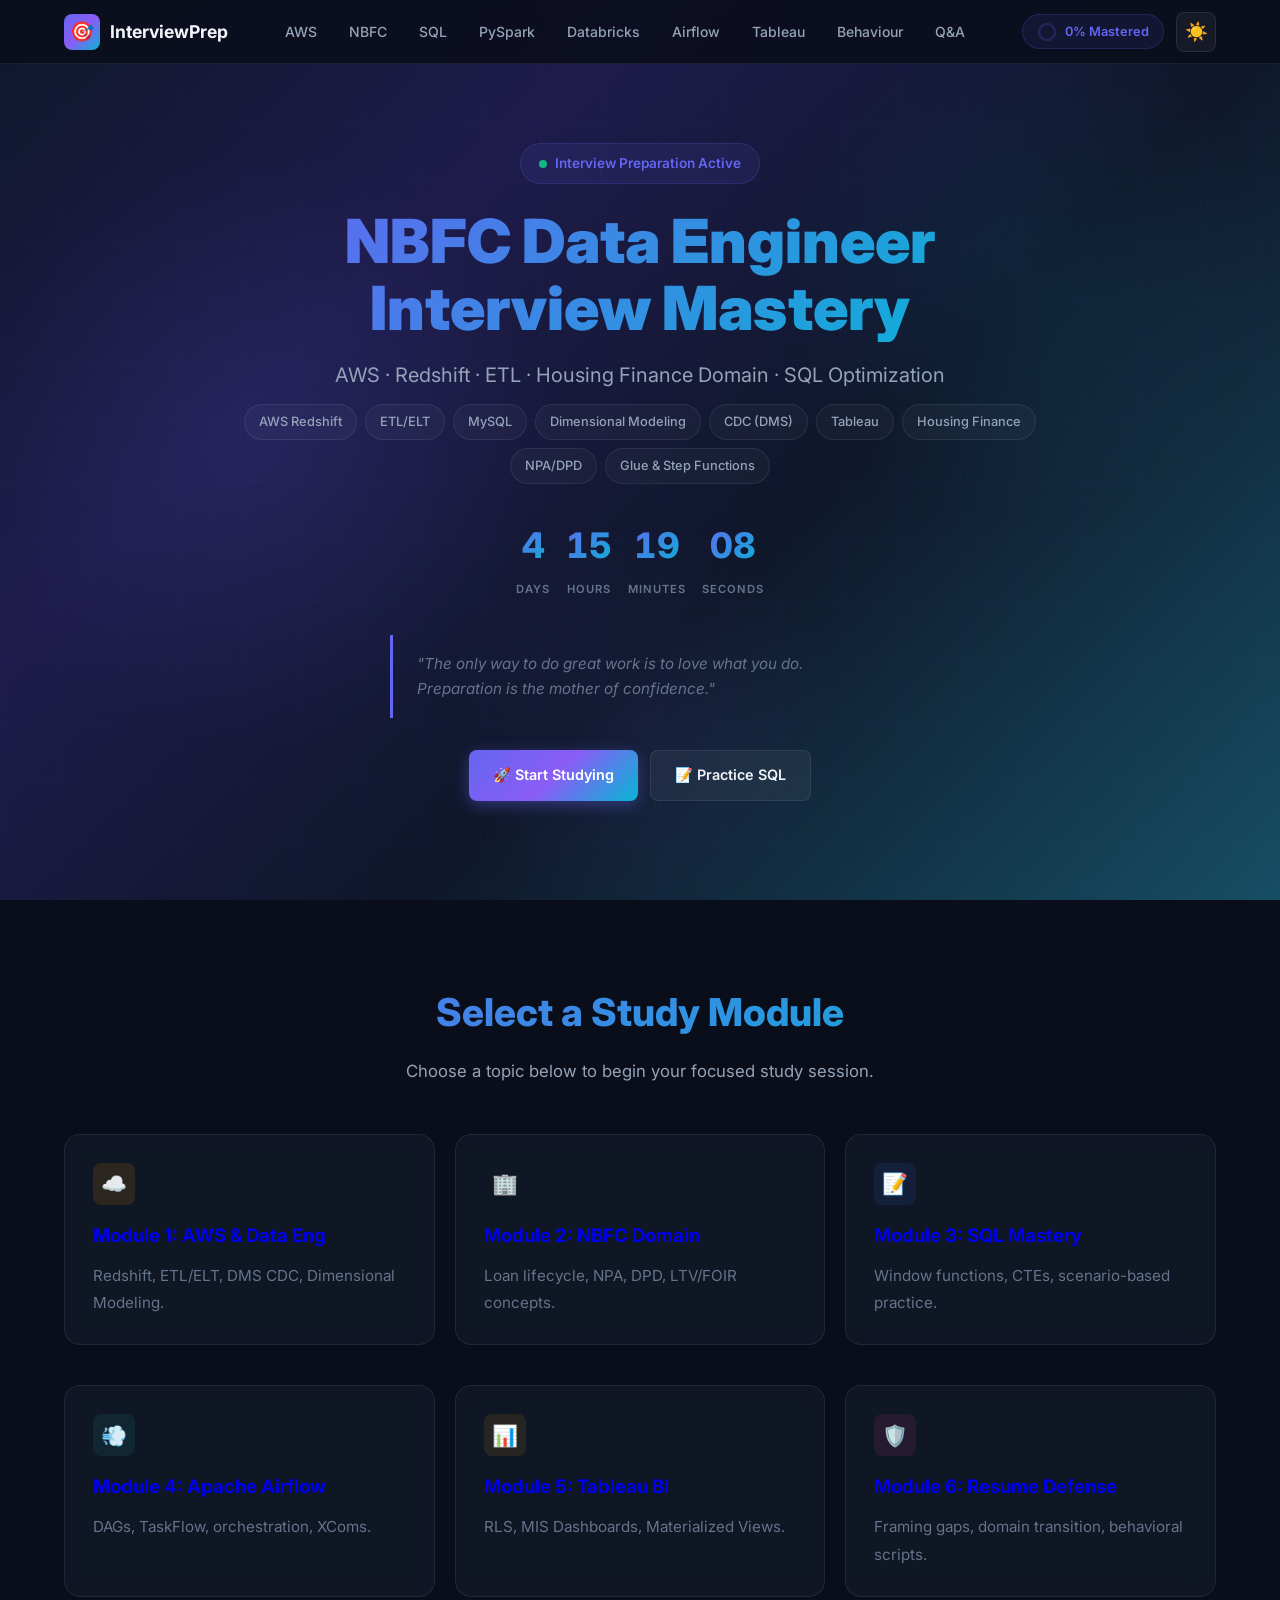
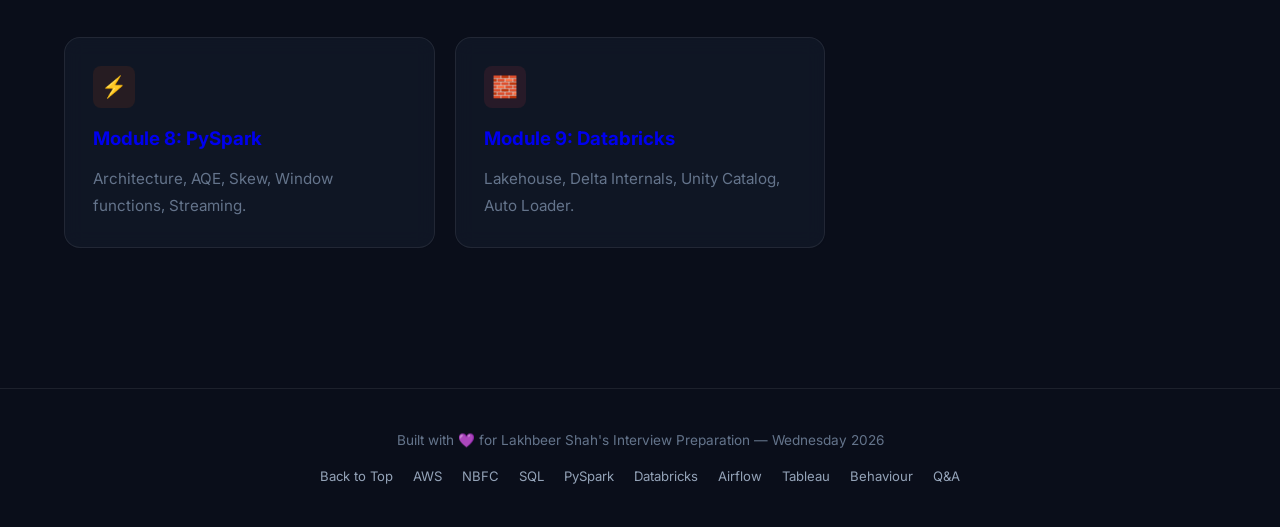
<file: index.html>
<!DOCTYPE html>
<html lang="en" data-theme="dark">

<head>
 <meta charset="UTF-8">
 <meta name="viewport" content="width=device-width, initial-scale=1.0">
 <meta name="description"
  content="Comprehensive Interview Prep Portal for Data Engineer role at NBFC Housing Finance — AWS Redshift, ETL, SQL, and Domain Knowledge.">
 <title>NBFC Data Engineer Interview Mastery | Prep Portal</title>
 <link rel="stylesheet" href="assets/css/styles.css">
</head>

<body>

 <!-- ===== NAVIGATION ===== -->
 <nav class="navbar" id="navbar">
  <div class="nav-content">
   <a href="index.html" class="nav-brand">
    <span class="brand-icon">🎯</span>
    <span>InterviewPrep</span>
   </a>

   <ul class="nav-links" id="navLinks">
    <li><a href="modules/aws.html">AWS</a></li>
    <li><a href="modules/domain.html">NBFC</a></li>
    <li><a href="modules/sql.html">SQL</a></li>
    <li><a href="modules/pyspark.html">PySpark</a></li>
    <li><a href="modules/databricks.html">Databricks</a></li>
    <li><a href="modules/airflow.html">Airflow</a></li>
    <li><a href="modules/tableau.html">Tableau</a></li>
    <li><a href="modules/behavioral.html">Behaviour</a></li>
    <li><a href="modules/interview.html">Q&amp;A</a></li>
   </ul>

   <div class="nav-actions">
    <div class="progress-badge">
     <svg class="progress-ring" viewBox="0 0 20 20">
      <circle cx="10" cy="10" r="8" fill="none" stroke="rgba(99,102,241,0.2)" stroke-width="2.5" />
      <circle id="progressRing" cx="10" cy="10" r="8" fill="none" stroke="#6366f1" stroke-width="2.5"
       stroke-dasharray="50.26" stroke-dashoffset="50.26" stroke-linecap="round" transform="rotate(-90 10 10)"
       style="transition: stroke-dashoffset 0.5s ease;" />
     </svg>
     <span id="progressText">0% Mastered</span>
    </div>
    <button class="theme-toggle" id="themeToggle" aria-label="Toggle theme">🌙</button>
    <button class="nav-toggle" id="navToggle" aria-label="Toggle menu">☰</button>
   </div>
  </div>
 </nav>

 <!-- ===== HERO SECTION ===== -->
 <section class="hero" id="hero">
  <div class="hero-grid"></div>
  <div class="hero-content">
   <div class="hero-badge">
    <span class="pulse"></span>
    Interview Preparation Active
   </div>

   <h1>NBFC Data Engineer<br>Interview Mastery</h1>
   <p class="hero-subtitle">AWS · Redshift · ETL · Housing Finance Domain · SQL Optimization</p>

   <div class="hero-tech-tags">
    <span class="tech-tag">AWS Redshift</span>
    <span class="tech-tag">ETL/ELT</span>
    <span class="tech-tag">MySQL</span>
    <span class="tech-tag">Dimensional Modeling</span>
    <span class="tech-tag">CDC (DMS)</span>
    <span class="tech-tag">Tableau</span>
    <span class="tech-tag">Housing Finance</span>
    <span class="tech-tag">NPA/DPD</span>
    <span class="tech-tag">Glue & Step Functions</span>
   </div>

   <div class="hero-countdown">
    <div class="countdown-item">
     <span class="countdown-value" id="cd-days">-</span>
     <span class="countdown-label">Days</span>
    </div>
    <div class="countdown-item">
     <span class="countdown-value" id="cd-hours">-</span>
     <span class="countdown-label">Hours</span>
    </div>
    <div class="countdown-item">
     <span class="countdown-value" id="cd-mins">-</span>
     <span class="countdown-label">Minutes</span>
    </div>
    <div class="countdown-item">
     <span class="countdown-value" id="cd-secs">-</span>
     <span class="countdown-label">Seconds</span>
    </div>
   </div>

   <blockquote class="hero-quote">
    "The only way to do great work is to love what you do. Preparation is the mother of confidence."
   </blockquote>

   <div class="hero-actions">
    <a href="modules/aws.html" class="btn btn-primary">🚀 Start Studying</a>
    <a href="modules/sql.html" class="btn btn-secondary">📝 Practice SQL</a>
   </div>
  </div>
 </section>

 <main>


  <section class="section" id="modules-grid">
   <div class="section-header animate-in">
    <h2>Select a Study Module</h2>
    <p>Choose a topic below to begin your focused study session.</p>
   </div>

   <div style="display:grid; grid-template-columns: repeat(auto-fit, minmax(280px, 1fr)); gap: 20px; margin-top: 30px;">
    <a href="modules/aws.html" class="content-card animate-in"
     style="text-decoration:none; display:block; transition:transform 0.3s;">
     <div class="subsection-icon aws-icon">☁️</div>
     <h3 style="margin-top:15px; color:var(--text-main);">Module 1: AWS & Data Eng</h3>
     <p style="color:var(--text-muted); margin-top:10px;">Redshift, ETL/ELT, DMS CDC, Dimensional Modeling.</p>
    </a>

    <a href="modules/domain.html" class="content-card animate-in"
     style="text-decoration:none; display:block; transition:transform 0.3s; transition-delay:0.1s;">
     <div class="subsection-icon check-icon">🏢</div>
     <h3 style="margin-top:15px; color:var(--text-main);">Module 2: NBFC Domain</h3>
     <p style="color:var(--text-muted); margin-top:10px;">Loan lifecycle, NPA, DPD, LTV/FOIR concepts.</p>
    </a>

    <a href="modules/sql.html" class="content-card animate-in"
     style="text-decoration:none; display:block; transition:transform 0.3s; transition-delay:0.2s;">
     <div class="subsection-icon kp-icon" style="background:rgba(59,130,246,0.1); color:#60a5fa;">📝</div>
     <h3 style="margin-top:15px; color:var(--text-main);">Module 3: SQL Mastery</h3>
     <p style="color:var(--text-muted); margin-top:10px;">Window functions, CTEs, scenario-based practice.</p>
    </a>

    <a href="modules/airflow.html" class="content-card animate-in"
     style="text-decoration:none; display:block; transition:transform 0.3s; transition-delay:0.3s;">
     <div class="subsection-icon aws-icon" style="background:rgba(20,184,166,0.1); color:#14b8a6;">💨</div>
     <h3 style="margin-top:15px; color:var(--text-main);">Module 4: Apache Airflow</h3>
     <p style="color:var(--text-muted); margin-top:10px;">DAGs, TaskFlow, orchestration, XComs.</p>
    </a>

    <a href="modules/tableau.html" class="content-card animate-in"
     style="text-decoration:none; display:block; transition:transform 0.3s; transition-delay:0.35s;">
     <div class="subsection-icon sql-icon" style="background:rgba(234,179,8,0.1); color:#eab308;">📊</div>
     <h3 style="margin-top:15px; color:var(--text-main);">Module 5: Tableau BI</h3>
     <p style="color:var(--text-muted); margin-top:10px;">RLS, MIS Dashboards, Materialized Views.</p>
    </a>

    <a href="modules/behavioral.html" class="content-card animate-in"
     style="text-decoration:none; display:block; transition:transform 0.3s; transition-delay:0.4s;">
     <div class="subsection-icon check-icon" style="background:rgba(236,72,153,0.1); color:#f472b6;">🛡️</div>
     <h3 style="margin-top:15px; color:var(--text-main);">Module 6: Resume Defense</h3>
     <p style="color:var(--text-muted); margin-top:10px;">Framing gaps, domain transition, behavioral scripts.</p>
    </a>

    <a href="modules/pyspark.html" class="content-card animate-in"
     style="text-decoration:none; display:block; transition:transform 0.3s; transition-delay:0.5s;">
     <div class="subsection-icon code-icon" style="background:rgba(234,88,12,0.1); color:#ea580c;">⚡</div>
     <h3 style="margin-top:15px; color:var(--text-main);">Module 8: PySpark</h3>
     <p style="color:var(--text-muted); margin-top:10px;">Architecture, AQE, Skew, Window functions, Streaming.</p>
    </a>

    <a href="modules/databricks.html" class="content-card animate-in"
     style="text-decoration:none; display:block; transition:transform 0.3s; transition-delay:0.6s;">
     <div class="subsection-icon code-icon" style="background:rgba(239,68,68,0.1); color:#ef4444;">🧱</div>
     <h3 style="margin-top:15px; color:var(--text-main);">Module 9: Databricks</h3>
     <p style="color:var(--text-muted); margin-top:10px;">Lakehouse, Delta Internals, Unity Catalog, Auto Loader.</p>
    </a>
   </div>
  </section>
 </main>

 <!-- ===== FOOTER ===== -->
<footer class="footer">
  <p>Built with 💜 for Lakhbeer Shah's Interview Preparation — Wednesday 2026</p>
  <div class="footer-links">
    <a href="#navbar">Back to Top</a>
    <a href="modules/aws.html">AWS</a>
    <a href="modules/domain.html">NBFC</a>
    <a href="modules/sql.html">SQL</a>
    <a href="modules/pyspark.html">PySpark</a>
    <a href="modules/databricks.html">Databricks</a>
    <a href="modules/airflow.html">Airflow</a>
    <a href="modules/tableau.html">Tableau</a>
    <a href="modules/behavioral.html">Behaviour</a>
    <a href="modules/interview.html">Q&amp;A</a>
  </div>
</footer>

 <script src="assets/js/script.js"></script>
</body>

</html>
</file>
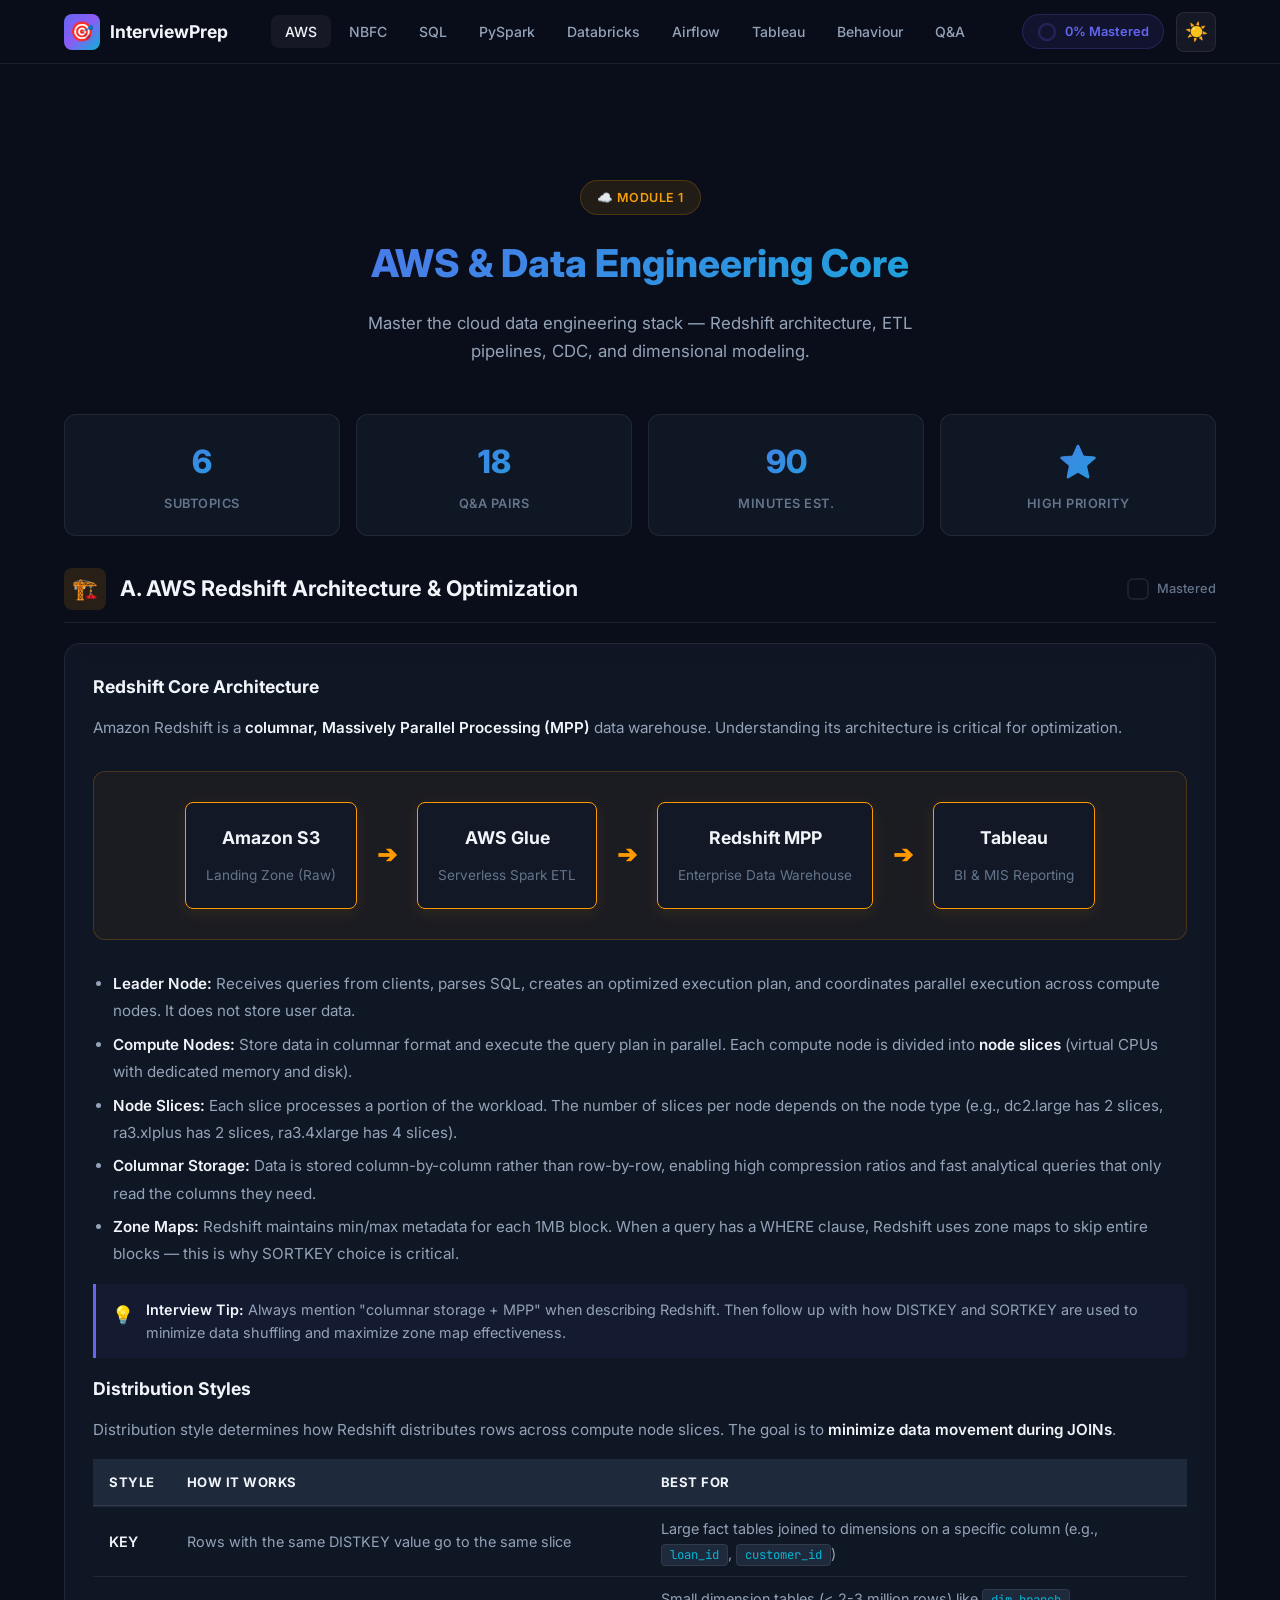
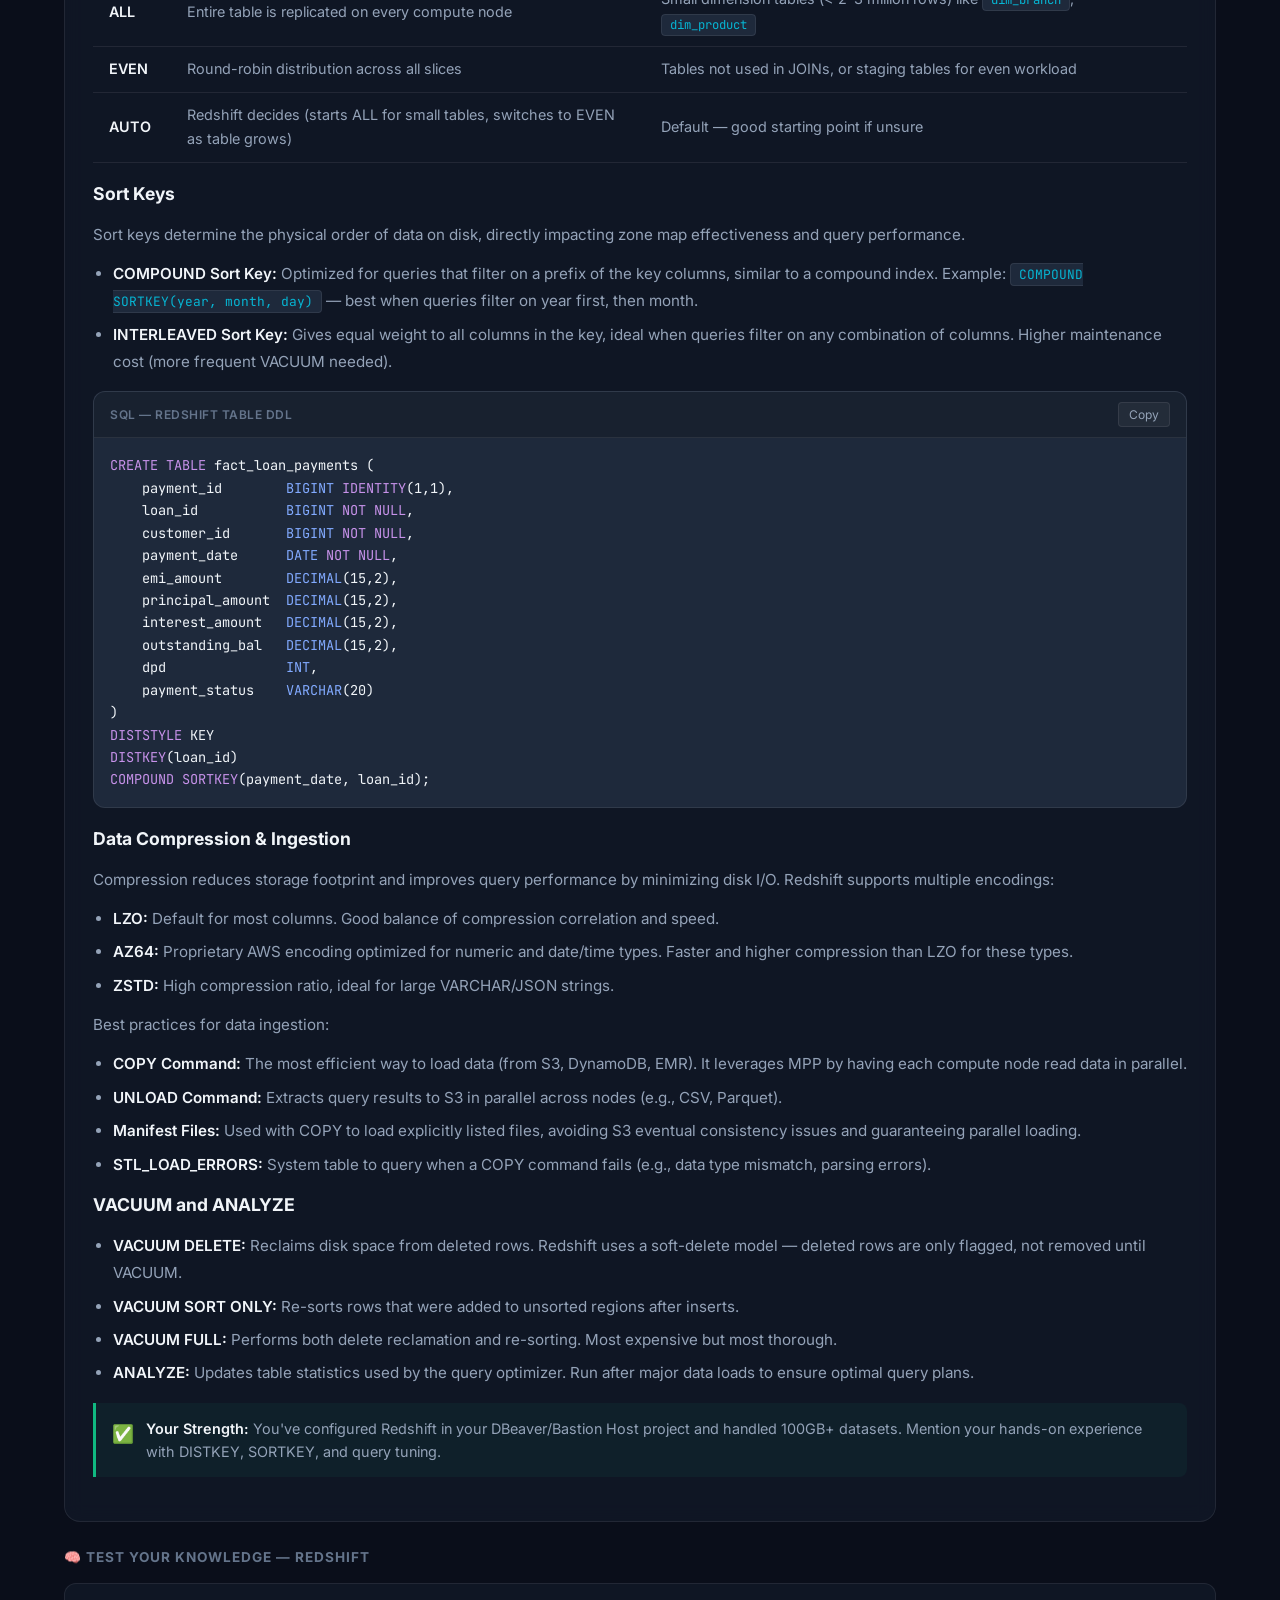
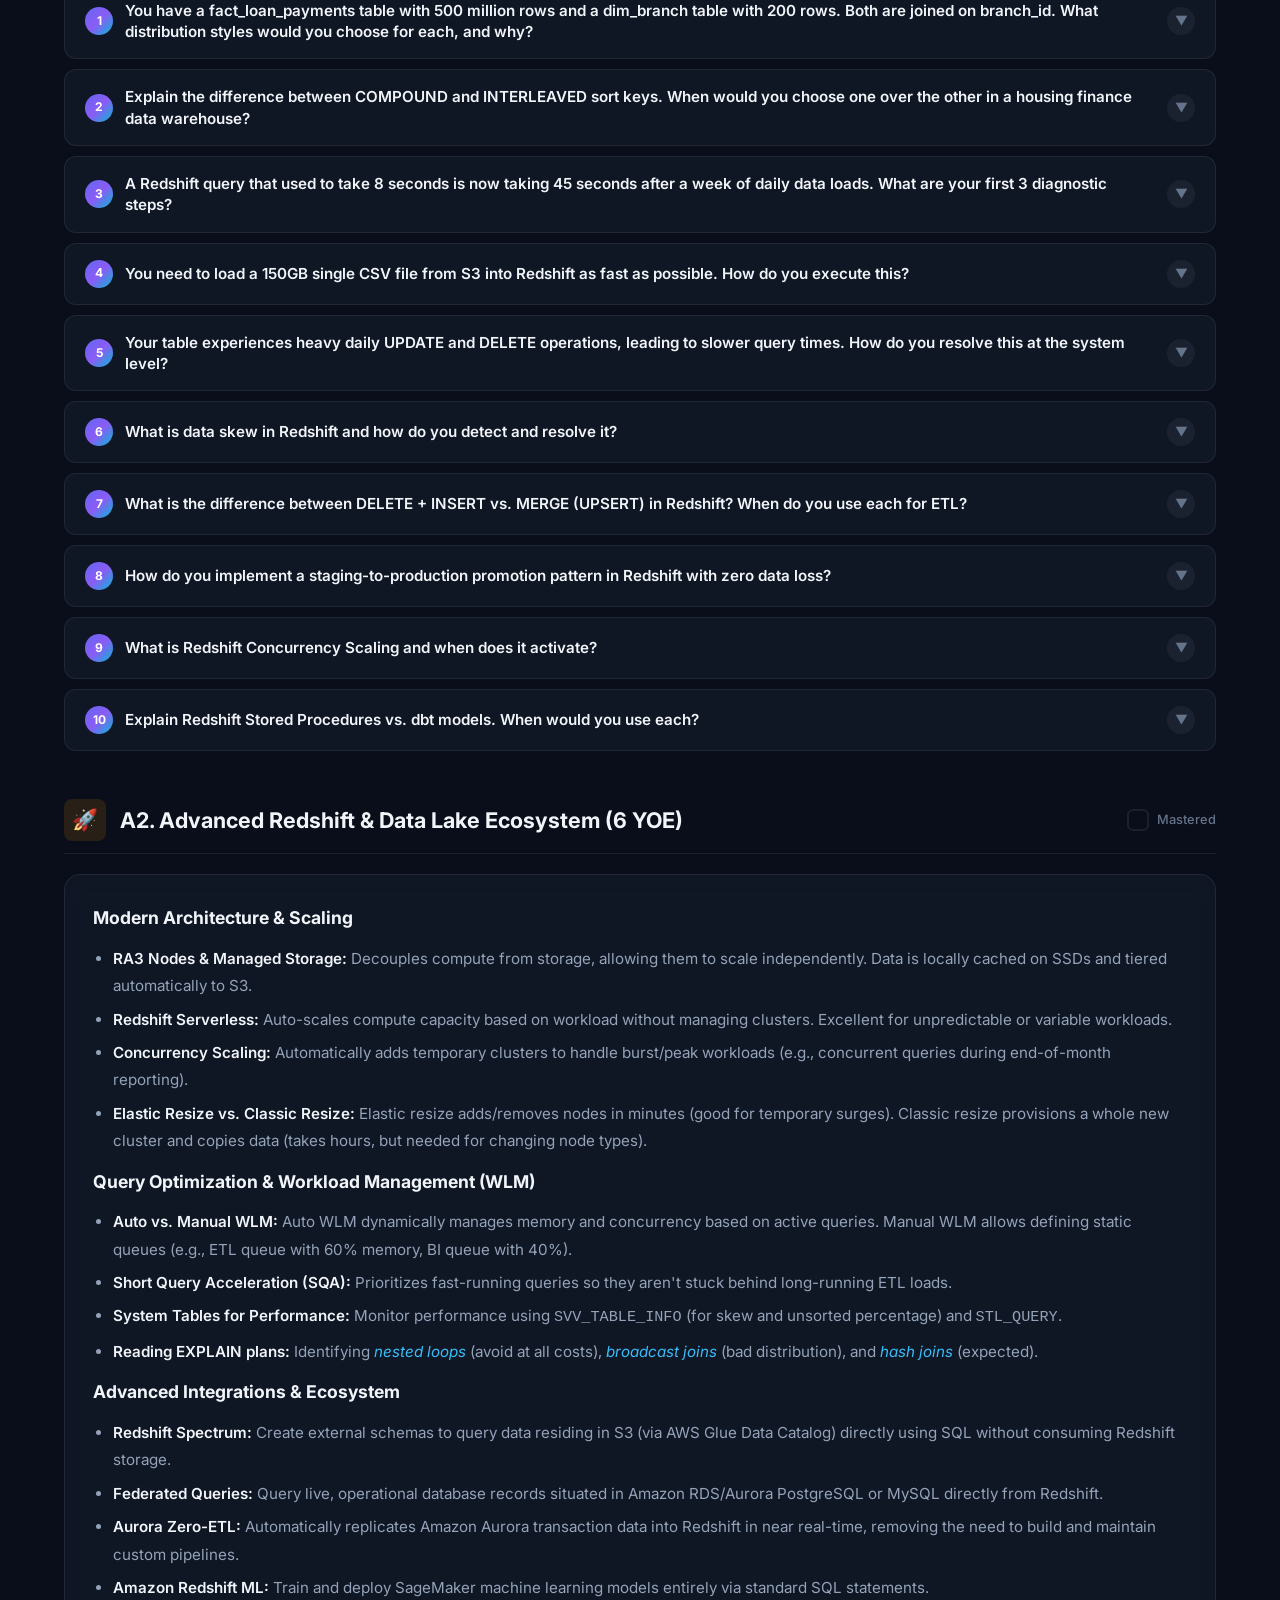
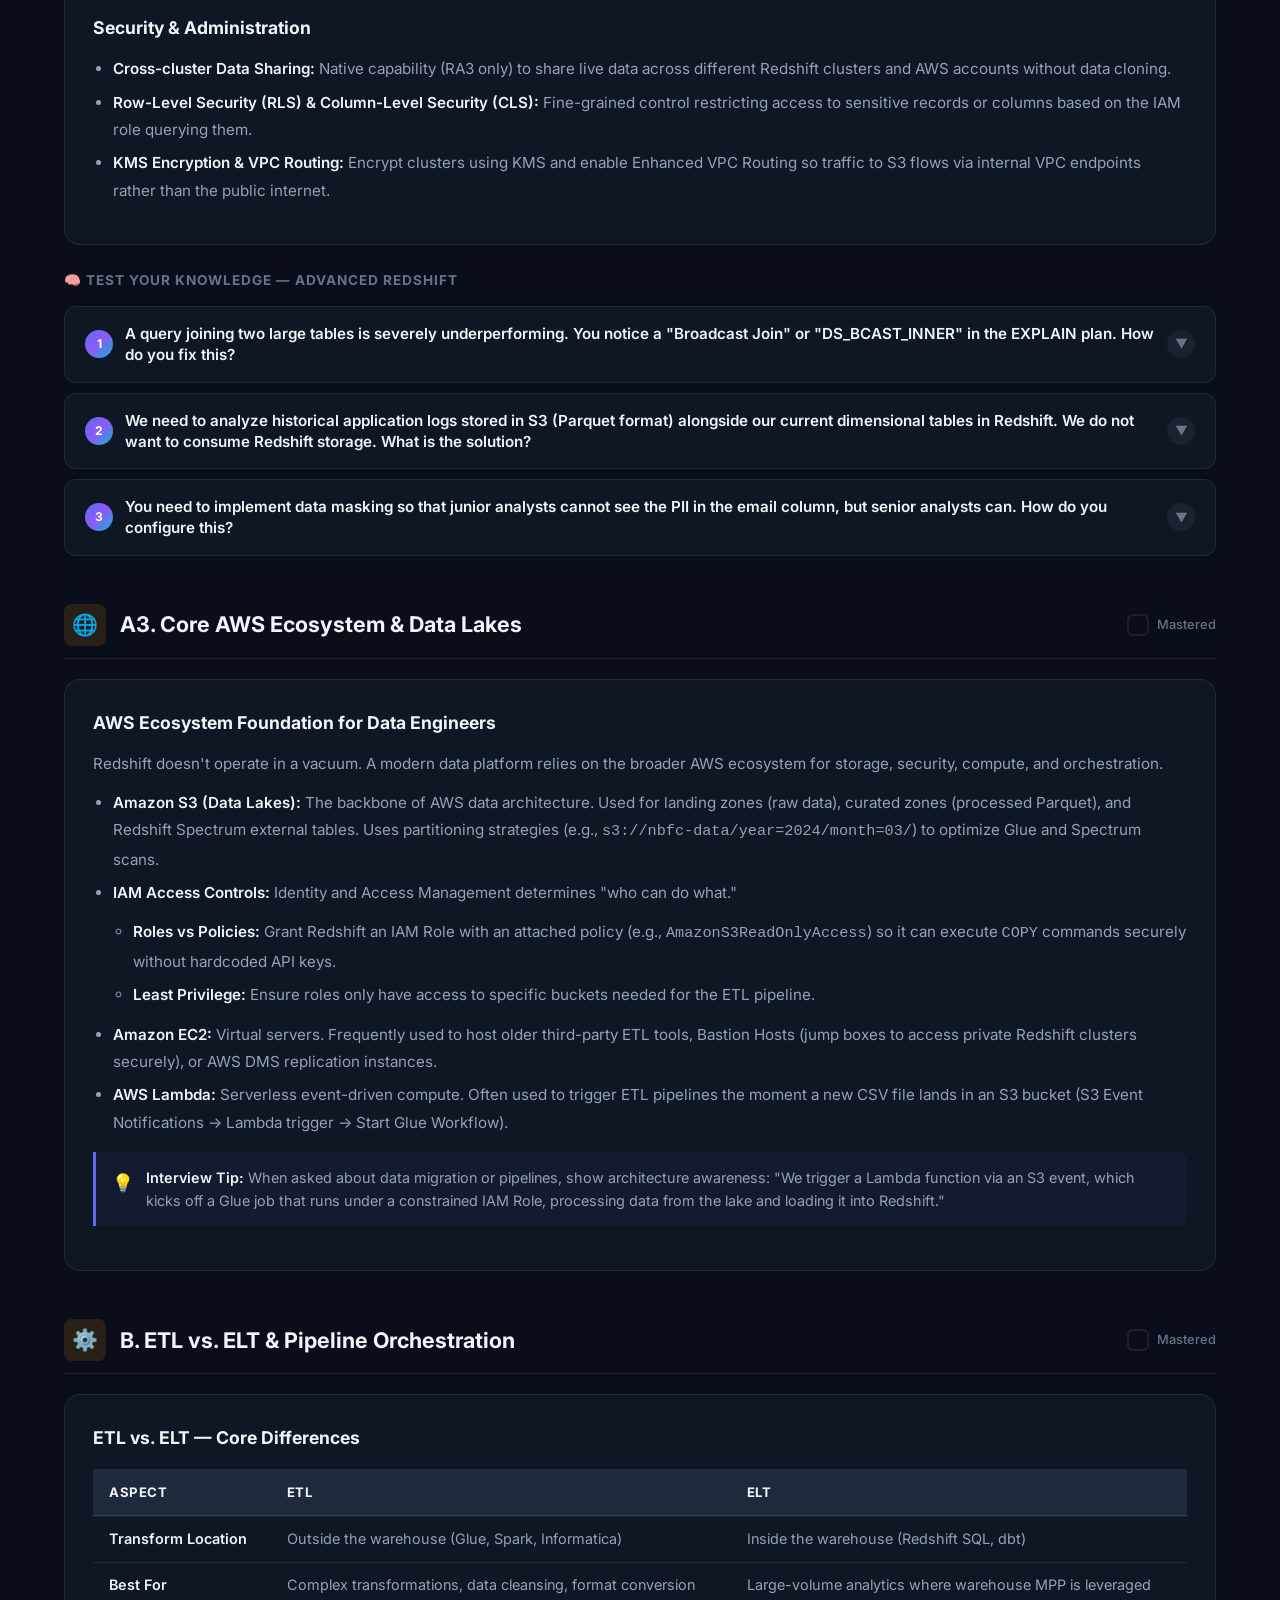
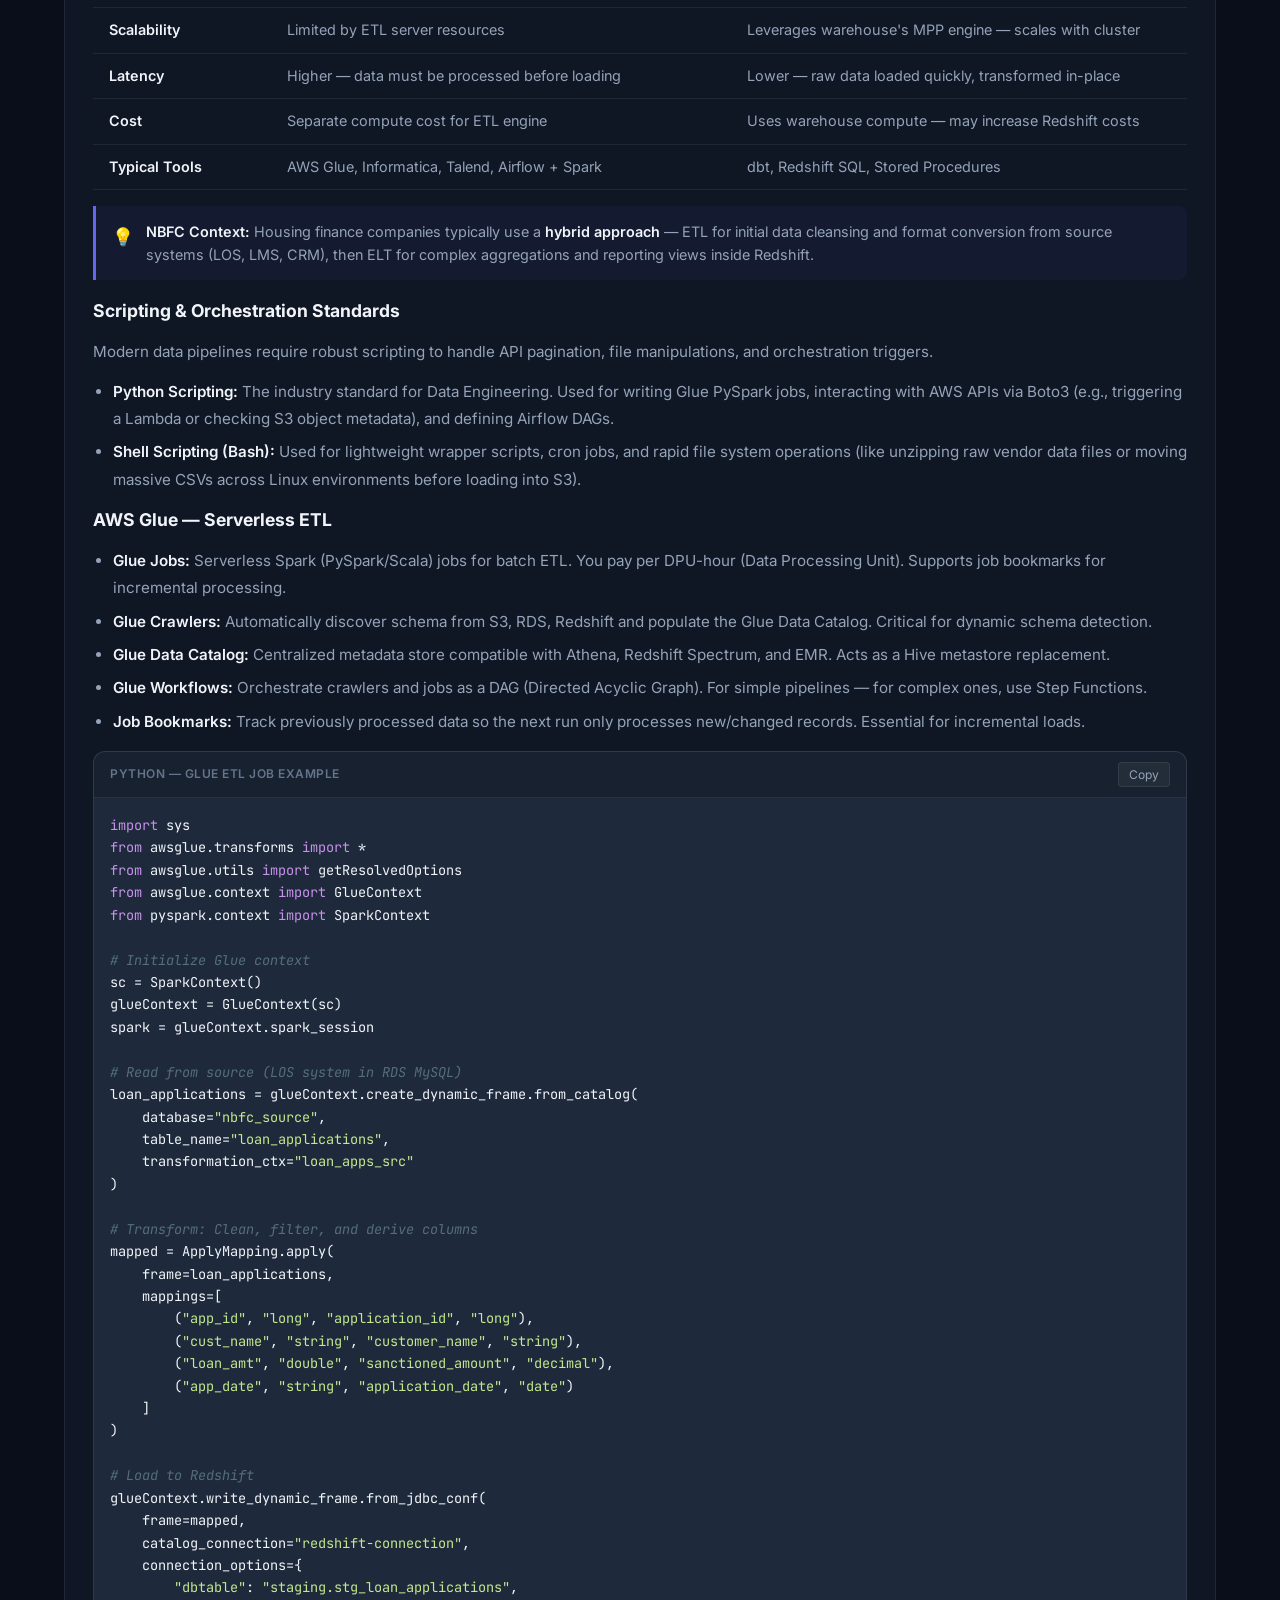
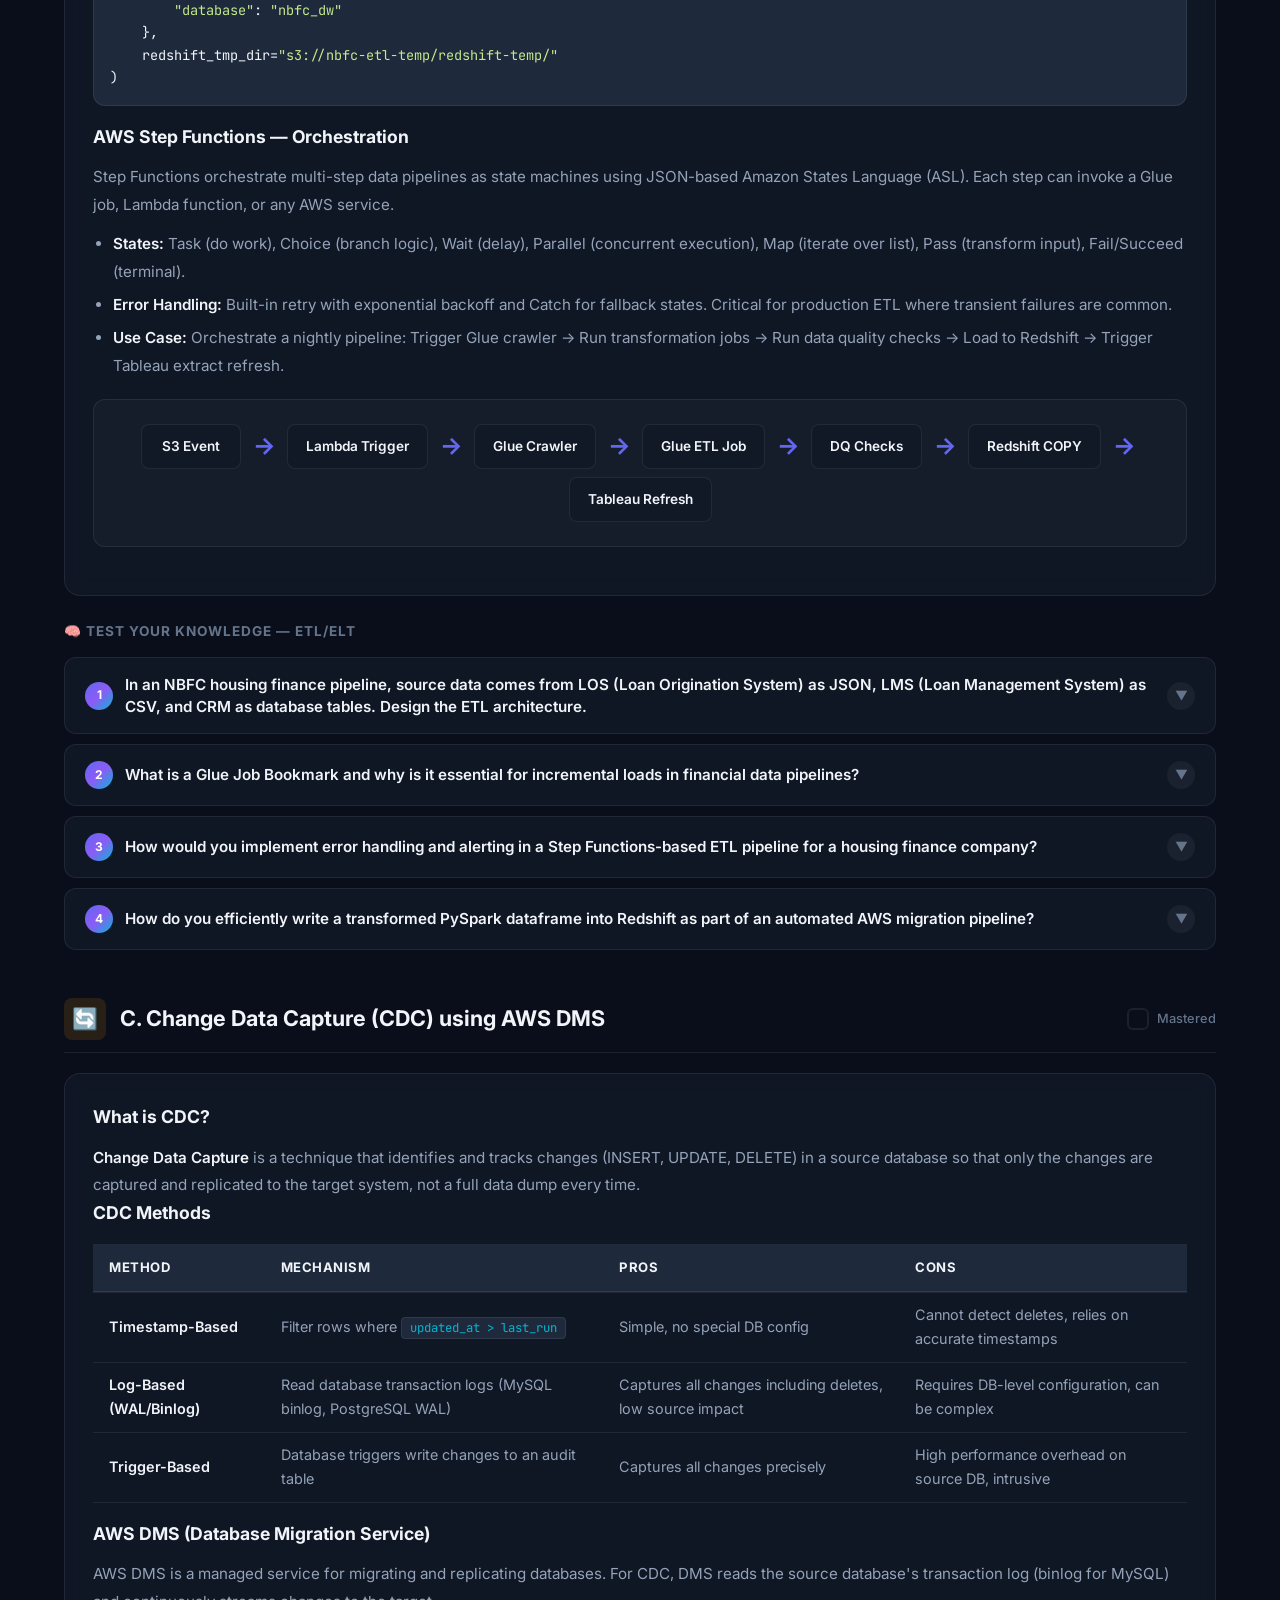
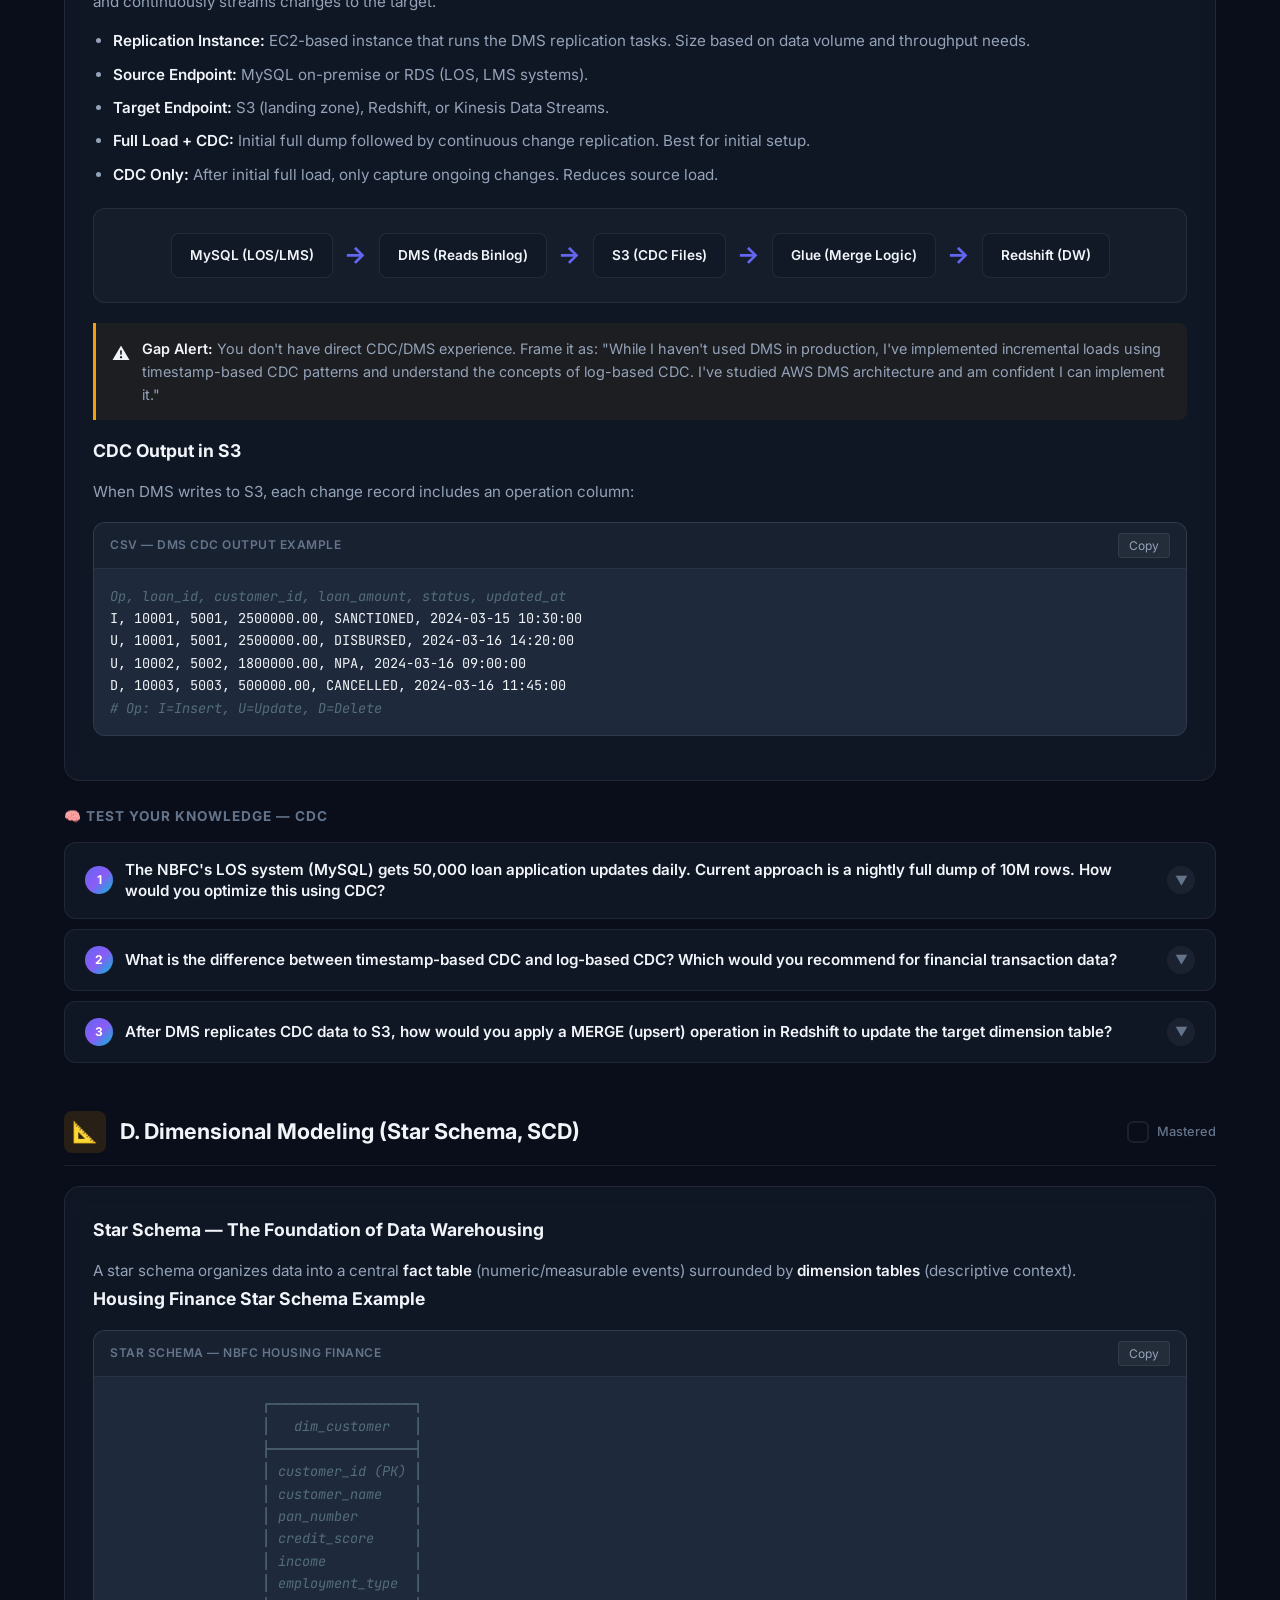
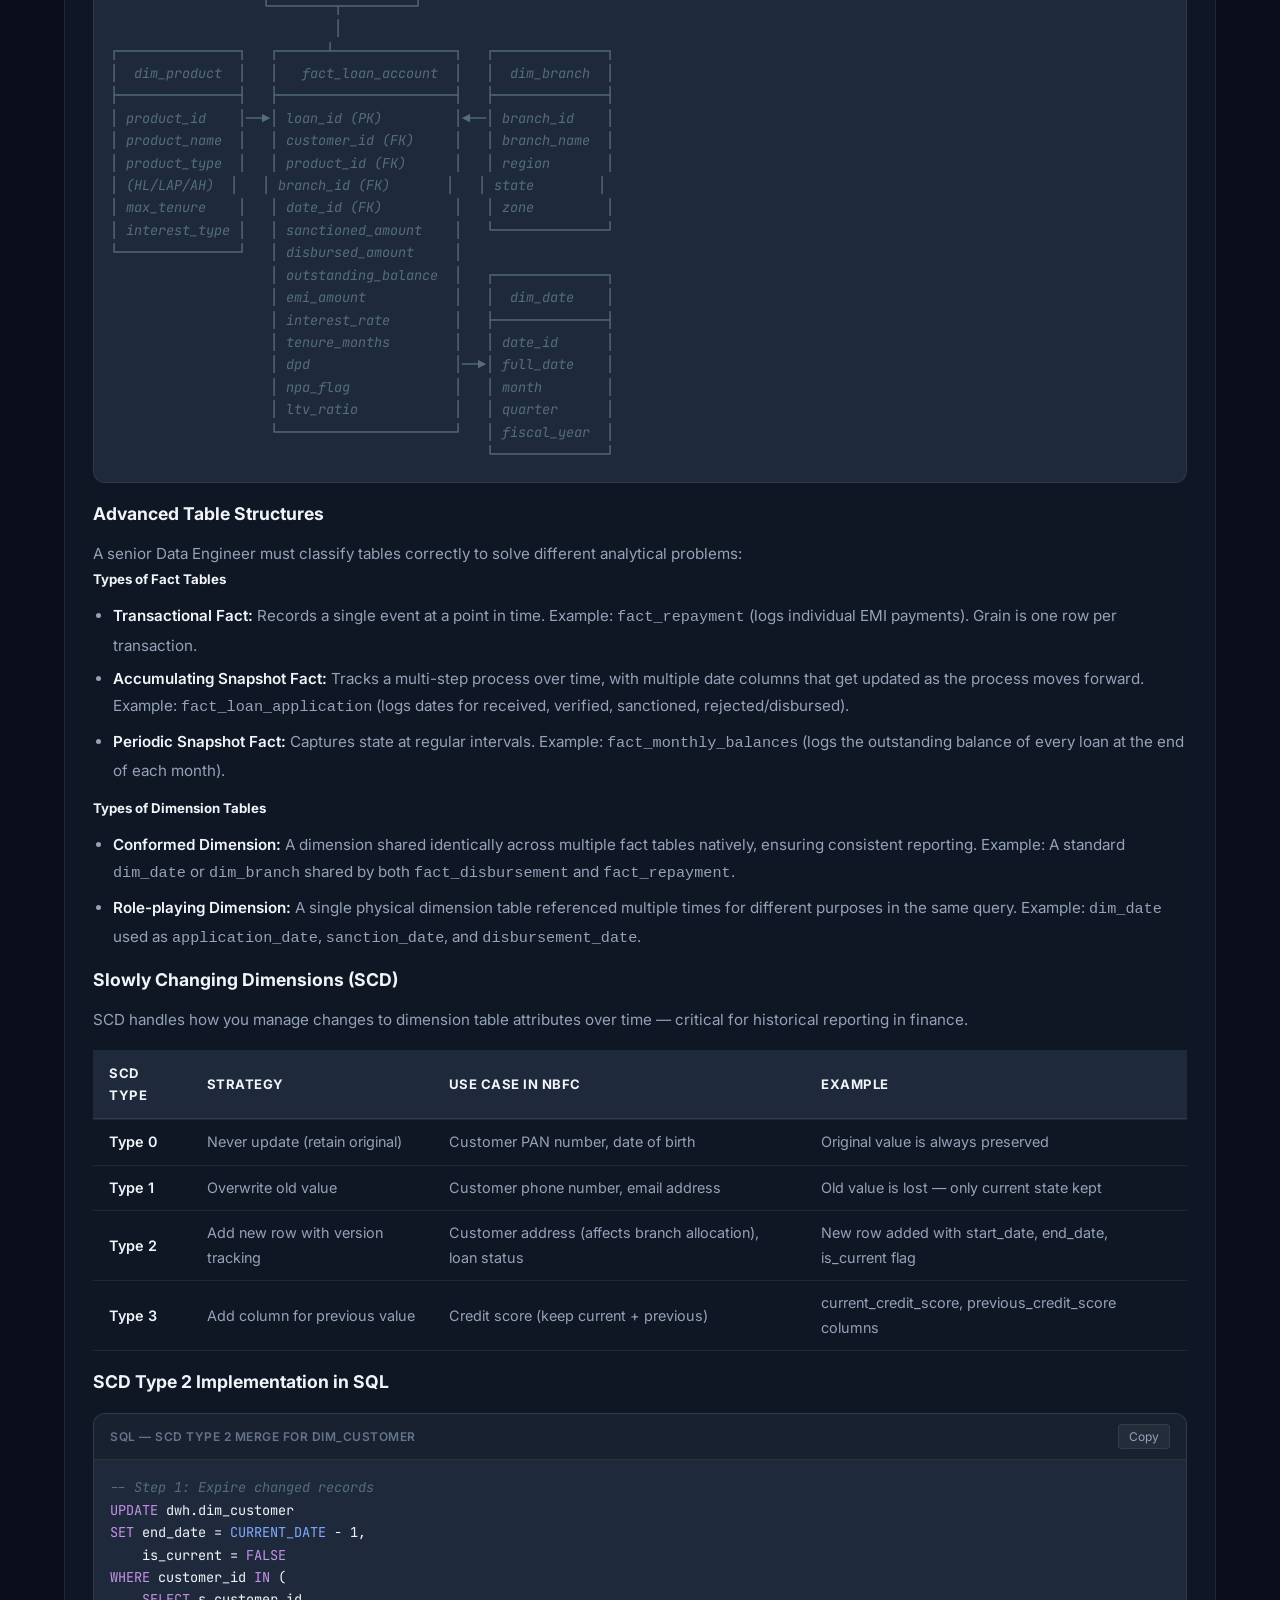
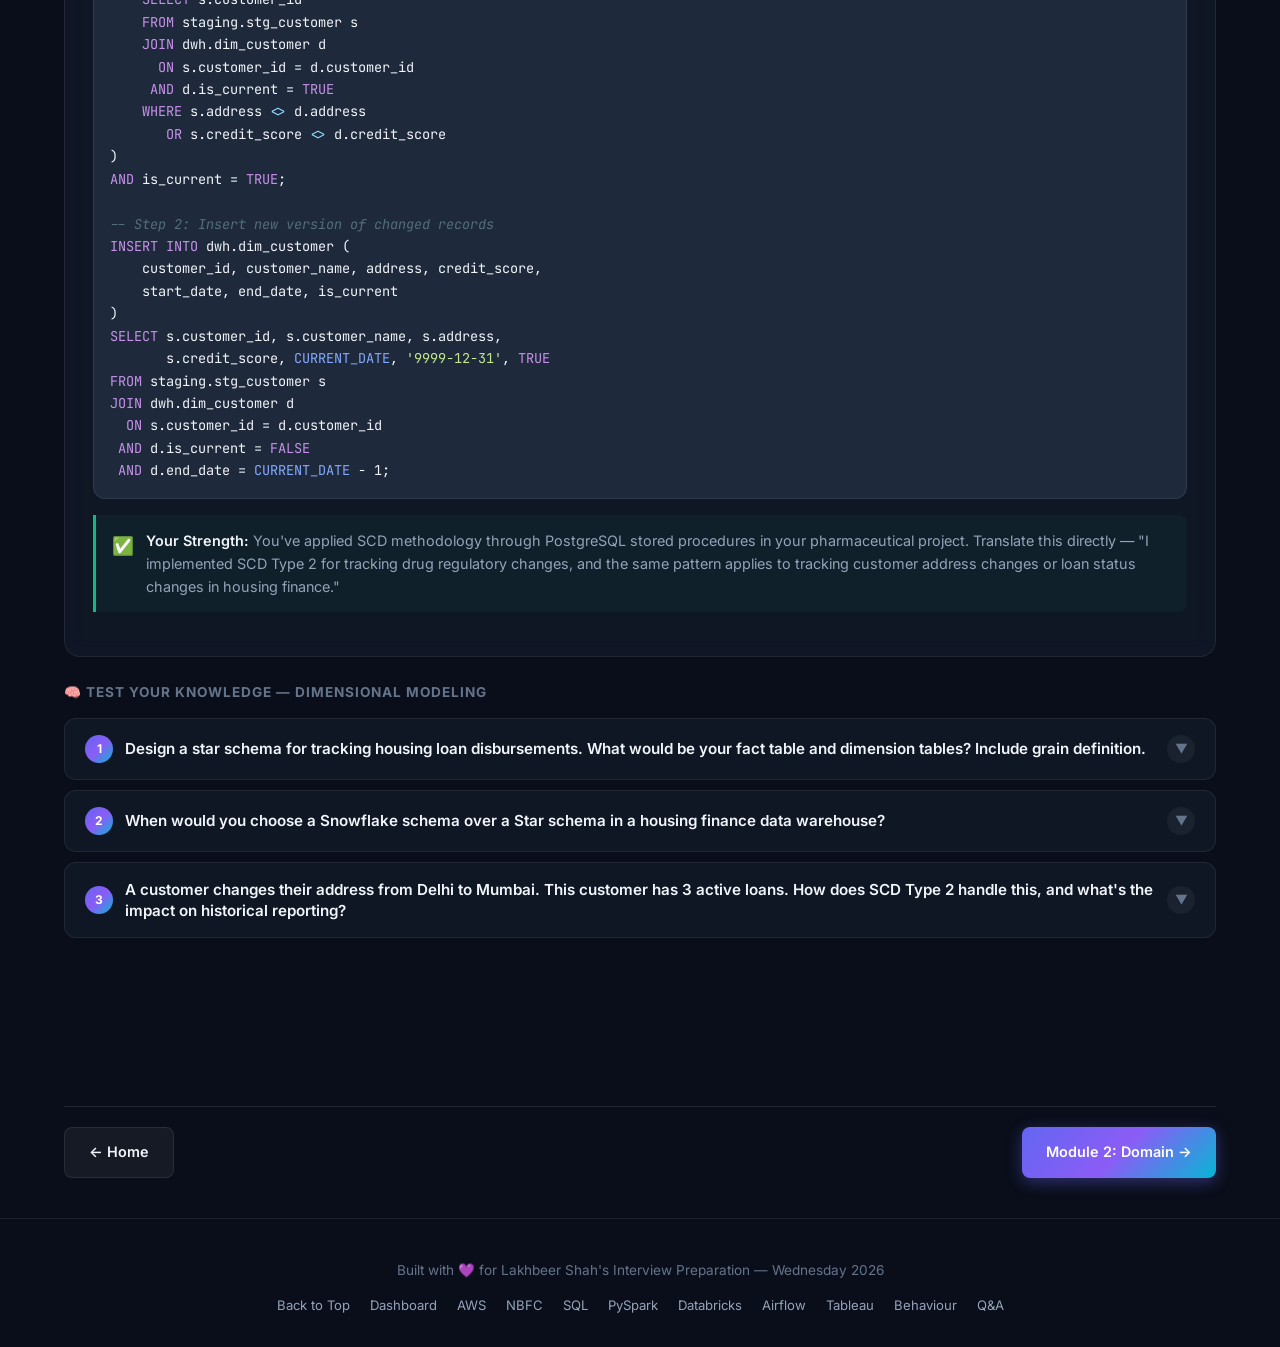
<file: modules/aws.html>
<!DOCTYPE html>
<html lang="en" data-theme="dark">
<head>
  <meta charset="UTF-8">
  <meta name="viewport" content="width=device-width, initial-scale=1.0">
  <meta name="description" content="Comprehensive Interview Prep Portal for Data Engineer role at NBFC Housing Finance — AWS Redshift, ETL, SQL, and Domain Knowledge.">
  <title>NBFC Data Engineer Interview Mastery | Prep Portal</title>
  <link rel="stylesheet" href="../assets/css/styles.css">
</head>
<body>

<!-- ===== NAVIGATION ===== -->
<nav class="navbar" id="navbar">
  <div class="nav-content">
    <a href="../index.html" class="nav-brand">
      <span class="brand-icon">🎯</span>
      <span>InterviewPrep</span>
    </a>

    <ul class="nav-links" id="navLinks">
      <li><a href="aws.html">AWS</a></li>
      <li><a href="domain.html">NBFC</a></li>
      <li><a href="sql.html">SQL</a></li>
      <li><a href="pyspark.html">PySpark</a></li>
      <li><a href="databricks.html">Databricks</a></li>
      <li><a href="airflow.html">Airflow</a></li>
      <li><a href="tableau.html">Tableau</a></li>
      <li><a href="behavioral.html">Behaviour</a></li>
      <li><a href="interview.html">Q&amp;A</a></li>
    </ul>

    <div class="nav-actions">
      <div class="progress-badge">
        <svg class="progress-ring" viewBox="0 0 20 20">
          <circle cx="10" cy="10" r="8" fill="none" stroke="rgba(99,102,241,0.2)" stroke-width="2.5"/>
          <circle id="progressRing" cx="10" cy="10" r="8" fill="none" stroke="#6366f1" stroke-width="2.5"
                  stroke-dasharray="50.26" stroke-dashoffset="50.26" stroke-linecap="round"
                  transform="rotate(-90 10 10)" style="transition: stroke-dashoffset 0.5s ease;"/>
        </svg>
        <span id="progressText">0% Mastered</span>
      </div>
      <button class="theme-toggle" id="themeToggle" aria-label="Toggle theme">🌙</button>
      <button class="nav-toggle" id="navToggle" aria-label="Toggle menu">☰</button>
    </div>
  </div>
</nav>


<main style="padding-top:100px;">
<!-- ============================================================ -->
<!-- MODULE 1: AWS & DATA ENGINEERING CORE                         -->
<!-- ============================================================ -->
<section class="section" id="module-aws">
  <div class="section-header animate-in">
    <span class="section-badge aws">☁️ Module 1</span>
    <h2>AWS & Data Engineering Core</h2>
    <p>Master the cloud data engineering stack — Redshift architecture, ETL pipelines, CDC, and dimensional modeling.</p>
  </div>

  <!-- Stats -->
  <div class="stats-row animate-in">
    <div class="stat-card">
      <div class="stat-value">6</div>
      <div class="stat-label">Subtopics</div>
    </div>
    <div class="stat-card">
      <div class="stat-value">18</div>
      <div class="stat-label">Q&A Pairs</div>
    </div>
    <div class="stat-card">
      <div class="stat-value">90</div>
      <div class="stat-label">Minutes Est.</div>
    </div>
    <div class="stat-card">
      <div class="stat-value">⭐</div>
      <div class="stat-label">High Priority</div>
    </div>
  </div>

  <!-- SUBTOPIC A: AWS Redshift Architecture & Optimization -->
  <div class="subsection animate-in" id="aws-redshift">
    <div class="subsection-header">
      <div class="subsection-icon aws-icon">🏗️</div>
      <h3>A. AWS Redshift Architecture & Optimization</h3>
      <label class="progress-check">
        <input type="checkbox" id="prog-aws-a">
        <span class="check-custom">✓</span>
        <span class="check-label">Mastered</span>
      </label>
    </div>

    <div class="content-card">
      <h4>Redshift Core Architecture</h4>
      <p>Amazon Redshift is a <strong>columnar, Massively Parallel Processing (MPP)</strong> data warehouse. Understanding its architecture is critical for optimization.</p>

      <!-- AWS PIPELINE DIAGRAM -->
      <div class="flow-diagram-container" style="background:rgba(255,153,0,0.05); border-color:rgba(255,153,0,0.2);">
        <div class="flow-node" style="border-color:#ff9900; box-shadow: 0 4px 15px rgba(255,153,0,0.1);">
          <span class="flow-node-title">Amazon S3</span>
          <span class="flow-node-desc">Landing Zone (Raw)</span>
        </div>
        <div class="flow-arrow" style="color:#ff9900">➔</div>
        <div class="flow-node" style="border-color:#ff9900; box-shadow: 0 4px 15px rgba(255,153,0,0.1);">
          <span class="flow-node-title">AWS Glue</span>
          <span class="flow-node-desc">Serverless Spark ETL</span>
        </div>
        <div class="flow-arrow" style="color:#ff9900">➔</div>
        <div class="flow-node" style="border-color:#ff9900; box-shadow: 0 4px 15px rgba(255,153,0,0.1);">
          <span class="flow-node-title">Redshift MPP</span>
          <span class="flow-node-desc">Enterprise Data Warehouse</span>
        </div>
        <div class="flow-arrow" style="color:#ff9900">➔</div>
        <div class="flow-node" style="border-color:#ff9900; box-shadow: 0 4px 15px rgba(255,153,0,0.1);">
          <span class="flow-node-title">Tableau</span>
          <span class="flow-node-desc">BI & MIS Reporting</span>
        </div>
      </div>

      <ul>
        <li><strong>Leader Node:</strong> Receives queries from clients, parses SQL, creates an optimized execution plan, and coordinates parallel execution across compute nodes. It does not store user data.</li>
        <li><strong>Compute Nodes:</strong> Store data in columnar format and execute the query plan in parallel. Each compute node is divided into <strong>node slices</strong> (virtual CPUs with dedicated memory and disk).</li>
        <li><strong>Node Slices:</strong> Each slice processes a portion of the workload. The number of slices per node depends on the node type (e.g., dc2.large has 2 slices, ra3.xlplus has 2 slices, ra3.4xlarge has 4 slices).</li>
        <li><strong>Columnar Storage:</strong> Data is stored column-by-column rather than row-by-row, enabling high compression ratios and fast analytical queries that only read the columns they need.</li>
        <li><strong>Zone Maps:</strong> Redshift maintains min/max metadata for each 1MB block. When a query has a WHERE clause, Redshift uses zone maps to skip entire blocks — this is why SORTKEY choice is critical.</li>
      </ul>

      <div class="key-point">
        <span class="kp-icon">💡</span>
        <span class="kp-text"><strong>Interview Tip:</strong> Always mention "columnar storage + MPP" when describing Redshift. Then follow up with how DISTKEY and SORTKEY are used to minimize data shuffling and maximize zone map effectiveness.</span>
      </div>

      <h4>Distribution Styles</h4>
      <p>Distribution style determines how Redshift distributes rows across compute node slices. The goal is to <strong>minimize data movement during JOINs</strong>.</p>

      <table class="data-table">
        <thead>
          <tr><th>Style</th><th>How It Works</th><th>Best For</th></tr>
        </thead>
        <tbody>
          <tr>
            <td><strong>KEY</strong></td>
            <td>Rows with the same DISTKEY value go to the same slice</td>
            <td>Large fact tables joined to dimensions on a specific column (e.g., <span class="inline-code">loan_id</span>, <span class="inline-code">customer_id</span>)</td>
          </tr>
          <tr>
            <td><strong>ALL</strong></td>
            <td>Entire table is replicated on every compute node</td>
            <td>Small dimension tables (< 2-3 million rows) like <span class="inline-code">dim_branch</span>, <span class="inline-code">dim_product</span></td>
          </tr>
          <tr>
            <td><strong>EVEN</strong></td>
            <td>Round-robin distribution across all slices</td>
            <td>Tables not used in JOINs, or staging tables for even workload</td>
          </tr>
          <tr>
            <td><strong>AUTO</strong></td>
            <td>Redshift decides (starts ALL for small tables, switches to EVEN as table grows)</td>
            <td>Default — good starting point if unsure</td>
          </tr>
        </tbody>
      </table>

      <h4>Sort Keys</h4>
      <p>Sort keys determine the physical order of data on disk, directly impacting zone map effectiveness and query performance.</p>
      <ul>
        <li><strong>COMPOUND Sort Key:</strong> Optimized for queries that filter on a prefix of the key columns, similar to a compound index. Example: <span class="inline-code">COMPOUND SORTKEY(year, month, day)</span> — best when queries filter on year first, then month.</li>
        <li><strong>INTERLEAVED Sort Key:</strong> Gives equal weight to all columns in the key, ideal when queries filter on any combination of columns. Higher maintenance cost (more frequent VACUUM needed).</li>
      </ul>

      <div class="code-block">
        <div class="code-header">
          <span class="code-lang">SQL — Redshift Table DDL</span>
          <button class="code-copy">Copy</button>
        </div>
        <pre><span class="token-keyword">CREATE TABLE</span> fact_loan_payments (
    payment_id        <span class="token-function">BIGINT</span> <span class="token-keyword">IDENTITY</span>(1,1),
    loan_id           <span class="token-function">BIGINT</span> <span class="token-keyword">NOT NULL</span>,
    customer_id       <span class="token-function">BIGINT</span> <span class="token-keyword">NOT NULL</span>,
    payment_date      <span class="token-function">DATE</span> <span class="token-keyword">NOT NULL</span>,
    emi_amount        <span class="token-function">DECIMAL</span>(15,2),
    principal_amount  <span class="token-function">DECIMAL</span>(15,2),
    interest_amount   <span class="token-function">DECIMAL</span>(15,2),
    outstanding_bal   <span class="token-function">DECIMAL</span>(15,2),
    dpd               <span class="token-function">INT</span>,
    payment_status    <span class="token-function">VARCHAR</span>(20)
)
<span class="token-keyword">DISTSTYLE</span> KEY
<span class="token-keyword">DISTKEY</span>(loan_id)
<span class="token-keyword">COMPOUND SORTKEY</span>(payment_date, loan_id);</pre>
      </div>

      <h4>Data Compression & Ingestion</h4>
      <p>Compression reduces storage footprint and improves query performance by minimizing disk I/O. Redshift supports multiple encodings:</p>
      <ul>
        <li><strong>LZO:</strong> Default for most columns. Good balance of compression correlation and speed.</li>
        <li><strong>AZ64:</strong> Proprietary AWS encoding optimized for numeric and date/time types. Faster and higher compression than LZO for these types.</li>
        <li><strong>ZSTD:</strong> High compression ratio, ideal for large VARCHAR/JSON strings.</li>
      </ul>
      <p>Best practices for data ingestion:</p>
      <ul>
        <li><strong>COPY Command:</strong> The most efficient way to load data (from S3, DynamoDB, EMR). It leverages MPP by having each compute node read data in parallel.</li>
        <li><strong>UNLOAD Command:</strong> Extracts query results to S3 in parallel across nodes (e.g., CSV, Parquet).</li>
        <li><strong>Manifest Files:</strong> Used with COPY to load explicitly listed files, avoiding S3 eventual consistency issues and guaranteeing parallel loading.</li>
        <li><strong>STL_LOAD_ERRORS:</strong> System table to query when a COPY command fails (e.g., data type mismatch, parsing errors).</li>
      </ul>

      <h4>VACUUM and ANALYZE</h4>
      <ul>
        <li><strong>VACUUM DELETE:</strong> Reclaims disk space from deleted rows. Redshift uses a soft-delete model — deleted rows are only flagged, not removed until VACUUM.</li>
        <li><strong>VACUUM SORT ONLY:</strong> Re-sorts rows that were added to unsorted regions after inserts.</li>
        <li><strong>VACUUM FULL:</strong> Performs both delete reclamation and re-sorting. Most expensive but most thorough.</li>
        <li><strong>ANALYZE:</strong> Updates table statistics used by the query optimizer. Run after major data loads to ensure optimal query plans.</li>
      </ul>

      <div class="key-point success">
        <span class="kp-icon">✅</span>
        <span class="kp-text"><strong>Your Strength:</strong> You've configured Redshift in your DBeaver/Bastion Host project and handled 100GB+ datasets. Mention your hands-on experience with DISTKEY, SORTKEY, and query tuning.</span>
      </div>
    </div>

    <!-- Q&A for Redshift -->
    <div class="qa-section">
      <div class="qa-section-title">🧠 Test Your Knowledge — Redshift</div>

      <div class="qa-item">
        <div class="qa-question">
          <span class="qa-q-number">1</span>
          <span class="qa-q-text">You have a fact_loan_payments table with 500 million rows and a dim_branch table with 200 rows. Both are joined on branch_id. What distribution styles would you choose for each, and why?</span>
          <span class="qa-toggle-icon">▼</span>
        </div>
        <div class="qa-answer">
          <div class="qa-answer-inner">
            <p><strong>Answer:</strong></p>
            <ul>
              <li><strong>fact_loan_payments → DISTSTYLE KEY, DISTKEY(branch_id)</strong> if branch_id is the primary join column across most queries. However, if this table is more commonly joined on <span class="inline-code">loan_id</span> or <span class="inline-code">customer_id</span>, keep the DISTKEY on that column instead.</li>
              <li><strong>dim_branch → DISTSTYLE ALL</strong> because it has only 200 rows. The entire table fits easily in memory of every slice. Redshift will replicate it on every node so JOINs are co-located — no network data shuffling required.</li>
            </ul>
            <p><strong>Why this matters:</strong> When the fact table's DISTKEY doesn't match the join column, Redshift must <strong>redistribute</strong> (shuffle) one of the tables across the network, which is extremely expensive at 500M rows. Using DISTSTYLE ALL on small dimensions eliminates this cost entirely since the data is already on every node.</p>
            <div class="key-point">
              <span class="kp-icon">💡</span>
              <span class="kp-text"><strong>Pro Tip:</strong> If the fact table is frequently joined on multiple columns (loan_id for payment queries, customer_id for customer queries), choose the most common join column as DISTKEY and use DISTSTYLE ALL for the other dimension tables.</span>
            </div>
          </div>
        </div>
      </div>

      <div class="qa-item">
        <div class="qa-question">
          <span class="qa-q-number">2</span>
          <span class="qa-q-text">Explain the difference between COMPOUND and INTERLEAVED sort keys. When would you choose one over the other in a housing finance data warehouse?</span>
          <span class="qa-toggle-icon">▼</span>
        </div>
        <div class="qa-answer">
          <div class="qa-answer-inner">
            <p><strong>COMPOUND Sort Key:</strong></p>
            <ul>
              <li>Works like a hierarchical index — optimized for queries that filter on the <strong>leftmost prefix</strong> of sort key columns.</li>
              <li>Example: <span class="inline-code">COMPOUND SORTKEY(payment_date, branch_id)</span> — excellent for "all payments in date range" but useless for "all payments for branch_id=5" without a date filter.</li>
              <li><strong>Lower maintenance:</strong> VACUUM is cheaper and less frequent.</li>
            </ul>
            <p><strong>INTERLEAVED Sort Key:</strong></p>
            <ul>
              <li>Gives <strong>equal weight</strong> to each column — any column can be independently filtered.</li>
              <li>Example: <span class="inline-code">INTERLEAVED SORTKEY(payment_date, branch_id, product_type)</span> — works well for "all payments for branch_id=5" even without a date filter.</li>
              <li><strong>Higher maintenance:</strong> VACUUM REINDEX is expensive and must be run more frequently.</li>
            </ul>
            <p><strong>Housing Finance Recommendation:</strong> Use <strong>COMPOUND</strong> for most fact tables since financial queries are almost always filtered by date range first (e.g., "show me March 2024 disbursements"). Use INTERLEAVED only for tables where ad-hoc queries with unpredictable filter combinations are common, like an exploratory analytics table.</p>
          </div>
        </div>
      </div>

      <div class="qa-item">
        <div class="qa-question">
          <span class="qa-q-number">3</span>
          <span class="qa-q-text">A Redshift query that used to take 8 seconds is now taking 45 seconds after a week of daily data loads. What are your first 3 diagnostic steps?</span>
          <span class="qa-toggle-icon">▼</span>
        </div>
        <div class="qa-answer">
          <div class="qa-answer-inner">
            <p><strong>Step 1: Check unsorted rows percentage</strong></p>
            <div class="code-block">
              <div class="code-header"><span class="code-lang">SQL</span><button class="code-copy">Copy</button></div>
              <pre><span class="token-keyword">SELECT</span> <span class="token-string">"table"</span>, unsorted, vacuum_sort_benefit
<span class="token-keyword">FROM</span> svv_table_info
<span class="token-keyword">WHERE</span> <span class="token-string">"table"</span> = <span class="token-string">'fact_loan_payments'</span>;</pre>
            </div>
            <p>If <span class="inline-code">unsorted</span> is > 20%, the zone maps are ineffective and Redshift is scanning unnecessary blocks. <strong>Fix:</strong> Run <span class="inline-code">VACUUM SORT ONLY fact_loan_payments;</span></p>
            <p><strong>Step 2: Check stale statistics</strong></p>
            <div class="code-block">
              <div class="code-header"><span class="code-lang">SQL</span><button class="code-copy">Copy</button></div>
              <pre><span class="token-keyword">SELECT</span> <span class="token-string">"table"</span>, stats_off
<span class="token-keyword">FROM</span> svv_table_info
<span class="token-keyword">WHERE</span> <span class="token-string">"table"</span> = <span class="token-string">'fact_loan_payments'</span>;</pre>
            </div>
            <p>If <span class="inline-code">stats_off</span> is high (> 10), the query optimizer is making bad decisions. <strong>Fix:</strong> Run <span class="inline-code">ANALYZE fact_loan_payments;</span></p>
            <p><strong>Step 3: Check the query execution plan</strong></p>
            <div class="code-block">
              <div class="code-header"><span class="code-lang">SQL</span><button class="code-copy">Copy</button></div>
              <pre><span class="token-keyword">EXPLAIN</span> <span class="token-keyword">SELECT</span> ...your query...;</pre>
            </div>
            <p>Look for <span class="inline-code">DS_BCAST_INNER</span> (broadcasting a large table) or <span class="inline-code">DS_DIST_ALL_INNER</span> (redistributing data) — these are red flags indicating improper distribution. Also check <span class="inline-code">STL_ALERT_EVENT_LOG</span> for Redshift-generated performance alerts.</p>
          </div>
        </div>
      </div>

      <div class="qa-item">
        <div class="qa-question">
          <span class="qa-q-number">4</span>
          <span class="qa-q-text">You need to load a 150GB single CSV file from S3 into Redshift as fast as possible. How do you execute this?</span>
          <span class="qa-toggle-icon">▼</span>
        </div>
        <div class="qa-answer">
          <div class="qa-answer-inner">
            <p>Never load a single massive file; it forces a single compute node slice to do all the work and completely bypasses the MPP architecture.</p>
            <p><strong>Solution:</strong> Split the file into multiples of the number of slices in your cluster (e.g., 64 or 128 smaller files). Compress the files using gzip or bzip2, and issue a single COPY command using a manifest file or prefix. Redshift will automatically divide the work across all slices to load the data in parallel.</p>
            <div class="code-block">
              <div class="code-header"><span class="code-lang">SQL</span><button class="code-copy">Copy</button></div>
              <pre><span class="token-keyword">COPY</span> target_table
<span class="token-keyword">FROM</span> <span class="token-string">'s3://my-bucket/split-files-prefix/'</span>
IAM_ROLE <span class="token-string">'arn:aws:iam::123456789012:role/MyRedshiftRole'</span>
CSV GZIP;</pre>
            </div>
          </div>
        </div>
      </div>

      <div class="qa-item">
        <div class="qa-question">
          <span class="qa-q-number">5</span>
          <span class="qa-q-text">Your table experiences heavy daily UPDATE and DELETE operations, leading to slower query times. How do you resolve this at the system level?</span>
          <span class="qa-toggle-icon">▼</span>
        </div>
        <div class="qa-answer">
          <div class="qa-answer-inner">
            <p>Redshift uses a soft-delete mechanism (tombstoning), meaning deleted rows or old versions of newly updated rows are not immediately removed from disk. This wastes block storage space and forces Redshift to scan more blocks than necessary, slowing down queries.</p>
            <p><strong>Solution:</strong> Run VACUUM to reclaim space and re-sort rows, then run ANALYZE to update query planner statistics.</p>
            <div class="code-block">
              <div class="code-header"><span class="code-lang">SQL</span><button class="code-copy">Copy</button></div>
              <pre><span class="token-keyword">VACUUM DELETE ONLY</span> target_table;
<span class="token-keyword">ANALYZE</span> target_table;</pre>
            </div>
          </div>
        </div>
      </div>

      <div class="qa-item">
        <div class="qa-question">
          <span class="qa-q-number">6</span>
          <span class="qa-q-text">What is data skew in Redshift and how do you detect and resolve it?</span>
          <span class="qa-toggle-icon">▼</span>
        </div>
        <div class="qa-answer">
          <div class="qa-answer-inner">
            <p><strong>Data skew</strong> occurs when one compute node slice has significantly more data than others due to a poor DISTKEY choice (e.g., using a low-cardinality column like <code>status</code> with only 3 values).</p>
            <p><strong>Detection:</strong></p>
            <div class="code-block">
              <div class="code-header"><span class="code-lang">SQL</span><button class="code-copy">Copy</button></div>
              <pre><span class="token-keyword">SELECT</span> <span class="token-string">"table"</span>, skew_rows, skew_sortkey1
<span class="token-keyword">FROM</span> svv_table_info
<span class="token-keyword">WHERE</span> skew_rows > <span class="token-number">4.0</span>; <span class="token-comment">-- Ratio > 4x means heavy skew</span></pre>
            </div>
            <p><strong>Fix:</strong> Change DISTKEY to a high-cardinality column like <code>loan_id</code> or <code>customer_id</code>. If no single column provides even distribution, switch to <code>DISTSTYLE EVEN</code>.</p>
          </div>
        </div>
      </div>

      <div class="qa-item">
        <div class="qa-question">
          <span class="qa-q-number">7</span>
          <span class="qa-q-text">What is the difference between DELETE + INSERT vs. MERGE (UPSERT) in Redshift? When do you use each for ETL?</span>
          <span class="qa-toggle-icon">▼</span>
        </div>
        <div class="qa-answer">
          <div class="qa-answer-inner">
            <table class="data-table">
              <thead><tr><th>Approach</th><th>How</th><th>Best For</th></tr></thead>
              <tbody>
                <tr><td><strong>DELETE + INSERT</strong></td><td>Delete matching rows from target, then INSERT all rows from staging</td><td>Full/incremental fact table loads</td></tr>
                <tr><td><strong>MERGE</strong></td><td>Single SQL that UPDATEs existing / INSERTs new rows</td><td>SCD Type 1 dimension updates</td></tr>
              </tbody>
            </table>
            <p><strong>NBFC context:</strong> Use <code>MERGE</code> for dimensions (e.g., <code>dim_customer</code> where address changes). Use <code>DELETE + INSERT</code> for fact tables where you reload entire partitions.</p>
          </div>
        </div>
      </div>

      <div class="qa-item">
        <div class="qa-question">
          <span class="qa-q-number">8</span>
          <span class="qa-q-text">How do you implement a staging-to-production promotion pattern in Redshift with zero data loss?</span>
          <span class="qa-toggle-icon">▼</span>
        </div>
        <div class="qa-answer">
          <div class="qa-answer-inner">
            <p><strong>The atomic transaction pattern:</strong></p>
            <ol>
              <li>COPY raw data from S3 into <code>staging.stg_table</code></li>
              <li>Run DQ checks (null, duplicate, count reconciliation)</li>
              <li>If DQ passes → <code>BEGIN TRANSACTION</code></li>
              <li><code>DELETE FROM dwh.target WHERE load_date = '{{ ds }}'</code></li>
              <li><code>INSERT INTO dwh.target SELECT * FROM staging.stg_table</code></li>
              <li><code>COMMIT</code> — both succeed or both roll back</li>
            </ol>
            <p><strong>Why:</strong> If INSERT fails halfway, the DELETE rolls back too — preventing data loss. Non-negotiable for financial data.</p>
          </div>
        </div>
      </div>

      <div class="qa-item">
        <div class="qa-question">
          <span class="qa-q-number">9</span>
          <span class="qa-q-text">What is Redshift Concurrency Scaling and when does it activate?</span>
          <span class="qa-toggle-icon">▼</span>
        </div>
        <div class="qa-answer">
          <div class="qa-answer-inner">
            <p><strong>Concurrency Scaling</strong> automatically adds transient clusters when queries start queuing beyond the main cluster's capacity.</p>
            <p><strong>NBFC scenario:</strong> At 9 AM, 50+ analysts open Tableau while nightly ETL is still running VACUUM. Without concurrency scaling, BI queries queue for 10+ minutes. With it, transient clusters absorb the BI load seamlessly.</p>
            <p><strong>Cost:</strong> You get 1 hour/day free per provisioned node. Additional usage is billed per-second.</p>
          </div>
        </div>
      </div>

      <div class="qa-item">
        <div class="qa-question">
          <span class="qa-q-number">10</span>
          <span class="qa-q-text">Explain Redshift Stored Procedures vs. dbt models. When would you use each?</span>
          <span class="qa-toggle-icon">▼</span>
        </div>
        <div class="qa-answer">
          <div class="qa-answer-inner">
            <table class="data-table">
              <thead><tr><th>Feature</th><th>Stored Procedures</th><th>dbt Models</th></tr></thead>
              <tbody>
                <tr><td><strong>Language</strong></td><td>PL/pgSQL (loops, IF/ELSE, transactions)</td><td>Pure SQL + Jinja templating</td></tr>
                <tr><td><strong>Testing</strong></td><td>Hard to unit test</td><td>Built-in (unique, not_null, relationships)</td></tr>
                <tr><td><strong>Version Control</strong></td><td>Difficult — lives in DB</td><td>Native Git — every model is a .sql file</td></tr>
                <tr><td><strong>Best For</strong></td><td>Complex DML (SCD2 merges, multi-step transactions)</td><td>Analytics layer views/summary tables</td></tr>
              </tbody>
            </table>
            <p><strong>Recommendation:</strong> Stored procedures for ETL core logic needing transactions. dbt for building the analytics layer that Tableau consumes.</p>
          </div>
        </div>
      </div>
    </div>
  </div>

  <!-- SUBTOPIC A2: Advanced Redshift & Data Lake Ecosystem -->
  <div class="subsection animate-in" id="aws-redshift-advanced">
    <div class="subsection-header">
      <div class="subsection-icon aws-icon">🚀</div>
      <h3>A2. Advanced Redshift & Data Lake Ecosystem (6 YOE)</h3>
      <label class="progress-check">
        <input type="checkbox" id="prog-aws-a2">
        <span class="check-custom">✓</span>
        <span class="check-label">Mastered</span>
      </label>
    </div>

    <div class="content-card">
      <h4>Modern Architecture & Scaling</h4>
      <ul>
        <li><strong>RA3 Nodes & Managed Storage:</strong> Decouples compute from storage, allowing them to scale independently. Data is locally cached on SSDs and tiered automatically to S3.</li>
        <li><strong>Redshift Serverless:</strong> Auto-scales compute capacity based on workload without managing clusters. Excellent for unpredictable or variable workloads.</li>
        <li><strong>Concurrency Scaling:</strong> Automatically adds temporary clusters to handle burst/peak workloads (e.g., concurrent queries during end-of-month reporting).</li>
        <li><strong>Elastic Resize vs. Classic Resize:</strong> Elastic resize adds/removes nodes in minutes (good for temporary surges). Classic resize provisions a whole new cluster and copies data (takes hours, but needed for changing node types).</li>
      </ul>

      <h4>Query Optimization & Workload Management (WLM)</h4>
      <ul>
        <li><strong>Auto vs. Manual WLM:</strong> Auto WLM dynamically manages memory and concurrency based on active queries. Manual WLM allows defining static queues (e.g., ETL queue with 60% memory, BI queue with 40%).</li>
        <li><strong>Short Query Acceleration (SQA):</strong> Prioritizes fast-running queries so they aren't stuck behind long-running ETL loads.</li>
        <li><strong>System Tables for Performance:</strong> Monitor performance using <code>SVV_TABLE_INFO</code> (for skew and unsorted percentage) and <code>STL_QUERY</code>.</li>
        <li><strong>Reading EXPLAIN plans:</strong> Identifying <em>nested loops</em> (avoid at all costs), <em>broadcast joins</em> (bad distribution), and <em>hash joins</em> (expected).</li>
      </ul>

      <h4>Advanced Integrations & Ecosystem</h4>
      <ul>
        <li><strong>Redshift Spectrum:</strong> Create external schemas to query data residing in S3 (via AWS Glue Data Catalog) directly using SQL without consuming Redshift storage.</li>
        <li><strong>Federated Queries:</strong> Query live, operational database records situated in Amazon RDS/Aurora PostgreSQL or MySQL directly from Redshift.</li>
        <li><strong>Aurora Zero-ETL:</strong> Automatically replicates Amazon Aurora transaction data into Redshift in near real-time, removing the need to build and maintain custom pipelines.</li>
        <li><strong>Amazon Redshift ML:</strong> Train and deploy SageMaker machine learning models entirely via standard SQL statements.</li>
      </ul>

      <h4>Security & Administration</h4>
      <ul>
        <li><strong>Cross-cluster Data Sharing:</strong> Native capability (RA3 only) to share live data across different Redshift clusters and AWS accounts without data cloning.</li>
        <li><strong>Row-Level Security (RLS) & Column-Level Security (CLS):</strong> Fine-grained control restricting access to sensitive records or columns based on the IAM role querying them.</li>
        <li><strong>KMS Encryption & VPC Routing:</strong> Encrypt clusters using KMS and enable Enhanced VPC Routing so traffic to S3 flows via internal VPC endpoints rather than the public internet.</li>
      </ul>
    </div>

    <!-- Q&A for Advanced Redshift -->
    <div class="qa-section">
      <div class="qa-section-title">🧠 Test Your Knowledge — Advanced Redshift</div>

      <div class="qa-item">
        <div class="qa-question">
          <span class="qa-q-number">1</span>
          <span class="qa-q-text">A query joining two large tables is severely underperforming. You notice a "Broadcast Join" or "DS_BCAST_INNER" in the EXPLAIN plan. How do you fix this?</span>
          <span class="qa-toggle-icon">▼</span>
        </div>
        <div class="qa-answer">
          <div class="qa-answer-inner">
            <p>A broadcast join means an entire table is being sent over the network to all compute nodes, causing massive network I/O. This occurs when joined tables are not distributed on the joining key.</p>
            <p><strong>Solution:</strong> Change the Distribution Style of both tables to KEY and use the joining column as the DISTKEY. This enables a <strong>Collocated Join</strong> where matching rows already reside on the same exact compute slice, preventing network data shifting.</p>
            <div class="code-block">
              <div class="code-header"><span class="code-lang">SQL</span><button class="code-copy">Copy</button></div>
              <pre><span class="token-keyword">ALTER TABLE</span> table_name
<span class="token-keyword">ALTER DISTSTYLE KEY DISTKEY</span> (join_column);</pre>
            </div>
          </div>
        </div>
      </div>

      <div class="qa-item">
        <div class="qa-question">
          <span class="qa-q-number">2</span>
          <span class="qa-q-text">We need to analyze historical application logs stored in S3 (Parquet format) alongside our current dimensional tables in Redshift. We do not want to consume Redshift storage. What is the solution?</span>
          <span class="qa-toggle-icon">▼</span>
        </div>
        <div class="qa-answer">
          <div class="qa-answer-inner">
            <p>Use <strong>Redshift Spectrum</strong>. You create an external schema tied to the AWS Glue Data Catalog, define an external table pointing to the S3 bucket, and write standard SQL to join it directly with your local internal Redshift tables.</p>
            <div class="code-block">
              <div class="code-header"><span class="code-lang">SQL</span><button class="code-copy">Copy</button></div>
              <pre><span class="token-keyword">CREATE EXTERNAL SCHEMA</span> spectrum_schema
<span class="token-keyword">FROM DATA CATALOG</span>
DATABASE <span class="token-string">'glue_log_db'</span>
IAM_ROLE <span class="token-string">'arn:aws:iam::123456789012:role/SpectrumRole'</span>;

<span class="token-keyword">SELECT</span> d.region, <span class="token-function">count</span>(l.error_code) 
<span class="token-keyword">FROM</span> local_dim_table d
<span class="token-keyword">JOIN</span> spectrum_schema.historical_logs l <span class="token-keyword">ON</span> d.id = l.device_id
<span class="token-keyword">GROUP BY</span> d.region;</pre>
            </div>
          </div>
        </div>
      </div>

      <div class="qa-item">
        <div class="qa-question">
          <span class="qa-q-number">3</span>
          <span class="qa-q-text">You need to implement data masking so that junior analysts cannot see the PII in the email column, but senior analysts can. How do you configure this?</span>
          <span class="qa-toggle-icon">▼</span>
        </div>
        <div class="qa-answer">
          <div class="qa-answer-inner">
            <p>Use <strong>Column-Level Security (CLS)</strong>. You explicitly grant column-level permissions to the senior role, and deny or withhold it from the junior role.</p>
            <div class="code-block">
              <div class="code-header"><span class="code-lang">SQL</span><button class="code-copy">Copy</button></div>
              <pre><span class="token-keyword">GRANT SELECT</span> (id, name, purchase_date)
<span class="token-keyword">ON</span> customer_table <span class="token-keyword">TO</span> junior_analyst_role;

<span class="token-keyword">GRANT SELECT</span> (id, name, email, purchase_date)
<span class="token-keyword">ON</span> customer_table <span class="token-keyword">TO</span> senior_analyst_role;</pre>
            </div>
          </div>
        </div>
      </div>
    </div>
  </div>

  <!-- SUBTOPIC A3: Core AWS Ecosystem & Data Lakes -->
  <div class="subsection animate-in" id="aws-ecosystem">
    <div class="subsection-header">
      <div class="subsection-icon aws-icon">🌐</div>
      <h3>A3. Core AWS Ecosystem & Data Lakes</h3>
      <label class="progress-check">
        <input type="checkbox" id="prog-aws-a3">
        <span class="check-custom">✓</span>
        <span class="check-label">Mastered</span>
      </label>
    </div>

    <div class="content-card">
      <h4>AWS Ecosystem Foundation for Data Engineers</h4>
      <p>Redshift doesn't operate in a vacuum. A modern data platform relies on the broader AWS ecosystem for storage, security, compute, and orchestration.</p>
      
      <ul>
        <li><strong>Amazon S3 (Data Lakes):</strong> The backbone of AWS data architecture. Used for landing zones (raw data), curated zones (processed Parquet), and Redshift Spectrum external tables. Uses partitioning strategies (e.g., <code>s3://nbfc-data/year=2024/month=03/</code>) to optimize Glue and Spectrum scans.</li>
        <li><strong>IAM Access Controls:</strong> Identity and Access Management determines "who can do what."
          <ul>
            <li><strong>Roles vs Policies:</strong> Grant Redshift an IAM Role with an attached policy (e.g., <code>AmazonS3ReadOnlyAccess</code>) so it can execute <code>COPY</code> commands securely without hardcoded API keys.</li>
            <li><strong>Least Privilege:</strong> Ensure roles only have access to specific buckets needed for the ETL pipeline.</li>
          </ul>
        </li>
        <li><strong>Amazon EC2:</strong> Virtual servers. Frequently used to host older third-party ETL tools, Bastion Hosts (jump boxes to access private Redshift clusters securely), or AWS DMS replication instances.</li>
        <li><strong>AWS Lambda:</strong> Serverless event-driven compute. Often used to trigger ETL pipelines the moment a new CSV file lands in an S3 bucket (S3 Event Notifications → Lambda trigger → Start Glue Workflow).</li>
      </ul>

      <div class="key-point">
        <span class="kp-icon">💡</span>
        <span class="kp-text"><strong>Interview Tip:</strong> When asked about data migration or pipelines, show architecture awareness: "We trigger a Lambda function via an S3 event, which kicks off a Glue job that runs under a constrained IAM Role, processing data from the lake and loading it into Redshift."</span>
      </div>
    </div>
  </div>

  <!-- SUBTOPIC B: ETL vs. ELT & Pipeline Orchestration -->
  <div class="subsection animate-in" id="aws-etl">
    <div class="subsection-header">
      <div class="subsection-icon aws-icon">⚙️</div>
      <h3>B. ETL vs. ELT & Pipeline Orchestration</h3>
      <label class="progress-check">
        <input type="checkbox" id="prog-aws-b">
        <span class="check-custom">✓</span>
        <span class="check-label">Mastered</span>
      </label>
    </div>

    <div class="content-card">
      <h4>ETL vs. ELT — Core Differences</h4>
      <table class="data-table">
        <thead>
          <tr><th>Aspect</th><th>ETL</th><th>ELT</th></tr>
        </thead>
        <tbody>
          <tr><td><strong>Transform Location</strong></td><td>Outside the warehouse (Glue, Spark, Informatica)</td><td>Inside the warehouse (Redshift SQL, dbt)</td></tr>
          <tr><td><strong>Best For</strong></td><td>Complex transformations, data cleansing, format conversion</td><td>Large-volume analytics where warehouse MPP is leveraged</td></tr>
          <tr><td><strong>Scalability</strong></td><td>Limited by ETL server resources</td><td>Leverages warehouse's MPP engine — scales with cluster</td></tr>
          <tr><td><strong>Latency</strong></td><td>Higher — data must be processed before loading</td><td>Lower — raw data loaded quickly, transformed in-place</td></tr>
          <tr><td><strong>Cost</strong></td><td>Separate compute cost for ETL engine</td><td>Uses warehouse compute — may increase Redshift costs</td></tr>
          <tr><td><strong>Typical Tools</strong></td><td>AWS Glue, Informatica, Talend, Airflow + Spark</td><td>dbt, Redshift SQL, Stored Procedures</td></tr>
        </tbody>
      </table>

      <div class="key-point">
        <span class="kp-icon">💡</span>
        <span class="kp-text"><strong>NBFC Context:</strong> Housing finance companies typically use a <strong>hybrid approach</strong> — ETL for initial data cleansing and format conversion from source systems (LOS, LMS, CRM), then ELT for complex aggregations and reporting views inside Redshift.</span>
      </div>

      <h4>Scripting & Orchestration Standards</h4>
      <p>Modern data pipelines require robust scripting to handle API pagination, file manipulations, and orchestration triggers.</p>
      <ul>
        <li><strong>Python Scripting:</strong> The industry standard for Data Engineering. Used for writing Glue PySpark jobs, interacting with AWS APIs via Boto3 (e.g., triggering a Lambda or checking S3 object metadata), and defining Airflow DAGs.</li>
        <li><strong>Shell Scripting (Bash):</strong> Used for lightweight wrapper scripts, cron jobs, and rapid file system operations (like unzipping raw vendor data files or moving massive CSVs across Linux environments before loading into S3).</li>
      </ul>

      <h4>AWS Glue — Serverless ETL</h4>
      <ul>
        <li><strong>Glue Jobs:</strong> Serverless Spark (PySpark/Scala) jobs for batch ETL. You pay per DPU-hour (Data Processing Unit). Supports job bookmarks for incremental processing.</li>
        <li><strong>Glue Crawlers:</strong> Automatically discover schema from S3, RDS, Redshift and populate the Glue Data Catalog. Critical for dynamic schema detection.</li>
        <li><strong>Glue Data Catalog:</strong> Centralized metadata store compatible with Athena, Redshift Spectrum, and EMR. Acts as a Hive metastore replacement.</li>
        <li><strong>Glue Workflows:</strong> Orchestrate crawlers and jobs as a DAG (Directed Acyclic Graph). For simple pipelines — for complex ones, use Step Functions.</li>
        <li><strong>Job Bookmarks:</strong> Track previously processed data so the next run only processes new/changed records. Essential for incremental loads.</li>
      </ul>

      <div class="code-block">
        <div class="code-header">
          <span class="code-lang">Python — Glue ETL Job Example</span>
          <button class="code-copy">Copy</button>
        </div>
        <pre><span class="token-keyword">import</span> sys
<span class="token-keyword">from</span> awsglue.transforms <span class="token-keyword">import</span> *
<span class="token-keyword">from</span> awsglue.utils <span class="token-keyword">import</span> getResolvedOptions
<span class="token-keyword">from</span> awsglue.context <span class="token-keyword">import</span> GlueContext
<span class="token-keyword">from</span> pyspark.context <span class="token-keyword">import</span> SparkContext

<span class="token-comment"># Initialize Glue context</span>
sc = SparkContext()
glueContext = GlueContext(sc)
spark = glueContext.spark_session

<span class="token-comment"># Read from source (LOS system in RDS MySQL)</span>
loan_applications = glueContext.create_dynamic_frame.from_catalog(
    database=<span class="token-string">"nbfc_source"</span>,
    table_name=<span class="token-string">"loan_applications"</span>,
    transformation_ctx=<span class="token-string">"loan_apps_src"</span>
)

<span class="token-comment"># Transform: Clean, filter, and derive columns</span>
mapped = ApplyMapping.apply(
    frame=loan_applications,
    mappings=[
        (<span class="token-string">"app_id"</span>, <span class="token-string">"long"</span>, <span class="token-string">"application_id"</span>, <span class="token-string">"long"</span>),
        (<span class="token-string">"cust_name"</span>, <span class="token-string">"string"</span>, <span class="token-string">"customer_name"</span>, <span class="token-string">"string"</span>),
        (<span class="token-string">"loan_amt"</span>, <span class="token-string">"double"</span>, <span class="token-string">"sanctioned_amount"</span>, <span class="token-string">"decimal"</span>),
        (<span class="token-string">"app_date"</span>, <span class="token-string">"string"</span>, <span class="token-string">"application_date"</span>, <span class="token-string">"date"</span>)
    ]
)

<span class="token-comment"># Load to Redshift</span>
glueContext.write_dynamic_frame.from_jdbc_conf(
    frame=mapped,
    catalog_connection=<span class="token-string">"redshift-connection"</span>,
    connection_options={
        <span class="token-string">"dbtable"</span>: <span class="token-string">"staging.stg_loan_applications"</span>,
        <span class="token-string">"database"</span>: <span class="token-string">"nbfc_dw"</span>
    },
    redshift_tmp_dir=<span class="token-string">"s3://nbfc-etl-temp/redshift-temp/"</span>
)</pre>
      </div>

      <h4>AWS Step Functions — Orchestration</h4>
      <p>Step Functions orchestrate multi-step data pipelines as state machines using JSON-based Amazon States Language (ASL). Each step can invoke a Glue job, Lambda function, or any AWS service.</p>
      <ul>
        <li><strong>States:</strong> Task (do work), Choice (branch logic), Wait (delay), Parallel (concurrent execution), Map (iterate over list), Pass (transform input), Fail/Succeed (terminal).</li>
        <li><strong>Error Handling:</strong> Built-in retry with exponential backoff and Catch for fallback states. Critical for production ETL where transient failures are common.</li>
        <li><strong>Use Case:</strong> Orchestrate a nightly pipeline: Trigger Glue crawler → Run transformation jobs → Run data quality checks → Load to Redshift → Trigger Tableau extract refresh.</li>
      </ul>

      <div class="flow-diagram">
        <div class="flow-step">S3 Event</div>
        <span class="flow-arrow">→</span>
        <div class="flow-step">Lambda Trigger</div>
        <span class="flow-arrow">→</span>
        <div class="flow-step">Glue Crawler</div>
        <span class="flow-arrow">→</span>
        <div class="flow-step">Glue ETL Job</div>
        <span class="flow-arrow">→</span>
        <div class="flow-step">DQ Checks</div>
        <span class="flow-arrow">→</span>
        <div class="flow-step">Redshift COPY</div>
        <span class="flow-arrow">→</span>
        <div class="flow-step">Tableau Refresh</div>
      </div>
    </div>

    <!-- Q&A for ETL -->
    <div class="qa-section">
      <div class="qa-section-title">🧠 Test Your Knowledge — ETL/ELT</div>

      <div class="qa-item">
        <div class="qa-question">
          <span class="qa-q-number">1</span>
          <span class="qa-q-text">In an NBFC housing finance pipeline, source data comes from LOS (Loan Origination System) as JSON, LMS (Loan Management System) as CSV, and CRM as database tables. Design the ETL architecture.</span>
          <span class="qa-toggle-icon">▼</span>
        </div>
        <div class="qa-answer">
          <div class="qa-answer-inner">
            <p><strong>Architecture Design:</strong></p>
            <ol>
              <li><strong>Ingestion Layer:</strong>
                <ul>
                  <li>LOS (JSON) → AWS DMS or custom Lambda → S3 raw zone (<span class="inline-code">s3://nbfc-data/raw/los/</span>) partitioned by date</li>
                  <li>LMS (CSV) → SFTP server → Lambda trigger → S3 raw zone (<span class="inline-code">s3://nbfc-data/raw/lms/</span>)</li>
                  <li>CRM (database) → AWS DMS with CDC → S3 raw zone (<span class="inline-code">s3://nbfc-data/raw/crm/</span>)</li>
                </ul>
              </li>
              <li><strong>Processing Layer (ETL in Glue):</strong>
                <ul>
                  <li>Glue crawlers catalog all raw data</li>
                  <li>Glue PySpark jobs: schema validation, data type casting, deduplication, business rule application</li>
                  <li>Output to S3 curated zone in Parquet format (<span class="inline-code">s3://nbfc-data/curated/</span>)</li>
                </ul>
              </li>
              <li><strong>Loading Layer:</strong>
                <ul>
                  <li>Use Redshift COPY command from S3 curated zone → staging tables</li>
                  <li>Run Redshift stored procedures for SCD Type 2 merges into dimension tables</li>
                  <li>Insert into fact tables with incremental logic</li>
                </ul>
              </li>
              <li><strong>Orchestration:</strong> Step Functions manage the entire flow with error handling, retries, and SNS notifications on failure</li>
            </ol>
          </div>
        </div>
      </div>

      <div class="qa-item">
        <div class="qa-question">
          <span class="qa-q-number">2</span>
          <span class="qa-q-text">What is a Glue Job Bookmark and why is it essential for incremental loads in financial data pipelines?</span>
          <span class="qa-toggle-icon">▼</span>
        </div>
        <div class="qa-answer">
          <div class="qa-answer-inner">
            <p><strong>Glue Job Bookmarks</strong> are a built-in mechanism that tracks the state of previously processed data. When enabled, the Glue job remembers which S3 objects (files) or JDBC rows it has already processed.</p>
            <p><strong>How it works:</strong></p>
            <ul>
              <li>For <strong>S3 sources:</strong> Tracks the last-modified timestamp of processed files. Next run only reads files added/modified after the bookmark.</li>
              <li>For <strong>JDBC sources:</strong> Tracks the last primary key value or timestamp column. Next run applies a WHERE clause to fetch only new records.</li>
            </ul>
            <p><strong>Why it's essential for financial data:</strong></p>
            <ul>
              <li><strong>Data accuracy:</strong> Prevents duplicate processing of loan transactions, which could cause incorrect EMI calculations, wrong outstanding balances, or double-counted collections.</li>
              <li><strong>Audit compliance:</strong> Financial regulations require that records are processed exactly once. Bookmarks ensure idempotent processing.</li>
              <li><strong>Cost efficiency:</strong> Processing 100GB of data daily when only 2GB changed is wasteful. Bookmarks reduce Glue DPU-hours by 90%+.</li>
              <li><strong>Reconciliation:</strong> Makes it easy to reconcile source vs. target counts since you know exactly what was processed in each run.</li>
            </ul>
          </div>
        </div>
      </div>

      <div class="qa-item">
        <div class="qa-question">
          <span class="qa-q-number">3</span>
          <span class="qa-q-text">How would you implement error handling and alerting in a Step Functions-based ETL pipeline for a housing finance company?</span>
          <span class="qa-toggle-icon">▼</span>
        </div>
        <div class="qa-answer">
          <div class="qa-answer-inner">
            <p><strong>Comprehensive error handling strategy:</strong></p>
            <ul>
              <li><strong>Retry with Backoff:</strong> Configure each Task state with retry policies for transient errors (network timeouts, throttling):
                <br><span class="inline-code">"Retry": [{"ErrorEquals": ["States.TaskFailed"], "IntervalSeconds": 30, "MaxAttempts": 3, "BackoffRate": 2}]</span></li>
              <li><strong>Catch with Fallback:</strong> Use Catch blocks to redirect failures to an error-handling state that logs the failure details to a DynamoDB table and sends an SNS notification.</li>
              <li><strong>Data Quality Gate:</strong> Add a Choice state after the DQ check step. If record count mismatch > 1% or null rate > threshold, route to a "HaltPipeline" state instead of proceeding to load.</li>
              <li><strong>Dead Letter Queue:</strong> For Lambda-based steps, configure DLQ (SQS) to capture failed invocations for later investigation.</li>
              <li><strong>CloudWatch Alarms:</strong> Set alarms on Step Function execution failures and duration anomalies. PagerDuty integration for on-call alerting.</li>
              <li><strong>Audit Log:</strong> Each successful run writes metadata (source record count, target record count, run timestamp, duration) to an audit table in Redshift for regulatory compliance.</li>
            </ul>
            <p><strong>Why this matters for NBFC:</strong> Financial regulators (RBI/NHB) require complete audit trails. If a nightly load fails silently and reports are generated with stale data, it could lead to incorrect NPA classification or regulatory penalties.</p>
          </div>
        </div>
      </div>

      <div class="qa-item">
        <div class="qa-question">
          <span class="qa-q-number">4</span>
          <span class="qa-q-text">How do you efficiently write a transformed PySpark dataframe into Redshift as part of an automated AWS migration pipeline?</span>
          <span class="qa-toggle-icon">▼</span>
        </div>
        <div class="qa-answer">
          <div class="qa-answer-inner">
            <p>Use the <strong>spark-redshift connector</strong>. It writes data to a temporary S3 bucket in parallel using Spark worker nodes, and then automatically issues the COPY command to Redshift.</p>
            <p>This bypasses the massive bottleneck of writing through the JDBC driver directly one row at a time.</p>
            <div class="code-block">
              <div class="code-header"><span class="code-lang">Python</span><button class="code-copy">Copy</button></div>
              <pre>df.write \
  .format(<span class="token-string">"io.github.spark_redshift_community.spark.redshift"</span>) \
  .option(<span class="token-string">"url"</span>, <span class="token-string">"jdbc:redshift://&lt;endpoint&gt;:5439/dbname"</span>) \
  .option(<span class="token-string">"dbtable"</span>, <span class="token-string">"target_table"</span>) \
  .option(<span class="token-string">"tempdir"</span>, <span class="token-string">"s3a://temp-bucket/path"</span>) \
  .option(<span class="token-string">"aws_iam_role"</span>, <span class="token-string">"arn:aws:iam::123:role/RedshiftS3Role"</span>) \
  .mode(<span class="token-string">"overwrite"</span>) \
  .save()</pre>
            </div>
          </div>
        </div>
      </div>
    </div>
  </div>

  <!-- SUBTOPIC C: CDC using AWS DMS -->
  <div class="subsection animate-in" id="aws-cdc">
    <div class="subsection-header">
      <div class="subsection-icon aws-icon">🔄</div>
      <h3>C. Change Data Capture (CDC) using AWS DMS</h3>
      <label class="progress-check">
        <input type="checkbox" id="prog-aws-c">
        <span class="check-custom">✓</span>
        <span class="check-label">Mastered</span>
      </label>
    </div>

    <div class="content-card">
      <h4>What is CDC?</h4>
      <p><strong>Change Data Capture</strong> is a technique that identifies and tracks changes (INSERT, UPDATE, DELETE) in a source database so that only the changes are captured and replicated to the target system, not a full data dump every time.</p>
      
      <h4>CDC Methods</h4>
      <table class="data-table">
        <thead>
          <tr><th>Method</th><th>Mechanism</th><th>Pros</th><th>Cons</th></tr>
        </thead>
        <tbody>
          <tr>
            <td><strong>Timestamp-Based</strong></td>
            <td>Filter rows where <span class="inline-code">updated_at > last_run</span></td>
            <td>Simple, no special DB config</td>
            <td>Cannot detect deletes, relies on accurate timestamps</td>
          </tr>
          <tr>
            <td><strong>Log-Based (WAL/Binlog)</strong></td>
            <td>Read database transaction logs (MySQL binlog, PostgreSQL WAL)</td>
            <td>Captures all changes including deletes, low source impact</td>
            <td>Requires DB-level configuration, can be complex</td>
          </tr>
          <tr>
            <td><strong>Trigger-Based</strong></td>
            <td>Database triggers write changes to an audit table</td>
            <td>Captures all changes precisely</td>
            <td>High performance overhead on source DB, intrusive</td>
          </tr>
        </tbody>
      </table>

      <h4>AWS DMS (Database Migration Service)</h4>
      <p>AWS DMS is a managed service for migrating and replicating databases. For CDC, DMS reads the source database's transaction log (binlog for MySQL) and continuously streams changes to the target.</p>
      <ul>
        <li><strong>Replication Instance:</strong> EC2-based instance that runs the DMS replication tasks. Size based on data volume and throughput needs.</li>
        <li><strong>Source Endpoint:</strong> MySQL on-premise or RDS (LOS, LMS systems).</li>
        <li><strong>Target Endpoint:</strong> S3 (landing zone), Redshift, or Kinesis Data Streams.</li>
        <li><strong>Full Load + CDC:</strong> Initial full dump followed by continuous change replication. Best for initial setup.</li>
        <li><strong>CDC Only:</strong> After initial full load, only capture ongoing changes. Reduces source load.</li>
      </ul>

      <div class="flow-diagram">
        <div class="flow-step">MySQL (LOS/LMS)</div>
        <span class="flow-arrow">→</span>
        <div class="flow-step">DMS (Reads Binlog)</div>
        <span class="flow-arrow">→</span>
        <div class="flow-step">S3 (CDC Files)</div>
        <span class="flow-arrow">→</span>
        <div class="flow-step">Glue (Merge Logic)</div>
        <span class="flow-arrow">→</span>
        <div class="flow-step">Redshift (DW)</div>
      </div>

      <div class="key-point warning">
        <span class="kp-icon">⚠️</span>
        <span class="kp-text"><strong>Gap Alert:</strong> You don't have direct CDC/DMS experience. Frame it as: "While I haven't used DMS in production, I've implemented incremental loads using timestamp-based CDC patterns and understand the concepts of log-based CDC. I've studied AWS DMS architecture and am confident I can implement it."</span>
      </div>

      <h4>CDC Output in S3</h4>
      <p>When DMS writes to S3, each change record includes an operation column:</p>
      <div class="code-block">
        <div class="code-header"><span class="code-lang">CSV — DMS CDC Output Example</span><button class="code-copy">Copy</button></div>
        <pre><span class="token-comment">Op, loan_id, customer_id, loan_amount, status, updated_at</span>
I, 10001, 5001, 2500000.00, SANCTIONED, 2024-03-15 10:30:00
U, 10001, 5001, 2500000.00, DISBURSED, 2024-03-16 14:20:00
U, 10002, 5002, 1800000.00, NPA, 2024-03-16 09:00:00
D, 10003, 5003, 500000.00, CANCELLED, 2024-03-16 11:45:00
<span class="token-comment"># Op: I=Insert, U=Update, D=Delete</span></pre>
      </div>
    </div>

    <!-- Q&A for CDC -->
    <div class="qa-section">
      <div class="qa-section-title">🧠 Test Your Knowledge — CDC</div>

      <div class="qa-item">
        <div class="qa-question">
          <span class="qa-q-number">1</span>
          <span class="qa-q-text">The NBFC's LOS system (MySQL) gets 50,000 loan application updates daily. Current approach is a nightly full dump of 10M rows. How would you optimize this using CDC?</span>
          <span class="qa-toggle-icon">▼</span>
        </div>
        <div class="qa-answer">
          <div class="qa-answer-inner">
            <p><strong>CDC optimization approach:</strong></p>
            <ol>
              <li><strong>Set up AWS DMS:</strong> Create a replication instance, configure MySQL as source endpoint (enable binlog_format=ROW), and S3 as target endpoint.</li>
              <li><strong>Initial full load:</strong> Run a one-time full load task to migrate all 10M rows to S3 in Parquet format, partitioned by date.</li>
              <li><strong>Enable CDC:</strong> Switch to CDC-only mode. DMS reads MySQL binary log and streams only the ~50K daily changes to S3.</li>
              <li><strong>Merge in Redshift:</strong> Use a Glue job to apply the CDC changes using a MERGE (upsert) pattern:
                <ul>
                  <li>For INSERTs → Insert new rows into the target table</li>
                  <li>For UPDATEs → Update existing rows (or insert new SCD Type 2 rows)</li>
                  <li>For DELETEs → Soft-delete (set is_active=false, end_date=current)</li>
                </ul>
              </li>
            </ol>
            <p><strong>Benefits:</strong> Processing 50K rows vs. 10M rows = 99.5% reduction in data volume, faster pipeline (minutes vs. hours), lower Glue costs, reduced source database load, and near-real-time data freshness.</p>
          </div>
        </div>
      </div>

      <div class="qa-item">
        <div class="qa-question">
          <span class="qa-q-number">2</span>
          <span class="qa-q-text">What is the difference between timestamp-based CDC and log-based CDC? Which would you recommend for financial transaction data?</span>
          <span class="qa-toggle-icon">▼</span>
        </div>
        <div class="qa-answer">
          <div class="qa-answer-inner">
            <p><strong>Timestamp-Based CDC:</strong> Queries the source with <span class="inline-code">WHERE updated_at > last_extraction_time</span>. Simple but has a critical flaw — <strong>cannot detect hard deletes</strong> because deleted rows no longer exist in the source. Also, if a row is updated without the timestamp changing (e.g., batch updates that don't modify updated_at), those changes are missed.</p>
            <p><strong>Log-Based CDC (DMS):</strong> Reads the database's transaction log (binary log for MySQL). Captures <strong>every INSERT, UPDATE, and DELETE</strong> as it happens. Zero impact on application queries because it reads the log file, not the tables.</p>
            <p><strong>Recommendation for financial data: Log-Based CDC (DMS)</strong> is strongly preferred because:</p>
            <ul>
              <li>Financial regulations require capturing all changes including deletions — a cancelled loan must be tracked, not silently lost.</li>
              <li>Audit trail completeness — every state change of a loan (sanctioned → disbursed → NPA → write-off) must be captured.</li>
              <li>No risk of missed updates — binlog is the database's ground truth.</li>
              <li>Important for reconciliation — source count can be matched against CDC event count for validation.</li>
            </ul>
          </div>
        </div>
      </div>

      <div class="qa-item">
        <div class="qa-question">
          <span class="qa-q-number">3</span>
          <span class="qa-q-text">After DMS replicates CDC data to S3, how would you apply a MERGE (upsert) operation in Redshift to update the target dimension table?</span>
          <span class="qa-toggle-icon">▼</span>
        </div>
        <div class="qa-answer">
          <div class="qa-answer-inner">
            <p>Redshift doesn't have a native MERGE statement (until recently). The classic pattern is a <strong>staging table + DELETE/INSERT</strong>:</p>
            <div class="code-block">
              <div class="code-header"><span class="code-lang">SQL — Redshift MERGE Pattern</span><button class="code-copy">Copy</button></div>
              <pre><span class="token-comment">-- Step 1: Load CDC data into staging</span>
<span class="token-keyword">COPY</span> staging.stg_customers
<span class="token-keyword">FROM</span> <span class="token-string">'s3://nbfc-cdc/customers/2024/03/16/'</span>
IAM_ROLE <span class="token-string">'arn:aws:iam::role/redshift-s3-role'</span>
FORMAT <span class="token-keyword">AS</span> PARQUET;

<span class="token-comment">-- Step 2: Begin transaction for atomicity</span>
<span class="token-keyword">BEGIN TRANSACTION</span>;

<span class="token-comment">-- Step 3: Delete rows that were updated or deleted</span>
<span class="token-keyword">DELETE FROM</span> dwh.dim_customers
<span class="token-keyword">USING</span> staging.stg_customers s
<span class="token-keyword">WHERE</span> dwh.dim_customers.customer_id = s.customer_id
  <span class="token-keyword">AND</span> s.op <span class="token-keyword">IN</span> (<span class="token-string">'U'</span>, <span class="token-string">'D'</span>);

<span class="token-comment">-- Step 4: Insert new and updated rows (not deletes)</span>
<span class="token-keyword">INSERT INTO</span> dwh.dim_customers
<span class="token-keyword">SELECT</span> customer_id, name, phone, email, address,
       <span class="token-function">CURRENT_TIMESTAMP</span> <span class="token-keyword">AS</span> updated_at
<span class="token-keyword">FROM</span> staging.stg_customers
<span class="token-keyword">WHERE</span> op <span class="token-keyword">IN</span> (<span class="token-string">'I'</span>, <span class="token-string">'U'</span>);

<span class="token-comment">-- Step 5: Commit</span>
<span class="token-keyword">COMMIT</span>;

<span class="token-comment">-- Step 6: Cleanup</span>
<span class="token-keyword">TRUNCATE</span> staging.stg_customers;</pre>
            </div>
            <p><strong>Key:</strong> The BEGIN/COMMIT transaction ensures atomicity — if the INSERT fails, the DELETE is also rolled back, preventing data loss. This pattern is the gold standard for Redshift upserts.</p>
          </div>
        </div>
      </div>
    </div>
  </div>

  <!-- SUBTOPIC D: Dimensional Modeling -->
  <div class="subsection animate-in" id="aws-dimensional">
    <div class="subsection-header">
      <div class="subsection-icon aws-icon">📐</div>
      <h3>D. Dimensional Modeling (Star Schema, SCD)</h3>
      <label class="progress-check">
        <input type="checkbox" id="prog-aws-d">
        <span class="check-custom">✓</span>
        <span class="check-label">Mastered</span>
      </label>
    </div>

    <div class="content-card">
      <h4>Star Schema — The Foundation of Data Warehousing</h4>
      <p>A star schema organizes data into a central <strong>fact table</strong> (numeric/measurable events) surrounded by <strong>dimension tables</strong> (descriptive context).</p>

      <h4>Housing Finance Star Schema Example</h4>
      <div class="code-block">
        <div class="code-header"><span class="code-lang">Star Schema — NBFC Housing Finance</span><button class="code-copy">Copy</button></div>
        <pre><span class="token-comment">                   ┌──────────────────┐
                   │   dim_customer   │
                   ├──────────────────┤
                   │ customer_id (PK) │
                   │ customer_name    │
                   │ pan_number       │
                   │ credit_score     │
                   │ income           │
                   │ employment_type  │
                   └────────┬─────────┘
                            │
┌───────────────┐   ┌──────┴───────────────┐   ┌──────────────┐
│  dim_product  │   │   fact_loan_account  │   │  dim_branch  │
├───────────────┤   ├──────────────────────┤   ├──────────────┤
│ product_id    │──▶│ loan_id (PK)         │◀──│ branch_id    │
│ product_name  │   │ customer_id (FK)     │   │ branch_name  │
│ product_type  │   │ product_id (FK)      │   │ region       │
│ (HL/LAP/AH)  │   │ branch_id (FK)       │   │ state        │
│ max_tenure    │   │ date_id (FK)         │   │ zone         │
│ interest_type │   │ sanctioned_amount    │   └──────────────┘
└───────────────┘   │ disbursed_amount     │
                    │ outstanding_balance  │   ┌──────────────┐
                    │ emi_amount           │   │  dim_date    │
                    │ interest_rate        │   ├──────────────┤
                    │ tenure_months        │   │ date_id      │
                    │ dpd                  │──▶│ full_date    │
                    │ npa_flag             │   │ month        │
                    │ ltv_ratio            │   │ quarter      │
                    └──────────────────────┘   │ fiscal_year  │
                                               └──────────────┘</span></pre>
      </div>

      <h4>Advanced Table Structures</h4>
      <p>A senior Data Engineer must classify tables correctly to solve different analytical problems:</p>
      
      <h5>Types of Fact Tables</h5>
      <ul>
        <li><strong>Transactional Fact:</strong> Records a single event at a point in time. Example: <code>fact_repayment</code> (logs individual EMI payments). Grain is one row per transaction.</li>
        <li><strong>Accumulating Snapshot Fact:</strong> Tracks a multi-step process over time, with multiple date columns that get updated as the process moves forward. Example: <code>fact_loan_application</code> (logs dates for received, verified, sanctioned, rejected/disbursed).</li>
        <li><strong>Periodic Snapshot Fact:</strong> Captures state at regular intervals. Example: <code>fact_monthly_balances</code> (logs the outstanding balance of every loan at the end of each month).</li>
      </ul>

      <h5>Types of Dimension Tables</h5>
      <ul>
        <li><strong>Conformed Dimension:</strong> A dimension shared identically across multiple fact tables natively, ensuring consistent reporting. Example: A standard <code>dim_date</code> or <code>dim_branch</code> shared by both <code>fact_disbursement</code> and <code>fact_repayment</code>.</li>
        <li><strong>Role-playing Dimension:</strong> A single physical dimension table referenced multiple times for different purposes in the same query. Example: <code>dim_date</code> used as <code>application_date</code>, <code>sanction_date</code>, and <code>disbursement_date</code>.</li>
      </ul>
      <h4>Slowly Changing Dimensions (SCD)</h4>
      <p>SCD handles how you manage changes to dimension table attributes over time — critical for historical reporting in finance.</p>

      <table class="data-table">
        <thead>
          <tr><th>SCD Type</th><th>Strategy</th><th>Use Case in NBFC</th><th>Example</th></tr>
        </thead>
        <tbody>
          <tr>
            <td><strong>Type 0</strong></td>
            <td>Never update (retain original)</td>
            <td>Customer PAN number, date of birth</td>
            <td>Original value is always preserved</td>
          </tr>
          <tr>
            <td><strong>Type 1</strong></td>
            <td>Overwrite old value</td>
            <td>Customer phone number, email address</td>
            <td>Old value is lost — only current state kept</td>
          </tr>
          <tr>
            <td><strong>Type 2</strong></td>
            <td>Add new row with version tracking</td>
            <td>Customer address (affects branch allocation), loan status</td>
            <td>New row added with start_date, end_date, is_current flag</td>
          </tr>
          <tr>
            <td><strong>Type 3</strong></td>
            <td>Add column for previous value</td>
            <td>Credit score (keep current + previous)</td>
            <td>current_credit_score, previous_credit_score columns</td>
          </tr>
        </tbody>
      </table>

      <h4>SCD Type 2 Implementation in SQL</h4>
      <div class="code-block">
        <div class="code-header"><span class="code-lang">SQL — SCD Type 2 Merge for dim_customer</span><button class="code-copy">Copy</button></div>
        <pre><span class="token-comment">-- Step 1: Expire changed records</span>
<span class="token-keyword">UPDATE</span> dwh.dim_customer
<span class="token-keyword">SET</span> end_date = <span class="token-function">CURRENT_DATE</span> - 1,
    is_current = <span class="token-keyword">FALSE</span>
<span class="token-keyword">WHERE</span> customer_id <span class="token-keyword">IN</span> (
    <span class="token-keyword">SELECT</span> s.customer_id
    <span class="token-keyword">FROM</span> staging.stg_customer s
    <span class="token-keyword">JOIN</span> dwh.dim_customer d
      <span class="token-keyword">ON</span> s.customer_id = d.customer_id
     <span class="token-keyword">AND</span> d.is_current = <span class="token-keyword">TRUE</span>
    <span class="token-keyword">WHERE</span> s.address <span class="token-operator">&lt;&gt;</span> d.address
       <span class="token-keyword">OR</span> s.credit_score <span class="token-operator">&lt;&gt;</span> d.credit_score
)
<span class="token-keyword">AND</span> is_current = <span class="token-keyword">TRUE</span>;

<span class="token-comment">-- Step 2: Insert new version of changed records</span>
<span class="token-keyword">INSERT INTO</span> dwh.dim_customer (
    customer_id, customer_name, address, credit_score,
    start_date, end_date, is_current
)
<span class="token-keyword">SELECT</span> s.customer_id, s.customer_name, s.address,
       s.credit_score, <span class="token-function">CURRENT_DATE</span>, <span class="token-string">'9999-12-31'</span>, <span class="token-keyword">TRUE</span>
<span class="token-keyword">FROM</span> staging.stg_customer s
<span class="token-keyword">JOIN</span> dwh.dim_customer d
  <span class="token-keyword">ON</span> s.customer_id = d.customer_id
 <span class="token-keyword">AND</span> d.is_current = <span class="token-keyword">FALSE</span>
 <span class="token-keyword">AND</span> d.end_date = <span class="token-function">CURRENT_DATE</span> - 1;</pre>
      </div>

      <div class="key-point success">
        <span class="kp-icon">✅</span>
        <span class="kp-text"><strong>Your Strength:</strong> You've applied SCD methodology through PostgreSQL stored procedures in your pharmaceutical project. Translate this directly — "I implemented SCD Type 2 for tracking drug regulatory changes, and the same pattern applies to tracking customer address changes or loan status changes in housing finance."</span>
      </div>
    </div>

    <!-- Q&A for Dimensional Modeling -->
    <div class="qa-section">
      <div class="qa-section-title">🧠 Test Your Knowledge — Dimensional Modeling</div>

      <div class="qa-item">
        <div class="qa-question">
          <span class="qa-q-number">1</span>
          <span class="qa-q-text">Design a star schema for tracking housing loan disbursements. What would be your fact table and dimension tables? Include grain definition.</span>
          <span class="qa-toggle-icon">▼</span>
        </div>
        <div class="qa-answer">
          <div class="qa-answer-inner">
            <p><strong>Grain Definition:</strong> One row per disbursement tranche per loan. A single loan can have multiple disbursements (e.g., construction-linked disbursements where funds are released at each construction stage).</p>
            <p><strong>Fact Table: fact_disbursement</strong></p>
            <ul>
              <li><span class="inline-code">disbursement_id</span> (PK, surrogate key)</li>
              <li><span class="inline-code">loan_id</span> (FK → dim_loan)</li>
              <li><span class="inline-code">customer_id</span> (FK → dim_customer)</li>
              <li><span class="inline-code">branch_id</span> (FK → dim_branch)</li>
              <li><span class="inline-code">product_id</span> (FK → dim_product)</li>
              <li><span class="inline-code">disbursement_date_id</span> (FK → dim_date)</li>
              <li><span class="inline-code">disbursement_amount</span> (measure)</li>
              <li><span class="inline-code">tranche_number</span> (degenerate dimension)</li>
              <li><span class="inline-code">cumulative_disbursed</span> (measure)</li>
              <li><span class="inline-code">remaining_sanctioned</span> (measure)</li>
            </ul>
            <p><strong>Dimension Tables:</strong></p>
            <ul>
              <li><strong>dim_customer</strong> — SCD Type 2 (track address/credit score changes)</li>
              <li><strong>dim_loan</strong> — Loan details (sanctioned amount, tenure, interest rate, property details)</li>
              <li><strong>dim_product</strong> — Product type (HL, LAP, Affordable Housing), interest type</li>
              <li><strong>dim_branch</strong> — Branch, region, zone</li>
              <li><strong>dim_date</strong> — Calendar with fiscal year, quarter, month, holidays</li>
            </ul>
          </div>
        </div>
      </div>

      <div class="qa-item">
        <div class="qa-question">
          <span class="qa-q-number">2</span>
          <span class="qa-q-text">When would you choose a Snowflake schema over a Star schema in a housing finance data warehouse?</span>
          <span class="qa-toggle-icon">▼</span>
        </div>
        <div class="qa-answer">
          <div class="qa-answer-inner">
            <p>A <strong>Snowflake schema</strong> normalizes dimension tables into sub-dimensions, reducing redundancy but adding more JOINs.</p>
            <p><strong>When to use Snowflake:</strong></p>
            <ul>
              <li><strong>Geographic hierarchy:</strong> Instead of storing city, state, region, zone all in dim_branch, normalize into dim_branch → dim_city → dim_state → dim_region. This avoids update anomalies when a branch's region assignment changes.</li>
              <li><strong>Product hierarchy:</strong> dim_product → dim_product_category → dim_product_group when there are many levels of product classification.</li>
              <li><strong>Regulatory reporting:</strong> When exact normalization is required for regulatory feeds (RBI returns often need standardized geographic and product classifications).</li>
            </ul>
            <p><strong>When to stick with Star:</strong></p>
            <ul>
              <li>Most Redshift analytics — the denormalized star schema performs better because fewer JOINs = less data shuffling across nodes.</li>
              <li>Tableau and BI tools work more efficiently with star schemas — simpler data model, faster query generation.</li>
              <li><strong>General rule:</strong> Optimize for read performance (star) unless storage cost or update anomalies are a significant concern (snowflake).</li>
            </ul>
          </div>
        </div>
      </div>

      <div class="qa-item">
        <div class="qa-question">
          <span class="qa-q-number">3</span>
          <span class="qa-q-text">A customer changes their address from Delhi to Mumbai. This customer has 3 active loans. How does SCD Type 2 handle this, and what's the impact on historical reporting?</span>
          <span class="qa-toggle-icon">▼</span>
        </div>
        <div class="qa-answer">
          <div class="qa-answer-inner">
            <p><strong>SCD Type 2 handling:</strong></p>
            <ol>
              <li>The current row for this customer in <span class="inline-code">dim_customer</span> (address = 'Delhi', is_current = TRUE) gets expired: <span class="inline-code">end_date = '2024-03-15', is_current = FALSE</span></li>
              <li>A new row is inserted: address = 'Mumbai', <span class="inline-code">start_date = '2024-03-16', end_date = '9999-12-31', is_current = TRUE</span></li>
              <li>The <strong>surrogate key</strong> (dim_customer_sk) is different for the new row. The <strong>natural key</strong> (customer_id) remains the same.</li>
            </ol>
            <p><strong>Impact on historical reporting:</strong></p>
            <ul>
              <li>Queries for "loans disbursed to Delhi customers" will correctly show the 3 loans because they were associated with the Delhi version of the customer record.</li>
              <li>Since fact tables reference the <strong>surrogate key</strong> (not the natural key), the existing 3 loans still point to the old dim_customer_sk (Delhi version).</li>
              <li>New transactions (payments, collections) for these loans will now use the new dim_customer_sk (Mumbai version).</li>
              <li><strong>Current state query:</strong> Join using <span class="inline-code">is_current = TRUE</span> to get Mumbai.</li>
              <li><strong>Historical state query:</strong> Join using fact table's <span class="inline-code">dim_customer_sk</span> to get the address as it was when the loan was disbursed (Delhi).</li>
            </ul>
          </div>
        </div>
      </div>
    </div>
  </div>
</section>


<div class="page-navigation animate-in" style="display:flex; justify-content:space-between; margin-top:40px; padding-top:20px; border-top:1px solid rgba(255,255,255,0.1);"><a href="../index.html" class="btn btn-secondary">← Home</a><a href="domain.html" class="btn btn-primary">Module 2: Domain →</a></div>
</main>

<!-- ===== FOOTER ===== -->
<footer class="footer">
  <p>Built with 💜 for Lakhbeer Shah's Interview Preparation — Wednesday 2026</p>
  <div class="footer-links">
    <a href="#navbar">Back to Top</a>
    <a href="../index.html">Dashboard</a>
    <a href="aws.html">AWS</a>
    <a href="domain.html">NBFC</a>
    <a href="sql.html">SQL</a>
    <a href="pyspark.html">PySpark</a>
    <a href="databricks.html">Databricks</a>
    <a href="airflow.html">Airflow</a>
    <a href="tableau.html">Tableau</a>
    <a href="behavioral.html">Behaviour</a>
    <a href="interview.html">Q&amp;A</a>
  </div>
</footer>

<script src="../assets/js/script.js"></script>
</body>
</html>
</file>
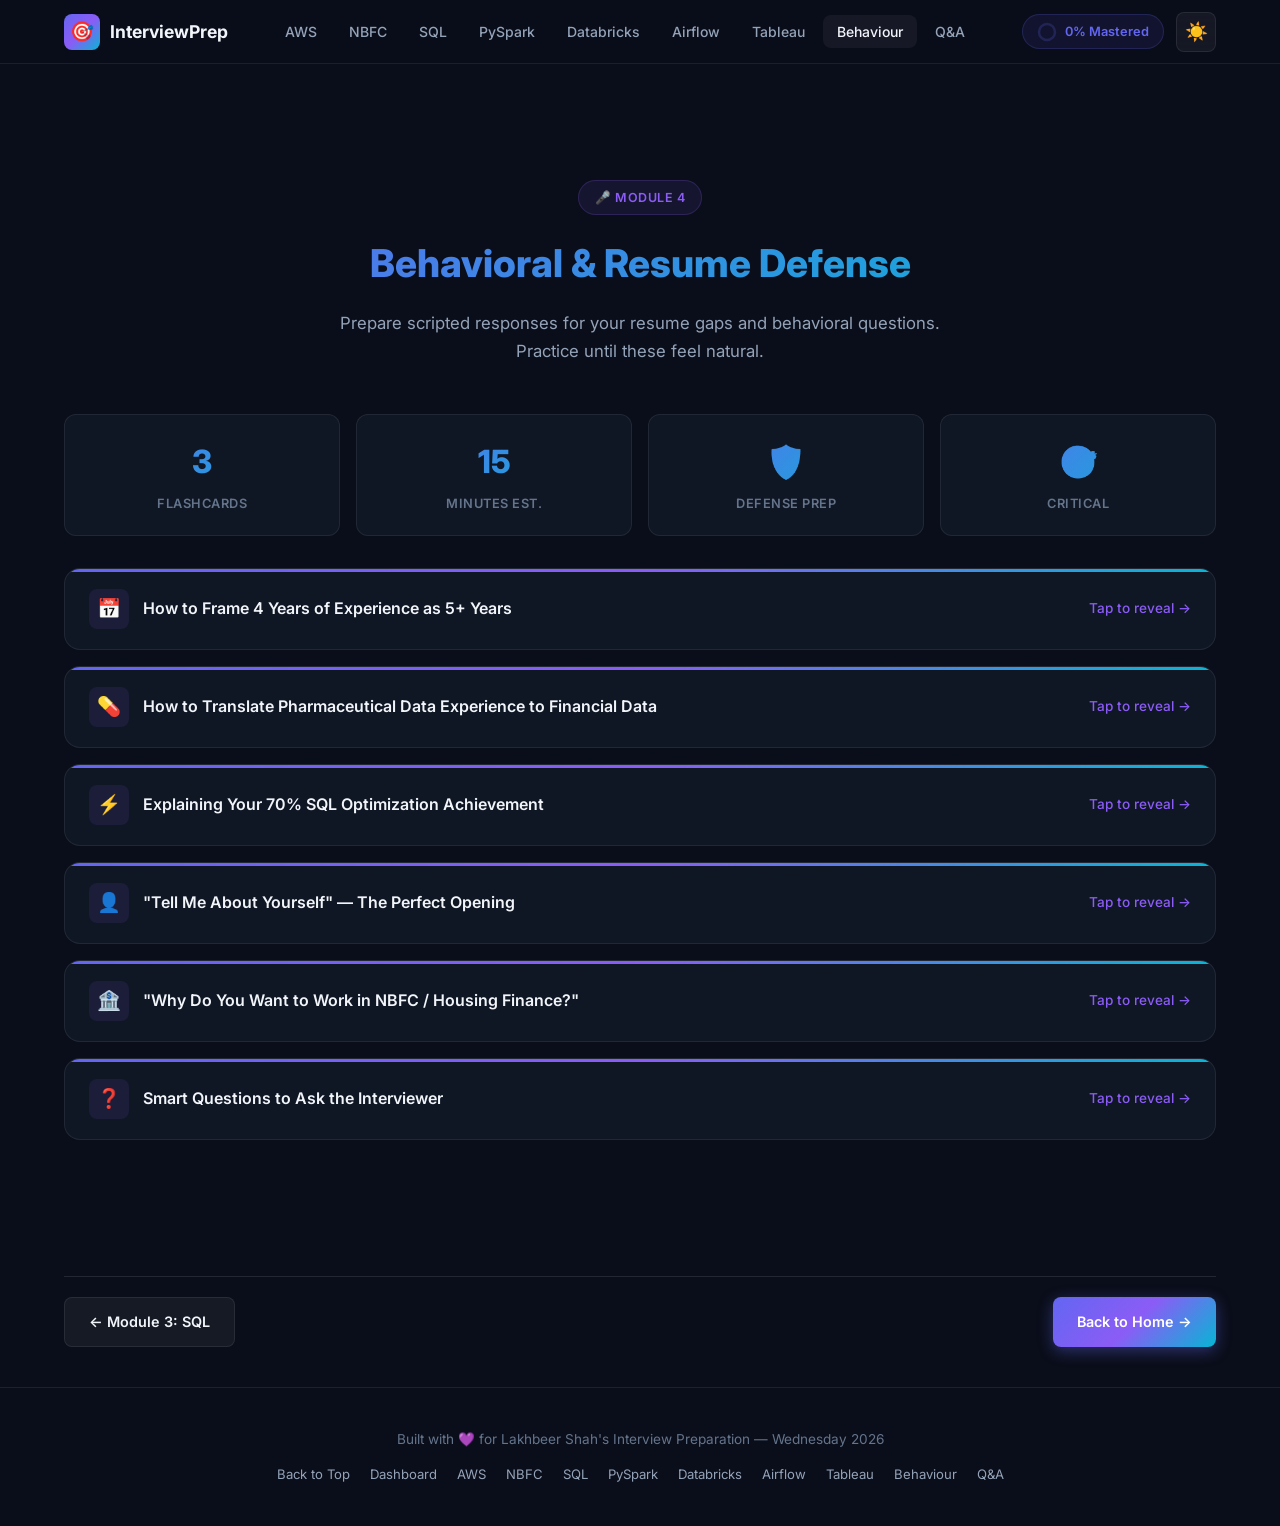
<file: modules/behavioral.html>
<!DOCTYPE html>
<html lang="en" data-theme="dark">
<head>
  <meta charset="UTF-8">
  <meta name="viewport" content="width=device-width, initial-scale=1.0">
  <meta name="description" content="Comprehensive Interview Prep Portal for Data Engineer role at NBFC Housing Finance — AWS Redshift, ETL, SQL, and Domain Knowledge.">
  <title>NBFC Data Engineer Interview Mastery | Prep Portal</title>
  <link rel="stylesheet" href="../assets/css/styles.css">
</head>
<body>

<!-- ===== NAVIGATION ===== -->
<nav class="navbar" id="navbar">
  <div class="nav-content">
    <a href="../index.html" class="nav-brand">
      <span class="brand-icon">🎯</span>
      <span>InterviewPrep</span>
    </a>

    <ul class="nav-links" id="navLinks">
      <li><a href="aws.html">AWS</a></li>
      <li><a href="domain.html">NBFC</a></li>
      <li><a href="sql.html">SQL</a></li>
      <li><a href="pyspark.html">PySpark</a></li>
      <li><a href="databricks.html">Databricks</a></li>
      <li><a href="airflow.html">Airflow</a></li>
      <li><a href="tableau.html">Tableau</a></li>
      <li><a href="behavioral.html">Behaviour</a></li>
      <li><a href="interview.html">Q&amp;A</a></li>
    </ul>

    <div class="nav-actions">
      <div class="progress-badge">
        <svg class="progress-ring" viewBox="0 0 20 20">
          <circle cx="10" cy="10" r="8" fill="none" stroke="rgba(99,102,241,0.2)" stroke-width="2.5"/>
          <circle id="progressRing" cx="10" cy="10" r="8" fill="none" stroke="#6366f1" stroke-width="2.5"
                  stroke-dasharray="50.26" stroke-dashoffset="50.26" stroke-linecap="round"
                  transform="rotate(-90 10 10)" style="transition: stroke-dashoffset 0.5s ease;"/>
        </svg>
        <span id="progressText">0% Mastered</span>
      </div>
      <button class="theme-toggle" id="themeToggle" aria-label="Toggle theme">🌙</button>
      <button class="nav-toggle" id="navToggle" aria-label="Toggle menu">☰</button>
    </div>
  </div>
</nav>


<main style="padding-top:100px;">
<!-- ============================================================ -->
<!-- MODULE 4: BEHAVIORAL & RESUME DEFENSE                        -->
<!-- ============================================================ -->
<section class="section" id="module-behavioral">
  <div class="section-header animate-in">
    <span class="section-badge behavioral">🎤 Module 4</span>
    <h2>Behavioral & Resume Defense</h2>
    <p>Prepare scripted responses for your resume gaps and behavioral questions. Practice until these feel natural.</p>
  </div>

  <div class="stats-row animate-in">
    <div class="stat-card">
      <div class="stat-value">3</div>
      <div class="stat-label">Flashcards</div>
    </div>
    <div class="stat-card">
      <div class="stat-value">15</div>
      <div class="stat-label">Minutes Est.</div>
    </div>
    <div class="stat-card">
      <div class="stat-value">🛡️</div>
      <div class="stat-label">Defense Prep</div>
    </div>
    <div class="stat-card">
      <div class="stat-value">🎯</div>
      <div class="stat-label">Critical</div>
    </div>
  </div>

  <!-- Flashcard 1 -->
  <div class="flashcard animate-in">
    <div class="flashcard-front">
      <div class="flashcard-icon">📅</div>
      <div class="flashcard-title">How to Frame 4 Years of Experience as 5+ Years</div>
      <span class="flashcard-toggle">Tap to reveal →</span>
    </div>
    <div class="flashcard-back">
      <div class="flashcard-back-inner">
        <p><strong>The Gap:</strong> JD asks for 5+ years, you have 4 years (Oct 2021 - Present).</p>
        <p><strong>Strategy: Don't lie. Reframe intensity and scope.</strong></p>

        <div class="script-block">
          <div class="script-label">🎙️ Scripted Response</div>
          <p>"I have 4+ years of hands-on experience at TCS, but the nature of my work has been highly intensive. I've been working in a client-facing role where I was responsible for end-to-end data pipeline architecture from Day 1 — not just executing tasks given to me, but designing solutions, choosing AWS services, optimizing query performance by 70%, and handling 100GB+ datasets independently. Many engineers take 5-6 years to reach this level of ownership. I've also upskilled continuously — I'm AWS Solutions Architect certified, Databricks certified, and recently completed GitHub and Salesforce certifications. I'm confident my 4 years of intensive, hands-on experience is equivalent to or exceeds what's typically gained in 5 years."</p>
        </div>

        <p><strong>Supporting Points:</strong></p>
        <ul>
          <li><strong>Breadth of AWS services:</strong> You've used S3, Glue, Lambda, Redshift, Step Functions, CodePipeline, CloudFormation, IAM, Athena, Secrets Manager — that's a wider range than many 5-year engineers.</li>
          <li><strong>Certifications:</strong> AWS SA Associate shows you understand architecture beyond your daily work. Databricks Lakehouse shows data engineering depth.</li>
          <li><strong>Impact:</strong> "I drove 70% performance improvement and 20% cost savings" — these are senior-level impacts, not junior-level.</li>
          <li><strong>Infrastructure as Code:</strong> You've written CloudFormation templates — this is a DevOps/platform engineering skill many data engineers at 5+ years don't have.</li>
        </ul>

        <div class="key-point success">
          <span class="kp-icon">✅</span>
          <span class="kp-text"><strong>Pro Tip:</strong> If they push back on experience, pivot: "I'd love to learn from the team's domain expertise in housing finance. What I bring is strong technical execution — I can hit the ground running on the data engineering side while quickly absorbing the business context."</span>
        </div>
      </div>
    </div>
  </div>

  <!-- Flashcard 2 -->
  <div class="flashcard animate-in">
    <div class="flashcard-front">
      <div class="flashcard-icon">💊</div>
      <div class="flashcard-title">How to Translate Pharmaceutical Data Experience to Financial Data</div>
      <span class="flashcard-toggle">Tap to reveal →</span>
    </div>
    <div class="flashcard-back">
      <div class="flashcard-back-inner">
        <p><strong>The Gap:</strong> Your experience is in pharmaceutical data, JD requires housing finance/NBFC domain.</p>
        <p><strong>Strategy: Show transferable skills with direct parallels.</strong></p>

        <div class="script-block">
          <div class="script-label">🎙️ Scripted Response</div>
          <p>"While my current domain is pharmaceutical, the data engineering challenges are remarkably similar to financial data. In pharma, I handled regulatory compliance requirements analogous to RBI/NHB reporting — FDA submissions require the same level of data accuracy and audit trails. I implemented SCD Type 2 for tracking drug regulatory changes, which is directly applicable to tracking loan status changes. I processed 100GB+ of transactional data with strict data quality requirements — pharmaceutical data has zero tolerance for errors, just like financial data where a wrong EMI calculation or incorrect NPA classification could have regulatory consequences. The technical stack is identical — Redshift, S3, Glue, ETL pipelines, Tableau dashboards. The domain knowledge I can pick up in 2-3 weeks, but the technical foundation I've built over 4 years is directly transferable."</p>
        </div>

        <p><strong>Direct Parallels Table:</strong></p>
        <table class="data-table">
          <thead><tr><th>Pharma Concept</th><th>Housing Finance Equivalent</th></tr></thead>
          <tbody>
            <tr><td>Drug lifecycle (R&D → Approval → Manufacturing → Distribution)</td><td>Loan lifecycle (Application → Sanction → Disbursement → Repayment)</td></tr>
            <tr><td>FDA compliance & audit trails</td><td>RBI/NHB regulatory reporting & audit</td></tr>
            <tr><td>Batch tracking & lot numbers</td><td>Loan IDs & EMI schedules</td></tr>
            <tr><td>SCD for regulatory changes</td><td>SCD for customer address/status changes</td></tr>
            <tr><td>100GB+ pharma data</td><td>100GB+ loan & payment data</td></tr>
            <tr><td>Tableau dashboards for sales analytics</td><td>Tableau dashboards for portfolio MIS</td></tr>
          </tbody>
        </table>

        <div class="key-point">
          <span class="kp-icon">💡</span>
          <span class="kp-text"><strong>Bonus:</strong> If they ask about domain ramp-up: "I've already started preparing — I understand the loan lifecycle stages, DPD/NPA classification rules, EMI calculation, LTV ratios, and FOIR thresholds. I'm genuinely excited about the housing finance domain because the data problems are complex and impactful."</span>
        </div>
      </div>
    </div>
  </div>

  <!-- Flashcard 3 -->
  <div class="flashcard animate-in">
    <div class="flashcard-front">
      <div class="flashcard-icon">⚡</div>
      <div class="flashcard-title">Explaining Your 70% SQL Optimization Achievement</div>
      <span class="flashcard-toggle">Tap to reveal →</span>
    </div>
    <div class="flashcard-back">
      <div class="flashcard-back-inner">
        <p><strong>The Opportunity:</strong> This is your star achievement — be ready to explain it with specific technical details.</p>

        <div class="script-block">
          <div class="script-label">🎙️ Scripted Response</div>
          <p>"In my project, we had PostgreSQL stored procedures that were processing pharmaceutical data — over 20 tables and 100GB. Some of these procedures were taking 8-10 minutes to complete, which was unacceptable because downstream Tableau reports depended on fresh data. I achieved a 70% reduction in processing time through a systematic approach."</p>
        </div>

        <p><strong>Technical Details to Share:</strong></p>
        <ol>
          <li><strong>Identified bottlenecks with EXPLAIN ANALYZE:</strong> Found that several queries were doing sequential scans on large tables instead of index scans. The execution plans showed nested loop joins on tables with millions of rows.</li>
          <li><strong>Added targeted indexes:</strong> Created composite indexes on frequently-joined columns and WHERE clause filters. Prioritized columns with high cardinality. Added partial indexes for common filter patterns.</li>
          <li><strong>Rewrote correlated subqueries:</strong> Replaced correlated subqueries (executing once per row) with CTE-based JOINs. One stored procedure had 4 correlated subqueries — replacing them reduced execution from 7 minutes to 90 seconds.</li>
          <li><strong>Eliminated SELECT *:</strong> Changed to specific column selection, reducing I/O by ~40% on wide tables.</li>
          <li><strong>Table partitioning:</strong> Partitioned the largest table by date range so queries that filtered by date only scanned relevant partitions instead of the entire table.</li>
          <li><strong>Dynamic stage tables:</strong> Instead of reading source data multiple times, created materialized intermediate tables that stored pre-aggregated results, which were then reused by multiple downstream queries.</li>
        </ol>

        <p><strong>Business Impact:</strong></p>
        <ul>
          <li>Processing time reduced from ~10 minutes to ~3 minutes per ETL cycle</li>
          <li>Downstream Tableau dashboards refreshed 70% faster</li>
          <li>Reduced Redshift compute costs by ~20% due to fewer DPU-hours</li>
          <li>Enabled the team to move from T+1 reporting to near-real-time reporting</li>
        </ul>

        <div class="key-point success">
          <span class="kp-icon">✅</span>
          <span class="kp-text"><strong>STAR Framework:</strong> Situation (slow stored procedures), Task (optimize to meet SLA), Action (EXPLAIN ANALYZE → indexes → query rewrite → partitioning), Result (70% faster, 20% cost savings). Use this structure in the interview.</span>
        </div>
      </div>
    </div>
  </div>

  <!-- Additional Behavioral Flashcard: Tell About Yourself -->
  <div class="flashcard animate-in">
    <div class="flashcard-front">
      <div class="flashcard-icon">👤</div>
      <div class="flashcard-title">"Tell Me About Yourself" — The Perfect Opening</div>
      <span class="flashcard-toggle">Tap to reveal →</span>
    </div>
    <div class="flashcard-back">
      <div class="flashcard-back-inner">
        <div class="script-block">
          <div class="script-label">🎙️ 90-Second Opening Script</div>
          <p>"I'm Lakhbeer Shah, an AWS Cloud Data Engineer with 4+ years of experience at TCS. I specialize in designing and building end-to-end data pipelines using AWS services — Glue, Redshift, S3, Lambda, Step Functions, and CloudFormation. 

In my current role, I've been responsible for migrating on-premise databases to AWS Redshift, building ETL pipelines that process 100GB+ of data, and optimizing SQL stored procedures where I achieved a 70% reduction in processing time.

I'm particularly strong in data warehousing — I've implemented dimensional models with SCD Type 2 for historical tracking, built CI/CD pipelines for automated deployment using CodePipeline, and created Tableau dashboards for business stakeholders.

I'm excited about this role because it combines my technical strengths in AWS and data engineering with the housing finance domain, which I find fascinating. I've been preparing specifically for this — I understand the loan lifecycle, DPD/NPA classification, and how data engineering supports regulatory MIS reporting.

I hold AWS Solutions Architect Associate certification and am passionate about building reliable, scalable data systems."</p>
        </div>

        <p><strong>Key Elements:</strong></p>
        <ul>
          <li>✅ Mentions AWS + Redshift (their core tech)</li>
          <li>✅ Quantifiable achievement (70%, 100GB+)</li>
          <li>✅ Shows domain preparation (loan lifecycle, NPA)</li>
          <li>✅ Certification mention (credibility)</li>
          <li>✅ Shows enthusiasm for the role</li>
          <li>✅ Under 90 seconds</li>
        </ul>
      </div>
    </div>
  </div>

  <!-- Flashcard: Why NBFC / Why This Role -->
  <div class="flashcard animate-in">
    <div class="flashcard-front">
      <div class="flashcard-icon">🏦</div>
      <div class="flashcard-title">"Why Do You Want to Work in NBFC / Housing Finance?"</div>
      <span class="flashcard-toggle">Tap to reveal →</span>
    </div>
    <div class="flashcard-back">
      <div class="flashcard-back-inner">
        <div class="script-block">
          <div class="script-label">🎙️ Scripted Response</div>
          <p>"Three reasons. First, the data complexity in housing finance is incredible — you have a loan lifecycle that spans years with multiple data points at each stage, regulatory reporting requirements that demand accuracy, and real-time monitoring needs for portfolio risk. As a data engineer, that's exactly the kind of challenging environment where I thrive.

Second, impact. A home loan is the biggest financial decision most families make. When I build a data pipeline that enables accurate MIS reporting or a dashboard that helps the collections team identify at-risk accounts early, I'm indirectly helping families keep their homes. That's more meaningful than most data engineering work.

Third, growth. NBFCs are one of the fastest-growing segments in Indian financial services, especially in housing finance. The data engineering challenges will only grow — real-time CDC pipelines, ML-based credit scoring, automated regulatory reporting. I want to be part of building that infrastructure."</p>
        </div>
      </div>
    </div>
  </div>

  <!-- Flashcard: Questions to Ask Them -->
  <div class="flashcard animate-in">
    <div class="flashcard-front">
      <div class="flashcard-icon">❓</div>
      <div class="flashcard-title">Smart Questions to Ask the Interviewer</div>
      <span class="flashcard-toggle">Tap to reveal →</span>
    </div>
    <div class="flashcard-back">
      <div class="flashcard-back-inner">
        <p>Asking insightful questions shows genuine interest and technical maturity. Pick 2-3 from this list:</p>
        <ol>
          <li><strong>"What's the current state of your data warehouse?"</strong> — Shows you're thinking about the starting point, not just the end state.</li>
          <li><strong>"How many source systems does the data warehouse integrate with?"</strong> — Shows pipeline architecture thinking.</li>
          <li><strong>"What's your current ETL latency — is data available T+1 or near-real-time?"</strong> — Shows you understand SLA importance.</li>
          <li><strong>"Are you currently using any CDC mechanisms, or is it batch-only?"</strong> — Shows technical depth.</li>
          <li><strong>"What regulatory reports does the data team support — NHB returns, RBI filings?"</strong> — Shows domain awareness.</li>
          <li><strong>"What's the AUM size and growth rate?"</strong> — Shows business thinking.</li>
          <li><strong>"How is data quality currently managed — are there automated DQ checks?"</strong> — Shows engineering maturity.</li>
          <li><strong>"What does a typical day look like for the data engineer on this team?"</strong> — Shows you're thinking about practical fit.</li>
        </ol>
      </div>
    </div>
  </div>
</section>

<div class="page-navigation animate-in" style="display:flex; justify-content:space-between; margin-top:40px; padding-top:20px; border-top:1px solid rgba(255,255,255,0.1);"><a href="sql.html" class="btn btn-secondary">← Module 3: SQL</a><a href="../index.html" class="btn btn-primary">Back to Home →</a></div>
</main>

<!-- ===== FOOTER ===== -->
<footer class="footer">
  <p>Built with 💜 for Lakhbeer Shah's Interview Preparation — Wednesday 2026</p>
  <div class="footer-links">
    <a href="#navbar">Back to Top</a>
    <a href="../index.html">Dashboard</a>
    <a href="aws.html">AWS</a>
    <a href="domain.html">NBFC</a>
    <a href="sql.html">SQL</a>
    <a href="pyspark.html">PySpark</a>
    <a href="databricks.html">Databricks</a>
    <a href="airflow.html">Airflow</a>
    <a href="tableau.html">Tableau</a>
    <a href="behavioral.html">Behaviour</a>
    <a href="interview.html">Q&amp;A</a>
  </div>
</footer>

<script src="../assets/js/script.js"></script>
</body>
</html>
</file>
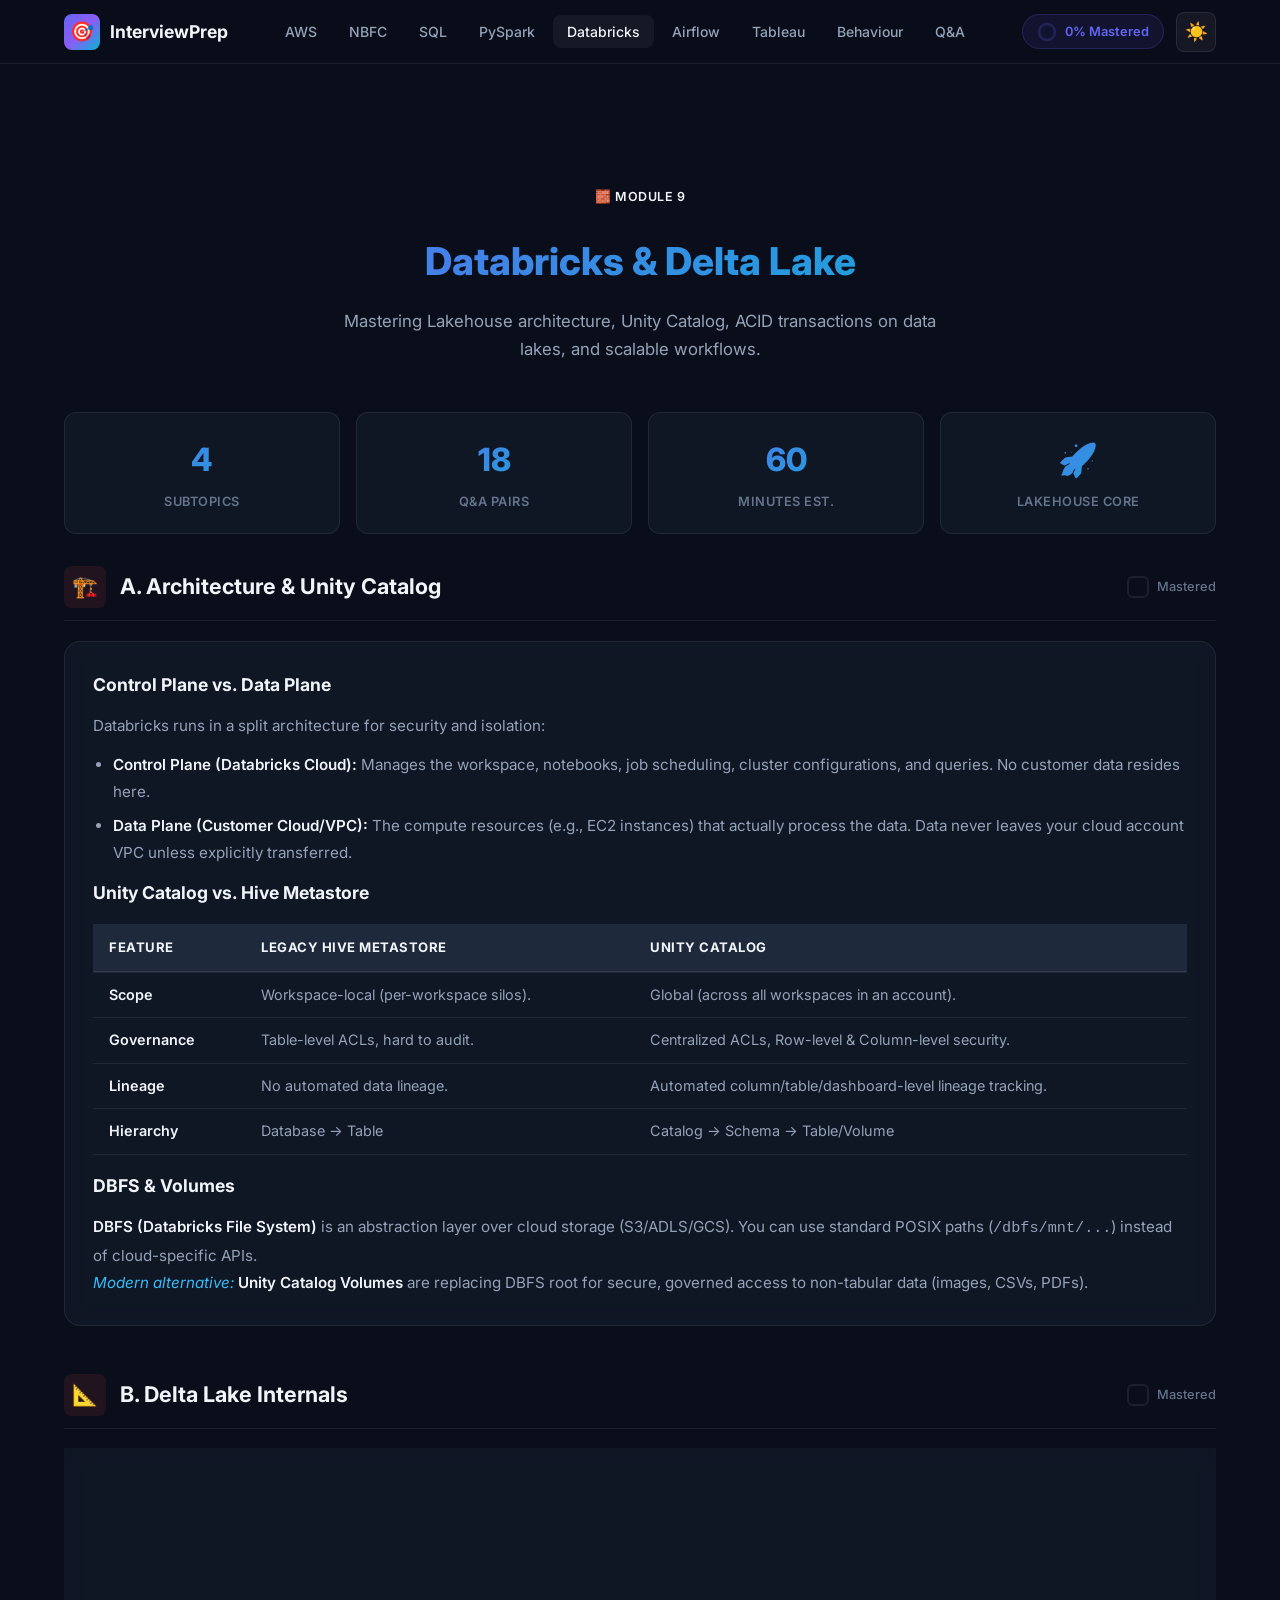
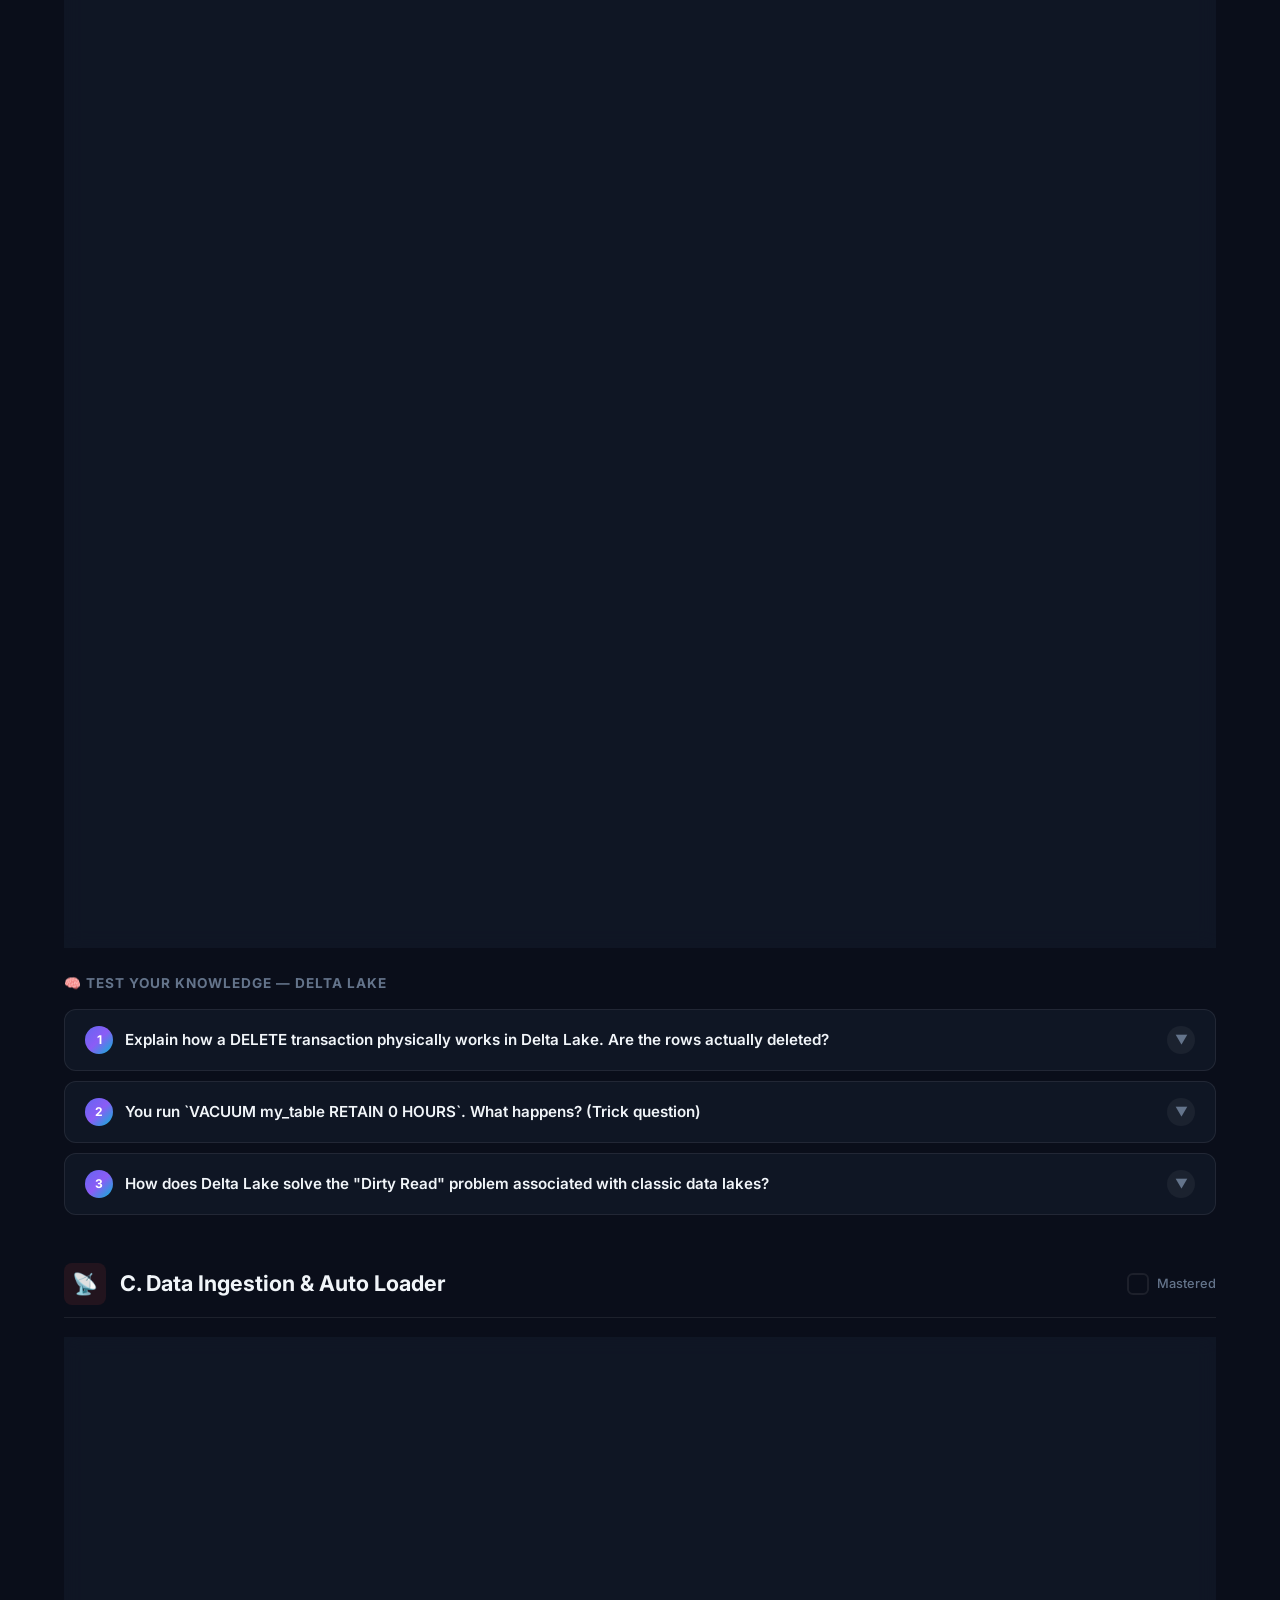
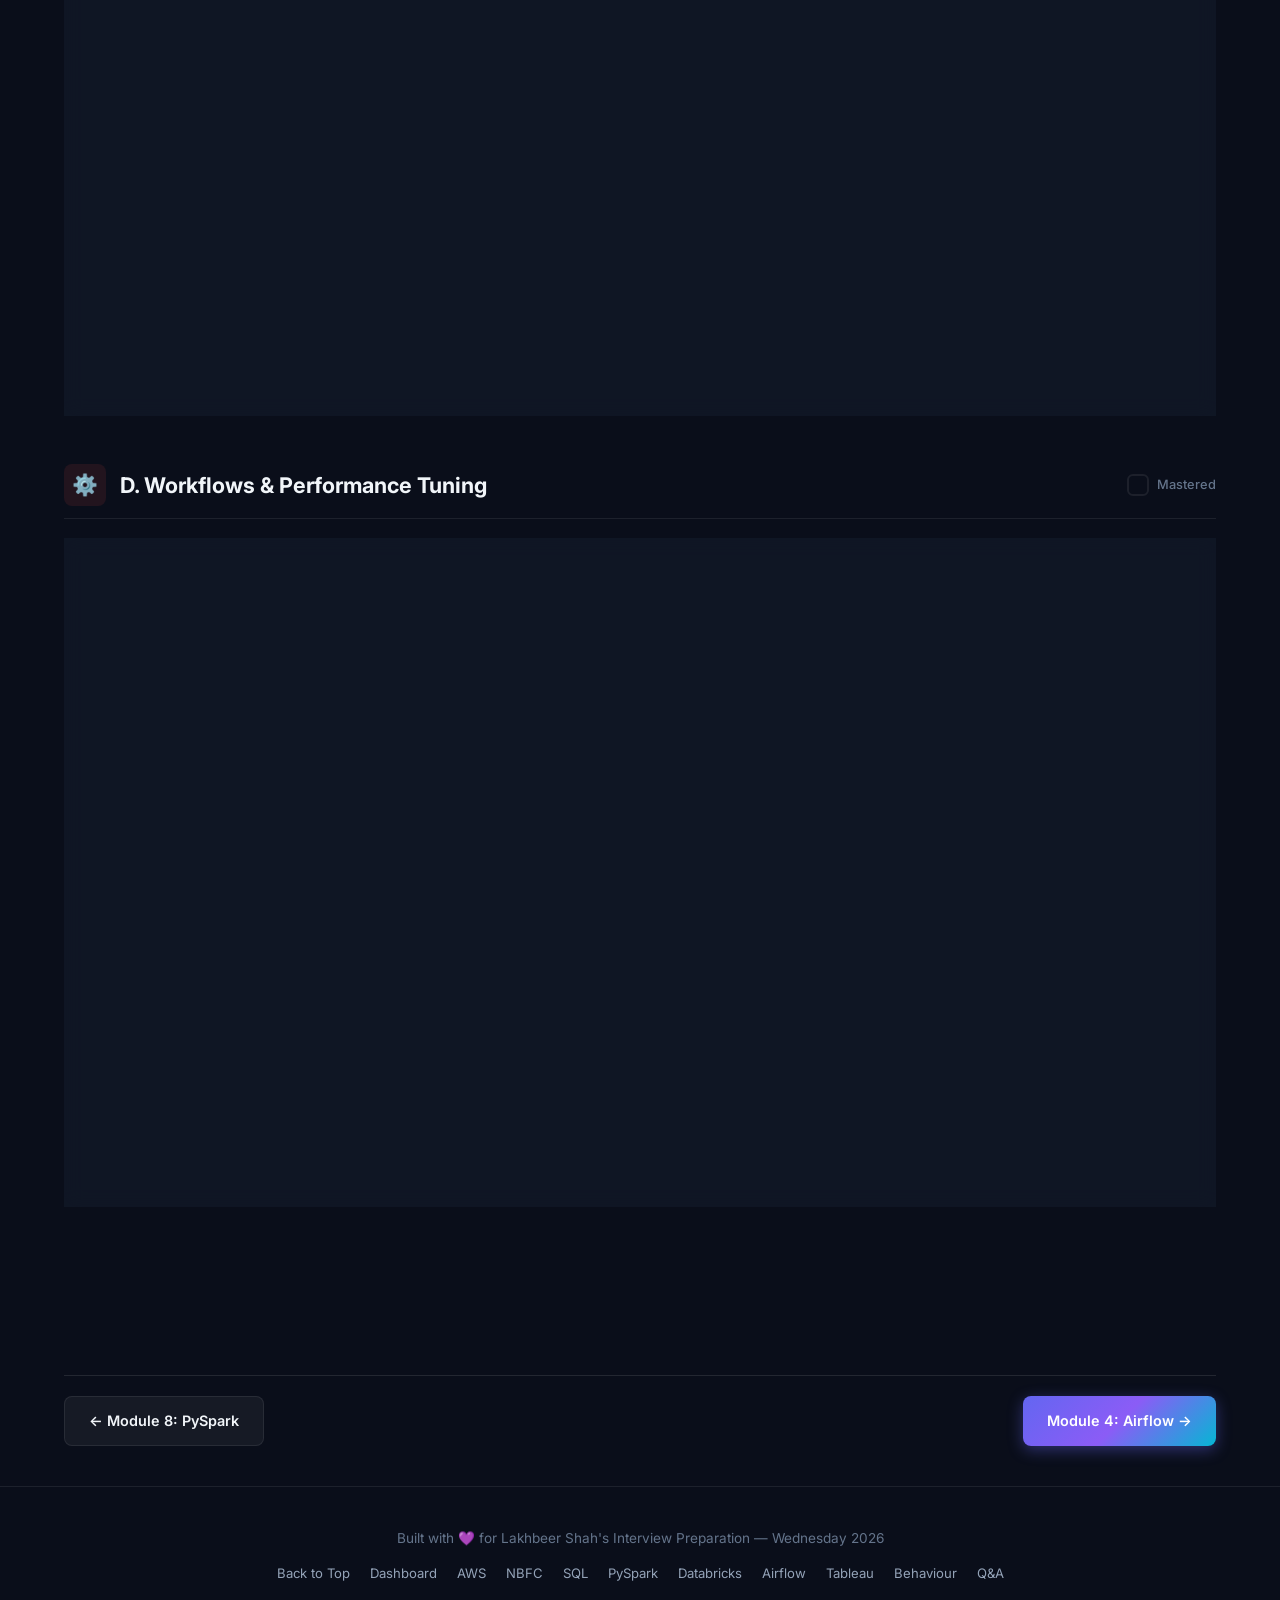
<file: modules/databricks.html>
<!DOCTYPE html>
<html lang="en" data-theme="dark">
<head>
  <meta charset="UTF-8">
  <meta name="viewport" content="width=device-width, initial-scale=1.0">
  <meta name="description" content="Databricks & Delta Lake Interview Preparation Module for Senior Data Engineer role.">
  <title>Databricks & Delta Lake | NBFC Data Engineer Interview Prep</title>
  <link rel="stylesheet" href="../assets/css/styles.css">
</head>
<body>

<!-- ===== NAVIGATION ===== -->
<nav class="navbar" id="navbar">
  <div class="nav-content">
    <a href="../index.html" class="nav-brand">
      <span class="brand-icon">🎯</span>
      <span>InterviewPrep</span>
    </a>
    <ul class="nav-links" id="navLinks">
      <li><a href="aws.html">AWS</a></li>
      <li><a href="domain.html">NBFC</a></li>
      <li><a href="sql.html">SQL</a></li>
      <li><a href="pyspark.html">PySpark</a></li>
      <li><a href="databricks.html" class="active">Databricks</a></li>
      <li><a href="airflow.html">Airflow</a></li>
      <li><a href="tableau.html">Tableau</a></li>
      <li><a href="behavioral.html">Behaviour</a></li>
      <li><a href="interview.html">Q&amp;A</a></li>
    </ul>
    <div class="nav-actions">
      <div class="progress-badge">
        <svg class="progress-ring" viewBox="0 0 20 20">
          <circle cx="10" cy="10" r="8" fill="none" stroke="rgba(99,102,241,0.2)" stroke-width="2.5" />
          <circle id="progressRing" cx="10" cy="10" r="8" fill="none" stroke="#6366f1" stroke-width="2.5" stroke-dasharray="50.26" stroke-dashoffset="50.26" stroke-linecap="round" transform="rotate(-90 10 10)" style="transition: stroke-dashoffset 0.5s ease;" />
        </svg>
        <span id="progressText">0% Mastered</span>
      </div>
      <button class="theme-toggle" id="themeToggle" aria-label="Toggle theme">🌙</button>
      <button class="nav-toggle" id="navToggle" aria-label="Toggle menu">☰</button>
    </div>
  </div>
</nav>

<main style="padding-top:100px;">
<!-- ============================================================ -->
<!-- MODULE: DATABRICKS & DELTA LAKE                            -->
<!-- ============================================================ -->
<section class="section" id="module-databricks">
  <div class="section-header animate-in">
    <span class="section-badge code">🧱 Module 9</span>
    <h2>Databricks & Delta Lake</h2>
    <p>Mastering Lakehouse architecture, Unity Catalog, ACID transactions on data lakes, and scalable workflows.</p>
  </div>

  <div class="stats-row animate-in">
    <div class="stat-card">
      <div class="stat-value">4</div>
      <div class="stat-label">Subtopics</div>
    </div>
    <div class="stat-card">
      <div class="stat-value">18</div>
      <div class="stat-label">Q&A Pairs</div>
    </div>
    <div class="stat-card">
      <div class="stat-value">60</div>
      <div class="stat-label">Minutes Est.</div>
    </div>
    <div class="stat-card">
      <div class="stat-value">🚀</div>
      <div class="stat-label">Lakehouse Core</div>
    </div>
  </div>

  <!-- SUBTOPIC A: Databricks Architecture & Unity Catalog -->
  <div class="subsection animate-in" id="dbx-arch">
    <div class="subsection-header">
      <div class="subsection-icon code-icon" style="background:rgba(239,68,68,0.1);color:#ef4444;">🏗️</div>
      <h3>A. Architecture & Unity Catalog</h3>
      <label class="progress-check">
        <input type="checkbox" id="prog-dbx-a">
        <span class="check-custom">✓</span>
        <span class="check-label">Mastered</span>
      </label>
    </div>

    <div class="content-card">
      <h4>Control Plane vs. Data Plane</h4>
      <p>Databricks runs in a split architecture for security and isolation:</p>
      <ul>
        <li><strong>Control Plane (Databricks Cloud):</strong> Manages the workspace, notebooks, job scheduling, cluster configurations, and queries. No customer data resides here.</li>
        <li><strong>Data Plane (Customer Cloud/VPC):</strong> The compute resources (e.g., EC2 instances) that actually process the data. Data never leaves your cloud account VPC unless explicitly transferred.</li>
      </ul>

      <h4>Unity Catalog vs. Hive Metastore</h4>
      <table class="data-table">
        <thead>
          <tr><th>Feature</th><th>Legacy Hive Metastore</th><th>Unity Catalog</th></tr>
        </thead>
        <tbody>
          <tr>
            <td><strong>Scope</strong></td>
            <td>Workspace-local (per-workspace silos).</td>
            <td>Global (across all workspaces in an account).</td>
          </tr>
          <tr>
            <td><strong>Governance</strong></td>
            <td>Table-level ACLs, hard to audit.</td>
            <td>Centralized ACLs, Row-level & Column-level security.</td>
          </tr>
          <tr>
            <td><strong>Lineage</strong></td>
            <td>No automated data lineage.</td>
            <td>Automated column/table/dashboard-level lineage tracking.</td>
          </tr>
          <tr>
            <td><strong>Hierarchy</strong></td>
            <td>Database -> Table</td>
            <td>Catalog -> Schema -> Table/Volume</td>
          </tr>
        </tbody>
      </table>

      <h4>DBFS & Volumes</h4>
      <p><strong>DBFS (Databricks File System)</strong> is an abstraction layer over cloud storage (S3/ADLS/GCS). You can use standard POSIX paths (<code>/dbfs/mnt/...</code>) instead of cloud-specific APIs.</p>
      <p><em>Modern alternative:</em> <strong>Unity Catalog Volumes</strong> are replacing DBFS root for secure, governed access to non-tabular data (images, CSVs, PDFs).</p>
    </div>
  </div>

  <!-- SUBTOPIC B: Delta Lake Internals -->
  <div class="subsection animate-in" id="dbx-delta">
    <div class="subsection-header">
      <div class="subsection-icon code-icon" style="background:rgba(239,68,68,0.1);color:#ef4444;">📐</div>
      <h3>B. Delta Lake Internals</h3>
      <label class="progress-check">
        <input type="checkbox" id="prog-dbx-b">
        <span class="check-custom">✓</span>
        <span class="check-label">Mastered</span>
      </label>
    </div>

    <div class="content-card">
      <h4>What is Delta Lake?</h4>
      <p>Delta Lake is an open-source storage layer that brings reliability to data lakes by providing ACID transactions, scalable metadata handling, and unifying streaming and batch data processing on top of existing cloud storage (S3/ADLS).</p>

      <!-- MEDALLION ARCHITECTURE DIAGRAM -->
      <div class="flow-diagram-container">
        <div class="flow-node bronze">
          <span class="flow-node-title">🥉 Bronze</span>
          <span class="flow-node-desc">Raw Ingestion<br>(Append-only / Dirty)</span>
        </div>
        <div class="flow-arrow">➔</div>
        <div class="flow-node silver">
          <span class="flow-node-title">🥈 Silver</span>
          <span class="flow-node-desc">Cleaned & Filtered<br>(Delta Parquet)</span>
        </div>
        <div class="flow-arrow">➔</div>
        <div class="flow-node gold">
          <span class="flow-node-title">🥇 Gold</span>
          <span class="flow-node-desc">Business Aggregates<br>(Optimized for BI)</span>
        </div>
      </div>

      <h4>Under the Hood: Parquet + Transaction Log</h4>
      <ul>
        <li><strong>Parquet files:</strong> The actual data is stored in standard, highly compressed Parquet format.</li>
        <li><strong>_delta_log/:</strong> A directory containing JSON files (and occasionally Parquet checkpoints) logging every transaction (INSERT/UPDATE/DELETE/MERGE). When a read occurs, Spark reads the log to know exactly which Parquet files define the <em>current</em> state of the table.</li>
      </ul>

      <h4>OPTIMIZE & Z-Ordering</h4>
      <p>Small file problem: In streaming or frequent ingestion, you get thousands of tiny 1KB files, killing I/O performance.</p>
      <ul>
        <li><strong>OPTIMIZE:</strong> Compacts tiny Parquet files into larger, optimally-sized files (target 1GB) to improve read speed (similar to VACUUM in Redshift but doesn't delete old data directly).</li>
        <li><strong>Z-ORDER BY:</strong> A technique to co-locate related information in the same set of files based on 1 or more columns. It vastly improves data-skipping efficiency.
          <br><em>Example:</em> <code>OPTIMIZE loan_table ZORDER BY (branch_id, product_type)</code></li>
      </ul>

      <h4>VACUUM & Time Travel</h4>
      <p>Because Delta Lake never overwrites Parquet files (it just writes new ones and logs them as the active state), you can query older versions of the table — this is <strong>Time Travel</strong>.</p>
      <div class="code-block">
        <div class="code-header"><span class="code-lang">SQL — Time Travel</span><button class="code-copy">Copy</button></div>
        <pre>SELECT * FROM my_table TIMESTAMP AS OF '2026-03-01'
SELECT * FROM my_table VERSION AS OF 12</pre>
      </div>
      <p>However, keeping all historical files forever costs money. <strong>VACUUM</strong> permanently deletes data files that are no longer referenced by a Delta table and are older than the retention threshold (default 7 days). Once vacuumed, you can no longer Time Travel past that retention period!</p>
    </div>

    <div class="qa-section">
      <div class="qa-section-title">🧠 Test Your Knowledge — Delta Lake</div>

      <div class="qa-item">
        <div class="qa-question"><span class="qa-q-number">1</span><span class="qa-q-text">Explain how a DELETE transaction physically works in Delta Lake. Are the rows actually deleted?</span><span class="qa-toggle-icon">▼</span></div>
        <div class="qa-answer">
          <div class="qa-answer-inner">
            <p><strong>No, the rows are not physically deleted immediately.</strong></p>
            <p>Because Parquet files are immutable, Delta Lake handles a DELETE by:</p>
            <ol>
              <li>Finding the specific Parquet file(s) that contain the rows to be deleted.</li>
              <li>Reading the remaining valid rows from those files into memory.</li>
              <li>Writing a brand new Parquet file containing only the valid rows.</li>
              <li>Writing a new entry in the <code>_delta_log</code> dictating that the old Parquet file is no longer part of the table's active state, and the new Parquet file is now active.</li>
            </ol>
            <p>The old Parquet file remains on S3 so that Time Travel works, until you run a <code>VACUUM</code> command to physically delete it.</p>
          </div>
        </div>
      </div>

      <div class="qa-item">
        <div class="qa-question"><span class="qa-q-number">2</span><span class="qa-q-text">You run `VACUUM my_table RETAIN 0 HOURS`. What happens? (Trick question)</span><span class="qa-toggle-icon">▼</span></div>
        <div class="qa-answer">
          <div class="qa-answer-inner">
            <p><strong>It will fail by default.</strong></p>
            <p>Databricks prevents you from vacuuming files newer than 7 days (168 hours) to prevent data corruption from concurrent queries that might still be reading older versions of the data.</p>
            <p>To bypass this (usually only for dev/testing), you must first run: <code>set spark.databricks.delta.retentionDurationCheck.enabled = false</code>.</p>
          </div>
        </div>
      </div>

      <div class="qa-item">
        <div class="qa-question"><span class="qa-q-number">3</span><span class="qa-q-text">How does Delta Lake solve the "Dirty Read" problem associated with classic data lakes?</span><span class="qa-toggle-icon">▼</span></div>
        <div class="qa-answer">
          <div class="qa-answer-inner">
            <p>It solves it through <strong>Optimistic Concurrency Control</strong> and the <strong>_delta_log</strong>.</p>
            <p>If Job A is currently writing 5 new Parquet files, Job B reading the table simultaneously will not see those 5 files yet. Job B only reads the files listed in the most recently committed <code>_delta_log</code> JSON file.</p>
            <p>Only when Job A successfully finishes writing the Parquet files does it attempt to commit a new JSON log file (e.g., <code>00003.json</code>). If it succeeds, the transaction is atomic — the files become instantly visible to all future readers.</p>
          </div>
        </div>
      </div>
    </div>
  </div>

  <!-- SUBTOPIC C: Ingestion & Auto Loader -->
  <div class="subsection animate-in" id="dbx-ingestion">
    <div class="subsection-header">
      <div class="subsection-icon code-icon" style="background:rgba(239,68,68,0.1);color:#ef4444;">📡</div>
      <h3>C. Data Ingestion & Auto Loader</h3>
      <label class="progress-check">
        <input type="checkbox" id="prog-dbx-c">
        <span class="check-custom">✓</span>
        <span class="check-label">Mastered</span>
      </label>
    </div>

    <div class="content-card">
      <h4>Auto Loader (cloudFiles)</h4>
      <p>Auto Loader incrementally and efficiently processes new data files as they arrive in cloud storage. It is built on Structured Streaming.</p>
      <ul>
        <li><strong>Directory Listing Mode:</strong> Periodically lists the directory. Good for smaller setups.</li>
        <li><strong>File Notification Mode:</strong> Automatically sets up cloud notifications (AWS SNS/SQS or Azure Event Grid) to trigger ingestion. Highly scalable for millions of files.</li>
        <li><strong>Schema Evolution:</strong> Auto Loader tracks schema changes. If a source CSV adds a column, Auto Loader detects it, can optionally rescue the data into a <code>_rescued_data</code> column, and updates the target Delta table automatically.</li>
      </ul>

      <div class="code-block">
        <div class="code-header"><span class="code-lang">Python — Auto Loader Example</span><button class="code-copy">Copy</button></div>
        <pre>df = spark.readStream.format(<span class="token-string">"cloudFiles"</span>) \
    .option(<span class="token-string">"cloudFiles.format"</span>, <span class="token-string">"csv"</span>) \
    .option(<span class="token-string">"cloudFiles.schemaLocation"</span>, <span class="token-string">"s3://metadata/schema/"</span>) \
    .load(<span class="token-string">"s3://raw-data/loans/"</span>)

df.writeStream.format(<span class="token-string">"delta"</span>) \
    .option(<span class="token-string">"checkpointLocation"</span>, <span class="token-string">"s3://metadata/checkpoint/"</span>) \
    .start(<span class="token-string">"s3://silver-zone/loans_delta"</span>)</pre>
      </div>

      <h4>COPY INTO</h4>
      <p>A simpler, SQL-based alternative to Auto Loader for batch ingestion from S3 into a Delta table. It keeps track of which files it has loaded and won't reload them. It is less robust than Auto Loader but vastly simpler for one-off scripts.</p>
    </div>
  </div>

  <!-- SUBTOPIC D: Workflows & Architecture -->
  <div class="subsection animate-in" id="dbx-workflows">
    <div class="subsection-header">
      <div class="subsection-icon code-icon" style="background:rgba(239,68,68,0.1);color:#ef4444;">⚙️</div>
      <h3>D. Workflows & Performance Tuning</h3>
      <label class="progress-check">
        <input type="checkbox" id="prog-dbx-d">
        <span class="check-custom">✓</span>
        <span class="check-label">Mastered</span>
      </label>
    </div>

    <div class="content-card">
      <h4>Databricks Workflows (Jobs)</h4>
      <p>The native orchestrator in Databricks (alternative to Airflow). You can chain notebooks, DLT (Delta Live Tables) pipelines, Python scripts, and SQL tasks into a DAG with dependencies.</p>
      
      <h4>Compute Sizing & Clusters</h4>
      <table class="data-table">
        <thead>
          <tr><th>Cluster Type</th><th>Description</th><th>Pricing</th></tr>
        </thead>
        <tbody>
          <tr>
            <td><strong>All-Purpose Compute</strong></td>
            <td>Created manually for ad-hoc analysis, EDA, and notebook development. Can be shared.</td>
            <td>Expensive ($0.40+/DBU). Do NOT use for production jobs.</td>
          </tr>
          <tr>
            <td><strong>Job Compute</strong></td>
            <td>Spun up completely automatically when a job triggers, and terminates immediately after.</td>
            <td>Cheap ($0.15/DBU). <strong>Always use this for production pipelines.</strong></td>
          </tr>
          <tr>
            <td><strong>Serverless Compute</strong></td>
            <td>Databricks manages the infrastructure instantly. No bootup time.</td>
            <td>Pay for exact seconds used.</td>
          </tr>
        </tbody>
      </table>

      <h4>Spot Instances for Worker Nodes</h4>
      <p>In Databricks, the <strong>Driver node must always be On-Demand</strong>. If the driver dies, the whole job fails. However, <strong>Worker nodes can be Spot instances</strong>. If a spot instance dies, Spark's fault-tolerance mechanism simply retries those lost tasks on remaining nodes.</p>

      <h4>Photon Engine</h4>
      <p>A native vectorized query engine written in C++ (instead of JVM/Scala) developed by Databricks for unparalleled SQL query speeds on Delta Lake data. Needs to be explicitly enabled on the cluster.</p>
    </div>
  </div>

</section>

<div class="page-navigation animate-in" style="display:flex; justify-content:space-between; margin-top:40px; padding-top:20px; border-top:1px solid rgba(255,255,255,0.1);">
  <a href="pyspark.html" class="btn btn-secondary">← Module 8: PySpark</a>
  <a href="airflow.html" class="btn btn-primary">Module 4: Airflow →</a>
</div>
</main>

<!-- ===== FOOTER ===== -->
<footer class="footer">
  <p>Built with 💜 for Lakhbeer Shah's Interview Preparation — Wednesday 2026</p>
  <div class="footer-links">
    <a href="#navbar">Back to Top</a>
    <a href="../index.html">Dashboard</a>
    <a href="aws.html">AWS</a>
    <a href="domain.html">NBFC</a>
    <a href="sql.html">SQL</a>
    <a href="pyspark.html">PySpark</a>
    <a href="databricks.html">Databricks</a>
    <a href="airflow.html">Airflow</a>
    <a href="tableau.html">Tableau</a>
    <a href="behavioral.html">Behaviour</a>
    <a href="interview.html">Q&amp;A</a>
  </div>
</footer>

<script src="../assets/js/script.js"></script>
</body>
</html>
</file>
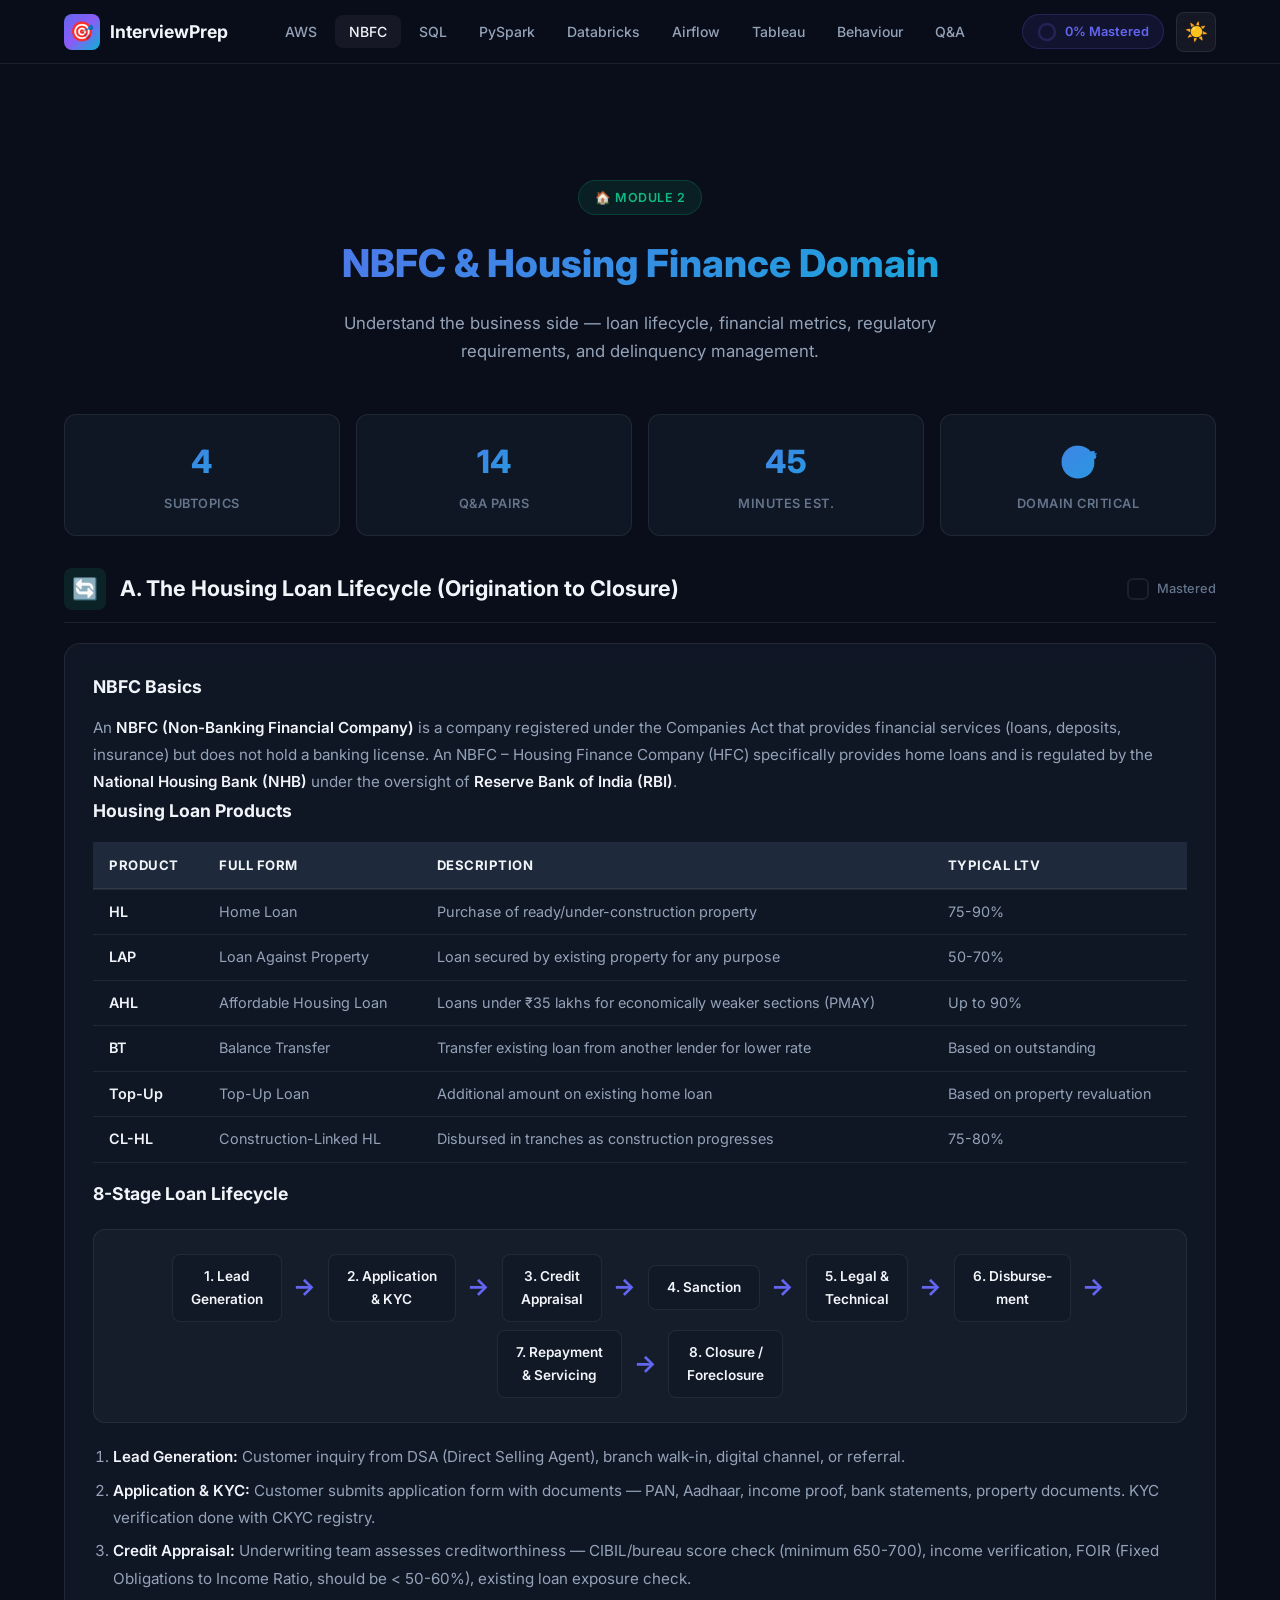
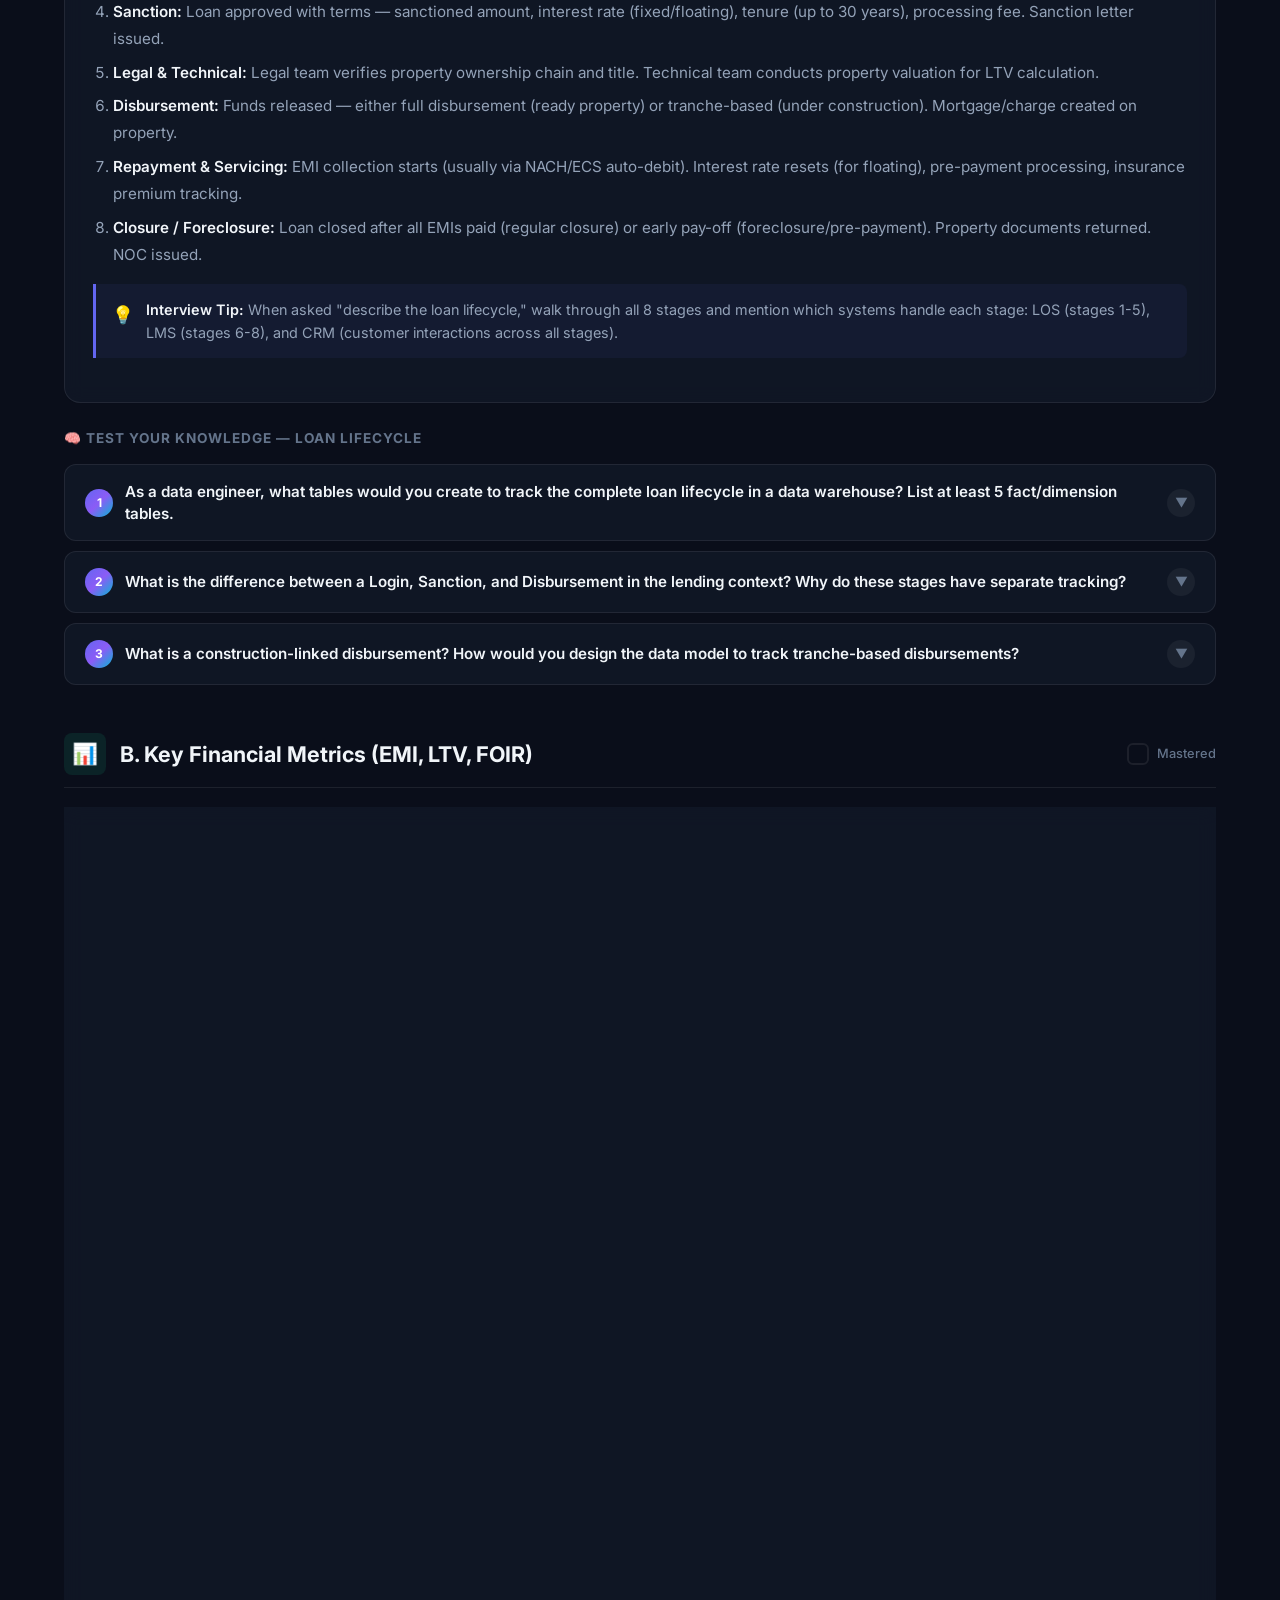
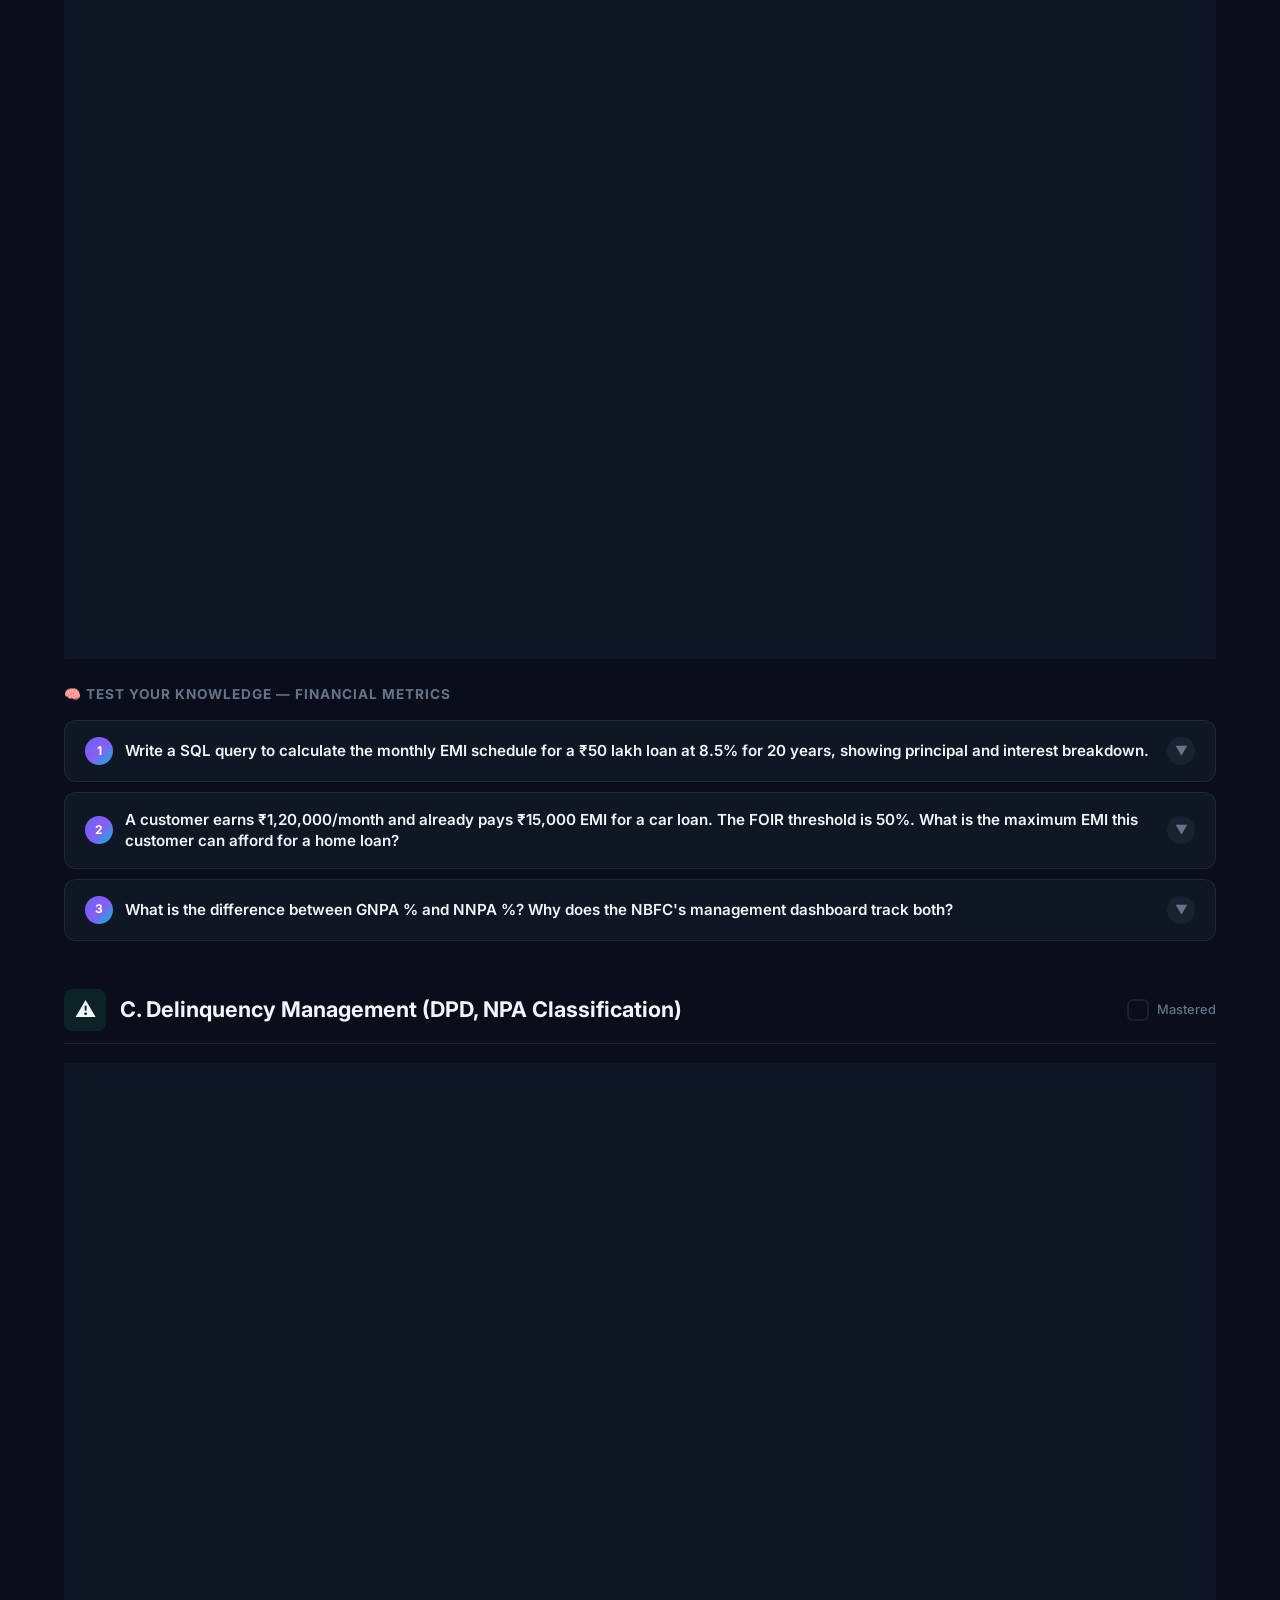
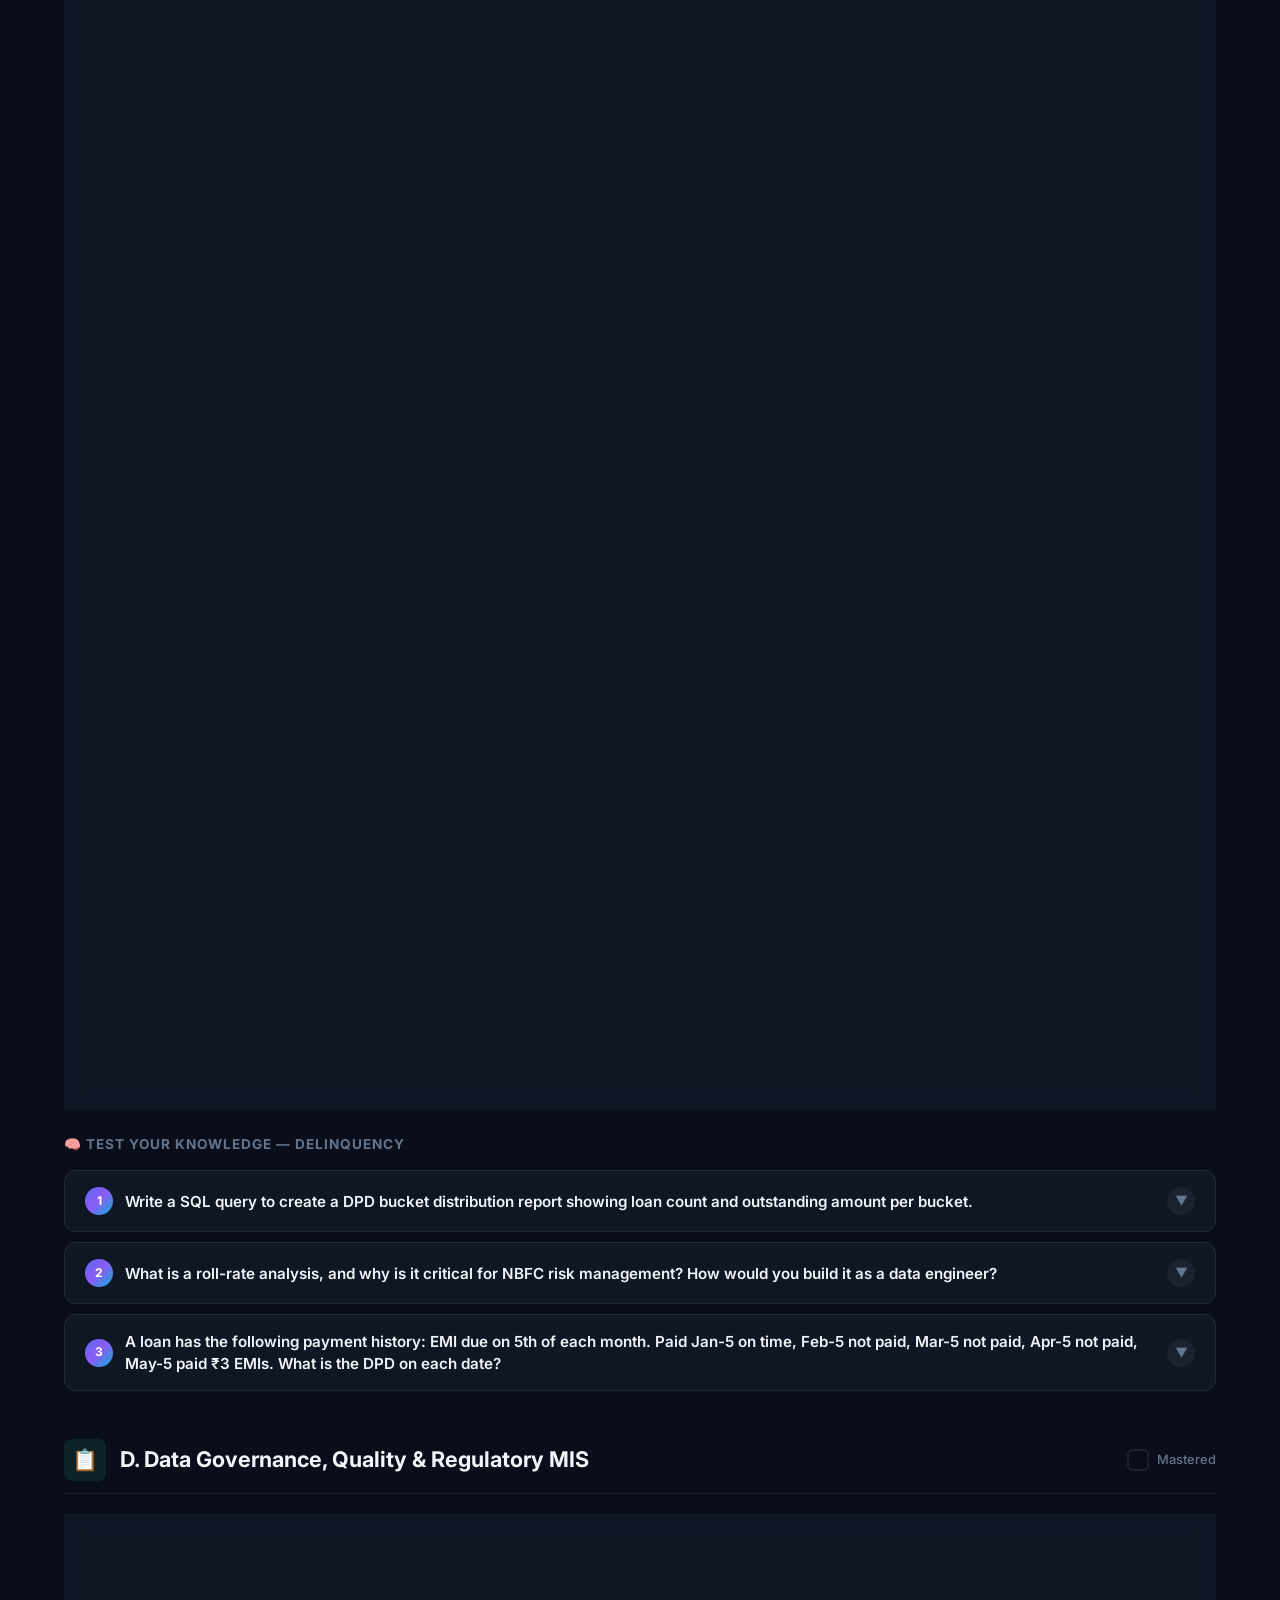
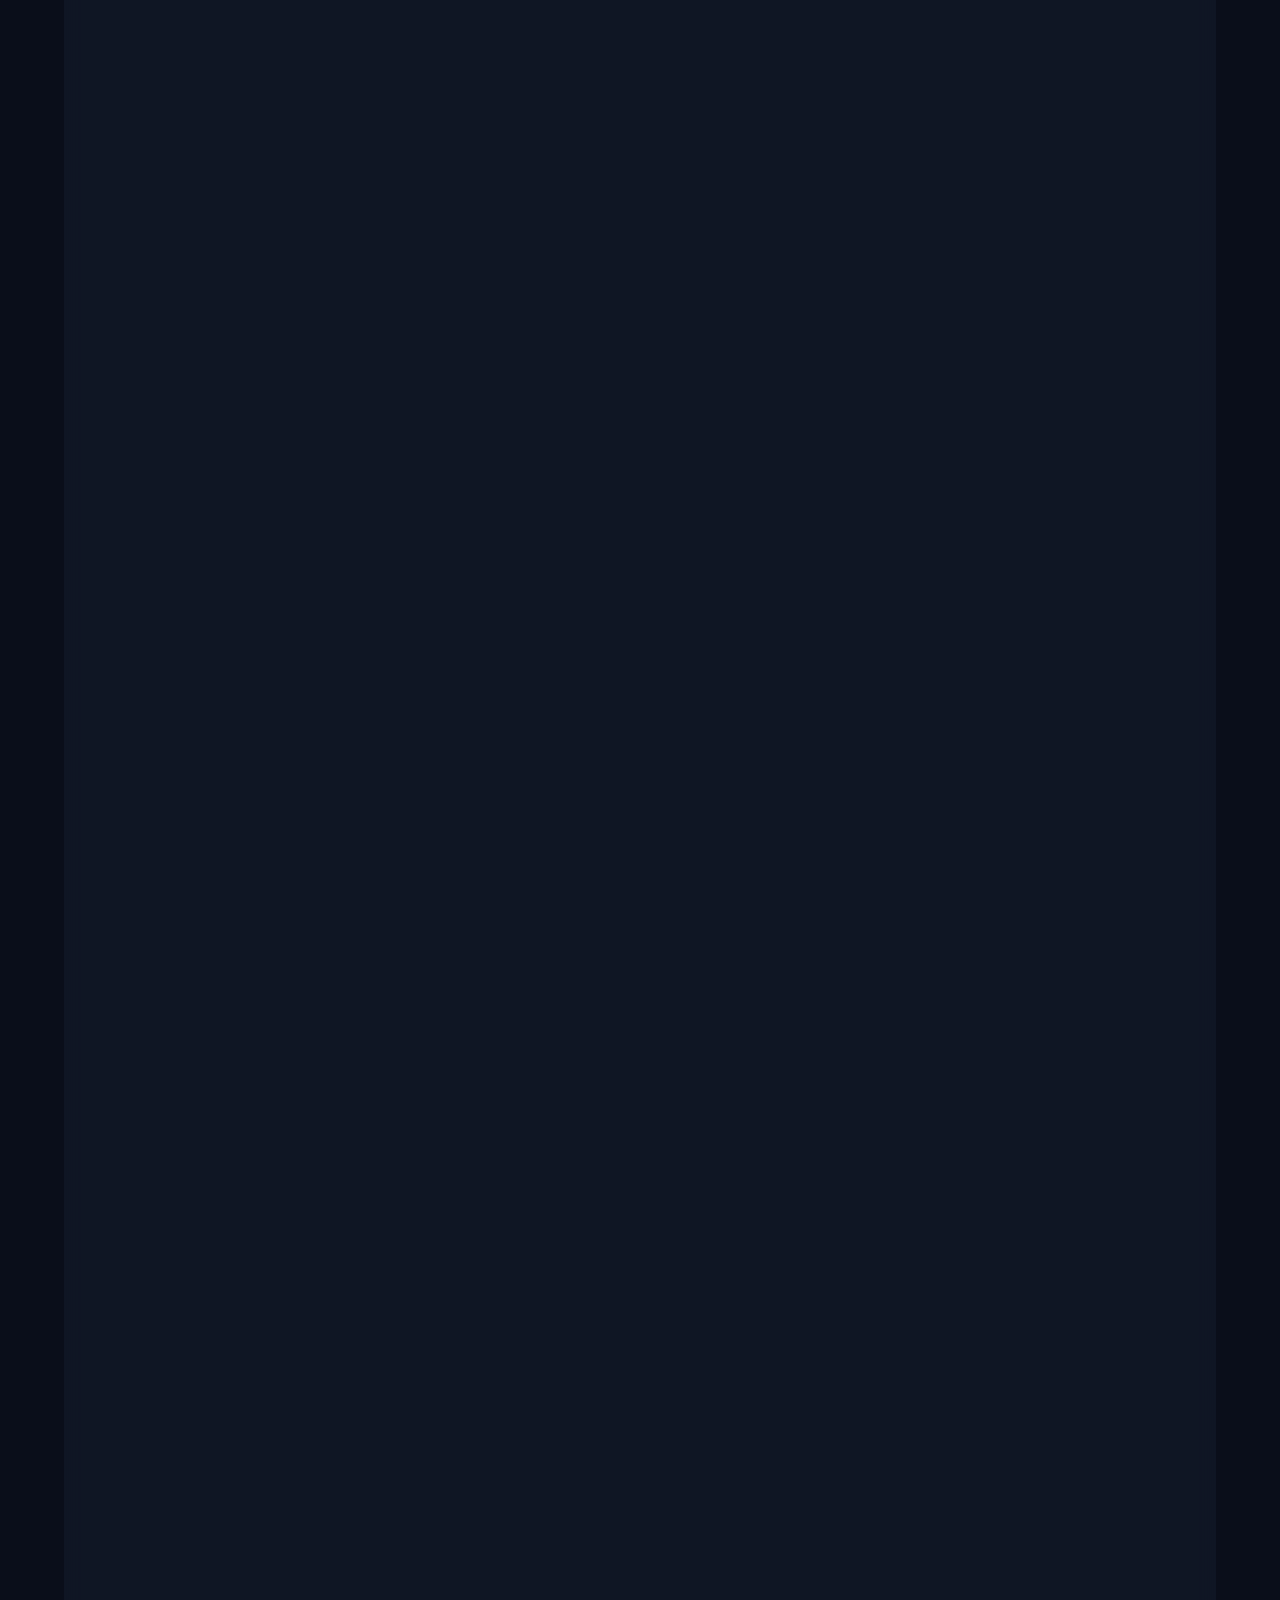
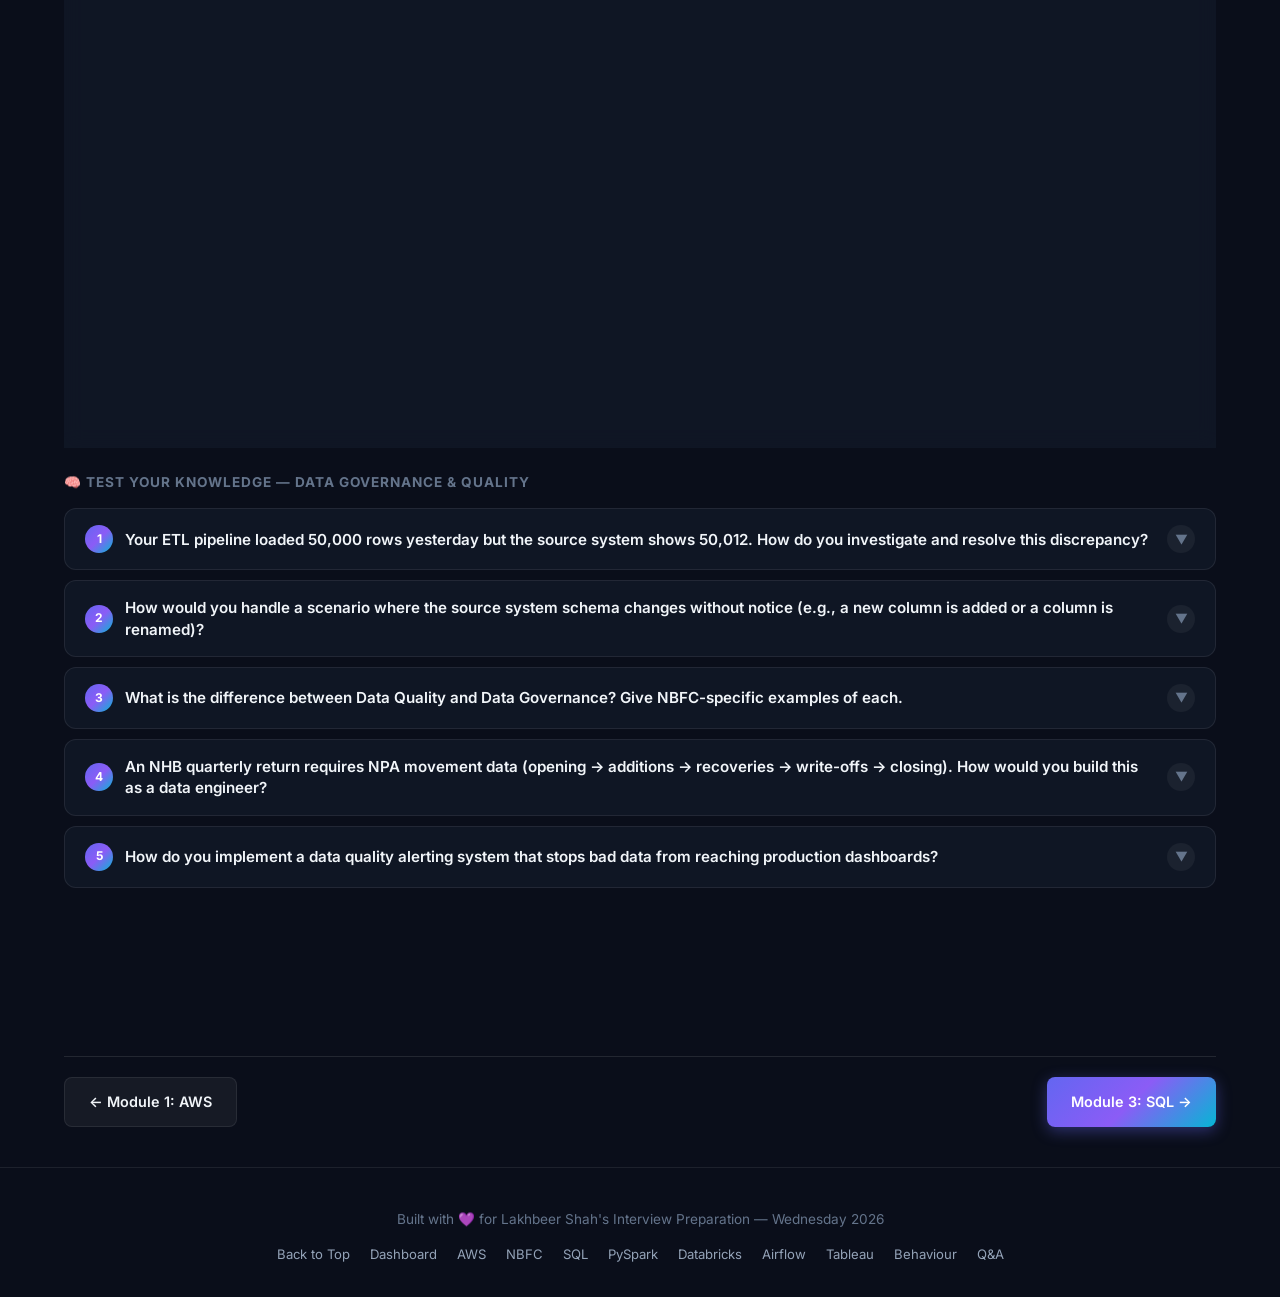
<file: modules/domain.html>
<!DOCTYPE html>
<html lang="en" data-theme="dark">
<head>
  <meta charset="UTF-8">
  <meta name="viewport" content="width=device-width, initial-scale=1.0">
  <meta name="description" content="Comprehensive Interview Prep Portal for Data Engineer role at NBFC Housing Finance — AWS Redshift, ETL, SQL, and Domain Knowledge.">
  <title>NBFC Data Engineer Interview Mastery | Prep Portal</title>
  <link rel="stylesheet" href="../assets/css/styles.css">
</head>
<body>

<!-- ===== NAVIGATION ===== -->
<nav class="navbar" id="navbar">
  <div class="nav-content">
    <a href="../index.html" class="nav-brand">
      <span class="brand-icon">🎯</span>
      <span>InterviewPrep</span>
    </a>

    <ul class="nav-links" id="navLinks">
      <li><a href="aws.html">AWS</a></li>
      <li><a href="domain.html">NBFC</a></li>
      <li><a href="sql.html">SQL</a></li>
      <li><a href="pyspark.html">PySpark</a></li>
      <li><a href="databricks.html">Databricks</a></li>
      <li><a href="airflow.html">Airflow</a></li>
      <li><a href="tableau.html">Tableau</a></li>
      <li><a href="behavioral.html">Behaviour</a></li>
      <li><a href="interview.html">Q&amp;A</a></li>
    </ul>

    <div class="nav-actions">
      <div class="progress-badge">
        <svg class="progress-ring" viewBox="0 0 20 20">
          <circle cx="10" cy="10" r="8" fill="none" stroke="rgba(99,102,241,0.2)" stroke-width="2.5"/>
          <circle id="progressRing" cx="10" cy="10" r="8" fill="none" stroke="#6366f1" stroke-width="2.5"
                  stroke-dasharray="50.26" stroke-dashoffset="50.26" stroke-linecap="round"
                  transform="rotate(-90 10 10)" style="transition: stroke-dashoffset 0.5s ease;"/>
        </svg>
        <span id="progressText">0% Mastered</span>
      </div>
      <button class="theme-toggle" id="themeToggle" aria-label="Toggle theme">🌙</button>
      <button class="nav-toggle" id="navToggle" aria-label="Toggle menu">☰</button>
    </div>
  </div>
</nav>


<main style="padding-top:100px;">
<!-- ============================================================ -->
<!-- MODULE 2: NBFC & HOUSING FINANCE DOMAIN                      -->
<!-- ============================================================ -->
<section class="section" id="module-domain">
  <div class="section-header animate-in">
    <span class="section-badge domain">🏠 Module 2</span>
    <h2>NBFC & Housing Finance Domain</h2>
    <p>Understand the business side — loan lifecycle, financial metrics, regulatory requirements, and delinquency management.</p>
  </div>

  <!-- Stats -->
  <div class="stats-row animate-in">
    <div class="stat-card">
      <div class="stat-value">4</div>
      <div class="stat-label">Subtopics</div>
    </div>
    <div class="stat-card">
      <div class="stat-value">14</div>
      <div class="stat-label">Q&A Pairs</div>
    </div>
    <div class="stat-card">
      <div class="stat-value">45</div>
      <div class="stat-label">Minutes Est.</div>
    </div>
    <div class="stat-card">
      <div class="stat-value">🎯</div>
      <div class="stat-label">Domain Critical</div>
    </div>
  </div>

  <!-- SUBTOPIC A: Housing Loan Lifecycle -->
  <div class="subsection animate-in" id="domain-lifecycle">
    <div class="subsection-header">
      <div class="subsection-icon domain-icon">🔄</div>
      <h3>A. The Housing Loan Lifecycle (Origination to Closure)</h3>
      <label class="progress-check">
        <input type="checkbox" id="prog-domain-a">
        <span class="check-custom">✓</span>
        <span class="check-label">Mastered</span>
      </label>
    </div>

    <div class="content-card">
      <h4>NBFC Basics</h4>
      <p>An <strong>NBFC (Non-Banking Financial Company)</strong> is a company registered under the Companies Act that provides financial services (loans, deposits, insurance) but does not hold a banking license. An NBFC – Housing Finance Company (HFC) specifically provides home loans and is regulated by the <strong>National Housing Bank (NHB)</strong> under the oversight of <strong>Reserve Bank of India (RBI)</strong>.</p>

      <h4>Housing Loan Products</h4>
      <table class="data-table">
        <thead>
          <tr><th>Product</th><th>Full Form</th><th>Description</th><th>Typical LTV</th></tr>
        </thead>
        <tbody>
          <tr><td><strong>HL</strong></td><td>Home Loan</td><td>Purchase of ready/under-construction property</td><td>75-90%</td></tr>
          <tr><td><strong>LAP</strong></td><td>Loan Against Property</td><td>Loan secured by existing property for any purpose</td><td>50-70%</td></tr>
          <tr><td><strong>AHL</strong></td><td>Affordable Housing Loan</td><td>Loans under ₹35 lakhs for economically weaker sections (PMAY)</td><td>Up to 90%</td></tr>
          <tr><td><strong>BT</strong></td><td>Balance Transfer</td><td>Transfer existing loan from another lender for lower rate</td><td>Based on outstanding</td></tr>
          <tr><td><strong>Top-Up</strong></td><td>Top-Up Loan</td><td>Additional amount on existing home loan</td><td>Based on property revaluation</td></tr>
          <tr><td><strong>CL-HL</strong></td><td>Construction-Linked HL</td><td>Disbursed in tranches as construction progresses</td><td>75-80%</td></tr>
        </tbody>
      </table>

      <h4>8-Stage Loan Lifecycle</h4>
      <div class="flow-diagram">
        <div class="flow-step">1. Lead<br>Generation</div>
        <span class="flow-arrow">→</span>
        <div class="flow-step">2. Application<br>& KYC</div>
        <span class="flow-arrow">→</span>
        <div class="flow-step">3. Credit<br>Appraisal</div>
        <span class="flow-arrow">→</span>
        <div class="flow-step">4. Sanction</div>
        <span class="flow-arrow">→</span>
        <div class="flow-step">5. Legal &<br>Technical</div>
        <span class="flow-arrow">→</span>
        <div class="flow-step">6. Disburse-<br>ment</div>
        <span class="flow-arrow">→</span>
        <div class="flow-step">7. Repayment<br>& Servicing</div>
        <span class="flow-arrow">→</span>
        <div class="flow-step">8. Closure /<br>Foreclosure</div>
      </div>

      <ol>
        <li><strong>Lead Generation:</strong> Customer inquiry from DSA (Direct Selling Agent), branch walk-in, digital channel, or referral.</li>
        <li><strong>Application & KYC:</strong> Customer submits application form with documents — PAN, Aadhaar, income proof, bank statements, property documents. KYC verification done with CKYC registry.</li>
        <li><strong>Credit Appraisal:</strong> Underwriting team assesses creditworthiness — CIBIL/bureau score check (minimum 650-700), income verification, FOIR (Fixed Obligations to Income Ratio, should be < 50-60%), existing loan exposure check.</li>
        <li><strong>Sanction:</strong> Loan approved with terms — sanctioned amount, interest rate (fixed/floating), tenure (up to 30 years), processing fee. Sanction letter issued.</li>
        <li><strong>Legal & Technical:</strong> Legal team verifies property ownership chain and title. Technical team conducts property valuation for LTV calculation.</li>
        <li><strong>Disbursement:</strong> Funds released — either full disbursement (ready property) or tranche-based (under construction). Mortgage/charge created on property.</li>
        <li><strong>Repayment & Servicing:</strong> EMI collection starts (usually via NACH/ECS auto-debit). Interest rate resets (for floating), pre-payment processing, insurance premium tracking.</li>
        <li><strong>Closure / Foreclosure:</strong> Loan closed after all EMIs paid (regular closure) or early pay-off (foreclosure/pre-payment). Property documents returned. NOC issued.</li>
      </ol>

      <div class="key-point">
        <span class="kp-icon">💡</span>
        <span class="kp-text"><strong>Interview Tip:</strong> When asked "describe the loan lifecycle," walk through all 8 stages and mention which systems handle each stage: LOS (stages 1-5), LMS (stages 6-8), and CRM (customer interactions across all stages).</span>
      </div>
    </div>

    <!-- Q&A for Lifecycle -->
    <div class="qa-section">
      <div class="qa-section-title">🧠 Test Your Knowledge — Loan Lifecycle</div>

      <div class="qa-item">
        <div class="qa-question">
          <span class="qa-q-number">1</span>
          <span class="qa-q-text">As a data engineer, what tables would you create to track the complete loan lifecycle in a data warehouse? List at least 5 fact/dimension tables.</span>
          <span class="qa-toggle-icon">▼</span>
        </div>
        <div class="qa-answer">
          <div class="qa-answer-inner">
            <p><strong>Core Data Warehouse Tables:</strong></p>
            <ul>
              <li><strong>fact_loan_application</strong> — One row per application: application_id, customer_id, product_id, date_id, requested_amount, CIBIL_score, FOIR, application_status, TAT_days.</li>
              <li><strong>fact_sanction</strong> — One row per sanctioned loan: sanction_id, loan_id, sanctioned_amount, interest_rate, tenure, processing_fee, sanction_date_id.</li>
              <li><strong>fact_disbursement</strong> — One row per disbursement tranche: disbursement_id, loan_id, tranche_number, disbursed_amount, cumulative_disbursed.</li>
              <li><strong>fact_repayment</strong> — One row per EMI payment: payment_id, loan_id, due_date_id, payment_date_id, emi_amount, principal_component, interest_component, outstanding_balance, dpd.</li>
              <li><strong>fact_collection</strong> — One row per collection activity: collection_id, loan_id, agent_id, action_type (call/visit/legal), outcome, promise_to_pay_date, recovery_amount.</li>
              <li><strong>dim_customer (SCD2), dim_product, dim_branch, dim_date, dim_property</strong></li>
            </ul>
          </div>
        </div>
      </div>

      <div class="qa-item">
        <div class="qa-question">
          <span class="qa-q-number">2</span>
          <span class="qa-q-text">What is the difference between a Login, Sanction, and Disbursement in the lending context? Why do these stages have separate tracking?</span>
          <span class="qa-toggle-icon">▼</span>
        </div>
        <div class="qa-answer">
          <div class="qa-answer-inner">
            <p><strong>Login:</strong> The formal acceptance of a loan application — all documents collected, application entered into LOS. This is the first data point for TAT (Turn Around Time) tracking.</p>
            <p><strong>Sanction:</strong> Credit committee approves the loan with specific terms. Not all logins convert to sanctions (rejection rate could be 30-40%). The <strong>Login-to-Sanction conversion rate</strong> is a key business KPI.</p>
            <p><strong>Disbursement:</strong> Actual funds released to the customer/seller. Not all sanctions convert to disbursements — a customer might choose a competitor or property deal might fall through. <strong>Sanction-to-Disbursement conversion rate</strong> is another critical KPI.</p>
            <p><strong>Why separate tracking:</strong></p>
            <ul>
              <li><strong>Funnel analytics:</strong> Business needs to see the conversion funnel — 1000 leads → 500 logins → 350 sanctions → 300 disbursements.</li>
              <li><strong>Revenue recognition:</strong> Processing fees are earned at sanction, but interest income starts only at disbursement.</li>
              <li><strong>Regulatory reporting:</strong> NHB requires separate reporting of sanctions vs. disbursements, including pipeline amounts.</li>
            </ul>
          </div>
        </div>
      </div>

      <div class="qa-item">
        <div class="qa-question">
          <span class="qa-q-number">3</span>
          <span class="qa-q-text">What is a construction-linked disbursement? How would you design the data model to track tranche-based disbursements?</span>
          <span class="qa-toggle-icon">▼</span>
        </div>
        <div class="qa-answer">
          <div class="qa-answer-inner">
            <p><strong>Construction-Linked Disbursement:</strong> For under-construction properties, the loan amount is released in installments (tranches) aligned with construction milestones — typically 4-6 disbursements:</p>
            <ul>
              <li>Tranche 1 (20%): On booking — foundation completion</li>
              <li>Tranche 2 (20%): Plinth level</li>
              <li>Tranche 3 (25%): Superstructure completion</li>
              <li>Tranche 4 (20%): Finishing work</li>
              <li>Tranche 5 (15%): Possession/OC received</li>
            </ul>
            <p><strong>Data Model:</strong></p>
            <div class="code-block">
              <div class="code-header"><span class="code-lang">SQL — Tranche Tracking Table</span><button class="code-copy">Copy</button></div>
              <pre><span class="token-keyword">CREATE TABLE</span> fact_disbursement_tranche (
    tranche_id          <span class="token-function">BIGINT</span> <span class="token-keyword">IDENTITY</span>,
    loan_id             <span class="token-function">BIGINT</span>,
    tranche_number      <span class="token-function">INT</span>,         <span class="token-comment">-- 1,2,3,4,5</span>
    tranche_amount      <span class="token-function">DECIMAL</span>(15,2),
    cumulative_disbursed <span class="token-function">DECIMAL</span>(15,2),
    remaining_sanctioned <span class="token-function">DECIMAL</span>(15,2),
    construction_stage  <span class="token-function">VARCHAR</span>(50), <span class="token-comment">-- 'Foundation','Plinth','Superstructure'</span>
    disbursement_date   <span class="token-function">DATE</span>,
    processing_status   <span class="token-function">VARCHAR</span>(20),
    <span class="token-keyword">CONSTRAINT</span> pk_tranche <span class="token-keyword">PRIMARY KEY</span> (tranche_id)
);</pre>
            </div>
            <p><strong>Key queries this enables:</strong> "What % of sanctioned amounts are pending disbursement?", "Average time between tranches?", "Loans stuck at partial disbursement?"</p>
          </div>
        </div>
      </div>
    </div>
  </div>

  <!-- SUBTOPIC B: Key Financial Metrics -->
  <div class="subsection animate-in" id="domain-metrics">
    <div class="subsection-header">
      <div class="subsection-icon domain-icon">📊</div>
      <h3>B. Key Financial Metrics (EMI, LTV, FOIR)</h3>
      <label class="progress-check">
        <input type="checkbox" id="prog-domain-b">
        <span class="check-custom">✓</span>
        <span class="check-label">Mastered</span>
      </label>
    </div>

    <div class="content-card">
      <h4>EMI (Equated Monthly Installment)</h4>
      <p>EMI is the fixed monthly payment a borrower makes. It consists of two components:</p>
      <ul>
        <li><strong>Principal Component:</strong> The portion that reduces the outstanding loan balance. Increases over time.</li>
        <li><strong>Interest Component:</strong> Calculated on the outstanding balance. Decreases over time.</li>
      </ul>
      <div class="code-block">
        <div class="code-header"><span class="code-lang">Formula — EMI Calculation</span><button class="code-copy">Copy</button></div>
        <pre><span class="token-comment">EMI = P × r × (1+r)^n / ((1+r)^n - 1)</span>

Where:
  P = Principal loan amount
  r = Monthly interest rate (annual rate / 12 / 100)
  n = Tenure in months

<span class="token-comment">Example: Loan = ₹50,00,000 | Rate = 8.5% p.a. | Tenure = 20 years</span>
  P = 5000000
  r = 8.5 / 12 / 100 = 0.007083
  n = 240 months

  EMI = 5000000 × 0.007083 × (1.007083)^240 / ((1.007083)^240 - 1)
  EMI ≈ ₹43,391

<span class="token-comment">Total payment = 43,391 × 240 = ₹1,04,13,840</span>
<span class="token-comment">Total interest = ₹1,04,13,840 - ₹50,00,000 = ₹54,13,840</span></pre>
      </div>

      <h4>LTV (Loan to Value Ratio)</h4>
      <p><strong>LTV = (Loan Amount / Property Value) × 100</strong></p>
      <ul>
        <li>Determines how much of the property value is being financed.</li>
        <li>RBI/NHB guidelines: Maximum LTV for home loans up to ₹30 lakhs = 90%; ₹30-75 lakhs = 80%; above ₹75 lakhs = 75%.</li>
        <li>Lower LTV = Lower risk for the lender (more equity/skin-in-the-game from borrower).</li>
        <li>LAP typically has lower LTV (50-70%) because it's a general-purpose loan secured by property.</li>
      </ul>

      <h4>FOIR (Fixed Obligations to Income Ratio)</h4>
      <p><strong>FOIR = (All existing EMIs + proposed EMI) / Monthly Income × 100</strong></p>
      <ul>
        <li>Acceptable FOIR: typically 40-60% for salaried, 35-50% for self-employed.</li>
        <li>If FOIR > threshold, the loan either gets rejected or the sanctioned amount is reduced.</li>
      </ul>

      <h4>Other Critical Metrics</h4>
      <table class="data-table">
        <thead>
          <tr><th>Metric</th><th>Formula</th><th>Significance</th></tr>
        </thead>
        <tbody>
          <tr><td><strong>AUM</strong></td><td>Sum of outstanding balance of all active loans</td><td>Total portfolio size — key growth metric</td></tr>
          <tr><td><strong>Yield</strong></td><td>Total interest income / Average AUM × 100</td><td>Portfolio profitability measure</td></tr>
          <tr><td><strong>NIM</strong></td><td>Yield - Cost of Funds</td><td>Net Interest Margin — core profitability</td></tr>
          <tr><td><strong>GNPA%</strong></td><td>Gross NPA / Total Outstanding × 100</td><td>Asset quality indicator — lower is better</td></tr>
          <tr><td><strong>NNPA%</strong></td><td>(Gross NPA - Provisions) / (Total Outstanding - Provisions) × 100</td><td>Net NPA after provisions</td></tr>
          <tr><td><strong>PCR</strong></td><td>Total Provisions / Gross NPA × 100</td><td>Provision Coverage Ratio — higher = more conservative</td></tr>
        </tbody>
      </table>
    </div>

    <!-- Q&A for Metrics -->
    <div class="qa-section">
      <div class="qa-section-title">🧠 Test Your Knowledge — Financial Metrics</div>

      <div class="qa-item">
        <div class="qa-question">
          <span class="qa-q-number">1</span>
          <span class="qa-q-text">Write a SQL query to calculate the monthly EMI schedule for a ₹50 lakh loan at 8.5% for 20 years, showing principal and interest breakdown.</span>
          <span class="qa-toggle-icon">▼</span>
        </div>
        <div class="qa-answer">
          <div class="qa-answer-inner">
            <div class="code-block">
              <div class="code-header"><span class="code-lang">SQL — EMI Amortization Schedule</span><button class="code-copy">Copy</button></div>
              <pre><span class="token-keyword">WITH RECURSIVE</span> amortization <span class="token-keyword">AS</span> (
    <span class="token-comment">-- Base case: Month 0 (loan start)</span>
    <span class="token-keyword">SELECT</span>
        <span class="token-number">0</span> <span class="token-keyword">AS</span> month_num,
        <span class="token-number">5000000.00</span> <span class="token-keyword">AS</span> opening_balance,
        <span class="token-number">0.00</span> <span class="token-keyword">AS</span> emi,
        <span class="token-number">0.00</span> <span class="token-keyword">AS</span> interest_component,
        <span class="token-number">0.00</span> <span class="token-keyword">AS</span> principal_component,
        <span class="token-number">5000000.00</span> <span class="token-keyword">AS</span> closing_balance
    <span class="token-keyword">UNION ALL</span>
    <span class="token-comment">-- Recursive: Each subsequent month</span>
    <span class="token-keyword">SELECT</span>
        month_num + <span class="token-number">1</span>,
        closing_balance,
        <span class="token-number">43391.00</span>,  <span class="token-comment">-- Pre-calculated EMI</span>
        <span class="token-function">ROUND</span>(closing_balance * <span class="token-number">0.085</span> / <span class="token-number">12</span>, <span class="token-number">2</span>),
        <span class="token-number">43391.00</span> - <span class="token-function">ROUND</span>(closing_balance * <span class="token-number">0.085</span> / <span class="token-number">12</span>, <span class="token-number">2</span>),
        closing_balance - (<span class="token-number">43391.00</span> - <span class="token-function">ROUND</span>(closing_balance * <span class="token-number">0.085</span> / <span class="token-number">12</span>, <span class="token-number">2</span>))
    <span class="token-keyword">FROM</span> amortization
    <span class="token-keyword">WHERE</span> month_num < <span class="token-number">240</span>
)
<span class="token-keyword">SELECT</span> month_num, opening_balance, emi,
       interest_component, principal_component, closing_balance
<span class="token-keyword">FROM</span> amortization
<span class="token-keyword">WHERE</span> month_num > <span class="token-number">0</span>;</pre>
            </div>
            <p><strong>Key insight:</strong> In the early months, ~70% of EMI goes to interest. By the last few years, ~90% goes to principal. This is why pre-payment early in the loan tenure saves the most interest.</p>
          </div>
        </div>
      </div>

      <div class="qa-item">
        <div class="qa-question">
          <span class="qa-q-number">2</span>
          <span class="qa-q-text">A customer earns ₹1,20,000/month and already pays ₹15,000 EMI for a car loan. The FOIR threshold is 50%. What is the maximum EMI this customer can afford for a home loan?</span>
          <span class="qa-toggle-icon">▼</span>
        </div>
        <div class="qa-answer">
          <div class="qa-answer-inner">
            <p><strong>Calculation:</strong></p>
            <ul>
              <li>Monthly Income = ₹1,20,000</li>
              <li>Maximum FOIR = 50%</li>
              <li>Maximum total EMI = ₹1,20,000 × 50% = ₹60,000</li>
              <li>Existing car EMI = ₹15,000</li>
              <li><strong>Maximum home loan EMI = ₹60,000 - ₹15,000 = ₹45,000</strong></li>
            </ul>
            <p>At 8.5% for 20 years, an EMI of ₹45,000 translates to approximately ₹51.8 lakhs loan eligibility.</p>
            <p><strong>Data engineering relevance:</strong> You'd build a derived column in the data warehouse: <span class="inline-code">max_eligible_emi = (monthly_income * foir_threshold) - existing_emi_obligations</span> — this feeds into the credit appraisal dashboard in Tableau.</p>
          </div>
        </div>
      </div>

      <div class="qa-item">
        <div class="qa-question">
          <span class="qa-q-number">3</span>
          <span class="qa-q-text">What is the difference between GNPA % and NNPA %? Why does the NBFC's management dashboard track both?</span>
          <span class="qa-toggle-icon">▼</span>
        </div>
        <div class="qa-answer">
          <div class="qa-answer-inner">
            <p><strong>GNPA (Gross NPA) %</strong> = Total NPA amount / Total outstanding portfolio × 100</p>
            <p>This shows the <strong>raw asset quality</strong> — what percentage of the portfolio has gone bad (90+ DPD).</p>
            <p><strong>NNPA (Net NPA) %</strong> = (Gross NPA - Provisions) / (Total Outstanding - Provisions) × 100</p>
            <p>This shows the <strong>net exposure after provisions</strong> — the actual risk remaining after the company has set aside money to absorb expected losses.</p>
            <p><strong>Why track both:</strong></p>
            <ul>
              <li><strong>GNPA:</strong> Tells you how well the company is <em>originating</em> loans (credit quality). Rising GNPA = bad underwriting decisions.</li>
              <li><strong>NNPA:</strong> Tells you how well the company is <em>provisioning</em> for losses. Low NNPA with high GNPA = company is being conservative (good). High NNPA = underprovisionaged (risky).</li>
              <li><strong>Regulatory requirement:</strong> RBI mandates disclosure of both in quarterly results. Rating agencies (CRISIL, ICRA) use NNPA for credit ratings.</li>
              <li><strong>Data engineering:</strong> Both metrics need to be calculated at portfolio-level, product-level, branch-level, and vintage-level for drill-down analysis in Tableau.</li>
            </ul>
          </div>
        </div>
      </div>
    </div>
  </div>

  <!-- SUBTOPIC C: Delinquency Management -->
  <div class="subsection animate-in" id="domain-delinquency">
    <div class="subsection-header">
      <div class="subsection-icon domain-icon">⚠️</div>
      <h3>C. Delinquency Management (DPD, NPA Classification)</h3>
      <label class="progress-check">
        <input type="checkbox" id="prog-domain-c">
        <span class="check-custom">✓</span>
        <span class="check-label">Mastered</span>
      </label>
    </div>

    <div class="content-card">
      <h4>DPD (Days Past Due)</h4>
      <p><strong>DPD = Current Date - EMI Due Date</strong> (when EMI is unpaid)</p>
      <p>DPD is the fundamental metric for measuring loan delinquency. It starts counting from the day after the EMI due date if payment is not received.</p>

      <h4>DPD Buckets (Standard Industry Classification)</h4>
      <table class="data-table">
        <thead>
          <tr><th>Bucket</th><th>DPD Range</th><th>Classification</th><th>Action</th></tr>
        </thead>
        <tbody>
          <tr><td><strong>X</strong></td><td>0</td><td>Current / Regular</td><td>No action needed</td></tr>
          <tr><td><strong>SMA-0</strong></td><td>1-30</td><td>Special Mention Account</td><td>SMS/email reminder</td></tr>
          <tr><td><strong>SMA-1</strong></td><td>31-60</td><td>Special Mention Account</td><td>Phone calls, soft collection</td></tr>
          <tr><td><strong>SMA-2</strong></td><td>61-90</td><td>Special Mention Account</td><td>Field visits, collection agency</td></tr>
          <tr><td><strong>NPA</strong></td><td>90+</td><td>Non-Performing Asset</td><td>Legal notice, SARFAESI proceedings</td></tr>
          <tr><td><strong>D1</strong></td><td>91-180</td><td>Sub-Standard</td><td>15% provision required</td></tr>
          <tr><td><strong>D2</strong></td><td>181-365</td><td>Doubtful-1</td><td>25% provision + 100% on unsecured portion</td></tr>
          <tr><td><strong>D3</strong></td><td>366-1095</td><td>Doubtful-2</td><td>40% provision + 100% on unsecured portion</td></tr>
          <tr><td><strong>Loss</strong></td><td>1095+</td><td>Loss Asset</td><td>100% provision / Write-off</td></tr>
        </tbody>
      </table>

      <h4>NPA Classification Rules (RBI Guidelines)</h4>
      <ul>
        <li><strong>Standard to NPA:</strong> Automatically classified as NPA when DPD crosses 90 days. No human intervention needed — the system must auto-classify.</li>
        <li><strong>NPA to Standard (Upgrade):</strong> When all overdue amounts (principal + interest + penal interest) are fully paid and the account becomes current.</li>
        <li><strong>Provisioning:</strong> Every NPA requires the NBFC to set aside provisions (reserves) against potential losses. These provisions directly reduce profitability.</li>
      </ul>

      <div class="code-block">
        <div class="code-header"><span class="code-lang">SQL — DPD & NPA Classification Logic</span><button class="code-copy">Copy</button></div>
        <pre><span class="token-keyword">SELECT</span>
    loan_id,
    emi_due_date,
    payment_date,
    <span class="token-keyword">CASE</span>
        <span class="token-keyword">WHEN</span> payment_date <span class="token-keyword">IS NOT NULL</span>
            <span class="token-keyword">THEN</span> <span class="token-function">DATEDIFF</span>(<span class="token-string">'day'</span>, emi_due_date, payment_date)
        <span class="token-keyword">ELSE</span> <span class="token-function">DATEDIFF</span>(<span class="token-string">'day'</span>, emi_due_date, <span class="token-function">CURRENT_DATE</span>)
    <span class="token-keyword">END</span> <span class="token-keyword">AS</span> dpd,
    <span class="token-keyword">CASE</span>
        <span class="token-keyword">WHEN</span> dpd = <span class="token-number">0</span> <span class="token-keyword">THEN</span> <span class="token-string">'X-Current'</span>
        <span class="token-keyword">WHEN</span> dpd <span class="token-keyword">BETWEEN</span> <span class="token-number">1</span> <span class="token-keyword">AND</span> <span class="token-number">30</span> <span class="token-keyword">THEN</span> <span class="token-string">'SMA-0'</span>
        <span class="token-keyword">WHEN</span> dpd <span class="token-keyword">BETWEEN</span> <span class="token-number">31</span> <span class="token-keyword">AND</span> <span class="token-number">60</span> <span class="token-keyword">THEN</span> <span class="token-string">'SMA-1'</span>
        <span class="token-keyword">WHEN</span> dpd <span class="token-keyword">BETWEEN</span> <span class="token-number">61</span> <span class="token-keyword">AND</span> <span class="token-number">90</span> <span class="token-keyword">THEN</span> <span class="token-string">'SMA-2'</span>
        <span class="token-keyword">WHEN</span> dpd > <span class="token-number">90</span> <span class="token-keyword">THEN</span> <span class="token-string">'NPA'</span>
    <span class="token-keyword">END</span> <span class="token-keyword">AS</span> asset_classification
<span class="token-keyword">FROM</span> fact_repayment;</pre>
      </div>

      <h4>Collections Process</h4>
      <p>Collections is the process of recovering overdue amounts. It follows a structured escalation:</p>
      <ul>
        <li><strong>Soft Collection (1-30 DPD):</strong> Automated SMS, email, IVR calls. Data: Contact attempts, response rate.</li>
        <li><strong>Tele-calling (31-60 DPD):</strong> Dedicated collection agents make phone calls. Data: Call outcomes (PTP = Promise to Pay, broken PTP, not reachable).</li>
        <li><strong>Field Collection (61-90 DPD):</strong> Physical visits to customer's home/office. Data: Visit reports, PTP amounts, partial payments.</li>
        <li><strong>Legal Action (90+ DPD):</strong> Legal notices under SARFAESI Act (Securitisation and Reconstruction of Financial Assets and Enforcement of Securities Interest Act). Property auction process.</li>
      </ul>

      <div class="key-point warning">
        <span class="kp-icon">⚠️</span>
        <span class="kp-text"><strong>Critical:</strong> In many interviews, they'll ask "How would you build a collections dashboard?" — Answer: DPD bucket-wise distribution (pie chart), Resolution rate by bucket, PTP conversion rate, Month-over-month roll-rate analysis (how many loans moved from SMA-1 to SMA-2 vs. SMA-1 to Current).</span>
      </div>
    </div>

    <!-- Q&A for Delinquency -->
    <div class="qa-section">
      <div class="qa-section-title">🧠 Test Your Knowledge — Delinquency</div>

      <div class="qa-item">
        <div class="qa-question">
          <span class="qa-q-number">1</span>
          <span class="qa-q-text">Write a SQL query to create a DPD bucket distribution report showing loan count and outstanding amount per bucket.</span>
          <span class="qa-toggle-icon">▼</span>
        </div>
        <div class="qa-answer">
          <div class="qa-answer-inner">
            <div class="code-block">
              <div class="code-header"><span class="code-lang">SQL — DPD Bucket Distribution</span><button class="code-copy">Copy</button></div>
              <pre><span class="token-keyword">WITH</span> latest_dpd <span class="token-keyword">AS</span> (
    <span class="token-keyword">SELECT</span> loan_id,
           <span class="token-function">MAX</span>(dpd) <span class="token-keyword">AS</span> current_dpd,
           <span class="token-function">MAX</span>(outstanding_balance) <span class="token-keyword">AS</span> outstanding
    <span class="token-keyword">FROM</span> fact_repayment
    <span class="token-keyword">WHERE</span> emi_due_date <= <span class="token-function">CURRENT_DATE</span>
    <span class="token-keyword">GROUP BY</span> loan_id
)
<span class="token-keyword">SELECT</span>
    <span class="token-keyword">CASE</span>
        <span class="token-keyword">WHEN</span> current_dpd = <span class="token-number">0</span> <span class="token-keyword">THEN</span> <span class="token-string">'X (Current)'</span>
        <span class="token-keyword">WHEN</span> current_dpd <span class="token-keyword">BETWEEN</span> <span class="token-number">1</span> <span class="token-keyword">AND</span> <span class="token-number">30</span> <span class="token-keyword">THEN</span> <span class="token-string">'SMA-0 (1-30)'</span>
        <span class="token-keyword">WHEN</span> current_dpd <span class="token-keyword">BETWEEN</span> <span class="token-number">31</span> <span class="token-keyword">AND</span> <span class="token-number">60</span> <span class="token-keyword">THEN</span> <span class="token-string">'SMA-1 (31-60)'</span>
        <span class="token-keyword">WHEN</span> current_dpd <span class="token-keyword">BETWEEN</span> <span class="token-number">61</span> <span class="token-keyword">AND</span> <span class="token-number">90</span> <span class="token-keyword">THEN</span> <span class="token-string">'SMA-2 (61-90)'</span>
        <span class="token-keyword">WHEN</span> current_dpd > <span class="token-number">90</span> <span class="token-keyword">THEN</span> <span class="token-string">'NPA (90+)'</span>
    <span class="token-keyword">END</span> <span class="token-keyword">AS</span> dpd_bucket,
    <span class="token-function">COUNT</span>(*) <span class="token-keyword">AS</span> loan_count,
    <span class="token-function">SUM</span>(outstanding) <span class="token-keyword">AS</span> total_outstanding,
    <span class="token-function">ROUND</span>(<span class="token-function">COUNT</span>(*) * <span class="token-number">100.0</span> / <span class="token-function">SUM</span>(<span class="token-function">COUNT</span>(*)) <span class="token-keyword">OVER</span>(), <span class="token-number">2</span>) <span class="token-keyword">AS</span> pct_of_portfolio
<span class="token-keyword">FROM</span> latest_dpd
<span class="token-keyword">GROUP BY</span> dpd_bucket
<span class="token-keyword">ORDER BY</span>
    <span class="token-keyword">CASE</span> dpd_bucket
        <span class="token-keyword">WHEN</span> <span class="token-string">'X (Current)'</span> <span class="token-keyword">THEN</span> <span class="token-number">1</span>
        <span class="token-keyword">WHEN</span> <span class="token-string">'SMA-0 (1-30)'</span> <span class="token-keyword">THEN</span> <span class="token-number">2</span>
        <span class="token-keyword">WHEN</span> <span class="token-string">'SMA-1 (31-60)'</span> <span class="token-keyword">THEN</span> <span class="token-number">3</span>
        <span class="token-keyword">WHEN</span> <span class="token-string">'SMA-2 (61-90)'</span> <span class="token-keyword">THEN</span> <span class="token-number">4</span>
        <span class="token-keyword">WHEN</span> <span class="token-string">'NPA (90+)'</span> <span class="token-keyword">THEN</span> <span class="token-number">5</span>
    <span class="token-keyword">END</span>;</pre>
            </div>
          </div>
        </div>
      </div>

      <div class="qa-item">
        <div class="qa-question">
          <span class="qa-q-number">2</span>
          <span class="qa-q-text">What is a roll-rate analysis, and why is it critical for NBFC risk management? How would you build it as a data engineer?</span>
          <span class="qa-toggle-icon">▼</span>
        </div>
        <div class="qa-answer">
          <div class="qa-answer-inner">
            <p><strong>Roll-Rate Analysis</strong> measures the movement (flow) of loans between DPD buckets from one month to the next. It answers: "Of the loans in SMA-1 last month, how many moved to SMA-2, how many cured back to Current, and how many stayed?"</p>
            <p><strong>Example Roll-Rate Matrix (March → April):</strong></p>
            <table class="data-table">
              <thead><tr><th>From \ To</th><th>Current</th><th>SMA-0</th><th>SMA-1</th><th>SMA-2</th><th>NPA</th></tr></thead>
              <tbody>
                <tr><td><strong>Current</strong></td><td>95%</td><td>4%</td><td>0.8%</td><td>0.1%</td><td>0.1%</td></tr>
                <tr><td><strong>SMA-0</strong></td><td>60%</td><td>15%</td><td>20%</td><td>3%</td><td>2%</td></tr>
                <tr><td><strong>SMA-1</strong></td><td>25%</td><td>10%</td><td>20%</td><td>35%</td><td>10%</td></tr>
                <tr><td><strong>SMA-2</strong></td><td>10%</td><td>5%</td><td>5%</td><td>20%</td><td>60%</td></tr>
                <tr><td><strong>NPA</strong></td><td>5%</td><td>2%</td><td>1%</td><td>2%</td><td>90%</td></tr>
              </tbody>
            </table>
            <p><strong>How to build it:</strong> Snapshot the DPD bucket of every loan on the last day of each month. Create a monthly_dpd_snapshot table. Then join current month snapshot with previous month to calculate the transition matrix.</p>
          </div>
        </div>
      </div>

      <div class="qa-item">
        <div class="qa-question">
          <span class="qa-q-number">3</span>
          <span class="qa-q-text">A loan has the following payment history: EMI due on 5th of each month. Paid Jan-5 on time, Feb-5 not paid, Mar-5 not paid, Apr-5 not paid, May-5 paid ₹3 EMIs. What is the DPD on each date?</span>
          <span class="qa-toggle-icon">▼</span>
        </div>
        <div class="qa-answer">
          <div class="qa-answer-inner">
            <p><strong>DPD Calculation:</strong></p>
            <ul>
              <li><strong>Jan 5:</strong> Paid on time → DPD = 0</li>
              <li><strong>Feb 5:</strong> Not paid → DPD starts. On Feb 28: DPD = 23 days</li>
              <li><strong>Mar 5:</strong> Still not paid (Feb EMI overdue) → DPD = 28 days (from Feb 5 due date). Now 2 EMIs overdue.</li>
              <li><strong>Mar 31:</strong> DPD = 54 days (counted from earliest unpaid EMI: Feb 5)</li>
              <li><strong>Apr 5:</strong> 3 EMIs now overdue (Feb, Mar, Apr) → DPD = 59 days</li>
              <li><strong>Apr 30:</strong> DPD = 84 days → SMA-2 category</li>
              <li><strong>May 5:</strong> Customer pays 3 EMIs → ALL overdue cleared → DPD resets to 0</li>
            </ul>
            <p><strong>Key Rule:</strong> DPD is always calculated from the <strong>oldest unpaid EMI due date</strong>, not from the most recent. This is critical — many candidates get this wrong. Also, partial payment that doesn't clear the oldest due EMI does NOT reset DPD.</p>
          </div>
        </div>
      </div>
    </div>
  </div>

  <!-- SUBTOPIC D: Data Governance, Quality & Regulatory MIS -->
  <div class="subsection animate-in" id="domain-governance">
    <div class="subsection-header">
      <div class="subsection-icon domain-icon">📋</div>
      <h3>D. Data Governance, Quality & Regulatory MIS</h3>
      <label class="progress-check">
        <input type="checkbox" id="prog-domain-d">
        <span class="check-custom">✓</span>
        <span class="check-label">Mastered</span>
      </label>
    </div>

    <div class="content-card">
      <h4>Data Governance Framework</h4>
      <p>In an NBFC, data governance is non-negotiable because of regulatory scrutiny by <strong>RBI</strong> and <strong>NHB</strong>. A Data Engineer must build guardrails into every pipeline.</p>
      <ul>
        <li><strong>Data Ownership:</strong> Every table in the warehouse must have a documented business owner (e.g., Collections team owns <code>fact_collection</code>, Risk team owns the NPA classification logic).</li>
        <li><strong>Data Lineage:</strong> You must be able to trace any number on a Tableau dashboard back to its source system (LOS, LMS, CRM) through every transformation step. Tools: AWS Glue Data Catalog lineage, or manual lineage documentation.</li>
        <li><strong>Access Controls:</strong> Strict separation — analysts can only read from <code>analytics</code> schema. ETL service accounts write to <code>staging</code> and <code>dwh</code>. Nobody except DBAs touches <code>admin</code>. Enforced via Redshift <code>GRANT</code>/<code>REVOKE</code> and IAM roles.</li>
      </ul>

      <h4>Data Quality Framework</h4>
      <p>Financial data demands 100% accuracy. Build automated DQ checks into every ETL pipeline:</p>
      <table class="data-table">
        <thead>
          <tr><th>DQ Check Type</th><th>What It Validates</th><th>NBFC Example</th></tr>
        </thead>
        <tbody>
          <tr><td><strong>Completeness</strong></td><td>No unexpected NULLs in critical fields</td><td><code>loan_id</code>, <code>customer_id</code>, <code>emi_amount</code> must never be NULL</td></tr>
          <tr><td><strong>Uniqueness</strong></td><td>No duplicate primary keys</td><td>No duplicate <code>loan_id</code> in <code>fact_loan_account</code></td></tr>
          <tr><td><strong>Referential Integrity</strong></td><td>All FKs exist in parent dimension</td><td>Every <code>branch_id</code> in fact table exists in <code>dim_branch</code></td></tr>
          <tr><td><strong>Range / Threshold</strong></td><td>Values within expected business ranges</td><td>Interest rate between 6% and 18%; LTV ≤ 90%</td></tr>
          <tr><td><strong>Freshness</strong></td><td>Data arrived on time</td><td>Today's staging table has rows with <code>etl_load_date = CURRENT_DATE</code></td></tr>
          <tr><td><strong>Reconciliation</strong></td><td>Source count = Target count</td><td>MySQL source rows match Redshift staging count (covered in SQL Scenario 6)</td></tr>
        </tbody>
      </table>

      <h4>Regulatory MIS & NHB/RBI Reporting</h4>
      <p>An NBFC-HFC must submit periodic returns to the <strong>National Housing Bank (NHB)</strong> and <strong>RBI</strong>:</p>
      <ul>
        <li><strong>NHB Quarterly Returns:</strong> Portfolio composition (product-wise, geography-wise), NPA movement (opening balance → additions → recoveries → write-offs → closing balance), asset classification distribution.</li>
        <li><strong>RBI Monthly Returns:</strong> ALM (Asset-Liability Mismatch) statements, exposure reports, large loan reports.</li>
        <li><strong>Audit Requirements:</strong> Complete audit trail of all data changes. Every ETL run must log: rows loaded/rejected, checksums, timestamps, and the IAM role used. This is stored in an <code>etl_audit</code> schema.</li>
      </ul>

      <h4>Python Script: Automated DQ Check (Boto3 + Redshift)</h4>
      <div class="code-block">
        <div class="code-header"><span class="code-lang">Python — Data Quality Check via Boto3</span><button class="code-copy">Copy</button></div>
        <pre><span class="token-keyword">import</span> boto3
<span class="token-keyword">import</span> json

<span class="token-keyword">def</span> run_dq_check():
    <span class="token-comment"># Connect to Redshift Data API (serverless, no driver needed)</span>
    client = boto3.client(<span class="token-string">'redshift-data'</span>, region_name=<span class="token-string">'ap-south-1'</span>)

    dq_queries = {
        <span class="token-string">'null_check'</span>: <span class="token-string">"""
            SELECT COUNT(*) AS null_loans
            FROM fact_loan_account
            WHERE loan_id IS NULL OR customer_id IS NULL
        """</span>,
        <span class="token-string">'duplicate_check'</span>: <span class="token-string">"""
            SELECT loan_id, COUNT(*) AS cnt
            FROM fact_loan_account
            GROUP BY loan_id HAVING COUNT(*) > 1
            LIMIT 10
        """</span>,
        <span class="token-string">'freshness_check'</span>: <span class="token-string">"""
            SELECT CASE
                WHEN MAX(etl_load_date) = CURRENT_DATE THEN 'PASS'
                ELSE 'FAIL - STALE DATA'
            END AS freshness_status
            FROM staging.stg_repayments
        """</span>
    }

    <span class="token-keyword">for</span> check_name, sql <span class="token-keyword">in</span> dq_queries.items():
        response = client.execute_statement(
            ClusterIdentifier=<span class="token-string">'nbfc-redshift-cluster'</span>,
            Database=<span class="token-string">'nbfc_dwh'</span>,
            DbUser=<span class="token-string">'etl_service'</span>,
            Sql=sql
        )
        <span class="token-builtin">print</span>(<span class="token-string">f"Submitted DQ check: {check_name} | ID: {response['Id']}"</span>)

<span class="token-keyword">if</span> __name__ == <span class="token-string">'__main__'</span>:
    run_dq_check()</pre>
      </div>
      <div class="key-point">
        <span class="kp-icon">💡</span>
        <span class="kp-text"><strong>Interview Tip:</strong> When they ask "How do you ensure data quality?", don't just say "we check." Walk through the 6 DQ dimensions above and say: "I automate these as Python scripts triggered by Airflow after every ETL load, and the results are logged to an audit table. If any check fails, the pipeline halts and sends a Slack/email alert."</span>
      </div>
    </div>

    <div class="qa-section">
      <div class="qa-section-title">🧠 Test Your Knowledge — Data Governance & Quality</div>

      <div class="qa-item">
        <div class="qa-question">
          <span class="qa-q-number">1</span>
          <span class="qa-q-text">Your ETL pipeline loaded 50,000 rows yesterday but the source system shows 50,012. How do you investigate and resolve this discrepancy?</span>
          <span class="qa-toggle-icon">▼</span>
        </div>
        <div class="qa-answer">
          <div class="qa-answer-inner">
            <ol>
              <li><strong>Check ETL audit logs:</strong> Look at the <code>etl_audit</code> table for yesterday's run — how many rows were extracted, how many passed DQ checks, and how many were rejected?</li>
              <li><strong>Check STL_LOAD_ERRORS:</strong> If data was rejected during COPY, Redshift logs the reason (data type mismatch, encoding error, etc.).</li>
              <li><strong>Check for duplicates in source:</strong> The source might have 12 duplicate rows that your ETL correctly deduplicated.</li>
              <li><strong>Check filter logic:</strong> Your ETL might have a WHERE clause that excludes certain records (e.g., soft-deleted rows, test accounts).</li>
              <li><strong>Resolution:</strong> Build a reconciliation table that logs source_count, target_count, and delta for every run. Set an alert threshold (e.g., >0.1% difference triggers investigation).</li>
            </ol>
          </div>
        </div>
      </div>

      <div class="qa-item">
        <div class="qa-question">
          <span class="qa-q-number">2</span>
          <span class="qa-q-text">How would you handle a scenario where the source system schema changes without notice (e.g., a new column is added or a column is renamed)?</span>
          <span class="qa-toggle-icon">▼</span>
        </div>
        <div class="qa-answer">
          <div class="qa-answer-inner">
            <p><strong>Prevention:</strong></p>
            <ul>
              <li><strong>Schema validation step:</strong> Add a pre-load task in your Airflow DAG that compares the incoming file/table schema against expected schema stored in a config file.</li>
              <li><strong>Glue Crawlers:</strong> Schedule Glue Crawlers to detect schema drift. If the crawler detects new columns, send an SNS alert for human review before proceeding.</li>
              <li><strong>Defensive SQL:</strong> Use explicit column lists in your SELECT and COPY statements instead of <code>SELECT *</code>. If a column is renamed, the pipeline fails explicitly (which is better than loading wrong data silently).</li>
            </ul>
            <p><strong>Recovery:</strong> Add the new column to staging, run ALTER TABLE on the target, backfill the new column, and update all downstream views/MVs.</p>
          </div>
        </div>
      </div>

      <div class="qa-item">
        <div class="qa-question">
          <span class="qa-q-number">3</span>
          <span class="qa-q-text">What is the difference between Data Quality and Data Governance? Give NBFC-specific examples of each.</span>
          <span class="qa-toggle-icon">▼</span>
        </div>
        <div class="qa-answer">
          <div class="qa-answer-inner">
            <table class="data-table">
              <thead><tr><th>Aspect</th><th>Data Quality</th><th>Data Governance</th></tr></thead>
              <tbody>
                <tr><td><strong>What</strong></td><td>Is the data accurate, complete, and timely?</td><td>Who can access, modify, and own the data?</td></tr>
                <tr><td><strong>Scope</strong></td><td>Technical — automated checks in pipelines</td><td>Organizational — policies, roles, accountability</td></tr>
                <tr><td><strong>NBFC Example</strong></td><td>Detecting that 500 loans have NULL interest rates in staging</td><td>Defining that only the Risk team can modify the NPA classification logic</td></tr>
                <tr><td><strong>Tools</strong></td><td>Python DQ scripts, Great Expectations, dbt tests</td><td>Data catalogs, access policies, lineage tools</td></tr>
              </tbody>
            </table>
            <p><strong>Interview answer:</strong> "Data Quality is the health of the data itself. Data Governance is the organizational framework that ensures data quality is maintained — it defines who is responsible, who can access what, and what the standards are."</p>
          </div>
        </div>
      </div>

      <div class="qa-item">
        <div class="qa-question">
          <span class="qa-q-number">4</span>
          <span class="qa-q-text">An NHB quarterly return requires NPA movement data (opening → additions → recoveries → write-offs → closing). How would you build this as a data engineer?</span>
          <span class="qa-toggle-icon">▼</span>
        </div>
        <div class="qa-answer">
          <div class="qa-answer-inner">
            <p><strong>Design an NPA Movement Fact Table:</strong></p>
            <div class="code-block">
              <div class="code-header"><span class="code-lang">SQL — NPA Movement Report</span><button class="code-copy">Copy</button></div>
              <pre><span class="token-keyword">SELECT</span>
    product_type,
    <span class="token-function">SUM</span>(<span class="token-keyword">CASE WHEN</span> npa_status_prev = <span class="token-string">'NPA'</span> <span class="token-keyword">THEN</span> outstanding <span class="token-keyword">ELSE</span> <span class="token-number">0</span> <span class="token-keyword">END</span>) <span class="token-keyword">AS</span> opening_npa,
    <span class="token-function">SUM</span>(<span class="token-keyword">CASE WHEN</span> npa_status_prev != <span class="token-string">'NPA'</span> <span class="token-keyword">AND</span> npa_status_curr = <span class="token-string">'NPA'</span>
        <span class="token-keyword">THEN</span> outstanding <span class="token-keyword">ELSE</span> <span class="token-number">0</span> <span class="token-keyword">END</span>) <span class="token-keyword">AS</span> additions,
    <span class="token-function">SUM</span>(<span class="token-keyword">CASE WHEN</span> npa_status_prev = <span class="token-string">'NPA'</span> <span class="token-keyword">AND</span> npa_status_curr = <span class="token-string">'Standard'</span>
        <span class="token-keyword">THEN</span> outstanding <span class="token-keyword">ELSE</span> <span class="token-number">0</span> <span class="token-keyword">END</span>) <span class="token-keyword">AS</span> recoveries,
    <span class="token-function">SUM</span>(<span class="token-keyword">CASE WHEN</span> npa_status_prev = <span class="token-string">'NPA'</span> <span class="token-keyword">AND</span> is_written_off = <span class="token-keyword">TRUE</span>
        <span class="token-keyword">THEN</span> outstanding <span class="token-keyword">ELSE</span> <span class="token-number">0</span> <span class="token-keyword">END</span>) <span class="token-keyword">AS</span> write_offs
<span class="token-keyword">FROM</span> fact_npa_monthly_snapshot
<span class="token-keyword">WHERE</span> report_quarter = <span class="token-string">'Q4-FY2026'</span>
<span class="token-keyword">GROUP BY</span> product_type;</pre>
            </div>
            <p><strong>Key design:</strong> Maintain a monthly snapshot table that captures each loan's NPA status at month-end. Compare consecutive months to derive movement. This requires SCD-style snapshotting — not just current state.</p>
          </div>
        </div>
      </div>

      <div class="qa-item">
        <div class="qa-question">
          <span class="qa-q-number">5</span>
          <span class="qa-q-text">How do you implement a data quality alerting system that stops bad data from reaching production dashboards?</span>
          <span class="qa-toggle-icon">▼</span>
        </div>
        <div class="qa-answer">
          <div class="qa-answer-inner">
            <p><strong>Gate-based architecture:</strong></p>
            <ol>
              <li><strong>Staging gate:</strong> Raw data lands in <code>staging</code> schema. Airflow runs DQ checks (null, duplicate, freshness, range). If ANY check fails → halt pipeline, send SNS/Slack alert, log to <code>dq_failures</code> table.</li>
              <li><strong>Promotion gate:</strong> Only after ALL DQ checks pass, the Airflow DAG promotes data from <code>staging</code> → <code>dwh</code> schema. This is the "production" layer that Tableau points to.</li>
              <li><strong>Dashboard staleness alert:</strong> A separate monitoring DAG checks if the <code>dwh</code> layer was updated today. If not, it means the pipeline failed silently — send an alert to the data team AND the business stakeholders.</li>
            </ol>
            <p><strong>Result:</strong> Business users never see bad or stale data. If something goes wrong, they see yesterday's data (which is correct) while the data team fixes the pipeline.</p>
          </div>
        </div>
      </div>
    </div>
  </div>
</section>


<div class="page-navigation animate-in" style="display:flex; justify-content:space-between; margin-top:40px; padding-top:20px; border-top:1px solid rgba(255,255,255,0.1);"><a href="aws.html" class="btn btn-secondary">← Module 1: AWS</a><a href="sql.html" class="btn btn-primary">Module 3: SQL →</a></div>
</main>

<!-- ===== FOOTER ===== -->
<footer class="footer">
  <p>Built with 💜 for Lakhbeer Shah's Interview Preparation — Wednesday 2026</p>
  <div class="footer-links">
    <a href="#navbar">Back to Top</a>
    <a href="../index.html">Dashboard</a>
    <a href="aws.html">AWS</a>
    <a href="domain.html">NBFC</a>
    <a href="sql.html">SQL</a>
    <a href="pyspark.html">PySpark</a>
    <a href="databricks.html">Databricks</a>
    <a href="airflow.html">Airflow</a>
    <a href="tableau.html">Tableau</a>
    <a href="behavioral.html">Behaviour</a>
    <a href="interview.html">Q&amp;A</a>
  </div>
</footer>

<script src="../assets/js/script.js"></script>
</body>
</html>
</file>
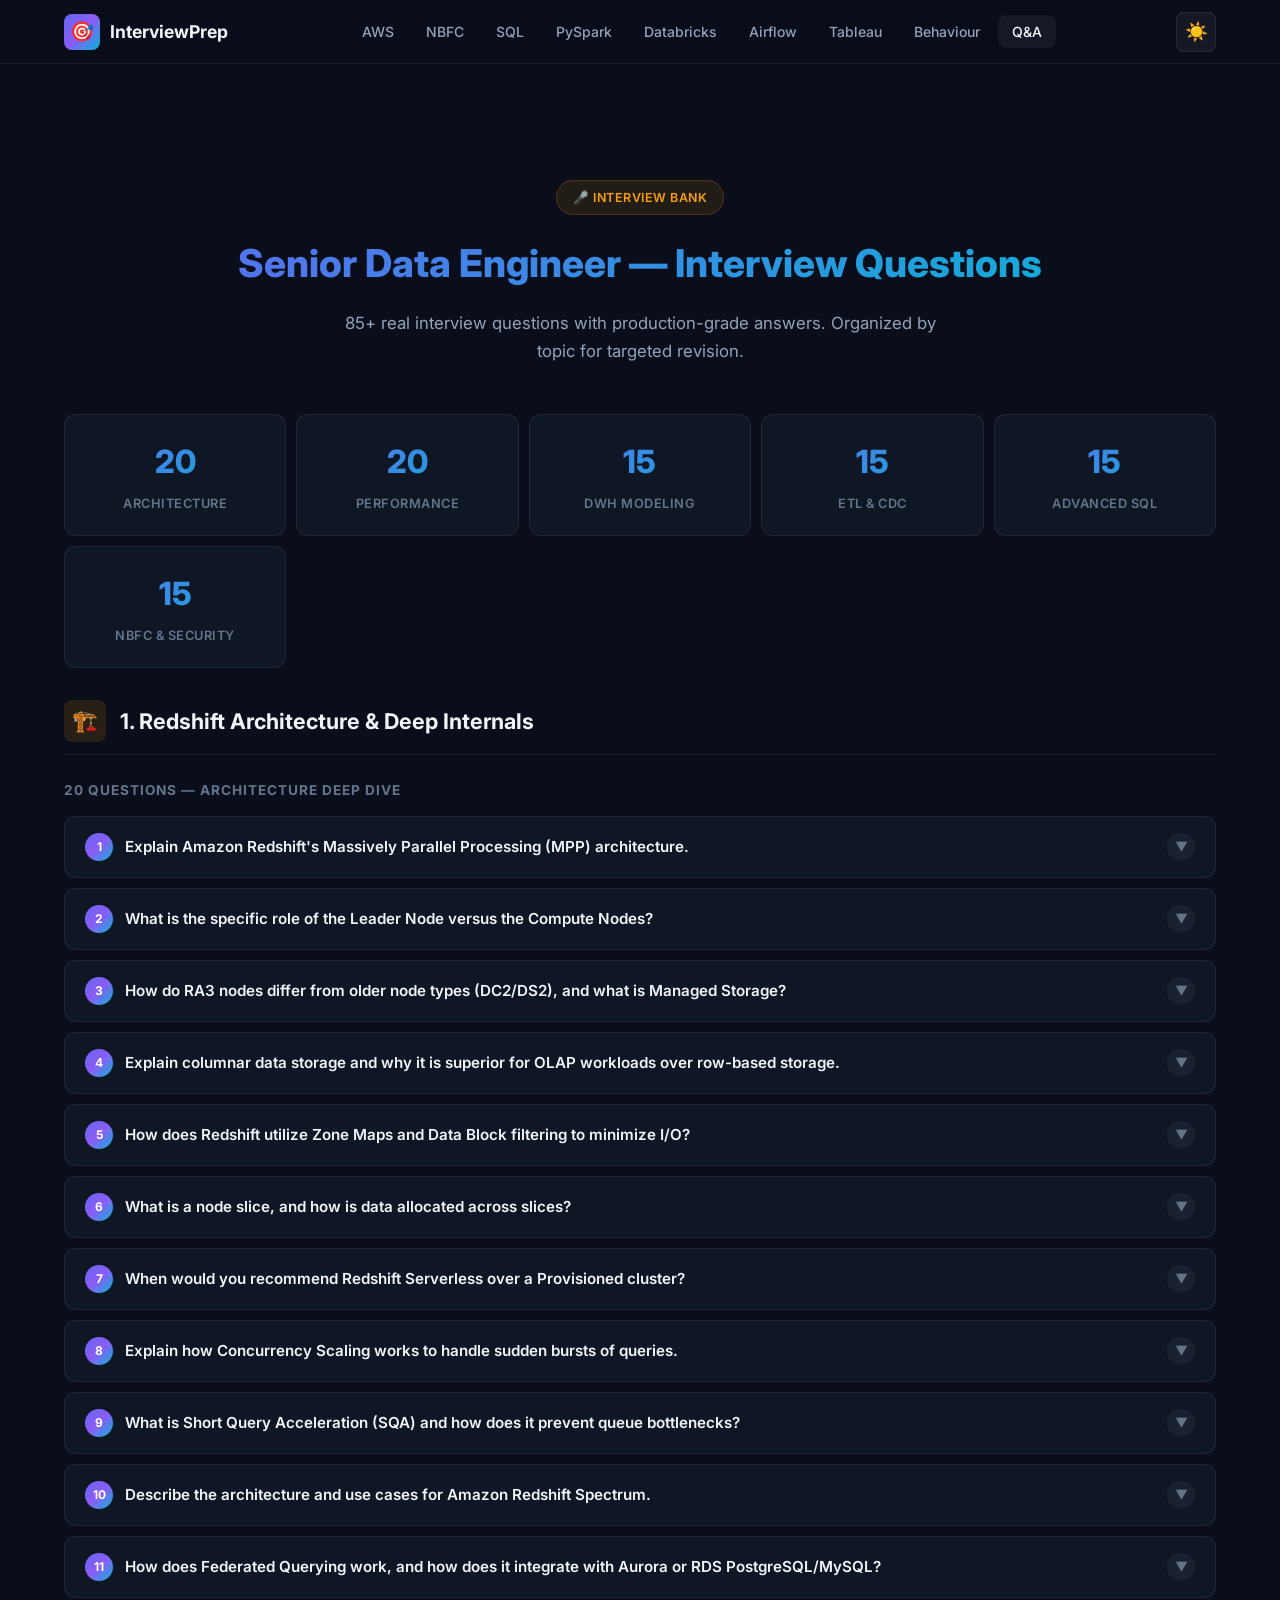
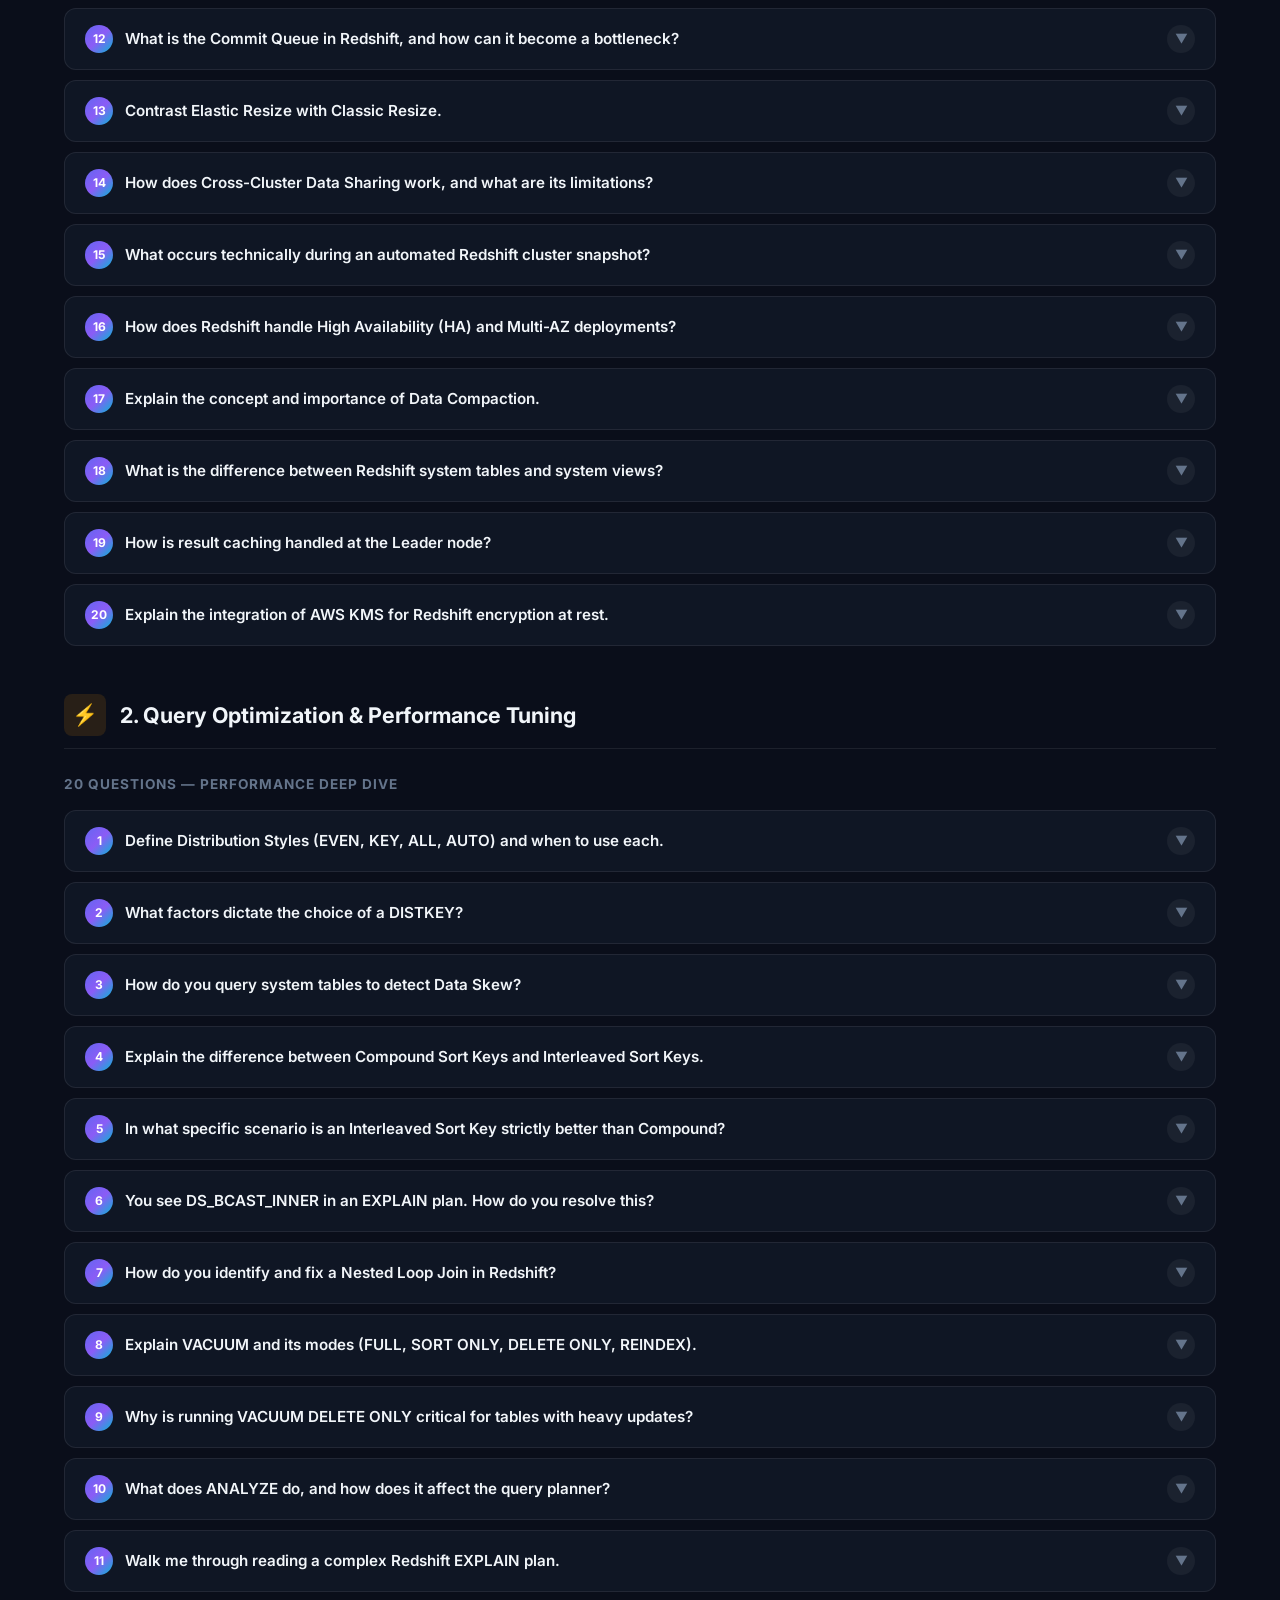
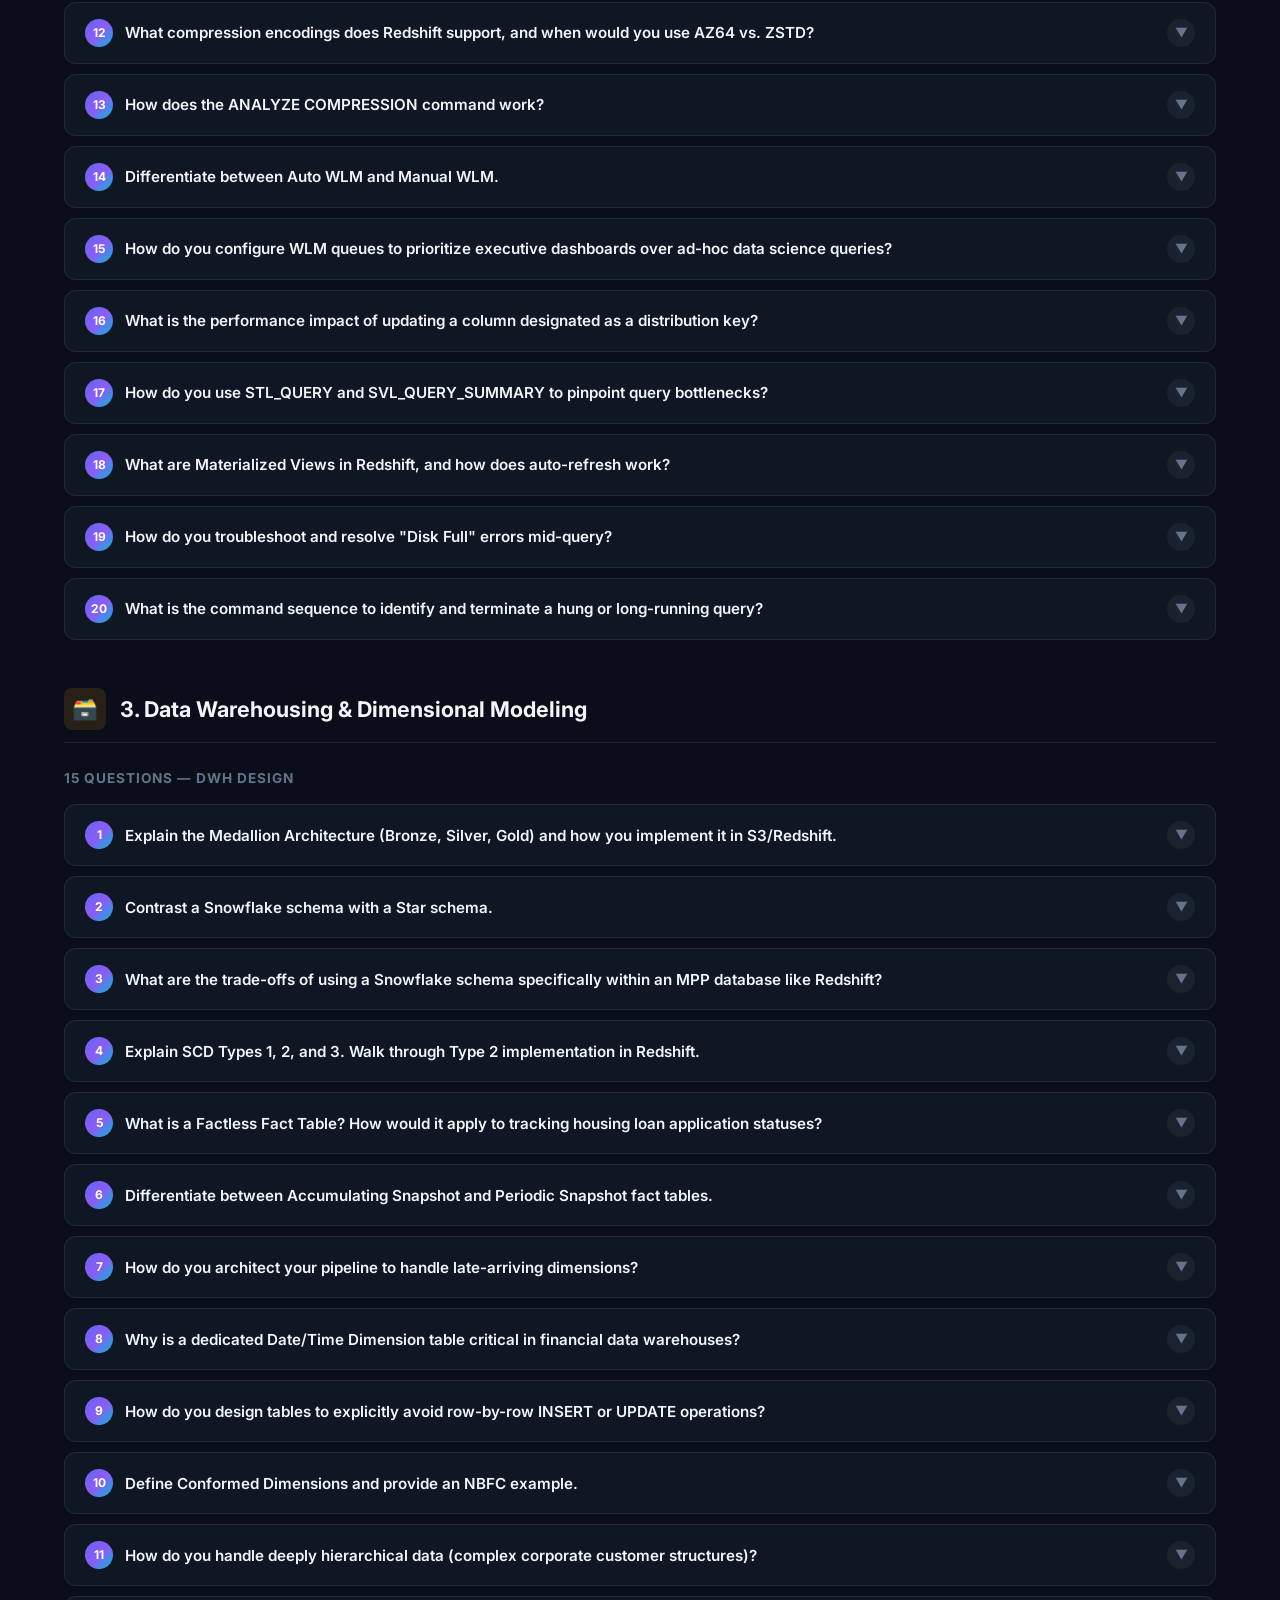
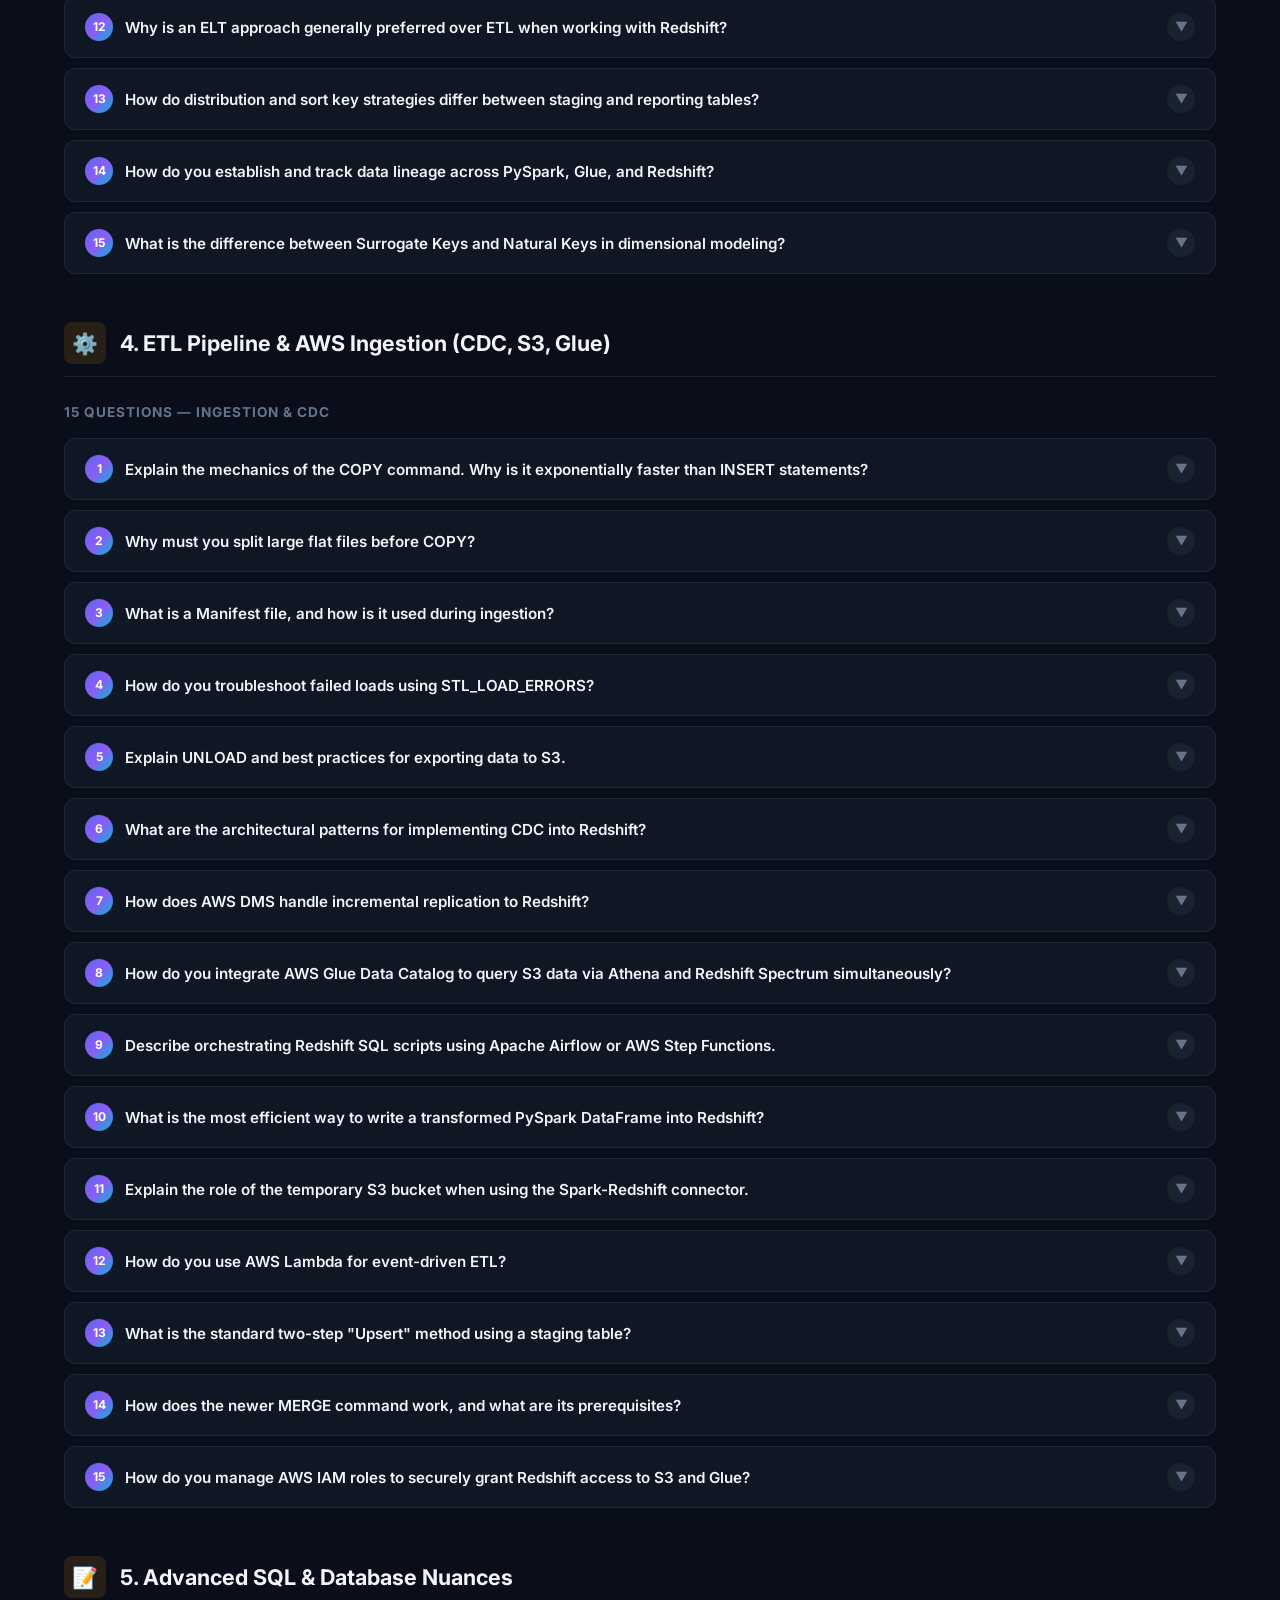
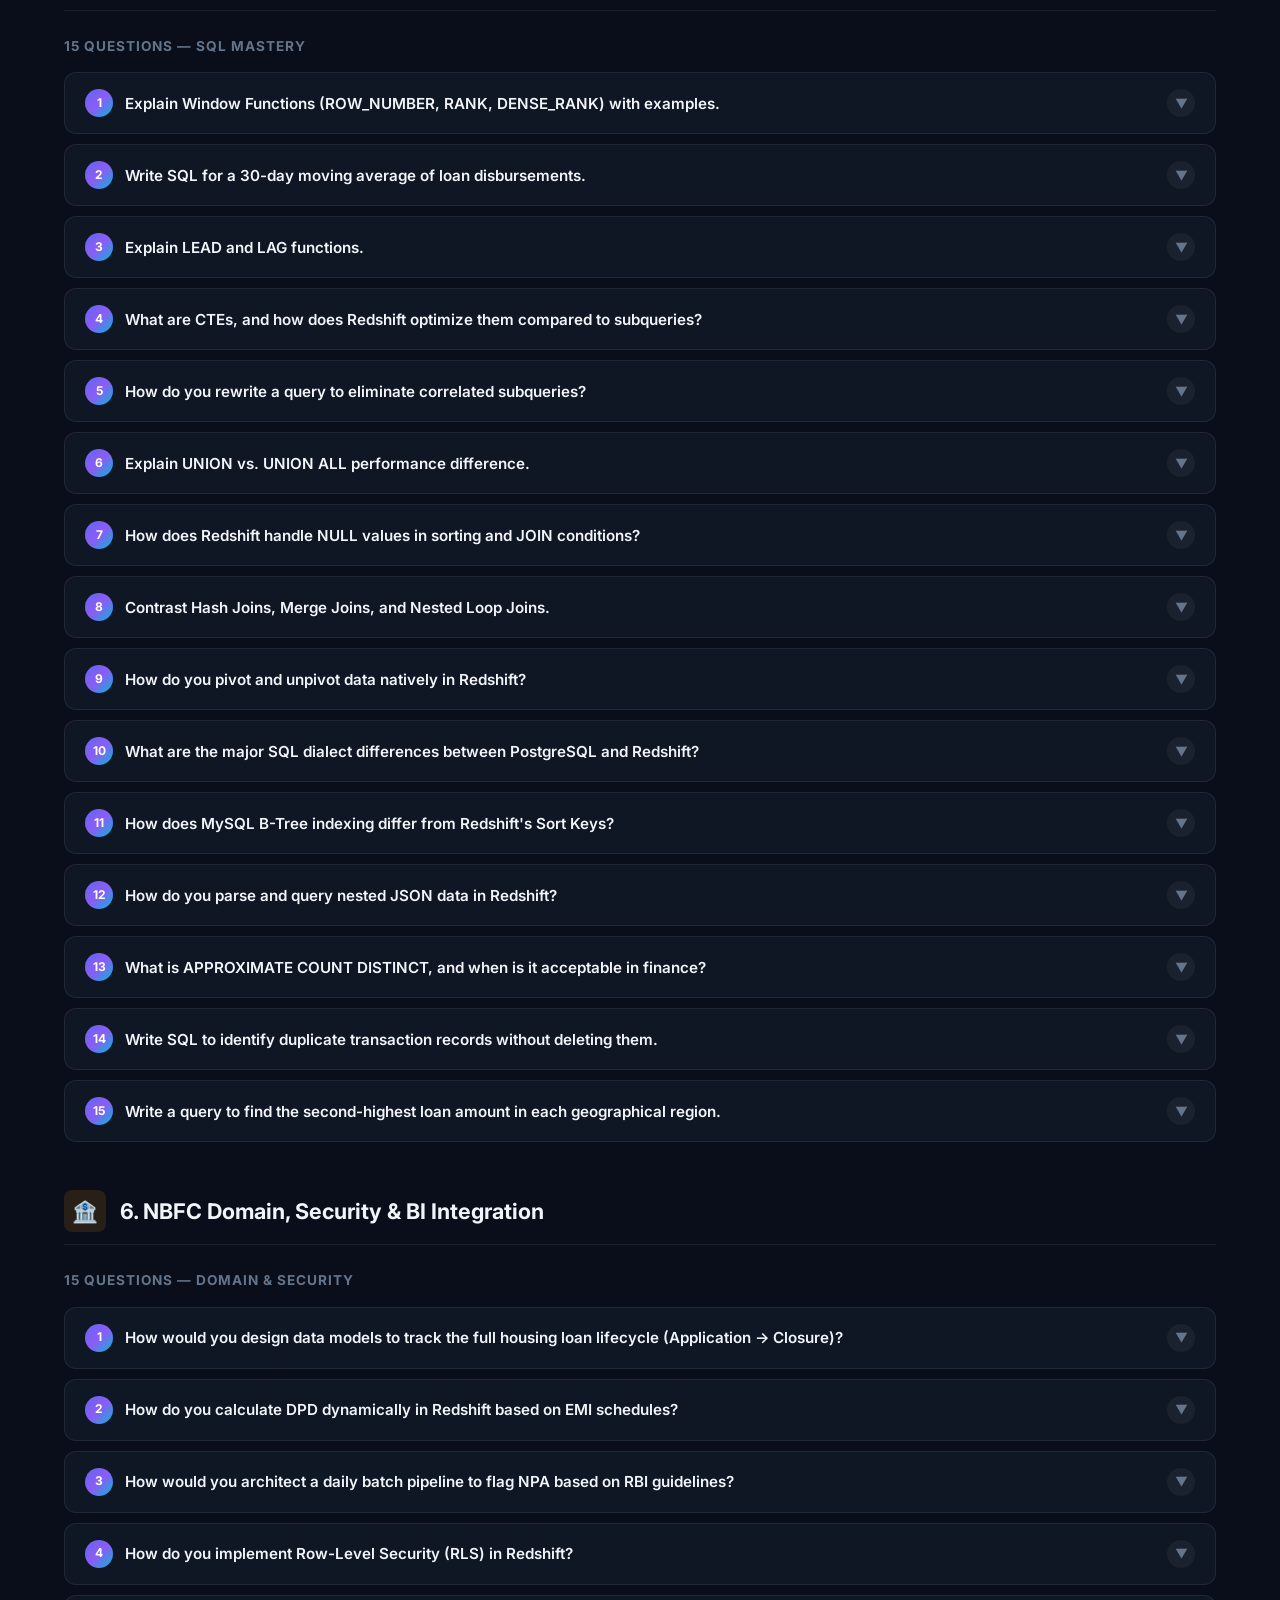
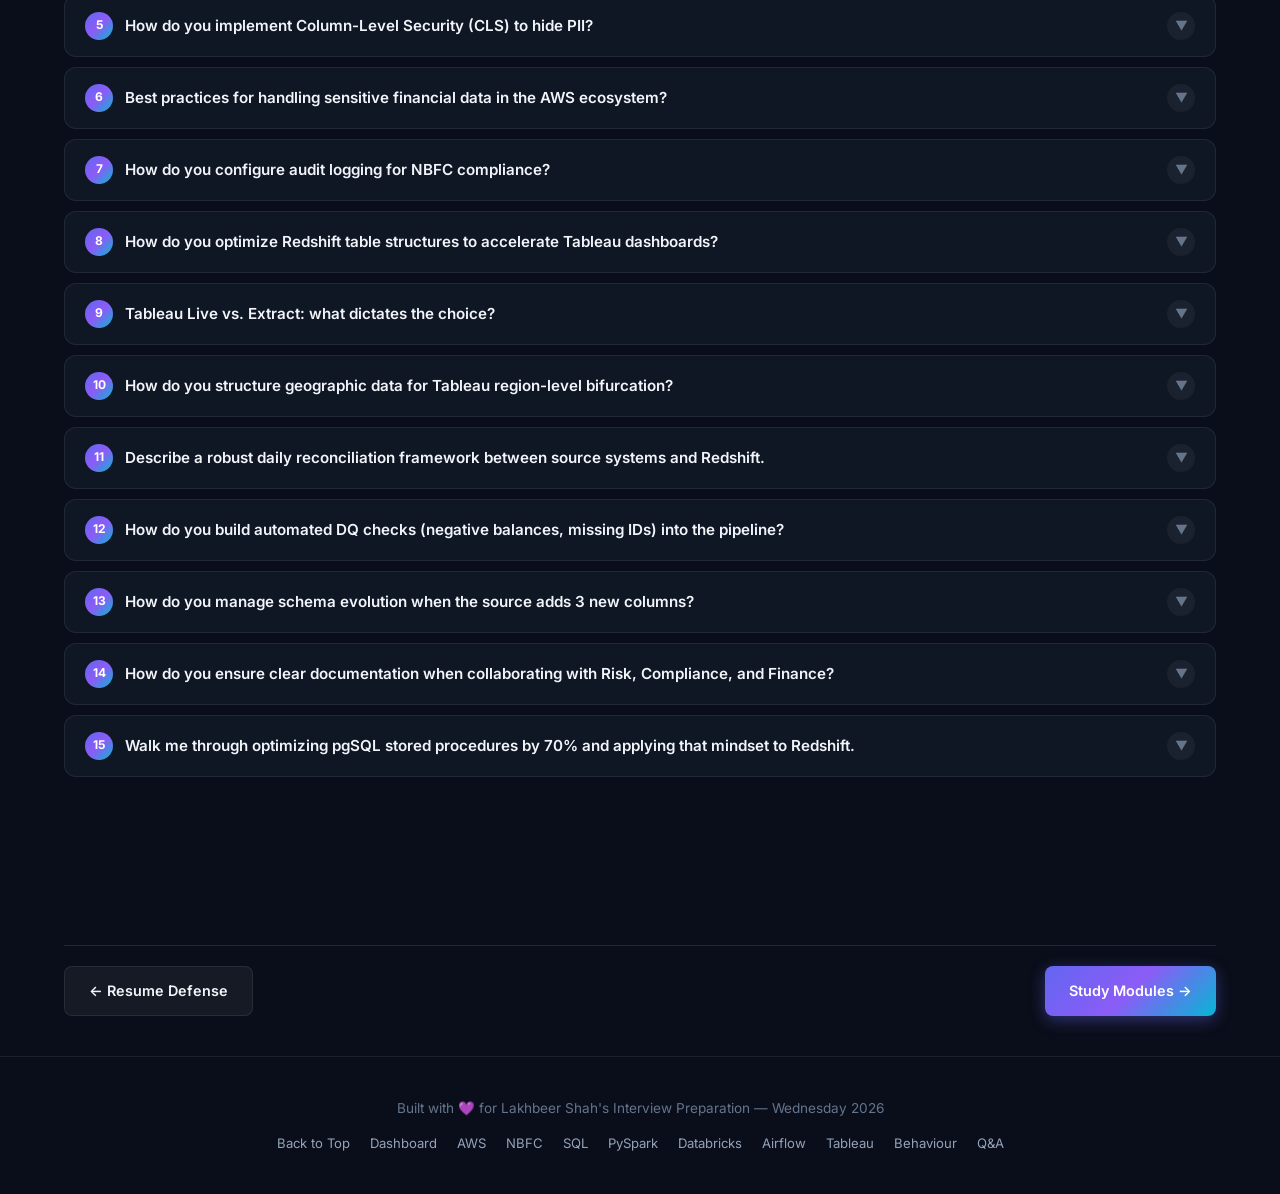
<file: modules/interview.html>
<!DOCTYPE html>
<html lang="en" data-theme="dark">
<head>
  <meta charset="UTF-8">
  <meta name="viewport" content="width=device-width, initial-scale=1.0">
  <meta name="description" content="Senior Data Engineer Interview Questions — Redshift, SQL, AWS, Airflow deep-dive for 5+ YOE candidates.">
  <title>Interview Questions Bank | Senior Data Engineer</title>
  <link rel="stylesheet" href="../assets/css/styles.css">
</head>
<body>

<!-- ===== NAVIGATION ===== -->
<nav class="navbar" id="navbar">
  <div class="nav-content">
    <a href="../index.html" class="nav-brand">
      <span class="brand-icon">🎯</span>
      <span>InterviewPrep</span>
    </a>

    <ul class="nav-links" id="navLinks">
      <li><a href="aws.html">AWS</a></li>
      <li><a href="domain.html">NBFC</a></li>
      <li><a href="sql.html">SQL</a></li>
      <li><a href="pyspark.html">PySpark</a></li>
      <li><a href="databricks.html">Databricks</a></li>
      <li><a href="airflow.html">Airflow</a></li>
      <li><a href="tableau.html">Tableau</a></li>
      <li><a href="behavioral.html">Behaviour</a></li>
      <li><a href="interview.html">Q&amp;A</a></li>
    </ul>

    <div class="nav-actions">
      <button class="theme-toggle" id="themeToggle" aria-label="Toggle theme">🌙</button>
      <button class="nav-toggle" id="navToggle" aria-label="Toggle menu">☰</button>
    </div>
  </div>
</nav>

<main style="padding-top:100px;">

<!-- ============ TOPIC SELECTOR ============ -->
<section class="section" id="interview-bank">
  <div class="section-header animate-in">
    <span class="section-badge aws">🎤 Interview Bank</span>
    <h2>Senior Data Engineer — Interview Questions</h2>
    <p>85+ real interview questions with production-grade answers. Organized by topic for targeted revision.</p>
  </div>

  <!-- Topic Navigation Pills -->
  <div class="stats-row animate-in" style="flex-wrap:wrap; gap:10px; justify-content:center;">
    <a href="#redshift-arch" class="stat-card" style="text-decoration:none; cursor:pointer;">
      <div class="stat-value">20</div>
      <div class="stat-label">Architecture</div>
    </a>
    <a href="#redshift-perf" class="stat-card" style="text-decoration:none; cursor:pointer;">
      <div class="stat-value">20</div>
      <div class="stat-label">Performance</div>
    </a>
    <a href="#redshift-dwh" class="stat-card" style="text-decoration:none; cursor:pointer;">
      <div class="stat-value">15</div>
      <div class="stat-label">DWH Modeling</div>
    </a>
    <a href="#redshift-etl" class="stat-card" style="text-decoration:none; cursor:pointer;">
      <div class="stat-value">15</div>
      <div class="stat-label">ETL & CDC</div>
    </a>
    <a href="#redshift-sql" class="stat-card" style="text-decoration:none; cursor:pointer;">
      <div class="stat-value">15</div>
      <div class="stat-label">Advanced SQL</div>
    </a>
    <a href="#redshift-nbfc" class="stat-card" style="text-decoration:none; cursor:pointer;">
      <div class="stat-value">15</div>
      <div class="stat-label">NBFC & Security</div>
    </a>
  </div>

<!-- ================================================================ -->
<!-- CATEGORY 1: REDSHIFT ARCHITECTURE & DEEP INTERNALS               -->
<!-- ================================================================ -->
<div class="subsection animate-in" id="redshift-arch">
  <div class="subsection-header">
    <div class="subsection-icon aws-icon">🏗️</div>
    <h3>1. Redshift Architecture & Deep Internals</h3>
  </div>

  <div class="qa-section">
    <div class="qa-section-title">20 Questions — Architecture Deep Dive</div>

    <div class="qa-item">
      <div class="qa-question">
        <span class="qa-q-number">1</span>
        <span class="qa-q-text">Explain Amazon Redshift's Massively Parallel Processing (MPP) architecture.</span>
        <span class="qa-toggle-icon">▼</span>
      </div>
      <div class="qa-answer">
        <div class="qa-answer-inner">
          <p>Redshift uses an MPP architecture where a <strong>Leader Node</strong> receives SQL queries, parses them, creates an optimized execution plan, and distributes the work across multiple <strong>Compute Nodes</strong>. Each compute node is further divided into <strong>node slices</strong> — virtual processing units with dedicated CPU, memory, and disk.</p>
          <p>Data is distributed across slices based on the table's <strong>DISTSTYLE</strong>. When a query runs, all slices process their local data partition in parallel, then the Leader Node aggregates the results. This allows Redshift to scale linearly — 10 nodes process data ~10x faster than 1 node.</p>
          <p><strong>Key point:</strong> The efficiency of MPP depends entirely on how well data is distributed. Poor DISTKEY choice causes <em>data skew</em> (one slice overloaded) or <em>data shuffling</em> (cross-node movement during JOINs), both of which kill performance.</p>
        </div>
      </div>
    </div>

    <div class="qa-item">
      <div class="qa-question">
        <span class="qa-q-number">2</span>
        <span class="qa-q-text">What is the specific role of the Leader Node versus the Compute Nodes?</span>
        <span class="qa-toggle-icon">▼</span>
      </div>
      <div class="qa-answer">
        <div class="qa-answer-inner">
          <table class="data-table">
            <thead><tr><th>Component</th><th>Responsibilities</th></tr></thead>
            <tbody>
              <tr><td><strong>Leader Node</strong></td><td>SQL parsing, query plan optimization, coordinating parallel execution, result aggregation, result caching, client communication (JDBC/ODBC), metadata management. Does NOT store user data.</td></tr>
              <tr><td><strong>Compute Nodes</strong></td><td>Store user data in columnar format, execute the query plan fragments in parallel, perform local joins/aggregations/sorts, return intermediate results to the Leader Node.</td></tr>
            </tbody>
          </table>
          <p><strong>Interview nuance:</strong> Some SQL functions (like <code>CURRENT_DATE</code>, <code>random()</code>) are <em>Leader-node-only functions</em> and will fail if used in queries referencing user tables. This is a common gotcha when migrating PostgreSQL code to Redshift.</p>
        </div>
      </div>
    </div>

    <div class="qa-item">
      <div class="qa-question">
        <span class="qa-q-number">3</span>
        <span class="qa-q-text">How do RA3 nodes differ from older node types (DC2/DS2), and what is Managed Storage?</span>
        <span class="qa-toggle-icon">▼</span>
      </div>
      <div class="qa-answer">
        <div class="qa-answer-inner">
          <table class="data-table">
            <thead><tr><th>Feature</th><th>DC2/DS2 (Legacy)</th><th>RA3 (Current Gen)</th></tr></thead>
            <tbody>
              <tr><td><strong>Storage</strong></td><td>Tightly coupled — local SSD/HDD</td><td>Decoupled — Managed Storage (S3-backed)</td></tr>
              <tr><td><strong>Scaling</strong></td><td>Scale compute = scale storage (wasteful)</td><td>Scale compute and storage independently</td></tr>
              <tr><td><strong>Hot Data</strong></td><td>All data on local disk</td><td>Frequently accessed data cached on local SSD; cold data auto-tiered to S3</td></tr>
              <tr><td><strong>Data Sharing</strong></td><td>Not supported</td><td>Cross-cluster data sharing (live, no ETL)</td></tr>
            </tbody>
          </table>
          <p><strong>Managed Storage</strong> is Redshift's intelligent storage layer that automatically manages data placement between high-performance SSD cache and S3. You pay per GB used, not per node storage capacity. This makes RA3 dramatically more cost-effective for large datasets where only a subset is "hot."</p>
        </div>
      </div>
    </div>

    <div class="qa-item">
      <div class="qa-question">
        <span class="qa-q-number">4</span>
        <span class="qa-q-text">Explain columnar data storage and why it is superior for OLAP workloads over row-based storage.</span>
        <span class="qa-toggle-icon">▼</span>
      </div>
      <div class="qa-answer">
        <div class="qa-answer-inner">
          <p><strong>Row-based</strong> (MySQL, PostgreSQL): Stores entire rows together. Reading 3 columns from a 50-column table still reads all 50 columns — wasteful for analytics.</p>
          <p><strong>Columnar</strong> (Redshift): Stores each column separately on disk. A <code>SELECT SUM(amount) FROM payments</code> reads ONLY the <code>amount</code> column, skipping the other 49.</p>
          <p><strong>Why it's superior for OLAP:</strong></p>
          <ul>
            <li><strong>I/O reduction:</strong> Analytics queries typically touch 3-5 columns out of 30+. Columnar reads 90% less data.</li>
            <li><strong>Compression:</strong> Same-type values in a column compress far better than mixed-type row data. A column of dates compresses 10-20x vs. rows.</li>
            <li><strong>Vectorized processing:</strong> CPU can process batches of same-type values using SIMD instructions, much faster than heterogeneous rows.</li>
            <li><strong>Zone maps:</strong> Min/max metadata per 1MB block enables entire block skipping during filtered queries.</li>
          </ul>
          <p><strong>Trade-off:</strong> Columnar is terrible for single-row lookups (OLTP) because reading one row requires reading from every column file. This is why Redshift is NOT a replacement for MySQL — it's complementary.</p>
        </div>
      </div>
    </div>

    <div class="qa-item">
      <div class="qa-question">
        <span class="qa-q-number">5</span>
        <span class="qa-q-text">How does Redshift utilize Zone Maps and Data Block filtering to minimize I/O?</span>
        <span class="qa-toggle-icon">▼</span>
      </div>
      <div class="qa-answer">
        <div class="qa-answer-inner">
          <p>Redshift stores data in 1MB immutable blocks. For each block, it maintains a <strong>Zone Map</strong> — metadata recording the <strong>minimum and maximum values</strong> in that block.</p>
          <p>When a query has a <code>WHERE payment_date BETWEEN '2024-01-01' AND '2024-03-31'</code>, Redshift checks zone maps before reading any data. If a block's max date is '2023-12-15', the entire block is skipped — zero I/O.</p>
          <p><strong>Why SORTKEY is critical:</strong> If the table is sorted by <code>payment_date</code>, all January data is physically adjacent. Zone maps can skip 90%+ of blocks. Without a sort key, dates are randomly scattered across blocks — every block might contain some January data, and zone maps become useless.</p>
          <p><strong>Interview example:</strong> "After adding a COMPOUND SORTKEY on payment_date, our portfolio query went from scanning 500GB to 15GB — a 97% I/O reduction."</p>
        </div>
      </div>
    </div>

    <div class="qa-item">
      <div class="qa-question">
        <span class="qa-q-number">6</span>
        <span class="qa-q-text">What is a node slice, and how is data allocated across slices?</span>
        <span class="qa-toggle-icon">▼</span>
      </div>
      <div class="qa-answer">
        <div class="qa-answer-inner">
          <p>A <strong>node slice</strong> is a virtual processing unit within a compute node. Each slice has its own portion of CPU, memory, and disk. The number of slices per node depends on the node type:</p>
          <ul>
            <li><strong>dc2.large:</strong> 2 slices</li>
            <li><strong>ra3.xlplus:</strong> 2 slices</li>
            <li><strong>ra3.4xlarge:</strong> 4 slices</li>
            <li><strong>ra3.16xlarge:</strong> 16 slices</li>
          </ul>
          <p>Data is allocated to slices based on the DISTSTYLE. With KEY distribution, a hash function on the DISTKEY column determines which slice receives each row. With EVEN, rows are round-robin'd across all slices.</p>
          <p><strong>Performance implication:</strong> When two tables share the same DISTKEY, matching rows are co-located on the same slice — enabling a <em>collocated join</em> with zero network transfer. This is the single most impactful Redshift optimization.</p>
        </div>
      </div>
    </div>

    <div class="qa-item">
      <div class="qa-question">
        <span class="qa-q-number">7</span>
        <span class="qa-q-text">When would you recommend Redshift Serverless over a Provisioned cluster?</span>
        <span class="qa-toggle-icon">▼</span>
      </div>
      <div class="qa-answer">
        <div class="qa-answer-inner">
          <table class="data-table">
            <thead><tr><th>Use Case</th><th>Serverless</th><th>Provisioned</th></tr></thead>
            <tbody>
              <tr><td>Unpredictable/bursty workloads</td><td>✅ Auto-scales</td><td>❌ Fixed compute</td></tr>
              <tr><td>Steady 24/7 production loads</td><td>❌ Expensive at scale</td><td>✅ Reserved pricing</td></tr>
              <tr><td>Dev/test environments</td><td>✅ Pay only when querying</td><td>❌ Pays even when idle</td></tr>
              <tr><td>Fine-grained control (WLM, node types)</td><td>❌ Limited config</td><td>✅ Full control</td></tr>
              <tr><td>Cross-cluster data sharing</td><td>✅ Supported</td><td>✅ Supported (RA3)</td></tr>
            </tbody>
          </table>
          <p><strong>NBFC recommendation:</strong> Use Provisioned (RA3) for the production data warehouse with steady ETL + BI loads. Use Serverless for ad-hoc analytics, data science exploration, and dev/staging environments.</p>
        </div>
      </div>
    </div>

    <div class="qa-item">
      <div class="qa-question">
        <span class="qa-q-number">8</span>
        <span class="qa-q-text">Explain how Concurrency Scaling works to handle sudden bursts of queries.</span>
        <span class="qa-toggle-icon">▼</span>
      </div>
      <div class="qa-answer">
        <div class="qa-answer-inner">
          <p>When the main cluster's WLM queues are full and queries start waiting, Redshift automatically provisions <strong>transient clusters</strong> (replicas of the main cluster) to handle the overflow. These clusters:</p>
          <ul>
            <li>Have access to the same data (via Managed Storage/S3)</li>
            <li>Handle <strong>read queries only</strong> (SELECT) — not writes</li>
            <li>Spin up in seconds and auto-terminate when demand drops</li>
            <li>Are invisible to the user — queries are routed seamlessly</li>
          </ul>
          <p><strong>Cost:</strong> 1 hour/day free per provisioned node. After that, billed per-second of concurrency scaling usage.</p>
          <p><strong>Config:</strong> Enable via WLM config: <code>max_concurrency_scaling_clusters = 5</code>. Set per-queue with <code>concurrency_scaling = auto</code>.</p>
        </div>
      </div>
    </div>

    <div class="qa-item">
      <div class="qa-question">
        <span class="qa-q-number">9</span>
        <span class="qa-q-text">What is Short Query Acceleration (SQA) and how does it prevent queue bottlenecks?</span>
        <span class="qa-toggle-icon">▼</span>
      </div>
      <div class="qa-answer">
        <div class="qa-answer-inner">
          <p>SQA uses <strong>machine learning</strong> to predict the execution time of each query. If a query is expected to run quickly (e.g., under 5 seconds), Redshift routes it to a dedicated fast lane, bypassing the regular WLM queue.</p>
          <p><strong>Problem it solves:</strong> Without SQA, a simple <code>SELECT COUNT(*) FROM dim_branch</code> (1 second query) could be stuck behind a 45-minute ETL aggregation in the same WLM queue. SQA ensures short queries get immediate execution.</p>
          <p><strong>Configuration:</strong> Set the SQA maximum runtime threshold (e.g., 5 seconds). Redshift's ML model improves over time as it learns your workload patterns. Enabled by default in Auto WLM.</p>
        </div>
      </div>
    </div>

    <div class="qa-item">
      <div class="qa-question">
        <span class="qa-q-number">10</span>
        <span class="qa-q-text">Describe the architecture and use cases for Amazon Redshift Spectrum.</span>
        <span class="qa-toggle-icon">▼</span>
      </div>
      <div class="qa-answer">
        <div class="qa-answer-inner">
          <p>Spectrum extends Redshift to query data directly in <strong>S3 without loading it</strong>. It uses a dedicated fleet of AWS-managed Spectrum nodes (separate from your cluster) to scan S3 data.</p>
          <p><strong>Architecture flow:</strong> Query → Leader Node → generates Spectrum scan request → Spectrum nodes read/filter S3 data → return filtered results to Compute Nodes → final JOIN/aggregation with local tables.</p>
          <p><strong>Use cases:</strong></p>
          <ul>
            <li>Query historical data (archive) without paying for Redshift storage</li>
            <li>JOIN local Redshift tables with external S3 data lakes</li>
            <li>Run ad-hoc analysis on raw Parquet/ORC files without ETL</li>
          </ul>
          <p><strong>Requirement:</strong> External tables must be defined in the <strong>AWS Glue Data Catalog</strong> (or Hive metastore). S3 data should be in columnar format (Parquet) and partitioned for best performance.</p>
        </div>
      </div>
    </div>

    <div class="qa-item">
      <div class="qa-question">
        <span class="qa-q-number">11</span>
        <span class="qa-q-text">How does Federated Querying work, and how does it integrate with Aurora or RDS PostgreSQL/MySQL?</span>
        <span class="qa-toggle-icon">▼</span>
      </div>
      <div class="qa-answer">
        <div class="qa-answer-inner">
          <p>Federated Query allows Redshift to <strong>query live data in RDS/Aurora</strong> databases directly via SQL, without copying the data into Redshift first.</p>
          <p><strong>How it works:</strong> You create an external schema pointing to an RDS/Aurora endpoint. Redshift opens a JDBC connection, pushes down filters and projections to the operational database, and fetches only the needed rows.</p>
          <div class="code-block">
            <div class="code-header"><span class="code-lang">SQL</span><button class="code-copy">Copy</button></div>
            <pre><span class="token-keyword">CREATE EXTERNAL SCHEMA</span> live_los
<span class="token-keyword">FROM</span> POSTGRES
DATABASE <span class="token-string">'los_production'</span>
SCHEMA <span class="token-string">'public'</span>
URI <span class="token-string">'los-aurora-cluster.xxxxx.ap-south-1.rds.amazonaws.com'</span>
IAM_ROLE <span class="token-string">'arn:aws:iam::123:role/FederatedQueryRole'</span>
SECRET_ARN <span class="token-string">'arn:aws:secretsmanager:ap-south-1:123:secret:los-creds'</span>;

<span class="token-comment">-- Query live LOS data joined with Redshift DWH</span>
<span class="token-keyword">SELECT</span> d.branch_name, <span class="token-function">COUNT</span>(l.app_id)
<span class="token-keyword">FROM</span> live_los.loan_applications l
<span class="token-keyword">JOIN</span> dwh.dim_branch d <span class="token-keyword">ON</span> l.branch_id = d.branch_id
<span class="token-keyword">WHERE</span> l.app_date >= <span class="token-string">'2024-01-01'</span>
<span class="token-keyword">GROUP BY</span> d.branch_name;</pre>
          </div>
          <p><strong>Caution:</strong> Federated queries hit the operational database. For large datasets, this adds load to production RDS. Use it for small lookups, not full table scans.</p>
        </div>
      </div>
    </div>

    <div class="qa-item">
      <div class="qa-question">
        <span class="qa-q-number">12</span>
        <span class="qa-q-text">What is the Commit Queue in Redshift, and how can it become a bottleneck?</span>
        <span class="qa-toggle-icon">▼</span>
      </div>
      <div class="qa-answer">
        <div class="qa-answer-inner">
          <p>Redshift serializes all write operations (INSERT, UPDATE, DELETE, COPY) through a single <strong>commit queue</strong>. Only one transaction can commit at a time. This ensures ACID consistency but creates a bottleneck when many concurrent writes compete.</p>
          <p><strong>Symptoms:</strong> Queries showing long <code>commit_queue_wait</code> time in <code>STL_COMMIT_STATS</code>. Typically caused by many small, frequent writes instead of batch operations.</p>
          <p><strong>Fix:</strong></p>
          <ul>
            <li>Batch small INSERTs into large COPY commands (100K+ rows per transaction)</li>
            <li>Avoid running multiple concurrent writers (serialize ETL jobs)</li>
            <li>Use <code>BEGIN...COMMIT</code> blocks to group related DML into single transactions</li>
          </ul>
        </div>
      </div>
    </div>

    <div class="qa-item">
      <div class="qa-question">
        <span class="qa-q-number">13</span>
        <span class="qa-q-text">Contrast Elastic Resize with Classic Resize.</span>
        <span class="qa-toggle-icon">▼</span>
      </div>
      <div class="qa-answer">
        <div class="qa-answer-inner">
          <table class="data-table">
            <thead><tr><th>Feature</th><th>Elastic Resize</th><th>Classic Resize</th></tr></thead>
            <tbody>
              <tr><td><strong>Speed</strong></td><td>10-15 minutes</td><td>Hours to days</td></tr>
              <tr><td><strong>What changes</strong></td><td>Add/remove nodes of the SAME type</td><td>Change node type OR count</td></tr>
              <tr><td><strong>Downtime</strong></td><td>Brief (connection drop during transfer)</td><td>Cluster unavailable during migration</td></tr>
              <tr><td><strong>Data movement</strong></td><td>Minimal — redistributes existing slices</td><td>Full data copy to new cluster</td></tr>
              <tr><td><strong>Use case</strong></td><td>Temporary surge (month-end reporting)</td><td>Permanent upgrade (dc2 → ra3 migration)</td></tr>
            </tbody>
          </table>
        </div>
      </div>
    </div>

    <div class="qa-item">
      <div class="qa-question">
        <span class="qa-q-number">14</span>
        <span class="qa-q-text">How does Cross-Cluster Data Sharing work, and what are its limitations?</span>
        <span class="qa-toggle-icon">▼</span>
      </div>
      <div class="qa-answer">
        <div class="qa-answer-inner">
          <p>Data Sharing allows a <strong>producer cluster</strong> to grant live, read-only access to its tables/schemas/views to a <strong>consumer cluster</strong> — without copying data. Works across different AWS accounts.</p>
          <p><strong>Limitations:</strong></p>
          <ul>
            <li>RA3 nodes only — not supported on DC2/DS2</li>
            <li>Consumer gets read-only access (cannot write to shared objects)</li>
            <li>Both clusters must be in the same AWS region</li>
            <li>Materialized views on shared data have refresh limitations</li>
            <li>Performance depends on the producer cluster's storage tier</li>
          </ul>
          <p><strong>NBFC use case:</strong> Production DWH (producer) shares data with a separate Analytics cluster (consumer) so data scientists can run heavy ML queries without impacting production dashboards.</p>
        </div>
      </div>
    </div>

    <div class="qa-item">
      <div class="qa-question">
        <span class="qa-q-number">15</span>
        <span class="qa-q-text">What occurs technically during an automated Redshift cluster snapshot?</span>
        <span class="qa-toggle-icon">▼</span>
      </div>
      <div class="qa-answer">
        <div class="qa-answer-inner">
          <p>Redshift takes <strong>incremental snapshots</strong> automatically every ~8 hours or after 5GB of data changes. The process:</p>
          <ol>
            <li>Redshift identifies blocks changed since the last snapshot</li>
            <li>Only modified blocks are copied to S3 (not the entire cluster)</li>
            <li>The snapshot is stored in a separate S3 bucket managed by AWS</li>
            <li>The snapshot captures table definitions, data, users, schemas, and cluster configuration</li>
          </ol>
          <p><strong>Performance impact:</strong> Minimal — snapshots run in the background using spare I/O bandwidth. You can also create manual snapshots for pre-deployment safety nets. Snapshots can be cross-region copied for DR.</p>
        </div>
      </div>
    </div>

    <div class="qa-item">
      <div class="qa-question">
        <span class="qa-q-number">16</span>
        <span class="qa-q-text">How does Redshift handle High Availability (HA) and Multi-AZ deployments?</span>
        <span class="qa-toggle-icon">▼</span>
      </div>
      <div class="qa-answer">
        <div class="qa-answer-inner">
          <p><strong>Multi-AZ (GA since 2023):</strong> Redshift now supports Multi-AZ deployments for RA3 clusters. It maintains a standby cluster in a different AZ that automatically takes over if the primary fails — typically within 60 seconds.</p>
          <p><strong>Single-AZ HA:</strong> Within a single AZ, Redshift automatically replicates data to other nodes. If a node fails, it's automatically replaced and data is restored from replicas. If the entire cluster fails, it's restored from the latest snapshot.</p>
          <p><strong>RPO/RTO:</strong> Multi-AZ: RPO = 0 (synchronous replication), RTO = ~60 seconds. Single-AZ: RPO = last snapshot (~8 hours), RTO = proportional to data size.</p>
        </div>
      </div>
    </div>

    <div class="qa-item">
      <div class="qa-question">
        <span class="qa-q-number">17</span>
        <span class="qa-q-text">Explain the concept and importance of Data Compaction.</span>
        <span class="qa-toggle-icon">▼</span>
      </div>
      <div class="qa-answer">
        <div class="qa-answer-inner">
          <p>Data compaction is the process of merging many small 1MB blocks into fewer, optimally-filled blocks. Redshift's immutable block architecture means every INSERT creates new blocks without filling existing ones completely.</p>
          <p><strong>Problem:</strong> After thousands of small inserts, you end up with millions of partially-filled blocks. Queries must scan more blocks than necessary, and zone maps become less effective (wider min/max ranges per block).</p>
          <p><strong>Solution:</strong> <code>VACUUM SORT</code> re-sorts and compacts data. Alternatively, use the <code>DEEP COPY</code> technique (CREATE TABLE new AS SELECT * FROM old) which produces optimally packed blocks. Schedule compaction in maintenance windows after heavy ETL loads.</p>
        </div>
      </div>
    </div>

    <div class="qa-item">
      <div class="qa-question">
        <span class="qa-q-number">18</span>
        <span class="qa-q-text">What is the difference between Redshift system tables and system views?</span>
        <span class="qa-toggle-icon">▼</span>
      </div>
      <div class="qa-answer">
        <div class="qa-answer-inner">
          <table class="data-table">
            <thead><tr><th>Type</th><th>Prefix</th><th>Scope</th><th>Example</th></tr></thead>
            <tbody>
              <tr><td><strong>STL (System Table Log)</strong></td><td>STL_</td><td>Node-level logs, retained 2-5 days</td><td><code>STL_QUERY</code>, <code>STL_LOAD_ERRORS</code></td></tr>
              <tr><td><strong>STV (System Table View)</strong></td><td>STV_</td><td>Current snapshot (point-in-time state)</td><td><code>STV_BLOCKLIST</code>, <code>STV_SLICES</code></td></tr>
              <tr><td><strong>SVV (System View)</strong></td><td>SVV_</td><td>Cluster-wide aggregated views</td><td><code>SVV_TABLE_INFO</code>, <code>SVV_COLUMNS</code></td></tr>
              <tr><td><strong>SVL (System View Log)</strong></td><td>SVL_</td><td>Pre-joined log views for convenience</td><td><code>SVL_QUERY_SUMMARY</code></td></tr>
            </tbody>
          </table>
          <p><strong>For interviews:</strong> Know <code>SVV_TABLE_INFO</code> (skew, unsorted %), <code>STL_QUERY</code> (query history), <code>STL_LOAD_ERRORS</code> (COPY failures), and <code>STL_ALERT_EVENT_LOG</code> (performance alerts).</p>
        </div>
      </div>
    </div>

    <div class="qa-item">
      <div class="qa-question">
        <span class="qa-q-number">19</span>
        <span class="qa-q-text">How is result caching handled at the Leader node?</span>
        <span class="qa-toggle-icon">▼</span>
      </div>
      <div class="qa-answer">
        <div class="qa-answer-inner">
          <p>When a query executes, the Leader Node caches the result. If the <strong>exact same SQL text</strong> is submitted again and the underlying tables haven't been modified, Redshift returns the cached result instantly — zero compute node involvement.</p>
          <p><strong>Cache invalidation:</strong> Any DML (INSERT, UPDATE, DELETE) on the referenced tables invalidates the cache for all queries touching those tables.</p>
          <p><strong>Benefit for BI:</strong> If 50 Tableau users open the same MIS dashboard, only the first user's query hits compute nodes. The other 49 get cached results in milliseconds. This is why you see "sub-second" dashboard loads after the first render.</p>
          <p><strong>Control:</strong> Disable with <code>SET enable_result_cache_for_session = off;</code> (useful during performance benchmarking).</p>
        </div>
      </div>
    </div>

    <div class="qa-item">
      <div class="qa-question">
        <span class="qa-q-number">20</span>
        <span class="qa-q-text">Explain the integration of AWS KMS for Redshift encryption at rest.</span>
        <span class="qa-toggle-icon">▼</span>
      </div>
      <div class="qa-answer">
        <div class="qa-answer-inner">
          <p>Redshift supports encryption at rest using a <strong>4-tier key hierarchy:</strong></p>
          <ol>
            <li><strong>Master Key</strong> (stored in AWS KMS or CloudHSM)</li>
            <li><strong>Cluster Encryption Key (CEK)</strong> — encrypts the DEKs</li>
            <li><strong>Database Encryption Key (DEK)</strong> — unique per database</li>
            <li><strong>Data encryption keys</strong> — per 1MB block</li>
          </ol>
          <p><strong>Key rotation:</strong> You can rotate the CEK without downtime. Redshift re-encrypts the DEKs in the background. This satisfies RBI's requirement for periodic key rotation on financial data.</p>
          <p><strong>In-transit encryption:</strong> Enforced via SSL/TLS for JDBC/ODBC connections. Set <code>require_ssl = true</code> in the parameter group.</p>
        </div>
      </div>
    </div>

  </div>
</div>

<!-- ================================================================ -->
<!-- CATEGORY 2: QUERY OPTIMIZATION & PERFORMANCE TUNING              -->
<!-- ================================================================ -->
<div class="subsection animate-in" id="redshift-perf">
  <div class="subsection-header">
    <div class="subsection-icon aws-icon">⚡</div>
    <h3>2. Query Optimization & Performance Tuning</h3>
  </div>

  <div class="qa-section">
    <div class="qa-section-title">20 Questions — Performance Deep Dive</div>

    <div class="qa-item"><div class="qa-question"><span class="qa-q-number">1</span><span class="qa-q-text">Define Distribution Styles (EVEN, KEY, ALL, AUTO) and when to use each.</span><span class="qa-toggle-icon">▼</span></div><div class="qa-answer"><div class="qa-answer-inner"><table class="data-table"><thead><tr><th>Style</th><th>Mechanism</th><th>Best For</th></tr></thead><tbody><tr><td><strong>KEY</strong></td><td>Hash on DISTKEY column → same values on same slice</td><td>Large fact tables frequently JOINed on that column</td></tr><tr><td><strong>ALL</strong></td><td>Full copy on every node</td><td>Small dimension tables (&lt;2M rows)</td></tr><tr><td><strong>EVEN</strong></td><td>Round-robin across all slices</td><td>Tables not used in JOINs; staging tables</td></tr><tr><td><strong>AUTO</strong></td><td>Redshift decides (starts ALL, switches to EVEN as table grows)</td><td>Default when unsure</td></tr></tbody></table></div></div></div>

    <div class="qa-item"><div class="qa-question"><span class="qa-q-number">2</span><span class="qa-q-text">What factors dictate the choice of a DISTKEY?</span><span class="qa-toggle-icon">▼</span></div><div class="qa-answer"><div class="qa-answer-inner"><ul><li><strong>High cardinality:</strong> The DISTKEY column must have many distinct values for even distribution (e.g., <code>loan_id</code> not <code>status</code>).</li><li><strong>Most common JOIN column:</strong> Choose the column used in the most frequent and largest JOINs.</li><li><strong>Low NULL rate:</strong> All NULLs hash to the same slice, causing skew.</li><li><strong>Consistent with other tables:</strong> If <code>fact_payments</code> and <code>fact_disbursement</code> both frequently join to <code>dim_customer</code> on <code>customer_id</code>, use <code>customer_id</code> as DISTKEY for all three.</li></ul></div></div></div>

    <div class="qa-item"><div class="qa-question"><span class="qa-q-number">3</span><span class="qa-q-text">How do you query system tables to detect Data Skew?</span><span class="qa-toggle-icon">▼</span></div><div class="qa-answer"><div class="qa-answer-inner"><div class="code-block"><div class="code-header"><span class="code-lang">SQL</span><button class="code-copy">Copy</button></div><pre><span class="token-keyword">SELECT</span> <span class="token-string">"table"</span>, diststyle, skew_rows, skew_sortkey1, unsorted, tbl_rows
<span class="token-keyword">FROM</span> svv_table_info
<span class="token-keyword">WHERE</span> <span class="token-string">"schema"</span> = <span class="token-string">'dwh'</span>
<span class="token-keyword">ORDER BY</span> skew_rows <span class="token-keyword">DESC</span>;
<span class="token-comment">-- skew_rows > 4.0 = severe skew, needs DISTKEY change</span></pre></div><p>Also check per-slice row counts: <code>SELECT slice, COUNT(*) FROM stv_blocklist WHERE tbl = TBL_ID GROUP BY slice;</code></p></div></div></div>

    <div class="qa-item"><div class="qa-question"><span class="qa-q-number">4</span><span class="qa-q-text">Explain the difference between Compound Sort Keys and Interleaved Sort Keys.</span><span class="qa-toggle-icon">▼</span></div><div class="qa-answer"><div class="qa-answer-inner"><p><strong>Compound:</strong> Hierarchical — optimized when queries filter on the leftmost prefix. Like a phone book sorted by Last Name then First Name. Fast VACUUM, low maintenance.</p><p><strong>Interleaved:</strong> Equal weight to all columns — any column can be independently filtered. Higher maintenance (VACUUM REINDEX required regularly).</p><p><strong>Rule of thumb:</strong> Compound for 90% of cases. Interleaved only for exploratory analytics tables with unpredictable filter patterns.</p></div></div></div>

    <div class="qa-item"><div class="qa-question"><span class="qa-q-number">5</span><span class="qa-q-text">In what specific scenario is an Interleaved Sort Key strictly better than Compound?</span><span class="qa-toggle-icon">▼</span></div><div class="qa-answer"><div class="qa-answer-inner"><p>When users filter on <strong>any combination</strong> of columns without a predictable pattern. Example: An analytics team queries <code>fact_loan_application</code> sometimes by <code>app_date</code>, sometimes by <code>branch_id</code>, sometimes by <code>product_type</code>, and sometimes by combinations.</p><p>With COMPOUND(app_date, branch_id, product_type), filtering only on <code>branch_id</code> gets zero zone map benefit (it's not the leftmost column). With INTERLEAVED(app_date, branch_id, product_type), all three columns independently benefit from zone maps.</p><p><strong>Trade-off:</strong> VACUUM REINDEX on interleaved keys is 3-5x more expensive and must be run more frequently (every 10-15% unsorted data).</p></div></div></div>

    <div class="qa-item"><div class="qa-question"><span class="qa-q-number">6</span><span class="qa-q-text">You see DS_BCAST_INNER in an EXPLAIN plan. How do you resolve this?</span><span class="qa-toggle-icon">▼</span></div><div class="qa-answer"><div class="qa-answer-inner"><p><code>DS_BCAST_INNER</code> means the inner table of a JOIN is being <strong>broadcast to every node</strong> — the entire table is copied across the network. This is catastrophic for large tables.</p><p><strong>Causes:</strong> Tables are not distributed on the join key.</p><p><strong>Fix:</strong></p><ol><li>If the inner table is small (&lt;2M rows) → Change to <code>DISTSTYLE ALL</code></li><li>If both tables are large → Set both to <code>DISTSTYLE KEY DISTKEY(join_column)</code> for a <strong>collocated join</strong></li><li>Verify fix: Re-run EXPLAIN → should show <code>DS_DIST_ALL_NONE</code> (collocated) instead</li></ol></div></div></div>

    <div class="qa-item"><div class="qa-question"><span class="qa-q-number">7</span><span class="qa-q-text">How do you identify and fix a Nested Loop Join in Redshift?</span><span class="qa-toggle-icon">▼</span></div><div class="qa-answer"><div class="qa-answer-inner"><p>Nested Loop Joins appear in EXPLAIN plans and are <strong>almost always bad</strong> in Redshift. They indicate the optimizer couldn't find a hash or merge join strategy — usually due to inequality conditions or Cartesian products.</p><p><strong>Detection:</strong> Check <code>STL_ALERT_EVENT_LOG</code> for <code>Nested Loop Join</code> alerts, or look for <code>NL</code> in EXPLAIN output.</p><p><strong>Fix:</strong> Rewrite the query to use explicit equi-joins (<code>ON a.id = b.id</code>) instead of inequality/range joins. If unavoidable, add filters to reduce the cross-product size.</p></div></div></div>

    <div class="qa-item"><div class="qa-question"><span class="qa-q-number">8</span><span class="qa-q-text">Explain VACUUM and its modes (FULL, SORT ONLY, DELETE ONLY, REINDEX).</span><span class="qa-toggle-icon">▼</span></div><div class="qa-answer"><div class="qa-answer-inner"><table class="data-table"><thead><tr><th>Mode</th><th>What It Does</th><th>When to Use</th></tr></thead><tbody><tr><td><strong>FULL</strong></td><td>Reclaims space + re-sorts</td><td>After large DELETE + INSERT cycles</td></tr><tr><td><strong>SORT ONLY</strong></td><td>Re-sorts new rows into sorted regions</td><td>After bulk COPY loads</td></tr><tr><td><strong>DELETE ONLY</strong></td><td>Reclaims disk from deleted rows</td><td>After heavy UPDATE/DELETE operations</td></tr><tr><td><strong>REINDEX</strong></td><td>Re-analyzes interleaved sort keys</td><td>After 10%+ unsorted data on interleaved tables</td></tr></tbody></table></div></div></div>

    <div class="qa-item"><div class="qa-question"><span class="qa-q-number">9</span><span class="qa-q-text">Why is running VACUUM DELETE ONLY critical for tables with heavy updates?</span><span class="qa-toggle-icon">▼</span></div><div class="qa-answer"><div class="qa-answer-inner"><p>Redshift UPDATEs are actually DELETE + INSERT (mark old row as deleted, insert new row). The old row still occupies disk space and is scanned during queries (ghost rows). Over time:</p><ul><li>Disk usage balloons (potentially hitting "Disk Full")</li><li>Query scans include deleted rows → slower performance</li><li>Zone map ranges widen → less effective block skipping</li></ul><p><code>VACUUM DELETE ONLY</code> physically removes ghost rows and reclaims the disk space. This is the lightest VACUUM mode — schedule it nightly after ETL on tables with frequent updates (like <code>dim_customer</code> SCD1).</p></div></div></div>

    <div class="qa-item"><div class="qa-question"><span class="qa-q-number">10</span><span class="qa-q-text">What does ANALYZE do, and how does it affect the query planner?</span><span class="qa-toggle-icon">▼</span></div><div class="qa-answer"><div class="qa-answer-inner"><p><code>ANALYZE</code> collects column-level statistics (distinct values, most frequent values, histogram of value distribution) and stores them in the system catalog. The query optimizer uses these statistics to:</p><ul><li>Estimate the number of rows a filter will return (cardinality estimation)</li><li>Choose between Hash Join vs. Merge Join</li><li>Decide broadcast vs. redistribute strategies</li></ul><p><strong>If stats are stale:</strong> The optimizer makes bad decisions — e.g., broadcasting a 100M row table because it thinks it has 500 rows. <strong>Always run ANALYZE after large loads.</strong></p></div></div></div>

    <div class="qa-item"><div class="qa-question"><span class="qa-q-number">11</span><span class="qa-q-text">Walk me through reading a complex Redshift EXPLAIN plan.</span><span class="qa-toggle-icon">▼</span></div><div class="qa-answer"><div class="qa-answer-inner"><p><strong>Read bottom-up</strong> — the deepest indented operations execute first.</p><ol><li><strong>Scan:</strong> Look for <code>Seq Scan</code> (full table scan — check if SORTKEY filter is missing)</li><li><strong>Join type:</strong> <code>Hash Join</code> (normal), <code>Merge Join</code> (sorted data), <code>NL</code> (Nested Loop — bad!)</li><li><strong>Distribution:</strong> <code>DS_DIST_ALL_NONE</code> (collocated — best), <code>DS_BCAST_INNER</code> (broadcast — worst), <code>DS_DIST_BOTH</code> (both tables redistributed — bad)</li><li><strong>Cost:</strong> Look at <code>rows</code> estimate and <code>cost</code> — large discrepancies between estimated and actual rows indicate stale ANALYZE stats</li><li><strong>Sort:</strong> <code>Sort Key</code> operations forced mid-query mean data isn't pre-sorted (add/change SORTKEY)</li></ol></div></div></div>

    <div class="qa-item"><div class="qa-question"><span class="qa-q-number">12</span><span class="qa-q-text">What compression encodings does Redshift support, and when would you use AZ64 vs. ZSTD?</span><span class="qa-toggle-icon">▼</span></div><div class="qa-answer"><div class="qa-answer-inner"><table class="data-table"><thead><tr><th>Encoding</th><th>Best For</th><th>Compression</th></tr></thead><tbody><tr><td><strong>AZ64</strong></td><td>Numeric types (INT, BIGINT, DECIMAL, DATE, TIMESTAMP)</td><td>Highest for numerics — AWS proprietary, SIMD-optimized</td></tr><tr><td><strong>ZSTD</strong></td><td>VARCHAR, CHAR, large strings, JSON</td><td>Best general-purpose ratio for text</td></tr><tr><td><strong>LZO</strong></td><td>Legacy default</td><td>Good but outperformed by AZ64/ZSTD</td></tr><tr><td><strong>BYTEDICT</strong></td><td>Low-cardinality columns (status, region)</td><td>Dictionary encoding — very efficient for &lt;256 distinct values</td></tr><tr><td><strong>RUNLENGTH</strong></td><td>Columns with long consecutive repeats</td><td>Ideal for sorted columns with low cardinality</td></tr></tbody></table><p><strong>Best practice:</strong> Use <code>ANALYZE COMPRESSION table_name;</code> to let Redshift recommend optimal encodings per column.</p></div></div></div>

    <div class="qa-item"><div class="qa-question"><span class="qa-q-number">13</span><span class="qa-q-text">How does the ANALYZE COMPRESSION command work?</span><span class="qa-toggle-icon">▼</span></div><div class="qa-answer"><div class="qa-answer-inner"><p><code>ANALYZE COMPRESSION table_name;</code> samples existing data (100,000 rows by default) and tests all available encodings on each column. It outputs a recommendation table showing the encoding that achieves the best compression ratio per column.</p><p><strong>Important:</strong> This command does NOT automatically apply the encodings. You must recreate the table with the recommended encodings (ALTER COLUMN encoding is not supported). Use the DEEP COPY technique: CREATE new table with new encodings → INSERT INTO new SELECT * FROM old → rename.</p></div></div></div>

    <div class="qa-item"><div class="qa-question"><span class="qa-q-number">14</span><span class="qa-q-text">Differentiate between Auto WLM and Manual WLM.</span><span class="qa-toggle-icon">▼</span></div><div class="qa-answer"><div class="qa-answer-inner"><table class="data-table"><thead><tr><th>Feature</th><th>Auto WLM</th><th>Manual WLM</th></tr></thead><tbody><tr><td><strong>Memory</strong></td><td>Dynamically allocated per query</td><td>Fixed % per queue (e.g., ETL=60%, BI=40%)</td></tr><tr><td><strong>Concurrency</strong></td><td>Automatically adjusted based on workload</td><td>Fixed slots per queue</td></tr><tr><td><strong>Priority</strong></td><td>Set via priority labels (CRITICAL, HIGH, NORMAL, LOW)</td><td>Implicit via queue order and memory allocation</td></tr><tr><td><strong>Maintenance</strong></td><td>Low — Redshift optimizes for you</td><td>High — requires constant tuning</td></tr></tbody></table><p><strong>Recommendation:</strong> Start with Auto WLM. Switch to Manual only if you have very specific isolation requirements (e.g., guaranteed memory for regulatory reporting queries).</p></div></div></div>

    <div class="qa-item"><div class="qa-question"><span class="qa-q-number">15</span><span class="qa-q-text">How do you configure WLM queues to prioritize executive dashboards over ad-hoc data science queries?</span><span class="qa-toggle-icon">▼</span></div><div class="qa-answer"><div class="qa-answer-inner"><p><strong>With Auto WLM:</strong> Use query priority. Assign the Tableau service account to <code>CRITICAL</code> priority and data science users to <code>LOW</code>:</p><div class="code-block"><div class="code-header"><span class="code-lang">SQL</span><button class="code-copy">Copy</button></div><pre><span class="token-keyword">CREATE USER</span> tableau_svc <span class="token-keyword">PASSWORD</span> <span class="token-string">'xxx'</span>;
<span class="token-keyword">ALTER USER</span> tableau_svc <span class="token-keyword">SET</span> query_priority = <span class="token-string">'CRITICAL'</span>;

<span class="token-keyword">CREATE USER</span> ds_analyst <span class="token-keyword">PASSWORD</span> <span class="token-string">'xxx'</span>;
<span class="token-keyword">ALTER USER</span> ds_analyst <span class="token-keyword">SET</span> query_priority = <span class="token-string">'LOW'</span>;</pre></div><p><strong>With Manual WLM:</strong> Create two queues — one for the BI user group (60% memory, 10 slots) and one for data science (20% memory, 3 slots). Route users to queues based on their user group.</p></div></div></div>

    <div class="qa-item"><div class="qa-question"><span class="qa-q-number">16</span><span class="qa-q-text">What is the performance impact of updating a column designated as a distribution key?</span><span class="qa-toggle-icon">▼</span></div><div class="qa-answer"><div class="qa-answer-inner"><p><strong>Catastrophic.</strong> Updating the DISTKEY column changes the hash value, which means the row should now live on a <em>different</em> slice. Redshift must delete the old row, rehash, and insert it on the correct slice. This is a cross-node operation for every updated row.</p><p><strong>Rule:</strong> Never UPDATE a DISTKEY column. If the value must change, DELETE the old row and INSERT a new one. Better yet, choose a DISTKEY that is immutable (like <code>loan_id</code>, not <code>branch_id</code> which might change during loan transfers).</p></div></div></div>

    <div class="qa-item"><div class="qa-question"><span class="qa-q-number">17</span><span class="qa-q-text">How do you use STL_QUERY and SVL_QUERY_SUMMARY to pinpoint query bottlenecks?</span><span class="qa-toggle-icon">▼</span></div><div class="qa-answer"><div class="qa-answer-inner"><div class="code-block"><div class="code-header"><span class="code-lang">SQL</span><button class="code-copy">Copy</button></div><pre><span class="token-comment">-- Find slow queries (last 24 hours)</span>
<span class="token-keyword">SELECT</span> query, elapsed/1000000 <span class="token-keyword">AS</span> secs, <span class="token-function">SUBSTRING</span>(querytxt,1,100)
<span class="token-keyword">FROM</span> stl_query
<span class="token-keyword">WHERE</span> starttime > <span class="token-function">DATEADD</span>(hour,-24,<span class="token-function">GETDATE</span>())
<span class="token-keyword">ORDER BY</span> elapsed <span class="token-keyword">DESC LIMIT</span> <span class="token-number">10</span>;

<span class="token-comment">-- Drill into a specific query's step breakdown</span>
<span class="token-keyword">SELECT</span> label, rows, bytes, is_diskbased
<span class="token-keyword">FROM</span> svl_query_summary
<span class="token-keyword">WHERE</span> query = <span class="token-number">12345</span>
<span class="token-keyword">ORDER BY</span> seg, step;</pre></div><p>Look for: <code>is_diskbased = true</code> (query spilled to disk — needs more memory), high <code>bytes</code> on network steps (data shuffling), and disproportionate <code>rows</code> (skew).</p></div></div></div>

    <div class="qa-item"><div class="qa-question"><span class="qa-q-number">18</span><span class="qa-q-text">What are Materialized Views in Redshift, and how does auto-refresh work?</span><span class="qa-toggle-icon">▼</span></div><div class="qa-answer"><div class="qa-answer-inner"><p>MVs store pre-computed query results physically on disk. Redshift supports <strong>auto-refresh</strong> — when base tables change, Redshift incrementally updates the MV in the background. Set with <code>CREATE MATERIALIZED VIEW ... AUTO REFRESH YES;</code></p><p><strong>Limitations:</strong> MVs don't support CTEs, subqueries in FROM, certain window functions, or external (Spectrum) tables. Refresh has a small lag (not real-time).</p><p><strong>Query rewriting:</strong> Redshift can automatically rewrite queries to use an MV even if the user queries the base table — if the optimizer determines the MV can answer the query more efficiently.</p></div></div></div>

    <div class="qa-item"><div class="qa-question"><span class="qa-q-number">19</span><span class="qa-q-text">How do you troubleshoot and resolve "Disk Full" errors mid-query?</span><span class="qa-toggle-icon">▼</span></div><div class="qa-answer"><div class="qa-answer-inner"><p><strong>Immediate triage:</strong></p><ol><li>Check disk usage: <code>SELECT owner, SUM(size)/1024 AS gb FROM svv_table_info GROUP BY owner ORDER BY gb DESC;</code></li><li>Check for ghost rows: <code>SELECT "table", tbl_rows, empty AS deleted_rows FROM svv_table_info WHERE empty > tbl_rows * 0.2;</code></li><li>Run <code>VACUUM DELETE ONLY</code> on tables with high ghost row counts</li><li>Drop temp tables: <code>SELECT * FROM svv_table_info WHERE "table" LIKE '#%';</code></li></ol><p><strong>Prevention:</strong> Monitor disk usage alerts in CloudWatch, schedule nightly VACUUM, and set WLM query timeouts to prevent runaway queries that spill massive temp data to disk.</p></div></div></div>

    <div class="qa-item"><div class="qa-question"><span class="qa-q-number">20</span><span class="qa-q-text">What is the command sequence to identify and terminate a hung or long-running query?</span><span class="qa-toggle-icon">▼</span></div><div class="qa-answer"><div class="qa-answer-inner"><div class="code-block"><div class="code-header"><span class="code-lang">SQL</span><button class="code-copy">Copy</button></div><pre><span class="token-comment">-- Step 1: Find the stuck query</span>
<span class="token-keyword">SELECT</span> pid, <span class="token-function">TRIM</span>(user_name) <span class="token-keyword">AS</span> user,
       starttime, <span class="token-function">DATEDIFF</span>(min, starttime, <span class="token-function">GETDATE</span>()) <span class="token-keyword">AS</span> mins_running,
       <span class="token-function">SUBSTRING</span>(query,1,80) <span class="token-keyword">AS</span> sql_text
<span class="token-keyword">FROM</span> stv_recents
<span class="token-keyword">WHERE</span> status = <span class="token-string">'Running'</span>
<span class="token-keyword">ORDER BY</span> starttime;

<span class="token-comment">-- Step 2: Cancel the query (graceful)</span>
<span class="token-keyword">CANCEL</span> <span class="token-number">12345</span>; <span class="token-comment">-- PID from Step 1</span>

<span class="token-comment">-- Step 3: If CANCEL doesn't work, terminate the session</span>
<span class="token-keyword">SELECT</span> pg_terminate_backend(<span class="token-number">12345</span>);</pre></div></div></div></div>

  </div>
</div>

<!-- ================================================================ -->
<!-- CATEGORY 3: DATA WAREHOUSING & DIMENSIONAL MODELING              -->
<!-- ================================================================ -->
<div class="subsection animate-in" id="redshift-dwh">
  <div class="subsection-header">
    <div class="subsection-icon aws-icon">🗃️</div>
    <h3>3. Data Warehousing & Dimensional Modeling</h3>
  </div>
  <div class="qa-section">
    <div class="qa-section-title">15 Questions — DWH Design</div>

    <div class="qa-item"><div class="qa-question"><span class="qa-q-number">1</span><span class="qa-q-text">Explain the Medallion Architecture (Bronze, Silver, Gold) and how you implement it in S3/Redshift.</span><span class="qa-toggle-icon">▼</span></div><div class="qa-answer"><div class="qa-answer-inner"><table class="data-table"><thead><tr><th>Layer</th><th>S3 Location</th><th>Redshift Schema</th><th>What It Contains</th></tr></thead><tbody><tr><td><strong>Bronze (Raw)</strong></td><td><code>s3://nbfc-data/raw/</code></td><td><code>staging</code></td><td>Raw, unprocessed data from source systems. No transformations. Schema mirrors source.</td></tr><tr><td><strong>Silver (Cleansed)</strong></td><td><code>s3://nbfc-data/curated/</code></td><td><code>cleansed</code></td><td>Deduplicated, validated, types cast. Business rules applied. Standardized column names.</td></tr><tr><td><strong>Gold (Analytics)</strong></td><td>N/A (lives in Redshift)</td><td><code>dwh</code> / <code>analytics</code></td><td>Star schema. Fact + Dimension tables. MVs for Tableau. This is what BI tools consume.</td></tr></tbody></table><p><strong>Data flow:</strong> Source → S3 Bronze → Glue ETL → S3 Silver → COPY → Redshift Staging → Stored Procedures → Redshift DWH (Gold)</p></div></div></div>

    <div class="qa-item"><div class="qa-question"><span class="qa-q-number">2</span><span class="qa-q-text">Contrast a Snowflake schema with a Star schema.</span><span class="qa-toggle-icon">▼</span></div><div class="qa-answer"><div class="qa-answer-inner"><p><strong>Star:</strong> Fact table at center with denormalized dimension tables directly connected. Fewer JOINs, simpler queries, best for Redshift MPP.</p><p><strong>Snowflake:</strong> Dimension tables are further normalized into sub-dimensions (e.g., <code>dim_customer</code> → <code>dim_city</code> → <code>dim_state</code>). More JOINs, saves storage, but worse performance in MPP systems.</p><p><strong>Recommendation for Redshift:</strong> Always prefer Star schema. The storage saved by snowflaking is negligible with columnar compression, but the extra JOINs cause cross-node data shuffling which tanks performance.</p></div></div></div>

    <div class="qa-item"><div class="qa-question"><span class="qa-q-number">3</span><span class="qa-q-text">What are the trade-offs of using a Snowflake schema specifically within an MPP database like Redshift?</span><span class="qa-toggle-icon">▼</span></div><div class="qa-answer"><div class="qa-answer-inner"><p><strong>Negatives in MPP:</strong> Each extra JOIN potentially requires cross-node data redistribution. A 5-table snowflake join could trigger 4 separate broadcast/redistribute operations. The network overhead often exceeds the I/O savings from normalization.</p><p><strong>Positives (limited):</strong> Simplifies SCD management on granular dimensions, reduces data duplication for very large text columns.</p><p><strong>Bottom line:</strong> Denormalize dimensions in Redshift. Use DISTSTYLE ALL for small dimensions. The columnar compression already handles redundancy efficiently.</p></div></div></div>

    <div class="qa-item"><div class="qa-question"><span class="qa-q-number">4</span><span class="qa-q-text">Explain SCD Types 1, 2, and 3. Walk through Type 2 implementation in Redshift.</span><span class="qa-toggle-icon">▼</span></div><div class="qa-answer"><div class="qa-answer-inner"><table class="data-table"><thead><tr><th>Type</th><th>Strategy</th><th>History Preserved?</th><th>Example</th></tr></thead><tbody><tr><td><strong>Type 1</strong></td><td>Overwrite old value</td><td>No</td><td>Customer phone number update</td></tr><tr><td><strong>Type 2</strong></td><td>Add new row with version tracking</td><td>Yes (full history)</td><td>Customer address change: old row gets <code>end_date</code>, new row gets <code>start_date</code></td></tr><tr><td><strong>Type 3</strong></td><td>Add columns for current + previous value</td><td>Limited (one prior value)</td><td><code>current_city</code>, <code>previous_city</code></td></tr></tbody></table><div class="code-block"><div class="code-header"><span class="code-lang">SQL — SCD2 in Redshift</span><button class="code-copy">Copy</button></div><pre><span class="token-comment">-- Step 1: Close existing current records that have changed</span>
<span class="token-keyword">UPDATE</span> dwh.dim_customer
<span class="token-keyword">SET</span> is_current = <span class="token-keyword">FALSE</span>, end_date = <span class="token-function">CURRENT_DATE</span> - 1
<span class="token-keyword">WHERE</span> customer_id <span class="token-keyword">IN</span> (
  <span class="token-keyword">SELECT</span> s.customer_id <span class="token-keyword">FROM</span> staging.stg_customer s
  <span class="token-keyword">JOIN</span> dwh.dim_customer d <span class="token-keyword">ON</span> s.customer_id = d.customer_id
  <span class="token-keyword">WHERE</span> d.is_current = <span class="token-keyword">TRUE</span> <span class="token-keyword">AND</span> s.address != d.address
);

<span class="token-comment">-- Step 2: Insert new current version</span>
<span class="token-keyword">INSERT INTO</span> dwh.dim_customer
<span class="token-keyword">SELECT</span> customer_id, name, address, <span class="token-function">CURRENT_DATE</span>, <span class="token-string">'9999-12-31'</span>, <span class="token-keyword">TRUE</span>
<span class="token-keyword">FROM</span> staging.stg_customer
<span class="token-keyword">WHERE</span> customer_id <span class="token-keyword">IN</span> (...changed IDs...);</pre></div></div></div></div>

    <div class="qa-item"><div class="qa-question"><span class="qa-q-number">5</span><span class="qa-q-text">What is a Factless Fact Table? How would it apply to tracking housing loan application statuses?</span><span class="qa-toggle-icon">▼</span></div><div class="qa-answer"><div class="qa-answer-inner"><p>A factless fact table records <strong>events</strong> without any numeric measure — just foreign keys and a timestamp. It captures "something happened" rather than "how much."</p><p><strong>NBFC example:</strong> <code>fact_loan_status_event</code> with columns: <code>loan_id, status_id, changed_by_user_id, event_date_id</code>. No amount column. This tracks every status change (Applied → Under Review → Sanctioned → Disbursed → etc.) and enables funnel analysis.</p><p><strong>Queries enabled:</strong> "How many loans moved from Sanctioned to Disbursed in March?", "What is the average time between Application and Sanction?"</p></div></div></div>

    <div class="qa-item"><div class="qa-question"><span class="qa-q-number">6</span><span class="qa-q-text">Differentiate between Accumulating Snapshot and Periodic Snapshot fact tables.</span><span class="qa-toggle-icon">▼</span></div><div class="qa-answer"><div class="qa-answer-inner"><table class="data-table"><thead><tr><th>Type</th><th>Grain</th><th>How It's Updated</th><th>NBFC Example</th></tr></thead><tbody><tr><td><strong>Periodic Snapshot</strong></td><td>One row per entity per time period</td><td>New row added each period</td><td>Monthly portfolio snapshot: <code>loan_id, month, outstanding_balance, dpd, npa_status</code></td></tr><tr><td><strong>Accumulating Snapshot</strong></td><td>One row per entity lifetime</td><td>Updated as milestones are reached</td><td>Loan lifecycle: <code>loan_id, app_date, sanction_date, disburse_date, closure_date</code> (dates filled as events occur)</td></tr></tbody></table></div></div></div>

    <div class="qa-item"><div class="qa-question"><span class="qa-q-number">7</span><span class="qa-q-text">How do you architect your pipeline to handle late-arriving dimensions?</span><span class="qa-toggle-icon">▼</span></div><div class="qa-answer"><div class="qa-answer-inner"><p>A late-arriving dimension occurs when a fact record references a dimension key that doesn't exist yet (e.g., a loan payment arrives before the customer's profile is loaded).</p><p><strong>Strategy:</strong></p><ol><li>Insert a <strong>placeholder row</strong> in <code>dim_customer</code> with the known key and <code>'Unknown'</code> for all attributes</li><li>Load the fact record pointing to this placeholder</li><li>When the dimension data arrives, UPDATE the placeholder with real attributes</li></ol><p><strong>Alternative:</strong> Use a dedicated "Unknown" dimension member (surrogate key = -1) for all unresolved references, then run a periodic reconciliation job to re-link facts to the correct dimension keys.</p></div></div></div>

    <div class="qa-item"><div class="qa-question"><span class="qa-q-number">8</span><span class="qa-q-text">Why is a dedicated Date/Time Dimension table critical in financial data warehouses?</span><span class="qa-toggle-icon">▼</span></div><div class="qa-answer"><div class="qa-answer-inner"><p>A <code>dim_date</code> table pre-computes all date attributes that are impossible or expensive to derive at query time:</p><ul><li><strong>Fiscal calendar:</strong> Financial year (April-March in India), fiscal quarter (Q1 = Apr-Jun)</li><li><strong>Working days:</strong> Is it a bank holiday? NACH processing dates depend on this</li><li><strong>Month-end flags:</strong> Last business day of month (critical for MIS cutoffs)</li><li><strong>Regulatory periods:</strong> NHB quarter boundaries, RBI reporting dates</li></ul><p>Without this, every report that says "Show me Q3 FY2026 data" would need complex inline date logic. With <code>dim_date</code>, it's a simple <code>JOIN ON date_id WHERE fiscal_quarter = 'Q3-FY2026'</code>.</p></div></div></div>

    <div class="qa-item"><div class="qa-question"><span class="qa-q-number">9</span><span class="qa-q-text">How do you design tables to explicitly avoid row-by-row INSERT or UPDATE operations?</span><span class="qa-toggle-icon">▼</span></div><div class="qa-answer"><div class="qa-answer-inner"><p><strong>Redshift is optimized for bulk operations, not OLTP-style row-by-row DML.</strong></p><ul><li><strong>Instead of single INSERTs:</strong> Batch data into files (CSV/Parquet) on S3, use COPY command</li><li><strong>Instead of row-by-row UPDATEs:</strong> Stage changes in a temp table, then do bulk DELETE+INSERT or MERGE</li><li><strong>Instead of cursor-based processing:</strong> Use set-based SQL (CTEs, window functions) to process all rows at once</li><li><strong>CREATE TABLE AS SELECT (CTAS):</strong> For large transformations, create a new table from a SELECT — faster than updating in-place</li></ul></div></div></div>

    <div class="qa-item"><div class="qa-question"><span class="qa-q-number">10</span><span class="qa-q-text">Define Conformed Dimensions and provide an NBFC example.</span><span class="qa-toggle-icon">▼</span></div><div class="qa-answer"><div class="qa-answer-inner"><p>A <strong>conformed dimension</strong> has consistent keys, attributes, and definitions across all fact tables. It enables cross-fact analysis without ambiguity.</p><p><strong>NBFC example:</strong> <code>dim_branch</code> is conformed — it uses the same <code>branch_id</code>, <code>branch_name</code>, <code>region</code>, <code>zone</code> definition whether referenced from <code>fact_disbursement</code>, <code>fact_collection</code>, or <code>fact_repayment</code>. This allows a single Tableau dashboard to show "Branch X disbursed ₹50Cr but collected only ₹30Cr" — joining across two fact tables through one conformed dimension.</p></div></div></div>

    <div class="qa-item"><div class="qa-question"><span class="qa-q-number">11</span><span class="qa-q-text">How do you handle deeply hierarchical data (complex corporate customer structures)?</span><span class="qa-toggle-icon">▼</span></div><div class="qa-answer"><div class="qa-answer-inner"><p><strong>Bridge table approach:</strong> Create a <code>bridge_customer_hierarchy</code> table that flattens the parent-child chain. Each row maps a child to every ancestor with the level depth. This avoids recursive CTEs at query time (which Redshift supports but performs poorly on large hierarchies).</p><p><strong>Materialized path:</strong> Store the full path as a string: <code>'/holding_co/subsidiary/branch/customer'</code>. Filter with LIKE for subtree queries.</p><p><strong>For NBFC:</strong> Group companies where the same promoter has multiple loans across entities. The bridge table enables exposure analysis: "Total outstanding to the XYZ Group across all subsidiaries."</p></div></div></div>

    <div class="qa-item"><div class="qa-question"><span class="qa-q-number">12</span><span class="qa-q-text">Why is an ELT approach generally preferred over ETL when working with Redshift?</span><span class="qa-toggle-icon">▼</span></div><div class="qa-answer"><div class="qa-answer-inner"><p>With ELT, you load raw data into Redshift first (the "L"), then transform using Redshift's MPP engine (the "T"). This leverages Redshift's parallel processing power instead of paying for separate Glue/Spark compute.</p><p><strong>Why it's better for Redshift:</strong></p><ul><li>COPY is the fastest ingestion method — gets data in quickly</li><li>SQL-based transformations in Redshift run in parallel across all nodes</li><li>No data serialization/deserialization between systems</li><li>dbt + Redshift SQL = version-controlled, testable transformations</li></ul><p><strong>When to still use ETL:</strong> When source data needs format conversion (JSON→Parquet), heavy cleansing (regex, fuzzy matching), or enrichment from external APIs — do this in Glue/Spark before loading.</p></div></div></div>

    <div class="qa-item"><div class="qa-question"><span class="qa-q-number">13</span><span class="qa-q-text">How do distribution and sort key strategies differ between staging and reporting tables?</span><span class="qa-toggle-icon">▼</span></div><div class="qa-answer"><div class="qa-answer-inner"><table class="data-table"><thead><tr><th>Property</th><th>Staging (Bronze)</th><th>Reporting (Gold)</th></tr></thead><tbody><tr><td><strong>DISTSTYLE</strong></td><td>EVEN (no JOINs, just landing data)</td><td>KEY (optimized for frequent JOINs)</td></tr><tr><td><strong>SORTKEY</strong></td><td>None or load_date (for partition pruning)</td><td>Business query columns (payment_date, loan_id)</td></tr><tr><td><strong>Compression</strong></td><td>Auto/default</td><td>ANALYZE COMPRESSION optimized</td></tr><tr><td><strong>Lifecycle</strong></td><td>Truncated after each ETL run</td><td>Persisted, VACUUMed regularly</td></tr></tbody></table></div></div></div>

    <div class="qa-item"><div class="qa-question"><span class="qa-q-number">14</span><span class="qa-q-text">How do you establish and track data lineage across PySpark, Glue, and Redshift?</span><span class="qa-toggle-icon">▼</span></div><div class="qa-answer"><div class="qa-answer-inner"><ul><li><strong>AWS Glue Data Catalog:</strong> Automatically tracks table-level lineage (which Glue jobs read/write which tables)</li><li><strong>ETL audit tables:</strong> Every pipeline step logs source_table, target_table, row_count, timestamp, job_id to <code>etl_audit.pipeline_log</code></li><li><strong>Column-level lineage:</strong> Document in a metadata layer (e.g., dbt docs, DataHub, or a simple spreadsheet) which source columns map to which target columns through which transformations</li><li><strong>SQL comments:</strong> Add <code>/* source: los.loan_applications, transform: glue_job_23 */</code> comments in views and MVs</li></ul></div></div></div>

    <div class="qa-item"><div class="qa-question"><span class="qa-q-number">15</span><span class="qa-q-text">What is the difference between Surrogate Keys and Natural Keys in dimensional modeling?</span><span class="qa-toggle-icon">▼</span></div><div class="qa-answer"><div class="qa-answer-inner"><p><strong>Natural key:</strong> The business identifier from the source system (e.g., <code>loan_id = 'HL2024001234'</code>). Meaningful, but can change format, collide across systems, or be non-numeric (slow for JOINs).</p><p><strong>Surrogate key:</strong> A system-generated integer (e.g., <code>IDENTITY(1,1)</code>). Meaningless to business, but guarantees uniqueness, is compact, and enables SCD Type 2 (same natural key, multiple surrogate keys for versions).</p><p><strong>Best practice:</strong> Use surrogate keys as the primary/foreign key in the star schema. Keep the natural key as a descriptive column for lookups and reconciliation.</p></div></div></div>

  </div>
</div>

<!-- ================================================================ -->
<!-- CATEGORY 4: ETL PIPELINE & AWS INGESTION                        -->
<!-- ================================================================ -->
<div class="subsection animate-in" id="redshift-etl">
  <div class="subsection-header">
    <div class="subsection-icon aws-icon">⚙️</div>
    <h3>4. ETL Pipeline & AWS Ingestion (CDC, S3, Glue)</h3>
  </div>
  <div class="qa-section">
    <div class="qa-section-title">15 Questions — Ingestion & CDC</div>

    <div class="qa-item"><div class="qa-question"><span class="qa-q-number">1</span><span class="qa-q-text">Explain the mechanics of the COPY command. Why is it exponentially faster than INSERT statements?</span><span class="qa-toggle-icon">▼</span></div><div class="qa-answer"><div class="qa-answer-inner"><p>COPY leverages MPP: each compute node slice reads a portion of the S3 files in parallel. With a 16-slice cluster and 16 files, all slices load simultaneously — true O(1) parallelism. INSERT is single-threaded through the Leader Node, one row at a time, through the commit queue — O(N).</p><p><strong>Numbers:</strong> COPY loads 100M rows in minutes. INSERT of 100M rows takes hours. The difference is 50-100x.</p></div></div></div>

    <div class="qa-item"><div class="qa-question"><span class="qa-q-number">2</span><span class="qa-q-text">Why must you split large flat files before COPY?</span><span class="qa-toggle-icon">▼</span></div><div class="qa-answer"><div class="qa-answer-inner"><p>A single file can only be read by a single slice. With a 150GB file and 16 slices, one slice does 100% of the work while 15 sit idle — completely negating MPP.</p><p><strong>Rule:</strong> Split into files that are multiples of the number of slices. 16 slices → 16, 32, or 64 files. Compress with gzip. Each file should be 1MB-1GB.</p></div></div></div>

    <div class="qa-item"><div class="qa-question"><span class="qa-q-number">3</span><span class="qa-q-text">What is a Manifest file, and how is it used during ingestion?</span><span class="qa-toggle-icon">▼</span></div><div class="qa-answer"><div class="qa-answer-inner"><p>A manifest is a JSON file listing the exact S3 paths to load. Without it, COPY loads ALL files matching a prefix — risky if old files exist. With a manifest, COPY loads <strong>only</strong> the specified files, preventing accidental reloads.</p><div class="code-block"><div class="code-header"><span class="code-lang">JSON — Manifest File</span><button class="code-copy">Copy</button></div><pre>{
  "entries": [
    {"url": "s3://nbfc-data/2024-03-15/part-001.gz", "mandatory": true},
    {"url": "s3://nbfc-data/2024-03-15/part-002.gz", "mandatory": true}
  ]
}</pre></div><p><code>mandatory: true</code> means COPY fails if the file is missing — preventing silent data loss.</p></div></div></div>

    <div class="qa-item"><div class="qa-question"><span class="qa-q-number">4</span><span class="qa-q-text">How do you troubleshoot failed loads using STL_LOAD_ERRORS?</span><span class="qa-toggle-icon">▼</span></div><div class="qa-answer"><div class="qa-answer-inner"><div class="code-block"><div class="code-header"><span class="code-lang">SQL</span><button class="code-copy">Copy</button></div><pre><span class="token-keyword">SELECT</span> query, <span class="token-function">SUBSTRING</span>(filename,1,60), line_number, colname,
       <span class="token-function">TRIM</span>(err_reason) <span class="token-keyword">AS</span> error, <span class="token-function">TRIM</span>(raw_line) <span class="token-keyword">AS</span> bad_data
<span class="token-keyword">FROM</span> stl_load_errors
<span class="token-keyword">ORDER BY</span> starttime <span class="token-keyword">DESC LIMIT</span> <span class="token-number">20</span>;</pre></div><p><strong>Common errors:</strong> Delimiter mismatch, date format issues, numeric overflow, extra columns in source file, encoding issues (UTF-8 BOM). Use <code>MAXERROR 100</code> in COPY to allow up to 100 bad rows (logged but skipped) instead of failing on the first error.</p></div></div></div>

    <div class="qa-item"><div class="qa-question"><span class="qa-q-number">5</span><span class="qa-q-text">Explain UNLOAD and best practices for exporting data to S3.</span><span class="qa-toggle-icon">▼</span></div><div class="qa-answer"><div class="qa-answer-inner"><p><code>UNLOAD</code> writes query results to S3 in parallel across all nodes. Best practices:</p><ul><li>Use <strong>Parquet</strong> format: <code>UNLOAD ('SELECT ...') TO 's3://...' FORMAT PARQUET;</code></li><li>Add <code>PARALLEL ON</code> (default) for multiple output files — faster writes</li><li>Use <code>PARTITION BY (year, month)</code> to create Hive-style partitioned output for downstream Athena/Spectrum queries</li><li>Add <code>MAXFILESIZE 512 MB</code> to control file sizes</li></ul></div></div></div>

    <div class="qa-item"><div class="qa-question"><span class="qa-q-number">6</span><span class="qa-q-text">What are the architectural patterns for implementing CDC into Redshift?</span><span class="qa-toggle-icon">▼</span></div><div class="qa-answer"><div class="qa-answer-inner"><ol><li><strong>Timestamp-based:</strong> Query source for <code>WHERE updated_at > last_run_timestamp</code>. Simple but misses deletes.</li><li><strong>Log-based (AWS DMS):</strong> Read MySQL binlog/PostgreSQL WAL. Captures all changes including deletes. Lowest impact on source.</li><li><strong>Trigger-based:</strong> Source DB triggers write changes to an audit table. Intrusive and high overhead — avoid in production.</li></ol><p><strong>Recommended for NBFC:</strong> AWS DMS with log-based CDC → writes change events to S3 in Parquet → COPY into Redshift staging → MERGE into target tables.</p></div></div></div>

    <div class="qa-item"><div class="qa-question"><span class="qa-q-number">7</span><span class="qa-q-text">How does AWS DMS handle incremental replication to Redshift?</span><span class="qa-toggle-icon">▼</span></div><div class="qa-answer"><div class="qa-answer-inner"><p>DMS reads the source database's transaction log (binlog for MySQL) continuously. It captures INSERT/UPDATE/DELETE events and batches them. For Redshift targets, DMS writes change files to an intermediate S3 bucket, then applies them to Redshift via COPY commands in micro-batches.</p><p><strong>Key settings:</strong> <code>BatchApplyEnabled = true</code> (batches changes for efficiency), <code>cdcInsertsAndUpdates = true</code>. DMS adds metadata columns: <code>Op</code> (I/U/D) and <code>cdc_timestamp</code> for downstream merge logic.</p></div></div></div>

    <div class="qa-item"><div class="qa-question"><span class="qa-q-number">8</span><span class="qa-q-text">How do you integrate AWS Glue Data Catalog to query S3 data via Athena and Redshift Spectrum simultaneously?</span><span class="qa-toggle-icon">▼</span></div><div class="qa-answer"><div class="qa-answer-inner"><p>The Glue Data Catalog serves as a <strong>shared metastore</strong>. Register your S3 data (via Glue Crawlers or manual DDL) in the catalog. Both Athena and Redshift Spectrum reference the SAME catalog database/table definitions.</p><p>In Redshift: <code>CREATE EXTERNAL SCHEMA FROM DATA CATALOG DATABASE 'my_catalog_db';</code><br>In Athena: Simply select the same database in the Athena console.</p><p><strong>Benefit:</strong> Define schema once, query from two engines. Use Athena for serverless ad-hoc queries. Use Spectrum when you need to JOIN S3 data with local Redshift tables.</p></div></div></div>

    <div class="qa-item"><div class="qa-question"><span class="qa-q-number">9</span><span class="qa-q-text">Describe orchestrating Redshift SQL scripts using Apache Airflow or AWS Step Functions.</span><span class="qa-toggle-icon">▼</span></div><div class="qa-answer"><div class="qa-answer-inner"><p><strong>Airflow approach:</strong> Use <code>RedshiftSQLOperator</code> (or <code>RedshiftDataOperator</code> for the Data API). Chain tasks as: <code>copy_staging >> run_dq_checks >> merge_into_dwh >> refresh_mvs >> notify_team</code>.</p><p><strong>Step Functions approach:</strong> Use the <code>redshift-data:ExecuteStatement</code> API action in each Task state. Poll with <code>redshift-data:DescribeStatement</code> until complete. Use Choice states for DQ gates.</p><p><strong>Airflow advantage:</strong> Better for complex dependencies, backfilling, and cross-system orchestration. Step Functions advantage: Fully serverless, tighter AWS integration, visual workflow editor.</p></div></div></div>

    <div class="qa-item"><div class="qa-question"><span class="qa-q-number">10</span><span class="qa-q-text">What is the most efficient way to write a transformed PySpark DataFrame into Redshift?</span><span class="qa-toggle-icon">▼</span></div><div class="qa-answer"><div class="qa-answer-inner"><p>Use the <strong>spark-redshift connector</strong>. It writes the DataFrame to S3 as intermediate files (using Spark parallelism), then automatically issues a COPY command to Redshift.</p><p><strong>Key config:</strong> Set <code>tempdir</code> to an S3 path, provide an IAM role for Redshift S3 access. The connector handles cleanup of temp files. This bypasses the painfully slow JDBC row-by-row insert.</p></div></div></div>

    <div class="qa-item"><div class="qa-question"><span class="qa-q-number">11</span><span class="qa-q-text">Explain the role of the temporary S3 bucket when using the Spark-Redshift connector.</span><span class="qa-toggle-icon">▼</span></div><div class="qa-answer"><div class="qa-answer-inner"><p>The connector uses S3 as a <strong>staging area</strong>. Spark worker nodes write DataFrame partitions to S3 in parallel (e.g., 200 partitions = 200 files). Then the connector issues a single <code>COPY</code> command pointing Redshift to those S3 files. Redshift's MPP reads all 200 files in parallel.</p><p><strong>Without the temp bucket:</strong> Data would flow through a single JDBC connection — serial, slow, and a bottleneck. The S3 intermediary converts a serial operation into a fully parallel one on both the Spark and Redshift sides.</p></div></div></div>

    <div class="qa-item"><div class="qa-question"><span class="qa-q-number">12</span><span class="qa-q-text">How do you use AWS Lambda for event-driven ETL?</span><span class="qa-toggle-icon">▼</span></div><div class="qa-answer"><div class="qa-answer-inner"><p><strong>Pattern:</strong> S3 Event Notification (ObjectCreated) → triggers Lambda function → Lambda validates the file (size, naming convention) → starts the ETL pipeline (triggers Glue job or Airflow DAG via API).</p><p><strong>NBFC example:</strong> When the LMS system drops the daily repayment CSV on <code>s3://nbfc-raw/lms/repayments/</code>, Lambda checks file size > 0 bytes, verifies filename contains today's date, then triggers the <code>daily_repayment_etl</code> Airflow DAG via the Airflow REST API.</p></div></div></div>

    <div class="qa-item"><div class="qa-question"><span class="qa-q-number">13</span><span class="qa-q-text">What is the standard two-step "Upsert" method using a staging table?</span><span class="qa-toggle-icon">▼</span></div><div class="qa-answer"><div class="qa-answer-inner"><div class="code-block"><div class="code-header"><span class="code-lang">SQL — Classic Upsert Pattern</span><button class="code-copy">Copy</button></div><pre><span class="token-keyword">BEGIN TRANSACTION</span>;

<span class="token-comment">-- Step 1: Delete matching rows from target</span>
<span class="token-keyword">DELETE FROM</span> dwh.dim_customer
<span class="token-keyword">USING</span> staging.stg_customer
<span class="token-keyword">WHERE</span> dwh.dim_customer.customer_id = staging.stg_customer.customer_id;

<span class="token-comment">-- Step 2: Insert all rows from staging (new + updated)</span>
<span class="token-keyword">INSERT INTO</span> dwh.dim_customer
<span class="token-keyword">SELECT</span> * <span class="token-keyword">FROM</span> staging.stg_customer;

<span class="token-keyword">COMMIT</span>;</pre></div><p>The transaction ensures atomicity — if INSERT fails, the DELETE is rolled back.</p></div></div></div>

    <div class="qa-item"><div class="qa-question"><span class="qa-q-number">14</span><span class="qa-q-text">How does the newer MERGE command work, and what are its prerequisites?</span><span class="qa-toggle-icon">▼</span></div><div class="qa-answer"><div class="qa-answer-inner"><div class="code-block"><div class="code-header"><span class="code-lang">SQL — Redshift MERGE</span><button class="code-copy">Copy</button></div><pre><span class="token-keyword">MERGE INTO</span> dwh.dim_customer <span class="token-keyword">USING</span> staging.stg_customer
<span class="token-keyword">ON</span> dwh.dim_customer.customer_id = staging.stg_customer.customer_id
<span class="token-keyword">WHEN MATCHED THEN UPDATE SET</span>
    name = stg_customer.name, address = stg_customer.address
<span class="token-keyword">WHEN NOT MATCHED THEN INSERT</span>
    <span class="token-keyword">VALUES</span> (stg_customer.customer_id, stg_customer.name, stg_customer.address);</pre></div><p><strong>Prerequisites:</strong> Join condition must be on the target table's primary key or a unique column. The staging table must not have duplicates on the join key. Available in Redshift since late 2022.</p></div></div></div>

    <div class="qa-item"><div class="qa-question"><span class="qa-q-number">15</span><span class="qa-q-text">How do you manage AWS IAM roles to securely grant Redshift access to S3 and Glue?</span><span class="qa-toggle-icon">▼</span></div><div class="qa-answer"><div class="qa-answer-inner"><p><strong>Never use access keys.</strong> Create an IAM Role with the minimum required policies (e.g., <code>AmazonS3ReadOnlyAccess</code> scoped to specific bucket ARNs). Attach the role to the Redshift cluster.</p><p>Reference the role in COPY/UNLOAD: <code>IAM_ROLE 'arn:aws:iam::123:role/RedshiftS3Role'</code></p><p><strong>For Spectrum/Glue:</strong> The role needs <code>AWSGlueConsoleFullAccess</code> (or a scoped-down policy for specific catalog databases). For DMS: separate role with source DB read access.</p><p><strong>Principle of least privilege:</strong> Create separate roles for different functions — one for COPY (S3 read), one for UNLOAD (S3 write), one for Spectrum (Glue catalog read).</p></div></div></div>

  </div>
</div>

<!-- ================================================================ -->
<!-- CATEGORY 5: ADVANCED SQL & DATABASE NUANCES                     -->
<!-- ================================================================ -->
<div class="subsection animate-in" id="redshift-sql">
  <div class="subsection-header">
    <div class="subsection-icon aws-icon">📝</div>
    <h3>5. Advanced SQL & Database Nuances</h3>
  </div>
  <div class="qa-section">
    <div class="qa-section-title">15 Questions — SQL Mastery</div>

    <div class="qa-item"><div class="qa-question"><span class="qa-q-number">1</span><span class="qa-q-text">Explain Window Functions (ROW_NUMBER, RANK, DENSE_RANK) with examples.</span><span class="qa-toggle-icon">▼</span></div><div class="qa-answer"><div class="qa-answer-inner"><table class="data-table"><thead><tr><th>Function</th><th>Behavior on Ties</th><th>Example Output (scores: 100, 90, 90, 80)</th></tr></thead><tbody><tr><td><strong>ROW_NUMBER</strong></td><td>Arbitrary unique number</td><td>1, 2, 3, 4</td></tr><tr><td><strong>RANK</strong></td><td>Same rank, skips next</td><td>1, 2, 2, 4 (skips 3)</td></tr><tr><td><strong>DENSE_RANK</strong></td><td>Same rank, no skip</td><td>1, 2, 2, 3 (no skip)</td></tr></tbody></table><p><strong>When to use:</strong> ROW_NUMBER for deduplication (pick latest row per group). RANK for competition-style rankings. DENSE_RANK for contiguous rank labels.</p></div></div></div>

    <div class="qa-item"><div class="qa-question"><span class="qa-q-number">2</span><span class="qa-q-text">Write SQL for a 30-day moving average of loan disbursements.</span><span class="qa-toggle-icon">▼</span></div><div class="qa-answer"><div class="qa-answer-inner"><div class="code-block"><div class="code-header"><span class="code-lang">SQL</span><button class="code-copy">Copy</button></div><pre><span class="token-keyword">SELECT</span> disbursement_date,
       daily_amount,
       <span class="token-function">AVG</span>(daily_amount) <span class="token-keyword">OVER</span> (
           <span class="token-keyword">ORDER BY</span> disbursement_date
           <span class="token-keyword">ROWS BETWEEN</span> <span class="token-number">29</span> <span class="token-keyword">PRECEDING AND CURRENT ROW</span>
       ) <span class="token-keyword">AS</span> moving_avg_30d
<span class="token-keyword">FROM</span> daily_disbursement_summary;</pre></div></div></div></div>

    <div class="qa-item"><div class="qa-question"><span class="qa-q-number">3</span><span class="qa-q-text">Explain LEAD and LAG functions.</span><span class="qa-toggle-icon">▼</span></div><div class="qa-answer"><div class="qa-answer-inner"><p><strong>LAG:</strong> Access a value from a <em>previous</em> row. <strong>LEAD:</strong> Access a value from a <em>following</em> row.</p><p><strong>NBFC use case:</strong> Calculate month-over-month AUM change:</p><div class="code-block"><div class="code-header"><span class="code-lang">SQL</span><button class="code-copy">Copy</button></div><pre><span class="token-keyword">SELECT</span> month, aum,
       aum - <span class="token-function">LAG</span>(aum) <span class="token-keyword">OVER</span> (<span class="token-keyword">ORDER BY</span> month) <span class="token-keyword">AS</span> mom_change,
       <span class="token-function">ROUND</span>((aum - <span class="token-function">LAG</span>(aum) <span class="token-keyword">OVER</span> (<span class="token-keyword">ORDER BY</span> month)) * 100.0 / 
             <span class="token-function">LAG</span>(aum) <span class="token-keyword">OVER</span> (<span class="token-keyword">ORDER BY</span> month), 2) <span class="token-keyword">AS</span> mom_pct
<span class="token-keyword">FROM</span> monthly_portfolio_snapshot;</pre></div></div></div></div>

    <div class="qa-item"><div class="qa-question"><span class="qa-q-number">4</span><span class="qa-q-text">What are CTEs, and how does Redshift optimize them compared to subqueries?</span><span class="qa-toggle-icon">▼</span></div><div class="qa-answer"><div class="qa-answer-inner"><p>CTEs (WITH clauses) are inline named result sets. In Redshift, CTEs are <strong>inlined</strong> (not materialized) — the optimizer substitutes the CTE definition into each reference, then optimizes the combined query. This means a CTE referenced 3 times is executed 3 times.</p><p><strong>Implication:</strong> For expensive CTEs referenced multiple times, use a <strong>temp table</strong> instead: <code>CREATE TEMP TABLE t AS SELECT ...;</code> This materializes the result once.</p></div></div></div>

    <div class="qa-item"><div class="qa-question"><span class="qa-q-number">5</span><span class="qa-q-text">How do you rewrite a query to eliminate correlated subqueries?</span><span class="qa-toggle-icon">▼</span></div><div class="qa-answer"><div class="qa-answer-inner"><p>Convert correlated subqueries to <strong>JOINs or window functions</strong>.</p><p><strong>Before (correlated — runs once per outer row):</strong></p><pre>SELECT loan_id FROM loans l WHERE emi > (SELECT AVG(emi) FROM loans WHERE branch = l.branch)</pre><p><strong>After (set-based — single pass):</strong></p><div class="code-block"><div class="code-header"><span class="code-lang">SQL</span><button class="code-copy">Copy</button></div><pre><span class="token-keyword">SELECT</span> loan_id <span class="token-keyword">FROM</span> (
  <span class="token-keyword">SELECT</span> loan_id, emi, <span class="token-function">AVG</span>(emi) <span class="token-keyword">OVER</span> (<span class="token-keyword">PARTITION BY</span> branch) <span class="token-keyword">AS</span> avg_emi
  <span class="token-keyword">FROM</span> loans
) <span class="token-keyword">WHERE</span> emi > avg_emi;</pre></div></div></div></div>

    <div class="qa-item"><div class="qa-question"><span class="qa-q-number">6</span><span class="qa-q-text">Explain UNION vs. UNION ALL performance difference.</span><span class="qa-toggle-icon">▼</span></div><div class="qa-answer"><div class="qa-answer-inner"><p><strong>UNION ALL:</strong> Simply concatenates results. O(N). No deduplication.</p><p><strong>UNION:</strong> Concatenates + sorts + deduplicates. O(N log N). Requires a full sort of the combined result set.</p><p><strong>Rule:</strong> Always use UNION ALL unless you specifically need deduplication. In ETL pipelines combining data from multiple sources, UNION adds unnecessary overhead — handle deduplication explicitly with ROW_NUMBER or DISTINCT on specific columns.</p></div></div></div>

    <div class="qa-item"><div class="qa-question"><span class="qa-q-number">7</span><span class="qa-q-text">How does Redshift handle NULL values in sorting and JOIN conditions?</span><span class="qa-toggle-icon">▼</span></div><div class="qa-answer"><div class="qa-answer-inner"><p><strong>Sorting:</strong> NULLs sort LAST by default in ascending order (opposite of PostgreSQL which sorts NULLs FIRST). Use <code>NULLS FIRST</code> or <code>NULLS LAST</code> to control.</p><p><strong>JOINs:</strong> <code>NULL = NULL</code> evaluates to <code>NULL</code> (not TRUE). So two rows with NULL join keys will NOT match in an equi-join. If you need NULL-to-NULL matching, use <code>IS NOT DISTINCT FROM</code> instead of <code>=</code>.</p><p><strong>DISTKEY:</strong> All NULL values hash to the SAME slice → causes data skew. Avoid NULLable columns as DISTKEY.</p></div></div></div>

    <div class="qa-item"><div class="qa-question"><span class="qa-q-number">8</span><span class="qa-q-text">Contrast Hash Joins, Merge Joins, and Nested Loop Joins.</span><span class="qa-toggle-icon">▼</span></div><div class="qa-answer"><div class="qa-answer-inner"><table class="data-table"><thead><tr><th>Join Type</th><th>Mechanism</th><th>When Redshift Uses It</th></tr></thead><tbody><tr><td><strong>Hash Join</strong></td><td>Builds hash table from smaller table, probes with larger</td><td>Most common — default for equi-joins on unsorted data</td></tr><tr><td><strong>Merge Join</strong></td><td>Zips through two pre-sorted inputs</td><td>When both inputs are already sorted on the join key (SORTKEY match)</td></tr><tr><td><strong>Nested Loop</strong></td><td>For each row in outer, scan entire inner table</td><td>Inequality joins, cross joins — avoid at all costs</td></tr></tbody></table></div></div></div>

    <div class="qa-item"><div class="qa-question"><span class="qa-q-number">9</span><span class="qa-q-text">How do you pivot and unpivot data natively in Redshift?</span><span class="qa-toggle-icon">▼</span></div><div class="qa-answer"><div class="qa-answer-inner"><p><strong>Pivot (rows → columns):</strong> Use conditional aggregation:</p><div class="code-block"><div class="code-header"><span class="code-lang">SQL</span><button class="code-copy">Copy</button></div><pre><span class="token-keyword">SELECT</span> branch_id,
  <span class="token-function">SUM</span>(<span class="token-keyword">CASE WHEN</span> product = <span class="token-string">'HL'</span> <span class="token-keyword">THEN</span> amount <span class="token-keyword">END</span>) <span class="token-keyword">AS</span> hl_amount,
  <span class="token-function">SUM</span>(<span class="token-keyword">CASE WHEN</span> product = <span class="token-string">'LAP'</span> <span class="token-keyword">THEN</span> amount <span class="token-keyword">END</span>) <span class="token-keyword">AS</span> lap_amount
<span class="token-keyword">FROM</span> fact_disbursement <span class="token-keyword">GROUP BY</span> branch_id;</pre></div><p><strong>Unpivot (columns → rows):</strong> Use UNION ALL or CROSS JOIN with a values list to expand columns into rows.</p></div></div></div>

    <div class="qa-item"><div class="qa-question"><span class="qa-q-number">10</span><span class="qa-q-text">What are the major SQL dialect differences between PostgreSQL and Redshift?</span><span class="qa-toggle-icon">▼</span></div><div class="qa-answer"><div class="qa-answer-inner"><ul><li><strong>No unique constraints enforcement</strong> (declared but not enforced — optimizer hint only)</li><li><strong>No triggers or stored functions</strong> (only stored procedures via PL/pgSQL)</li><li><strong>No indexes</strong> (sort keys serve the purpose instead)</li><li><strong>Limited ALTER TABLE</strong> (can't change column type or encoding in-place)</li><li><strong>No RETURNING clause</strong> on INSERT/UPDATE</li><li><strong>SERIAL/IDENTITY</strong> can have gaps (due to parallel insert across slices)</li><li><strong>Different date functions:</strong> <code>CONVERT_TIMEZONE</code> instead of <code>AT TIME ZONE</code></li></ul></div></div></div>

    <div class="qa-item"><div class="qa-question"><span class="qa-q-number">11</span><span class="qa-q-text">How does MySQL B-Tree indexing differ from Redshift's Sort Keys?</span><span class="qa-toggle-icon">▼</span></div><div class="qa-answer"><div class="qa-answer-inner"><p><strong>MySQL B-Tree:</strong> Separate data structure (index pages) pointing to row locations. Multiple indexes per table. Maintenance overhead on writes. Enables point lookups in O(log N).</p><p><strong>Redshift Sort Keys:</strong> NOT a separate data structure. Data is physically pre-sorted on disk. Enables zone map-based block skipping (O(1) for range scans). Only one sort key definition per table. No overhead for bulk loads (data sorted during VACUUM).</p><p><strong>Key difference:</strong> MySQL indexes enable fast single-row OLTP lookups. Redshift sort keys enable fast analytical range scans over billions of rows. Different tools for different workloads.</p></div></div></div>

    <div class="qa-item"><div class="qa-question"><span class="qa-q-number">12</span><span class="qa-q-text">How do you parse and query nested JSON data in Redshift?</span><span class="qa-toggle-icon">▼</span></div><div class="qa-answer"><div class="qa-answer-inner"><div class="code-block"><div class="code-header"><span class="code-lang">SQL</span><button class="code-copy">Copy</button></div><pre><span class="token-comment">-- Extract from a JSON column</span>
<span class="token-keyword">SELECT</span>
  <span class="token-function">JSON_EXTRACT_PATH_TEXT</span>(payload, <span class="token-string">'customer'</span>, <span class="token-string">'name'</span>) <span class="token-keyword">AS</span> name,
  <span class="token-function">JSON_EXTRACT_PATH_TEXT</span>(payload, <span class="token-string">'loan'</span>, <span class="token-string">'amount'</span>)::<span class="token-function">DECIMAL</span>(15,2) <span class="token-keyword">AS</span> amount
<span class="token-keyword">FROM</span> raw_events;</pre></div><p><strong>Best practice:</strong> Don't query JSON at scale in production. Use ELT to extract JSON fields into proper typed columns during the Bronze → Silver transformation. JSON parsing in Redshift is slow because it can't leverage columnar compression or zone maps.</p></div></div></div>

    <div class="qa-item"><div class="qa-question"><span class="qa-q-number">13</span><span class="qa-q-text">What is APPROXIMATE COUNT DISTINCT, and when is it acceptable in finance?</span><span class="qa-toggle-icon">▼</span></div><div class="qa-answer"><div class="qa-answer-inner"><p><code>APPROXIMATE COUNT(DISTINCT column)</code> uses HyperLogLog algorithm — ~2% error margin but 10-50x faster than exact COUNT DISTINCT on large datasets.</p><p><strong>Acceptable in NBFC:</strong> Dashboard showing "approximate unique customers per region" for trend visualization. Not acceptable for regulatory reports, reconciliation counts, or financial statements where exact numbers are legally required.</p></div></div></div>

    <div class="qa-item"><div class="qa-question"><span class="qa-q-number">14</span><span class="qa-q-text">Write SQL to identify duplicate transaction records without deleting them.</span><span class="qa-toggle-icon">▼</span></div><div class="qa-answer"><div class="qa-answer-inner"><div class="code-block"><div class="code-header"><span class="code-lang">SQL</span><button class="code-copy">Copy</button></div><pre><span class="token-keyword">WITH</span> ranked <span class="token-keyword">AS</span> (
  <span class="token-keyword">SELECT</span> *, <span class="token-function">ROW_NUMBER</span>() <span class="token-keyword">OVER</span> (
    <span class="token-keyword">PARTITION BY</span> loan_id, payment_date, emi_amount
    <span class="token-keyword">ORDER BY</span> etl_load_date <span class="token-keyword">DESC</span>
  ) <span class="token-keyword">AS</span> rn
  <span class="token-keyword">FROM</span> fact_repayment
)
<span class="token-keyword">SELECT</span> * <span class="token-keyword">FROM</span> ranked <span class="token-keyword">WHERE</span> rn > <span class="token-number">1</span>; <span class="token-comment">-- These are duplicates</span></pre></div></div></div></div>

    <div class="qa-item"><div class="qa-question"><span class="qa-q-number">15</span><span class="qa-q-text">Write a query to find the second-highest loan amount in each geographical region.</span><span class="qa-toggle-icon">▼</span></div><div class="qa-answer"><div class="qa-answer-inner"><div class="code-block"><div class="code-header"><span class="code-lang">SQL</span><button class="code-copy">Copy</button></div><pre><span class="token-keyword">WITH</span> ranked <span class="token-keyword">AS</span> (
  <span class="token-keyword">SELECT</span> region, loan_id, sanctioned_amount,
         <span class="token-function">DENSE_RANK</span>() <span class="token-keyword">OVER</span> (
           <span class="token-keyword">PARTITION BY</span> region <span class="token-keyword">ORDER BY</span> sanctioned_amount <span class="token-keyword">DESC</span>
         ) <span class="token-keyword">AS</span> rnk
  <span class="token-keyword">FROM</span> fact_sanction s
  <span class="token-keyword">JOIN</span> dim_branch b <span class="token-keyword">ON</span> s.branch_id = b.branch_id
)
<span class="token-keyword">SELECT</span> region, loan_id, sanctioned_amount
<span class="token-keyword">FROM</span> ranked <span class="token-keyword">WHERE</span> rnk = <span class="token-number">2</span>;</pre></div></div></div></div>

  </div>
</div>

<!-- ================================================================ -->
<!-- CATEGORY 6: NBFC DOMAIN, SECURITY & BI INTEGRATION              -->
<!-- ================================================================ -->
<div class="subsection animate-in" id="redshift-nbfc">
  <div class="subsection-header">
    <div class="subsection-icon aws-icon">🏦</div>
    <h3>6. NBFC Domain, Security & BI Integration</h3>
  </div>
  <div class="qa-section">
    <div class="qa-section-title">15 Questions — Domain & Security</div>

    <div class="qa-item"><div class="qa-question"><span class="qa-q-number">1</span><span class="qa-q-text">How would you design data models to track the full housing loan lifecycle (Application → Closure)?</span><span class="qa-toggle-icon">▼</span></div><div class="qa-answer"><div class="qa-answer-inner"><p>Use a combination of <strong>transactional facts</strong> and an <strong>accumulating snapshot fact</strong>:</p><ul><li><code>fact_loan_application</code> — one row per application (status, CIBIL, FOIR)</li><li><code>fact_sanction</code> — one row per sanction (terms, rate, amount)</li><li><code>fact_disbursement</code> — one row per tranche (can be multiple per loan)</li><li><code>fact_repayment</code> — one row per EMI event (paid/unpaid, DPD)</li><li><code>fact_loan_lifecycle</code> — accumulating snapshot: one row per loan with milestone date columns (app_date, sanction_date, disburse_date, first_emi_date, closure_date) filled progressively</li></ul><p>Dimensions: <code>dim_customer</code> (SCD2), <code>dim_branch</code>, <code>dim_product</code>, <code>dim_date</code></p></div></div></div>

    <div class="qa-item"><div class="qa-question"><span class="qa-q-number">2</span><span class="qa-q-text">How do you calculate DPD dynamically in Redshift based on EMI schedules?</span><span class="qa-toggle-icon">▼</span></div><div class="qa-answer"><div class="qa-answer-inner"><div class="code-block"><div class="code-header"><span class="code-lang">SQL</span><button class="code-copy">Copy</button></div><pre><span class="token-keyword">SELECT</span> loan_id,
  <span class="token-keyword">CASE</span>
    <span class="token-keyword">WHEN</span> payment_date <span class="token-keyword">IS NOT NULL</span>
      <span class="token-keyword">THEN</span> <span class="token-function">GREATEST</span>(<span class="token-number">0</span>, <span class="token-function">DATEDIFF</span>(<span class="token-string">'day'</span>, emi_due_date, payment_date))
    <span class="token-keyword">ELSE</span> <span class="token-function">DATEDIFF</span>(<span class="token-string">'day'</span>, emi_due_date, <span class="token-function">CURRENT_DATE</span>)
  <span class="token-keyword">END</span> <span class="token-keyword">AS</span> dpd,
  <span class="token-keyword">CASE</span>
    <span class="token-keyword">WHEN</span> dpd = <span class="token-number">0</span> <span class="token-keyword">THEN</span> <span class="token-string">'Current'</span>
    <span class="token-keyword">WHEN</span> dpd <span class="token-keyword">BETWEEN</span> <span class="token-number">1</span> <span class="token-keyword">AND</span> <span class="token-number">30</span> <span class="token-keyword">THEN</span> <span class="token-string">'SMA-0'</span>
    <span class="token-keyword">WHEN</span> dpd <span class="token-keyword">BETWEEN</span> <span class="token-number">31</span> <span class="token-keyword">AND</span> <span class="token-number">60</span> <span class="token-keyword">THEN</span> <span class="token-string">'SMA-1'</span>
    <span class="token-keyword">WHEN</span> dpd <span class="token-keyword">BETWEEN</span> <span class="token-number">61</span> <span class="token-keyword">AND</span> <span class="token-number">90</span> <span class="token-keyword">THEN</span> <span class="token-string">'SMA-2'</span>
    <span class="token-keyword">WHEN</span> dpd > <span class="token-number">90</span> <span class="token-keyword">THEN</span> <span class="token-string">'NPA'</span>
  <span class="token-keyword">END</span> <span class="token-keyword">AS</span> asset_class
<span class="token-keyword">FROM</span> fact_repayment;</pre></div><p><strong>Key rule:</strong> DPD is always counted from the <strong>oldest unpaid EMI due date</strong>, not the most recent.</p></div></div></div>

    <div class="qa-item"><div class="qa-question"><span class="qa-q-number">3</span><span class="qa-q-text">How would you architect a daily batch pipeline to flag NPA based on RBI guidelines?</span><span class="qa-toggle-icon">▼</span></div><div class="qa-answer"><div class="qa-answer-inner"><ol><li><strong>Daily trigger:</strong> Airflow DAG runs at 6 AM after repayment data is loaded</li><li><strong>DPD calculation:</strong> For each active loan, calculate current DPD from the oldest unpaid EMI</li><li><strong>NPA flag:</strong> <code>UPDATE dim_loan SET npa_flag = TRUE, npa_date = CURRENT_DATE WHERE dpd > 90 AND npa_flag = FALSE</code></li><li><strong>NPA upgrade:</strong> If all overdue cleared, <code>SET npa_flag = FALSE, upgrade_date = CURRENT_DATE</code></li><li><strong>Snapshot:</strong> Insert a daily snapshot into <code>fact_npa_daily_snapshot</code> for historical tracking</li><li><strong>Alert:</strong> If new NPA count exceeds threshold, trigger SNS alert to Risk team</li></ol></div></div></div>

    <div class="qa-item"><div class="qa-question"><span class="qa-q-number">4</span><span class="qa-q-text">How do you implement Row-Level Security (RLS) in Redshift?</span><span class="qa-toggle-icon">▼</span></div><div class="qa-answer"><div class="qa-answer-inner"><div class="code-block"><div class="code-header"><span class="code-lang">SQL — Redshift RLS Policy</span><button class="code-copy">Copy</button></div><pre><span class="token-keyword">CREATE RLS POLICY</span> branch_filter
<span class="token-keyword">USING</span> (branch_id = <span class="token-function">current_setting</span>(<span class="token-string">'app.branch_id'</span>)::<span class="token-function">INT</span>);

<span class="token-keyword">ATTACH RLS POLICY</span> branch_filter <span class="token-keyword">ON</span> fact_loan_account
<span class="token-keyword">TO ROLE</span> branch_manager;

<span class="token-comment">-- When a branch manager queries, they only see their branch</span>
<span class="token-keyword">SET</span> app.branch_id = <span class="token-string">'42'</span>;
<span class="token-keyword">SELECT</span> * <span class="token-keyword">FROM</span> fact_loan_account; <span class="token-comment">-- Only branch 42 rows</span></pre></div></div></div></div>

    <div class="qa-item"><div class="qa-question"><span class="qa-q-number">5</span><span class="qa-q-text">How do you implement Column-Level Security (CLS) to hide PII?</span><span class="qa-toggle-icon">▼</span></div><div class="qa-answer"><div class="qa-answer-inner"><p><strong>Method 1 — Selective GRANT:</strong></p><pre>GRANT SELECT (loan_id, name, balance) ON dim_customer TO junior_analyst;
-- They cannot access: pan_number, phone, aadhar columns</pre><p><strong>Method 2 — Secure view with masking:</strong></p><pre>CREATE VIEW secure.vw_customer AS
SELECT customer_id, name, 'XXXXX' || RIGHT(pan_number, 4) AS masked_pan
FROM dwh.dim_customer;</pre><p>REVOKE access to the base table, GRANT access only to the secure view.</p></div></div></div>

    <div class="qa-item"><div class="qa-question"><span class="qa-q-number">6</span><span class="qa-q-text">Best practices for handling sensitive financial data in the AWS ecosystem?</span><span class="qa-toggle-icon">▼</span></div><div class="qa-answer"><div class="qa-answer-inner"><ul><li><strong>Encryption at rest:</strong> KMS encryption on Redshift cluster, S3 bucket encryption (SSE-KMS)</li><li><strong>Encryption in transit:</strong> SSL/TLS enforced on all JDBC/ODBC connections</li><li><strong>Network isolation:</strong> Redshift in private VPC subnet, no public IP. Access only via Bastion Host or VPN.</li><li><strong>Enhanced VPC routing:</strong> All COPY/UNLOAD traffic routes through VPC endpoints (never public internet)</li><li><strong>Audit logging:</strong> Enable Redshift audit logging to S3. Log all connections, queries, and user activity.</li><li><strong>Data masking:</strong> PAN, Aadhar, phone masked in analytics layer via secure views</li></ul></div></div></div>

    <div class="qa-item"><div class="qa-question"><span class="qa-q-number">7</span><span class="qa-q-text">How do you configure audit logging for NBFC compliance?</span><span class="qa-toggle-icon">▼</span></div><div class="qa-answer"><div class="qa-answer-inner"><p>Enable in Redshift parameter group: <code>enable_user_activity_logging = true</code>. Logs are written to S3 automatically. Three log types:</p><ul><li><strong>Connection log:</strong> Who connected, when, from which IP</li><li><strong>User activity log:</strong> Every SQL query executed (full text)</li><li><strong>User log:</strong> User creation/deletion/privilege changes</li></ul><p>For compliance: Retain logs for 7+ years (S3 lifecycle policy to Glacier). Use Athena to query audit logs for investigation (e.g., "who accessed PAN data last month?").</p></div></div></div>

    <div class="qa-item"><div class="qa-question"><span class="qa-q-number">8</span><span class="qa-q-text">How do you optimize Redshift table structures to accelerate Tableau dashboards?</span><span class="qa-toggle-icon">▼</span></div><div class="qa-answer"><div class="qa-answer-inner"><ul><li><strong>Pre-aggregate:</strong> Create MVs at the grain Tableau needs (e.g., daily by branch by product)</li><li><strong>SORTKEY on filter columns:</strong> Tableau generates WHERE clauses from filters — SORTKEY on those columns enables zone map skipping</li><li><strong>DISTSTYLE ALL for small dimensions:</strong> Eliminates broadcasts during Tableau-generated JOINs</li><li><strong>Minimize column width:</strong> VARCHAR(100) instead of VARCHAR(MAX) reduces I/O</li><li><strong>Use DECIMAL not FLOAT:</strong> Exact arithmetic for financial calculations</li></ul></div></div></div>

    <div class="qa-item"><div class="qa-question"><span class="qa-q-number">9</span><span class="qa-q-text">Tableau Live vs. Extract: what dictates the choice?</span><span class="qa-toggle-icon">▼</span></div><div class="qa-answer"><div class="qa-answer-inner"><table class="data-table"><thead><tr><th>Factor</th><th>Use Live</th><th>Use Extract</th></tr></thead><tbody><tr><td>Data freshness needed</td><td>Real-time / intraday</td><td>Daily refresh acceptable</td></tr><tr><td>User count</td><td>1-5 power users</td><td>50+ concurrent users</td></tr><tr><td>Query complexity</td><td>Simple, pre-optimized views</td><td>Complex multi-join dashboards</td></tr><tr><td>Redshift WLM impact</td><td>High (every interaction = SQL query)</td><td>Low (one query at extract time)</td></tr></tbody></table></div></div></div>

    <div class="qa-item"><div class="qa-question"><span class="qa-q-number">10</span><span class="qa-q-text">How do you structure geographic data for Tableau region-level bifurcation?</span><span class="qa-toggle-icon">▼</span></div><div class="qa-answer"><div class="qa-answer-inner"><p>Build a <code>dim_geography</code> hierarchy: <code>branch → city → district → state → zone → region → country</code>. Store all levels as columns in a single denormalized dimension (not a snowflake chain).</p><p>Tableau maps directly to these hierarchy levels — users can drill from Region → Zone → State → Branch seamlessly. Ensure geographic names match Tableau's built-in geocoding (standard state names, not abbreviations).</p></div></div></div>

    <div class="qa-item"><div class="qa-question"><span class="qa-q-number">11</span><span class="qa-q-text">Describe a robust daily reconciliation framework between source systems and Redshift.</span><span class="qa-toggle-icon">▼</span></div><div class="qa-answer"><div class="qa-answer-inner"><ol><li><strong>Count check:</strong> Source row count = staging row count = target row count</li><li><strong>Checksum check:</strong> <code>SUM(amount)</code> in source = <code>SUM(amount)</code> in target</li><li><strong>Key uniqueness:</strong> No duplicate primary keys in target</li><li><strong>Freshness check:</strong> <code>MAX(etl_load_date) = CURRENT_DATE</code></li><li><strong>Results:</strong> Log all checks to <code>etl_audit.reconciliation_log</code> with pass/fail status</li><li><strong>Alert:</strong> Any failure → block downstream consumers + send SNS alert</li></ol></div></div></div>

    <div class="qa-item"><div class="qa-question"><span class="qa-q-number">12</span><span class="qa-q-text">How do you build automated DQ checks (negative balances, missing IDs) into the pipeline?</span><span class="qa-toggle-icon">▼</span></div><div class="qa-answer"><div class="qa-answer-inner"><p>Add a <strong>PythonOperator or RedshiftSQLOperator</strong> in the Airflow DAG immediately after the COPY step. Run validation queries and use XCom to pass results to a BranchOperator:</p><ul><li><strong>Pass:</strong> Continue to the MERGE/promotion step</li><li><strong>Fail:</strong> Skip promotion, log failures to <code>dq_failures</code> table, trigger alert</li></ul><p><strong>Checks:</strong> <code>WHERE outstanding_balance < 0</code> (business impossible), <code>WHERE customer_id IS NULL</code> (data integrity), <code>WHERE interest_rate > 25 OR interest_rate < 1</code> (range validation).</p></div></div></div>

    <div class="qa-item"><div class="qa-question"><span class="qa-q-number">13</span><span class="qa-q-text">How do you manage schema evolution when the source adds 3 new columns?</span><span class="qa-toggle-icon">▼</span></div><div class="qa-answer"><div class="qa-answer-inner"><ol><li><strong>Detection:</strong> Glue Crawler detects new columns → SNS alert to data team</li><li><strong>Impact analysis:</strong> Determine if new columns affect staging, DWH, or analytics layer</li><li><strong>Staging:</strong> <code>ALTER TABLE staging.stg_table ADD COLUMN col1 VARCHAR(100);</code></li><li><strong>DWH:</strong> Add columns to target tables if needed for reporting</li><li><strong>Backfill:</strong> Populate historical values if available (often NULL for old data)</li><li><strong>Downstream:</strong> Update relevant views, MVs, and Tableau data sources</li></ol><p><strong>Prevention:</strong> Use explicit column lists in COPY/SELECT (never <code>SELECT *</code>) so new columns don't break existing pipelines.</p></div></div></div>

    <div class="qa-item"><div class="qa-question"><span class="qa-q-number">14</span><span class="qa-q-text">How do you ensure clear documentation when collaborating with Risk, Compliance, and Finance?</span><span class="qa-toggle-icon">▼</span></div><div class="qa-answer"><div class="qa-answer-inner"><ul><li><strong>Data Dictionary:</strong> Every table/column documented with business definition, source system, owner, refresh frequency</li><li><strong>Lineage Map:</strong> Visual diagram showing Source → ETL → Staging → DWH → Dashboard for each business metric</li><li><strong>Glossary:</strong> Business terms mapped to technical columns (e.g., "AUM" = <code>SUM(outstanding_balance) FROM fact_loan_account WHERE is_active = TRUE</code>)</li><li><strong>Change Log:</strong> Every schema change documented with date, reason, impact, and approver</li><li><strong>Tools:</strong> Confluence wiki, dbt docs (auto-generated), or AWS Glue Data Catalog descriptions</li></ul></div></div></div>

    <div class="qa-item"><div class="qa-question"><span class="qa-q-number">15</span><span class="qa-q-text">Walk me through optimizing pgSQL stored procedures by 70% and applying that mindset to Redshift.</span><span class="qa-toggle-icon">▼</span></div><div class="qa-answer"><div class="qa-answer-inner"><p><strong>Common pgSQL anti-patterns that cause 70% slowdown:</strong></p><ol><li><strong>Cursor-based processing:</strong> Looping row-by-row instead of set-based SQL. Fix: Replace cursors with CTEs + window functions that process all rows in one pass.</li><li><strong>Excessive temp tables:</strong> Creating/dropping 15 temp tables per procedure. Fix: Chain CTEs or use a single staging table with status flags.</li><li><strong>Correlated subqueries:</strong> Subquery executed once per outer row. Fix: Rewrite as JOINs or window functions.</li><li><strong>Missing statistics:</strong> Optimizer making wrong join strategies. Fix: Run ANALYZE on tables referenced in the procedure.</li></ol><p><strong>Redshift application:</strong> The same principles apply — always favor set-based SQL over procedural logic. Use EXPLAIN to validate each step. Batch DML into large operations. Pre-sort data to enable merge joins instead of hash joins.</p></div></div></div>

  </div>
</div>

</section>

<div class="page-navigation animate-in" style="display:flex; justify-content:space-between; margin-top:40px; padding-top:20px; border-top:1px solid rgba(255,255,255,0.1);"><a href="behavioral.html" class="btn btn-secondary">← Resume Defense</a><a href="aws.html" class="btn btn-primary">Study Modules →</a></div>
</main>

<!-- ===== FOOTER ===== -->
<footer class="footer">
  <p>Built with 💜 for Lakhbeer Shah's Interview Preparation — Wednesday 2026</p>
  <div class="footer-links">
    <a href="#navbar">Back to Top</a>
    <a href="../index.html">Dashboard</a>
    <a href="aws.html">AWS</a>
    <a href="domain.html">NBFC</a>
    <a href="sql.html">SQL</a>
    <a href="pyspark.html">PySpark</a>
    <a href="databricks.html">Databricks</a>
    <a href="airflow.html">Airflow</a>
    <a href="tableau.html">Tableau</a>
    <a href="behavioral.html">Behaviour</a>
    <a href="interview.html">Q&amp;A</a>
  </div>
</footer>

<script src="../assets/js/script.js"></script>
</body>
</html>
</file>
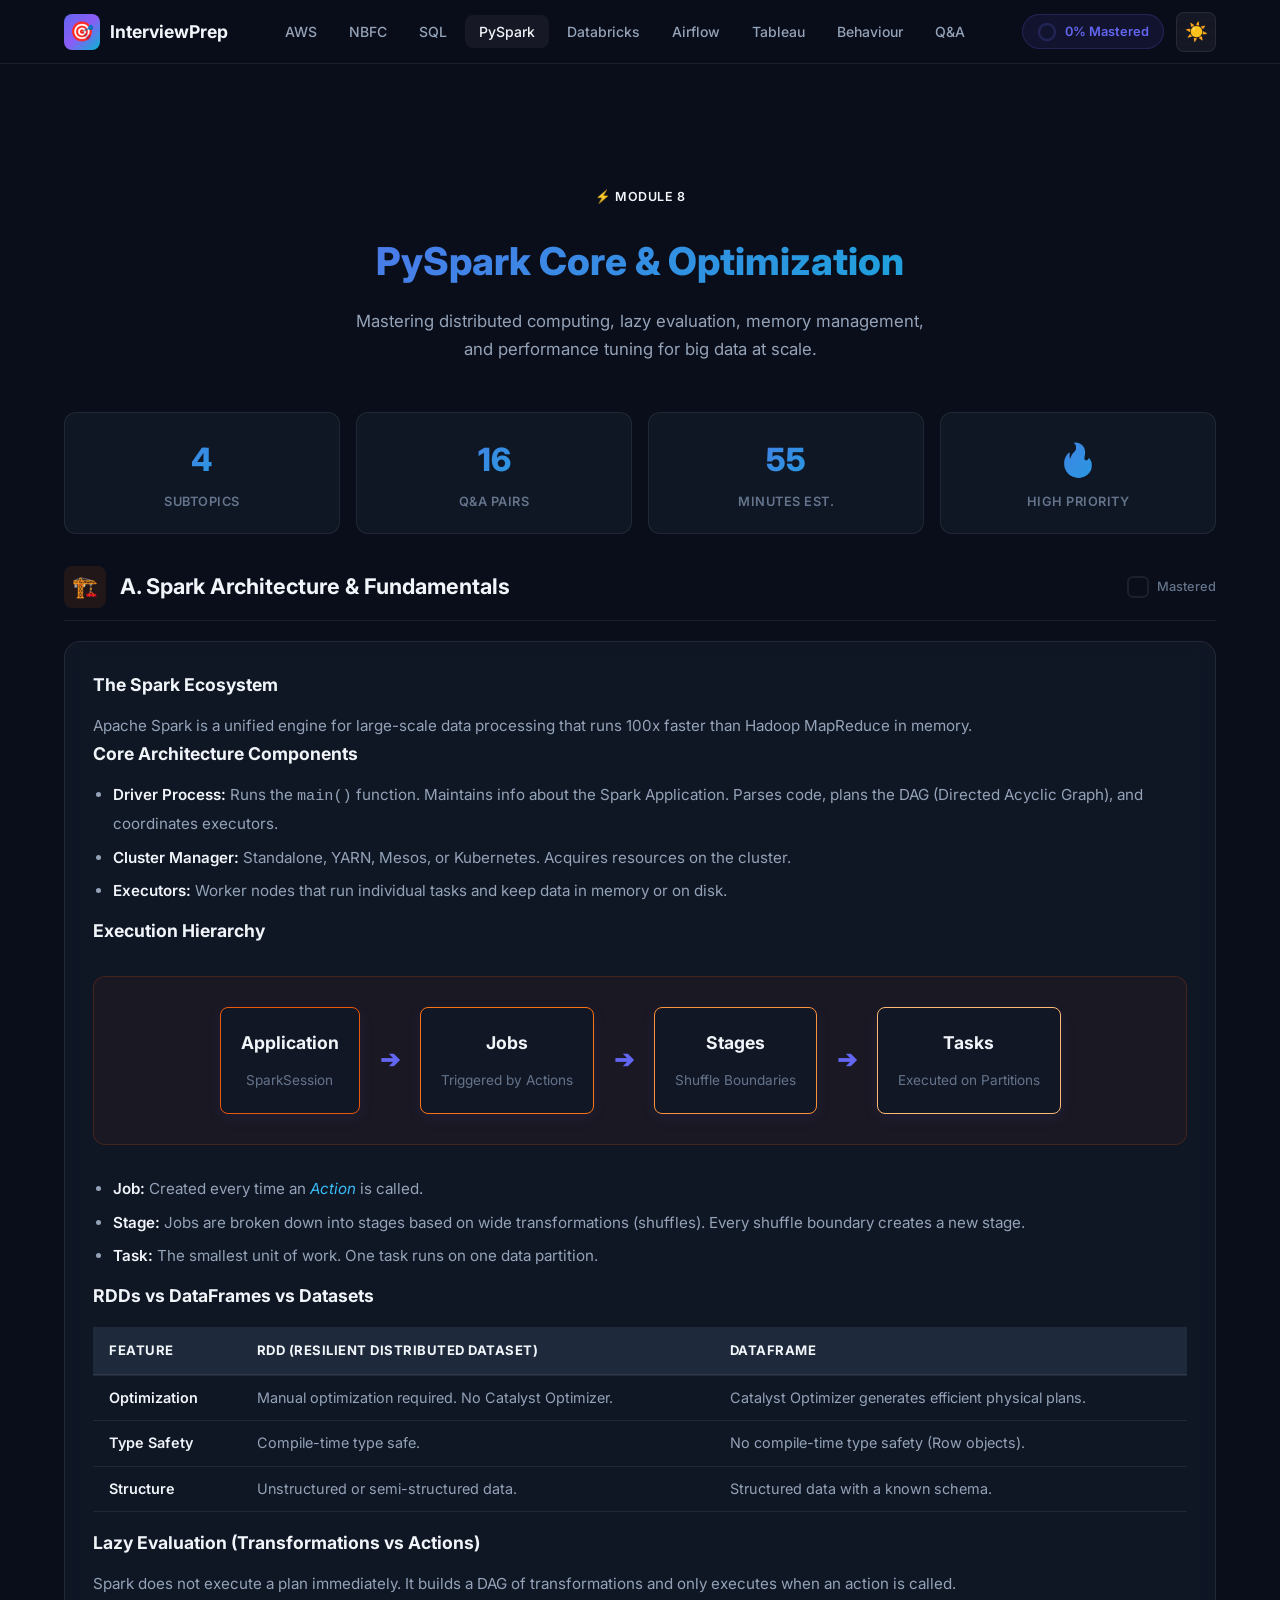
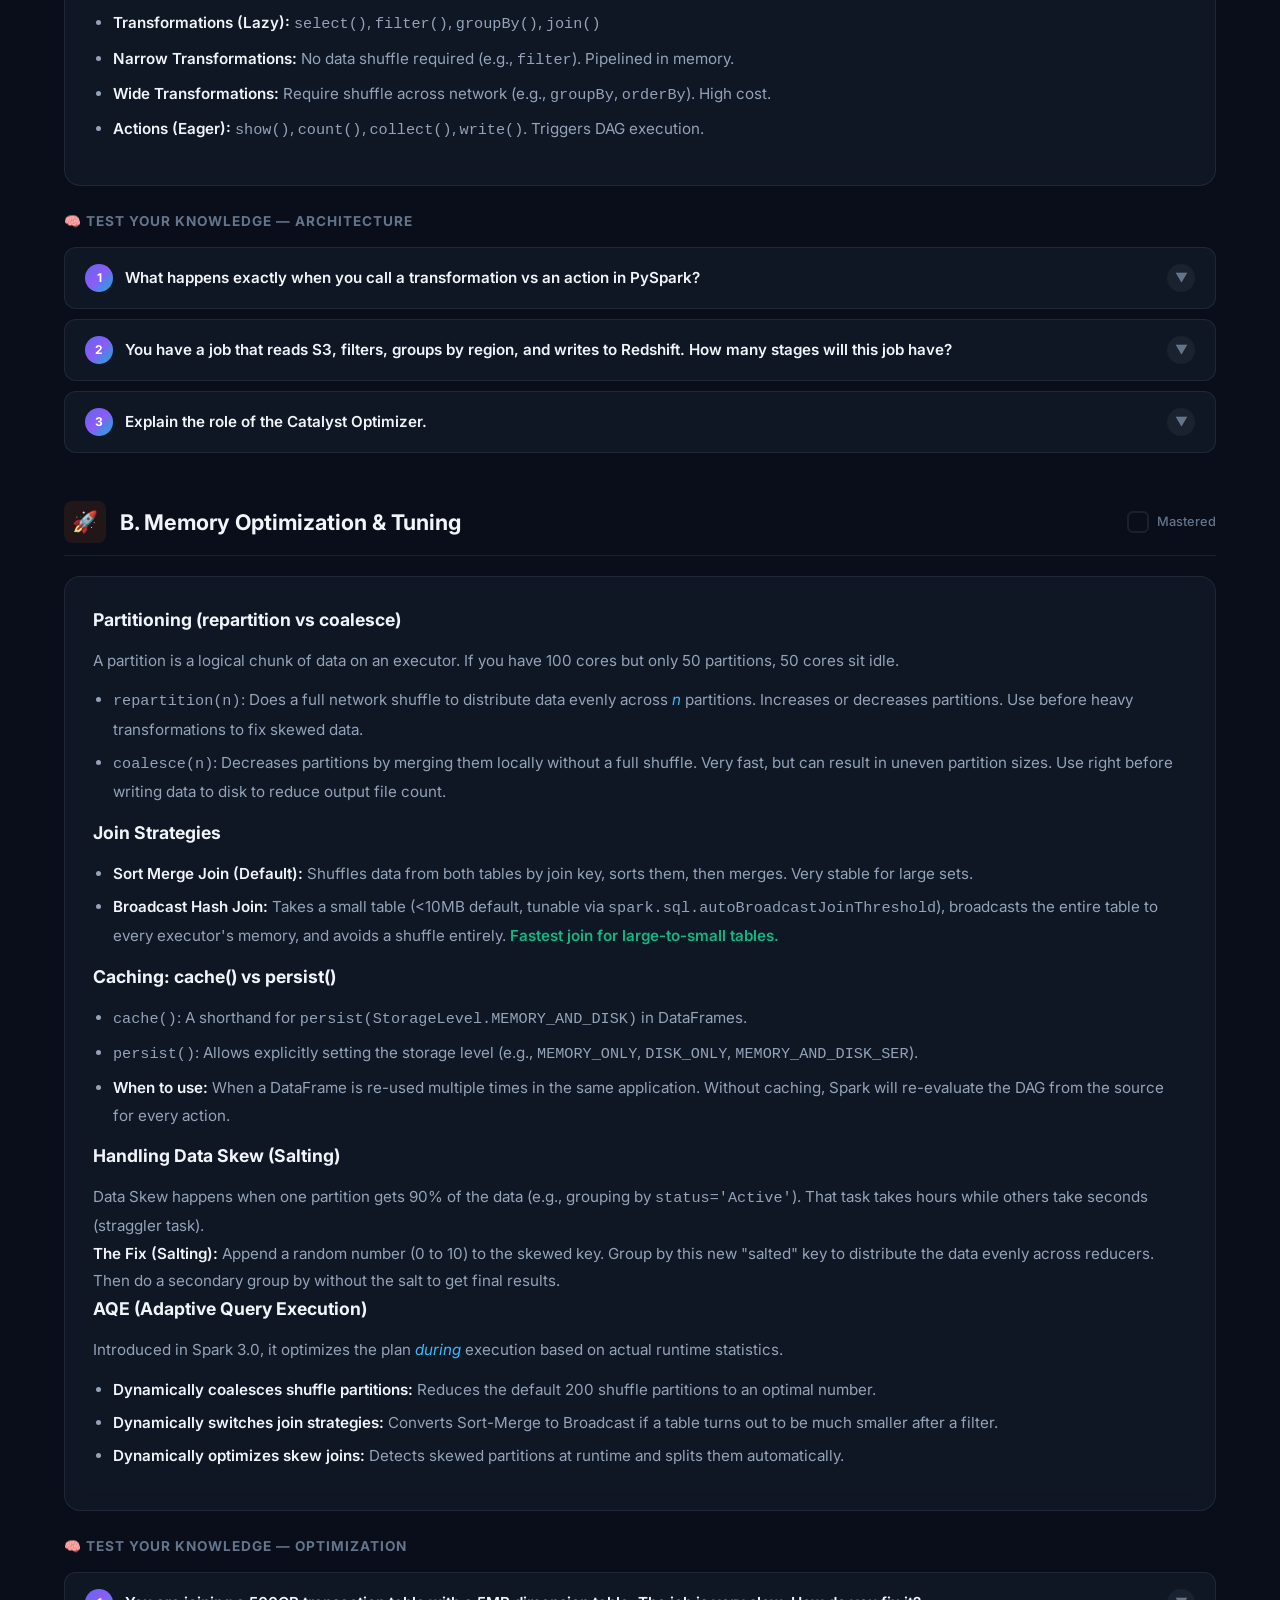
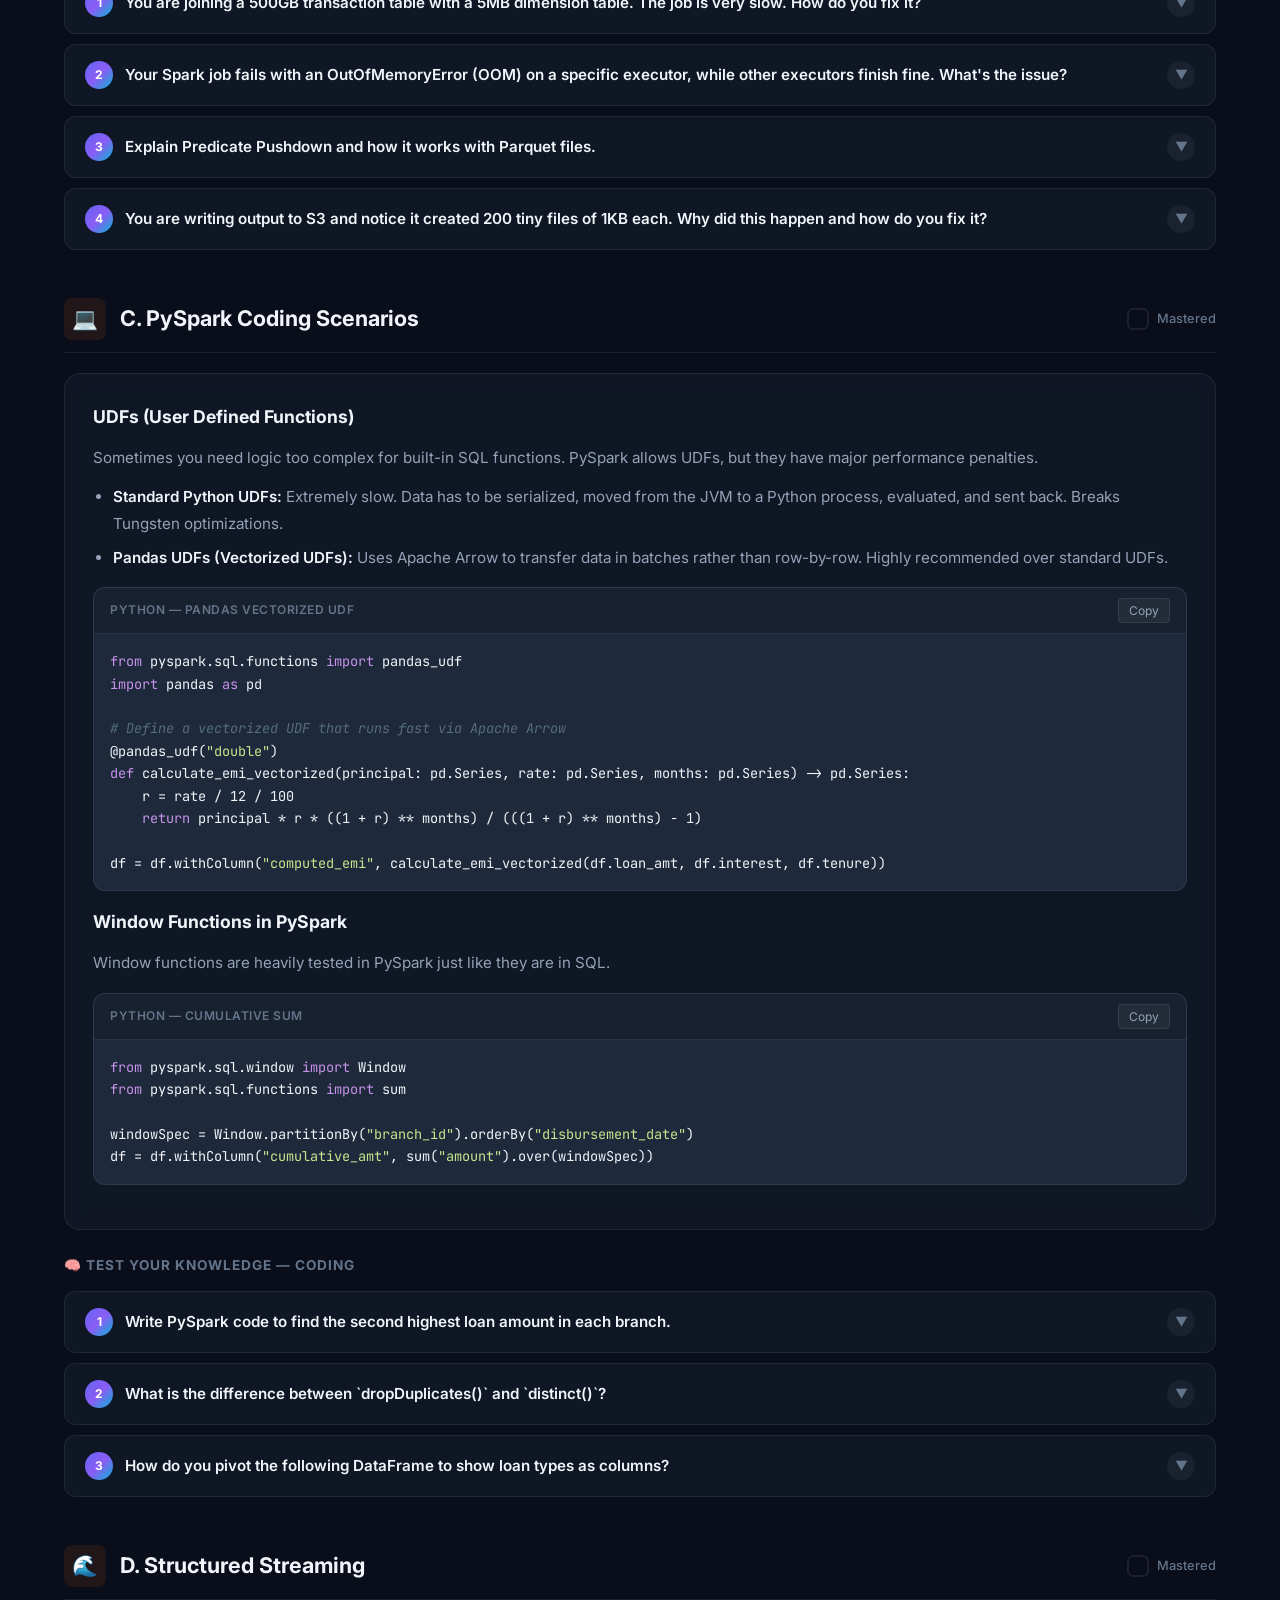
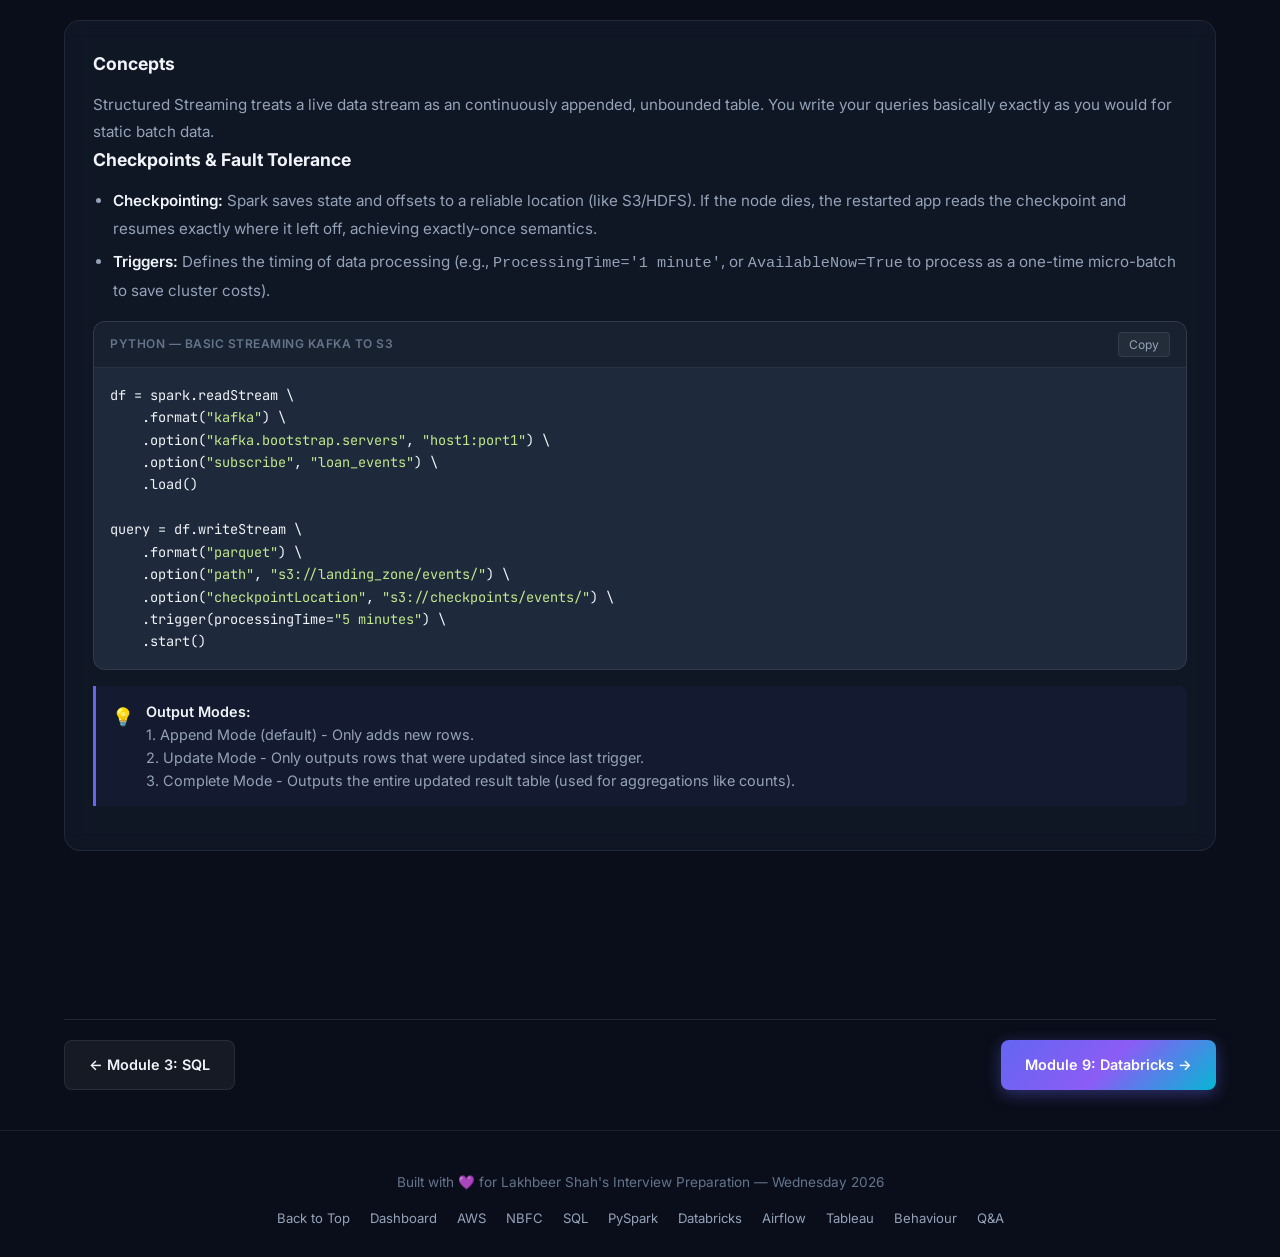
<file: modules/pyspark.html>
<!DOCTYPE html>
<html lang="en" data-theme="dark">
<head>
  <meta charset="UTF-8">
  <meta name="viewport" content="width=device-width, initial-scale=1.0">
  <meta name="description" content="PySpark Interview Preparation Module for Senior Data Engineer role.">
  <title>PySpark | NBFC Data Engineer Interview Prep</title>
  <link rel="stylesheet" href="../assets/css/styles.css">
</head>
<body>

<!-- ===== NAVIGATION ===== -->
<nav class="navbar" id="navbar">
  <div class="nav-content">
    <a href="../index.html" class="nav-brand">
      <span class="brand-icon">🎯</span>
      <span>InterviewPrep</span>
    </a>
    <ul class="nav-links" id="navLinks">
      <li><a href="aws.html">AWS</a></li>
      <li><a href="domain.html">NBFC</a></li>
      <li><a href="sql.html">SQL</a></li>
      <li><a href="pyspark.html" class="active">PySpark</a></li>
      <li><a href="databricks.html">Databricks</a></li>
      <li><a href="airflow.html">Airflow</a></li>
      <li><a href="tableau.html">Tableau</a></li>
      <li><a href="behavioral.html">Behaviour</a></li>
      <li><a href="interview.html">Q&amp;A</a></li>
    </ul>
    <div class="nav-actions">
      <div class="progress-badge">
        <svg class="progress-ring" viewBox="0 0 20 20">
          <circle cx="10" cy="10" r="8" fill="none" stroke="rgba(99,102,241,0.2)" stroke-width="2.5" />
          <circle id="progressRing" cx="10" cy="10" r="8" fill="none" stroke="#6366f1" stroke-width="2.5" stroke-dasharray="50.26" stroke-dashoffset="50.26" stroke-linecap="round" transform="rotate(-90 10 10)" style="transition: stroke-dashoffset 0.5s ease;" />
        </svg>
        <span id="progressText">0% Mastered</span>
      </div>
      <button class="theme-toggle" id="themeToggle" aria-label="Toggle theme">🌙</button>
      <button class="nav-toggle" id="navToggle" aria-label="Toggle menu">☰</button>
    </div>
  </div>
</nav>

<main style="padding-top:100px;">
<!-- ============================================================ -->
<!-- MODULE: PYSPARK CORE & OPTIMIZATION                         -->
<!-- ============================================================ -->
<section class="section" id="module-pyspark">
  <div class="section-header animate-in">
    <span class="section-badge code">⚡ Module 8</span>
    <h2>PySpark Core & Optimization</h2>
    <p>Mastering distributed computing, lazy evaluation, memory management, and performance tuning for big data at scale.</p>
  </div>

  <div class="stats-row animate-in">
    <div class="stat-card">
      <div class="stat-value">4</div>
      <div class="stat-label">Subtopics</div>
    </div>
    <div class="stat-card">
      <div class="stat-value">16</div>
      <div class="stat-label">Q&A Pairs</div>
    </div>
    <div class="stat-card">
      <div class="stat-value">55</div>
      <div class="stat-label">Minutes Est.</div>
    </div>
    <div class="stat-card">
      <div class="stat-value">🔥</div>
      <div class="stat-label">High Priority</div>
    </div>
  </div>

  <!-- SUBTOPIC A: Spark Architecture -->
  <div class="subsection animate-in" id="pyspark-arch">
    <div class="subsection-header">
      <div class="subsection-icon code-icon" style="background:rgba(234,88,12,0.1);color:#ea580c;">🏗️</div>
      <h3>A. Spark Architecture & Fundamentals</h3>
      <label class="progress-check">
        <input type="checkbox" id="prog-pyspark-a">
        <span class="check-custom">✓</span>
        <span class="check-label">Mastered</span>
      </label>
    </div>

    <div class="content-card">
      <h4>The Spark Ecosystem</h4>
      <p>Apache Spark is a unified engine for large-scale data processing that runs 100x faster than Hadoop MapReduce in memory.</p>
      
      <h4>Core Architecture Components</h4>
      <ul>
        <li><strong>Driver Process:</strong> Runs the <code>main()</code> function. Maintains info about the Spark Application. Parses code, plans the DAG (Directed Acyclic Graph), and coordinates executors.</li>
        <li><strong>Cluster Manager:</strong> Standalone, YARN, Mesos, or Kubernetes. Acquires resources on the cluster.</li>
        <li><strong>Executors:</strong> Worker nodes that run individual tasks and keep data in memory or on disk.</li>
      </ul>

      <h4>Execution Hierarchy</h4>
      <div class="flow-diagram-container" style="background:rgba(234,88,12,0.05); border-color:rgba(234,88,12,0.2);">
        <div class="flow-node" style="border-color:#ea580c">
          <span class="flow-node-title">Application</span>
          <span class="flow-node-desc">SparkSession</span>
        </div>
        <div class="flow-arrow">➔</div>
        <div class="flow-node" style="border-color:#f97316">
          <span class="flow-node-title">Jobs</span>
          <span class="flow-node-desc">Triggered by Actions</span>
        </div>
        <div class="flow-arrow">➔</div>
        <div class="flow-node" style="border-color:#fb923c">
          <span class="flow-node-title">Stages</span>
          <span class="flow-node-desc">Shuffle Boundaries</span>
        </div>
        <div class="flow-arrow">➔</div>
        <div class="flow-node" style="border-color:#fdba74">
          <span class="flow-node-title">Tasks</span>
          <span class="flow-node-desc">Executed on Partitions</span>
        </div>
      </div>
      <ul>
        <li><strong>Job:</strong> Created every time an <em>Action</em> is called.</li>
        <li><strong>Stage:</strong> Jobs are broken down into stages based on wide transformations (shuffles). Every shuffle boundary creates a new stage.</li>
        <li><strong>Task:</strong> The smallest unit of work. One task runs on one data partition.</li>
      </ul>

      <h4>RDDs vs DataFrames vs Datasets</h4>
      <table class="data-table">
        <thead>
          <tr><th>Feature</th><th>RDD (Resilient Distributed Dataset)</th><th>DataFrame</th></tr>
        </thead>
        <tbody>
          <tr>
            <td><strong>Optimization</strong></td>
            <td>Manual optimization required. No Catalyst Optimizer.</td>
            <td>Catalyst Optimizer generates efficient physical plans.</td>
          </tr>
          <tr>
            <td><strong>Type Safety</strong></td>
            <td>Compile-time type safe.</td>
            <td>No compile-time type safety (Row objects).</td>
          </tr>
          <tr>
            <td><strong>Structure</strong></td>
            <td>Unstructured or semi-structured data.</td>
            <td>Structured data with a known schema.</td>
          </tr>
        </tbody>
      </table>

      <h4>Lazy Evaluation (Transformations vs Actions)</h4>
      <p>Spark does not execute a plan immediately. It builds a DAG of transformations and only executes when an action is called.</p>
      <ul>
        <li><strong>Transformations (Lazy):</strong> <code>select()</code>, <code>filter()</code>, <code>groupBy()</code>, <code>join()</code></li>
        <li><strong>Narrow Transformations:</strong> No data shuffle required (e.g., <code>filter</code>). Pipelined in memory.</li>
        <li><strong>Wide Transformations:</strong> Require shuffle across network (e.g., <code>groupBy</code>, <code>orderBy</code>). High cost.</li>
        <li><strong>Actions (Eager):</strong> <code>show()</code>, <code>count()</code>, <code>collect()</code>, <code>write()</code>. Triggers DAG execution.</li>
      </ul>
    </div>

    <div class="qa-section">
      <div class="qa-section-title">🧠 Test Your Knowledge — Architecture</div>

      <div class="qa-item">
        <div class="qa-question"><span class="qa-q-number">1</span><span class="qa-q-text">What happens exactly when you call a transformation vs an action in PySpark?</span><span class="qa-toggle-icon">▼</span></div>
        <div class="qa-answer">
          <div class="qa-answer-inner">
            <p><strong>Transformation:</strong> When you call a transformation like <code>df.filter()</code>, Spark does absolutely no data processing. It merely adds a step to the logical query plan (the DAG). The operation is mathematically recorded but not executed.</p>
            <p><strong>Action:</strong> When you call an action like <code>df.count()</code>, the Catalyst Optimizer evaluates the entire DAG, applies rule-based and cost-based optimizations, generates a physical execution plan, divides it into stages/tasks, ships the tasks to the executors, computes the result, and brings the final count back to the Driver memory.</p>
          </div>
        </div>
      </div>

      <div class="qa-item">
        <div class="qa-question"><span class="qa-q-number">2</span><span class="qa-q-text">You have a job that reads S3, filters, groups by region, and writes to Redshift. How many stages will this job have?</span><span class="qa-toggle-icon">▼</span></div>
        <div class="qa-answer">
          <div class="qa-answer-inner">
            <p>It will have <strong>2 Stages</strong>.</p>
            <ul>
              <li><strong>Stage 1:</strong> Reading from S3 and applying the <code>filter()</code>. Both are narrow transformations and can be pipelined together within the same task/executor without moving data across the network.</li>
              <li><em>-- SHUFFLE BOUNDARY -- (Due to groupBy)</em></li>
              <li><strong>Stage 2:</strong> Performing the aggregation (group by) and writing out to Redshift. The <code>groupBy()</code> is a wide transformation that requires data to be shuffled across executors so that all records for the same region end up on the same partition.</li>
            </ul>
          </div>
        </div>
      </div>

      <div class="qa-item">
        <div class="qa-question"><span class="qa-q-number">3</span><span class="qa-q-text">Explain the role of the Catalyst Optimizer.</span><span class="qa-toggle-icon">▼</span></div>
        <div class="qa-answer">
          <div class="qa-answer-inner">
            <p>The Catalyst Optimizer is the core engine inside Spark SQL/DataFrames that optimizes queries. Its phases are:</p>
            <ol>
              <li><strong>Analysis:</strong> Resolves column names, table names, and types against the Catalog.</li>
              <li><strong>Logical Optimization:</strong> Applies rule-based optimizations (e.g., Predicate Pushdown (filtering before joining), Constant Folding).</li>
              <li><strong>Physical Planning:</strong> Generates multiple physical strategies (e.g., SortMergeJoin vs BroadcastHashJoin) and uses a Cost-Based Optimizer to choose the cheapest.</li>
              <li><strong>Code Generation:</strong> Project Tungsten converts the query directly into optimized Java bytecode for execution on the JVM.</li>
            </ol>
          </div>
        </div>
      </div>
    </div>
  </div>

  <!-- SUBTOPIC B: Memory Management & Optimization -->
  <div class="subsection animate-in" id="pyspark-opt">
    <div class="subsection-header">
      <div class="subsection-icon code-icon" style="background:rgba(234,88,12,0.1);color:#ea580c;">🚀</div>
      <h3>B. Memory Optimization & Tuning</h3>
      <label class="progress-check">
        <input type="checkbox" id="prog-pyspark-b">
        <span class="check-custom">✓</span>
        <span class="check-label">Mastered</span>
      </label>
    </div>

    <div class="content-card">
      <h4>Partitioning (repartition vs coalesce)</h4>
      <p>A partition is a logical chunk of data on an executor. If you have 100 cores but only 50 partitions, 50 cores sit idle.</p>
      <ul>
        <li><code>repartition(n)</code>: Does a full network shuffle to distribute data evenly across <em>n</em> partitions. Increases or decreases partitions. Use before heavy transformations to fix skewed data.</li>
        <li><code>coalesce(n)</code>: Decreases partitions by merging them locally without a full shuffle. Very fast, but can result in uneven partition sizes. Use right before writing data to disk to reduce output file count.</li>
      </ul>

      <h4>Join Strategies</h4>
      <ul>
        <li><strong>Sort Merge Join (Default):</strong> Shuffles data from both tables by join key, sorts them, then merges. Very stable for large sets.</li>
        <li><strong>Broadcast Hash Join:</strong> Takes a small table (&lt;10MB default, tunable via <code>spark.sql.autoBroadcastJoinThreshold</code>), broadcasts the entire table to every executor's memory, and avoids a shuffle entirely. <strong style="color:var(--accent-success)">Fastest join for large-to-small tables.</strong></li>
      </ul>

      <h4>Caching: cache() vs persist()</h4>
      <ul>
        <li><code>cache()</code>: A shorthand for <code>persist(StorageLevel.MEMORY_AND_DISK)</code> in DataFrames.</li>
        <li><code>persist()</code>: Allows explicitly setting the storage level (e.g., <code>MEMORY_ONLY</code>, <code>DISK_ONLY</code>, <code>MEMORY_AND_DISK_SER</code>).</li>
        <li><strong>When to use:</strong> When a DataFrame is re-used multiple times in the same application. Without caching, Spark will re-evaluate the DAG from the source for every action.</li>
      </ul>

      <h4>Handling Data Skew (Salting)</h4>
      <p>Data Skew happens when one partition gets 90% of the data (e.g., grouping by <code>status='Active'</code>). That task takes hours while others take seconds (straggler task).</p>
      <p><strong>The Fix (Salting):</strong> Append a random number (0 to 10) to the skewed key. Group by this new "salted" key to distribute the data evenly across reducers. Then do a secondary group by without the salt to get final results.</p>
      
      <h4>AQE (Adaptive Query Execution)</h4>
      <p>Introduced in Spark 3.0, it optimizes the plan <em>during</em> execution based on actual runtime statistics.</p>
      <ul>
        <li><strong>Dynamically coalesces shuffle partitions:</strong> Reduces the default 200 shuffle partitions to an optimal number.</li>
        <li><strong>Dynamically switches join strategies:</strong> Converts Sort-Merge to Broadcast if a table turns out to be much smaller after a filter.</li>
        <li><strong>Dynamically optimizes skew joins:</strong> Detects skewed partitions at runtime and splits them automatically.</li>
      </ul>
    </div>

    <div class="qa-section">
      <div class="qa-section-title">🧠 Test Your Knowledge — Optimization</div>

      <div class="qa-item">
        <div class="qa-question"><span class="qa-q-number">1</span><span class="qa-q-text">You are joining a 500GB transaction table with a 5MB dimension table. The job is very slow. How do you fix it?</span><span class="qa-toggle-icon">▼</span></div>
        <div class="qa-answer">
          <div class="qa-answer-inner">
            <p>Use a <strong>Broadcast Hash Join</strong>. By default, Spark might do a Sort-Merge Join, requiring shuffling 500GB of data. You can force a broadcast using a hint:</p>
            <div class="code-block">
              <div class="code-header"><span class="code-lang">Python</span><button class="code-copy">Copy</button></div>
              <pre><span class="token-keyword">from</span> pyspark.sql.functions <span class="token-keyword">import</span> broadcast
df_joined = large_df.join(broadcast(small_df), <span class="token-string">"dim_id"</span>)</pre>
            </div>
            <p>This sends the 5MB table to every executor, completely eliminating the shuffle for the 500GB table. It’s an order of magnitude faster.</p>
          </div>
        </div>
      </div>

      <div class="qa-item">
        <div class="qa-question"><span class="qa-q-number">2</span><span class="qa-q-text">Your Spark job fails with an OutOfMemoryError (OOM) on a specific executor, while other executors finish fine. What's the issue?</span><span class="qa-toggle-icon">▼</span></div>
        <div class="qa-answer">
          <div class="qa-answer-inner">
            <p>This is a classic symptom of <strong>Data Skew</strong>.</p>
            <p>A transformation involving a shuffle (like <code>groupBy</code>, <code>join</code>, or <code>window</code> over a highly non-uniform column) causes the majority of keys to be sent to a single partition/executor. That executor runs out of memory while others sit idle.</p>
            <p><strong>Solutions:</strong></p>
            <ol>
              <li>Enable Adaptive Query Execution (AQE): <code>spark.conf.set("spark.sql.adaptive.skewJoin.enabled", True)</code></li>
              <li>Manually add a "salt" (random integer) to the join key to force even distribution across partitions, then group again.</li>
              <li>Filter out NULL keys before joining if NULL is the skewed value.</li>
            </ol>
          </div>
        </div>
      </div>

      <div class="qa-item">
        <div class="qa-question"><span class="qa-q-number">3</span><span class="qa-q-text">Explain Predicate Pushdown and how it works with Parquet files.</span><span class="qa-toggle-icon">▼</span></div>
        <div class="qa-answer">
          <div class="qa-answer-inner">
            <p>Predicate Pushdown is an optimization where filter conditions are applied as early as possible — pushing them down to the data source level.</p>
            <p>Instead of reading 1TB of data into Spark memory and then running <code>filter("region = 'US'")</code>, Spark tells the storage layer (like S3/Parquet) to only return rows where region is US.</p>
            <p><strong>With Parquet:</strong> Parquet holds column metadata (min/max values) for row groups. If your filter specifies a value outside the min/max range of a row group, Spark completely skips reading that chunk of disk. This drastically reduces network I/O and memory usage.</p>
          </div>
        </div>
      </div>

      <div class="qa-item">
        <div class="qa-question"><span class="qa-q-number">4</span><span class="qa-q-text">You are writing output to S3 and notice it created 200 tiny files of 1KB each. Why did this happen and how do you fix it?</span><span class="qa-toggle-icon">▼</span></div>
        <div class="qa-answer">
          <div class="qa-answer-inner">
            <p><strong>Why:</strong> The default number of shuffle partitions in Spark is <code>spark.sql.shuffle.partitions = 200</code>. Any wide transformation before writing (like a group by) will result in 200 output partitions, hence 200 files.</p>
            <p><strong>Fix:</strong> Use <code>coalesce()</code> before writing to combine these partitions without a full shuffle.</p>
            <div class="code-block">
              <div class="code-header"><span class="code-lang">Python</span><button class="code-copy">Copy</button></div>
              <pre>df.coalesce(1).write.parquet(<span class="token-string">"s3://output_path"</span>)</pre>
            </div>
            <p>Alternatively, tune the shuffle partitions configuration or enable AQE to automatically handle coalesce.</p>
          </div>
        </div>
      </div>
    </div>
  </div>

  <!-- SUBTOPIC C: Coding & Transformations -->
  <div class="subsection animate-in" id="pyspark-code">
    <div class="subsection-header">
      <div class="subsection-icon code-icon" style="background:rgba(234,88,12,0.1);color:#ea580c;">💻</div>
      <h3>C. PySpark Coding Scenarios</h3>
      <label class="progress-check">
        <input type="checkbox" id="prog-pyspark-c">
        <span class="check-custom">✓</span>
        <span class="check-label">Mastered</span>
      </label>
    </div>

    <div class="content-card">
      <h4>UDFs (User Defined Functions)</h4>
      <p>Sometimes you need logic too complex for built-in SQL functions. PySpark allows UDFs, but they have major performance penalties.</p>
      <ul>
        <li><strong>Standard Python UDFs:</strong> Extremely slow. Data has to be serialized, moved from the JVM to a Python process, evaluated, and sent back. Breaks Tungsten optimizations.</li>
        <li><strong>Pandas UDFs (Vectorized UDFs):</strong> Uses Apache Arrow to transfer data in batches rather than row-by-row. Highly recommended over standard UDFs.</li>
      </ul>

      <div class="code-block">
        <div class="code-header"><span class="code-lang">Python — Pandas Vectorized UDF</span><button class="code-copy">Copy</button></div>
        <pre><span class="token-keyword">from</span> pyspark.sql.functions <span class="token-keyword">import</span> pandas_udf
<span class="token-keyword">import</span> pandas <span class="token-keyword">as</span> pd

<span class="token-comment"># Define a vectorized UDF that runs fast via Apache Arrow</span>
@pandas_udf(<span class="token-string">"double"</span>)
<span class="token-keyword">def</span> calculate_emi_vectorized(principal: pd.Series, rate: pd.Series, months: pd.Series) -> pd.Series:
    r = rate / 12 / 100
    <span class="token-keyword">return</span> principal * r * ((1 + r) ** months) / (((1 + r) ** months) - 1)

df = df.withColumn(<span class="token-string">"computed_emi"</span>, calculate_emi_vectorized(df.loan_amt, df.interest, df.tenure))</pre>
      </div>

      <h4>Window Functions in PySpark</h4>
      <p>Window functions are heavily tested in PySpark just like they are in SQL.</p>
      <div class="code-block">
        <div class="code-header"><span class="code-lang">Python — Cumulative Sum</span><button class="code-copy">Copy</button></div>
        <pre><span class="token-keyword">from</span> pyspark.sql.window <span class="token-keyword">import</span> Window
<span class="token-keyword">from</span> pyspark.sql.functions <span class="token-keyword">import</span> sum

windowSpec = Window.partitionBy(<span class="token-string">"branch_id"</span>).orderBy(<span class="token-string">"disbursement_date"</span>)
df = df.withColumn(<span class="token-string">"cumulative_amt"</span>, sum(<span class="token-string">"amount"</span>).over(windowSpec))</pre>
      </div>
    </div>

    <div class="qa-section">
      <div class="qa-section-title">🧠 Test Your Knowledge — Coding</div>

      <div class="qa-item">
        <div class="qa-question"><span class="qa-q-number">1</span><span class="qa-q-text">Write PySpark code to find the second highest loan amount in each branch.</span><span class="qa-toggle-icon">▼</span></div>
        <div class="qa-answer">
          <div class="qa-answer-inner">
            <div class="code-block">
              <div class="code-header"><span class="code-lang">Python</span><button class="code-copy">Copy</button></div>
              <pre><span class="token-keyword">from</span> pyspark.sql.window <span class="token-keyword">import</span> Window
<span class="token-keyword">from</span> pyspark.sql.functions <span class="token-keyword">import</span> dense_rank, col

windowSpec = Window.partitionBy(<span class="token-string">"branch_id"</span>).orderBy(col(<span class="token-string">"loan_amount"</span>).desc())

df_ranked = df.withColumn(<span class="token-string">"rank"</span>, dense_rank().over(windowSpec))
result = df_ranked.filter(col(<span class="token-string">"rank"</span>) == 2).drop(<span class="token-string">"rank"</span>)</pre>
            </div>
          </div>
        </div>
      </div>

      <div class="qa-item">
        <div class="qa-question"><span class="qa-q-number">2</span><span class="qa-q-text">What is the difference between `dropDuplicates()` and `distinct()`?</span><span class="qa-toggle-icon">▼</span></div>
        <div class="qa-answer">
          <div class="qa-answer-inner">
            <p><code>distinct()</code> operates on the entire row — it returns rows where every single column is exactly identical to another row.</p>
            <p><code>dropDuplicates(["col1", "col2"])</code> allows you to specify a subset of columns to check for uniqueness. It keeps the first row it encounters that matches those subset column values and drops the rest.</p>
          </div>
        </div>
      </div>
      
      <div class="qa-item">
        <div class="qa-question"><span class="qa-q-number">3</span><span class="qa-q-text">How do you pivot the following DataFrame to show loan types as columns?</span><span class="qa-toggle-icon">▼</span></div>
        <div class="qa-answer">
          <div class="qa-answer-inner">
            <div class="code-block">
              <div class="code-header"><span class="code-lang">Python</span><button class="code-copy">Copy</button></div>
              <pre>pivot_df = df.groupBy(<span class="token-string">"branch_id"</span>) \
             .pivot(<span class="token-string">"loan_type"</span>, [<span class="token-string">"HL"</span>, <span class="token-string">"LAP"</span>]) \
             .sum(<span class="token-string">"amount"</span>)</pre>
            </div>
            <p><strong>Optimization tip:</strong> Always pass a list of expected distinct values as the second argument to <code>pivot()</code>. If you don't, Spark has to do a full distributed scan of the data just to figure out what the unique values are before it can build the query plan!</p>
          </div>
        </div>
      </div>
    </div>
  </div>

  <!-- SUBTOPIC D: Streaming -->
  <div class="subsection animate-in" id="pyspark-stream">
    <div class="subsection-header">
      <div class="subsection-icon code-icon" style="background:rgba(234,88,12,0.1);color:#ea580c;">🌊</div>
      <h3>D. Structured Streaming</h3>
      <label class="progress-check">
        <input type="checkbox" id="prog-pyspark-d">
        <span class="check-custom">✓</span>
        <span class="check-label">Mastered</span>
      </label>
    </div>

    <div class="content-card">
      <h4>Concepts</h4>
      <p>Structured Streaming treats a live data stream as an continuously appended, unbounded table. You write your queries basically exactly as you would for static batch data.</p>
      
      <h4>Checkpoints & Fault Tolerance</h4>
      <ul>
        <li><strong>Checkpointing:</strong> Spark saves state and offsets to a reliable location (like S3/HDFS). If the node dies, the restarted app reads the checkpoint and resumes exactly where it left off, achieving exactly-once semantics.</li>
        <li><strong>Triggers:</strong> Defines the timing of data processing (e.g., <code>ProcessingTime='1 minute'</code>, or <code>AvailableNow=True</code> to process as a one-time micro-batch to save cluster costs).</li>
      </ul>

      <div class="code-block">
        <div class="code-header"><span class="code-lang">Python — Basic Streaming Kafka to S3</span><button class="code-copy">Copy</button></div>
        <pre>df = spark.readStream \
    .format(<span class="token-string">"kafka"</span>) \
    .option(<span class="token-string">"kafka.bootstrap.servers"</span>, <span class="token-string">"host1:port1"</span>) \
    .option(<span class="token-string">"subscribe"</span>, <span class="token-string">"loan_events"</span>) \
    .load()

query = df.writeStream \
    .format(<span class="token-string">"parquet"</span>) \
    .option(<span class="token-string">"path"</span>, <span class="token-string">"s3://landing_zone/events/"</span>) \
    .option(<span class="token-string">"checkpointLocation"</span>, <span class="token-string">"s3://checkpoints/events/"</span>) \
    .trigger(processingTime=<span class="token-string">"5 minutes"</span>) \
    .start()</pre>
      </div>
      
      <div class="key-point">
        <span class="kp-icon">💡</span>
        <span class="kp-text"><strong>Output Modes:</strong> <br>1. Append Mode (default) - Only adds new rows.<br>2. Update Mode - Only outputs rows that were updated since last trigger.<br>3. Complete Mode - Outputs the entire updated result table (used for aggregations like counts).</span>
      </div>
    </div>
  </div>

</section>

<div class="page-navigation animate-in" style="display:flex; justify-content:space-between; margin-top:40px; padding-top:20px; border-top:1px solid rgba(255,255,255,0.1);">
  <a href="sql.html" class="btn btn-secondary">← Module 3: SQL</a>
  <a href="databricks.html" class="btn btn-primary">Module 9: Databricks →</a>
</div>
</main>

<!-- ===== FOOTER ===== -->
<footer class="footer">
  <p>Built with 💜 for Lakhbeer Shah's Interview Preparation — Wednesday 2026</p>
  <div class="footer-links">
    <a href="#navbar">Back to Top</a>
    <a href="../index.html">Dashboard</a>
    <a href="aws.html">AWS</a>
    <a href="domain.html">NBFC</a>
    <a href="sql.html">SQL</a>
    <a href="pyspark.html">PySpark</a>
    <a href="databricks.html">Databricks</a>
    <a href="airflow.html">Airflow</a>
    <a href="tableau.html">Tableau</a>
    <a href="behavioral.html">Behaviour</a>
    <a href="interview.html">Q&amp;A</a>
  </div>
</footer>

<script src="../assets/js/script.js"></script>
</body>
</html>
</file>
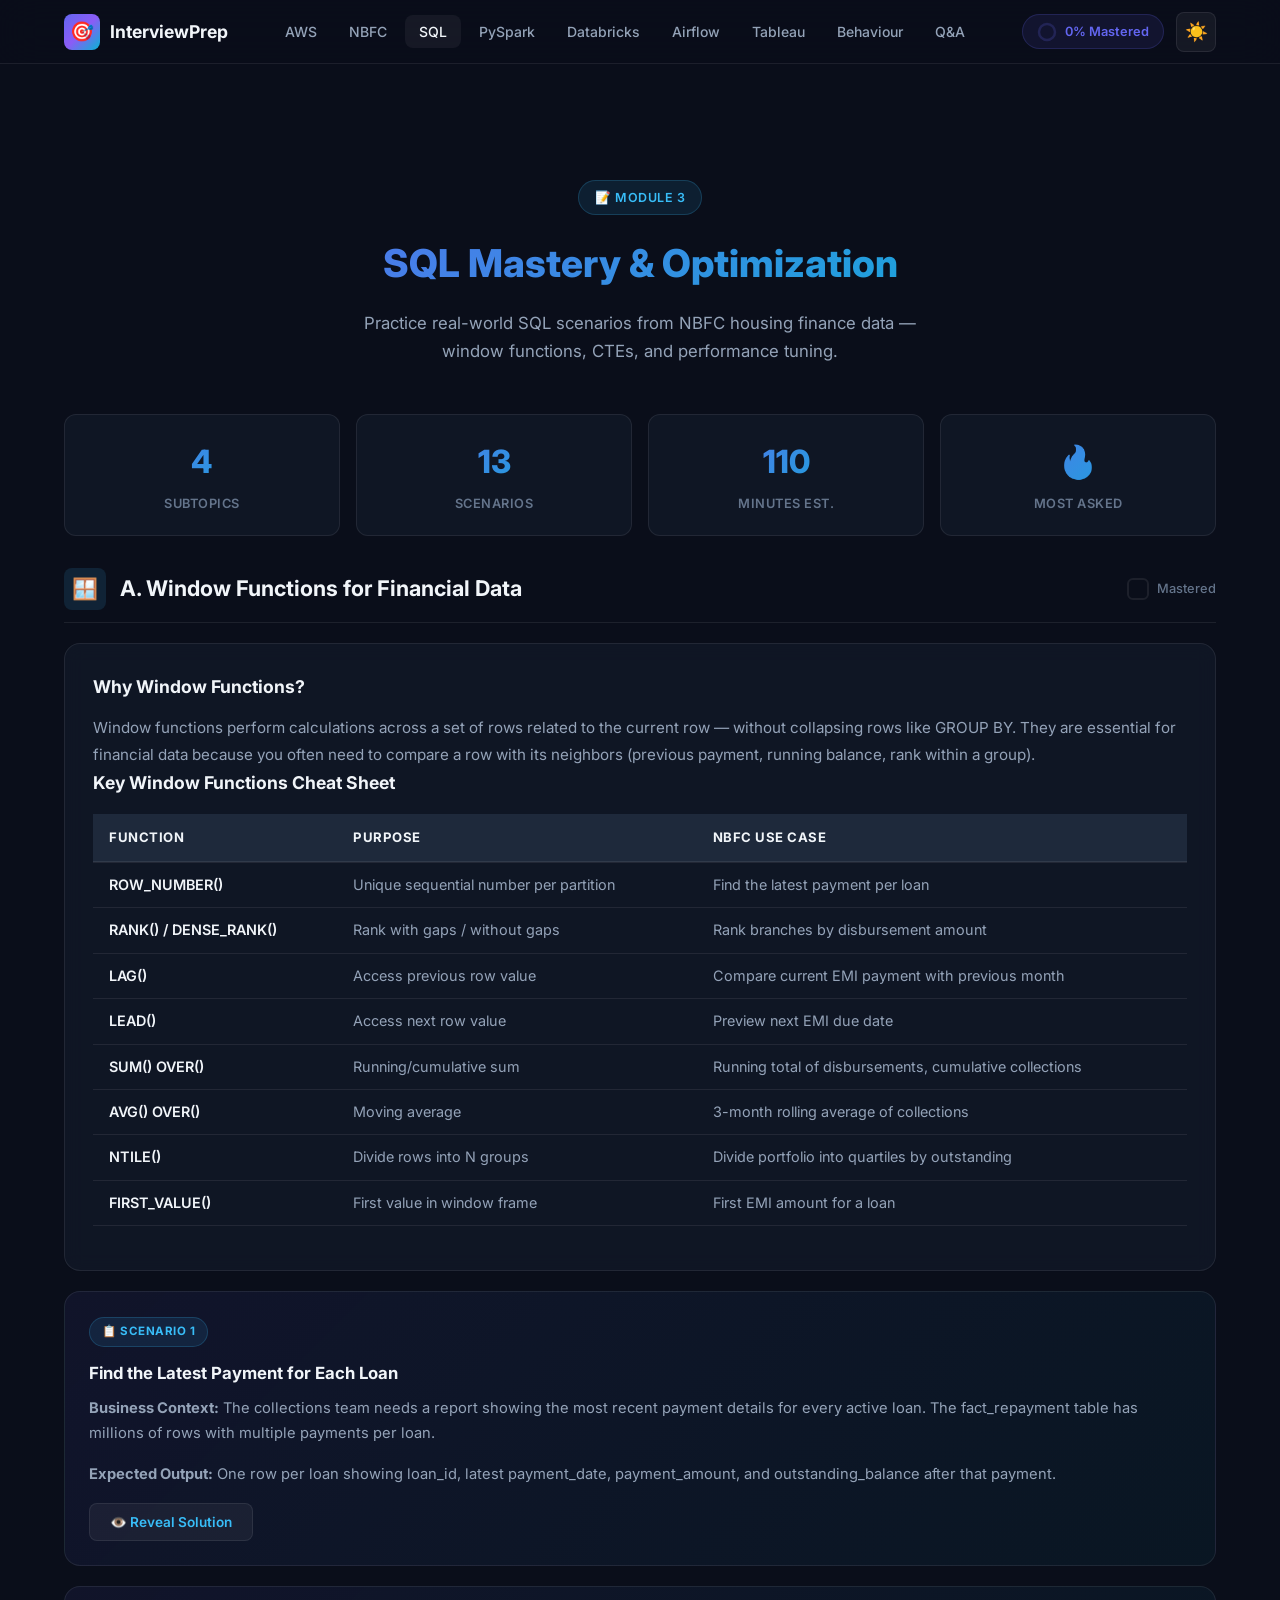
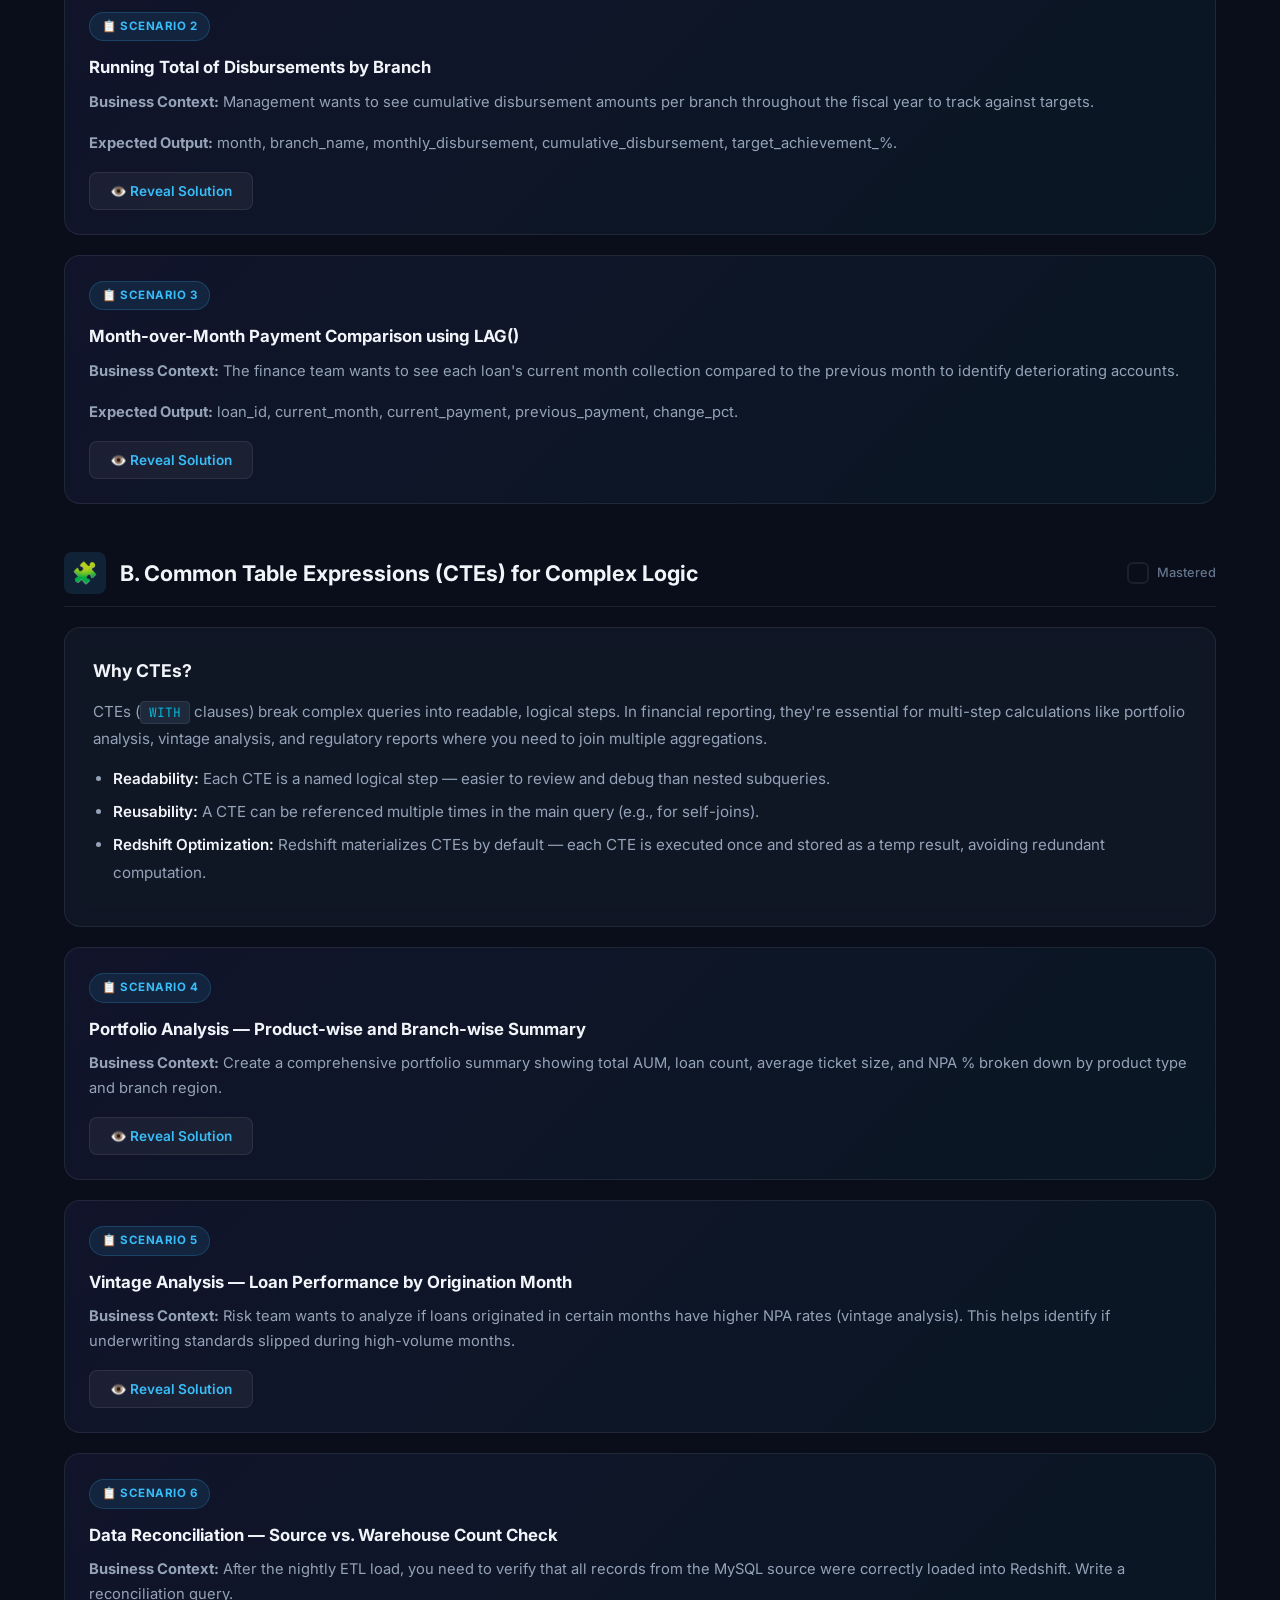
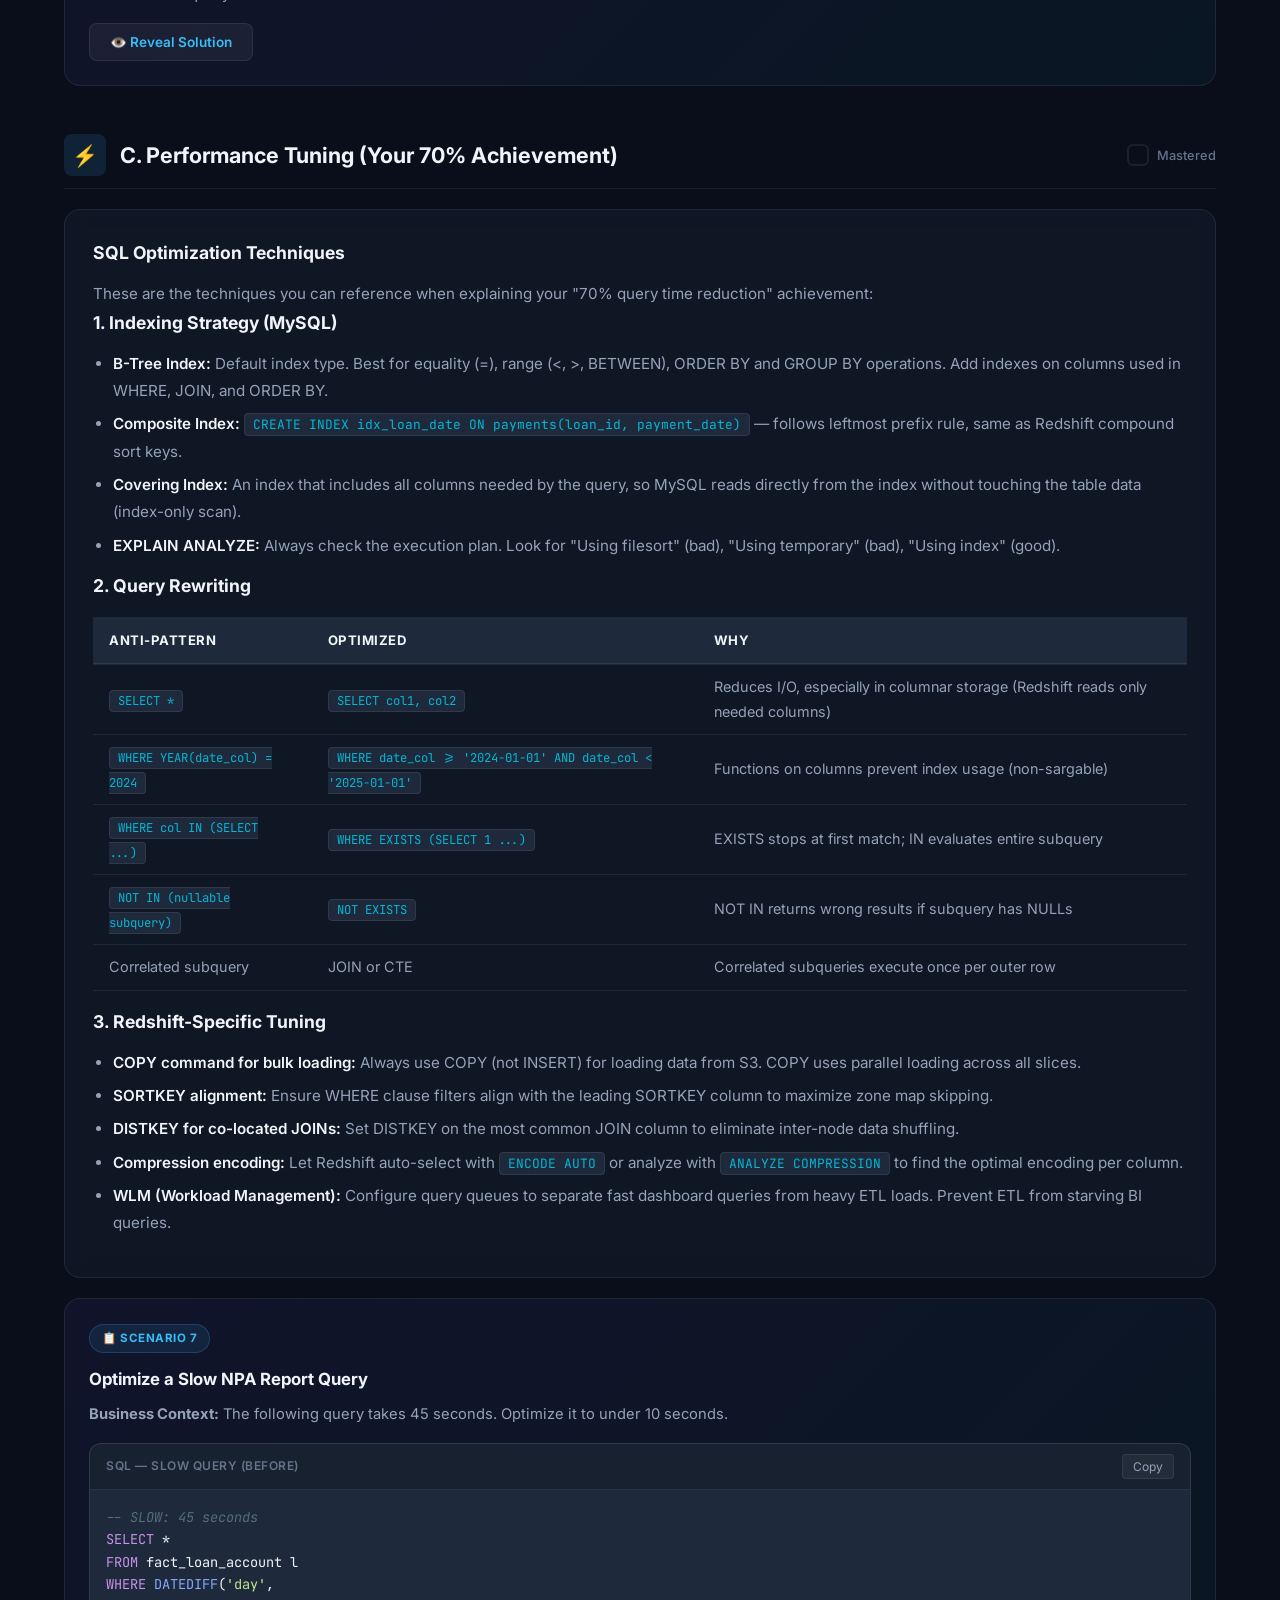
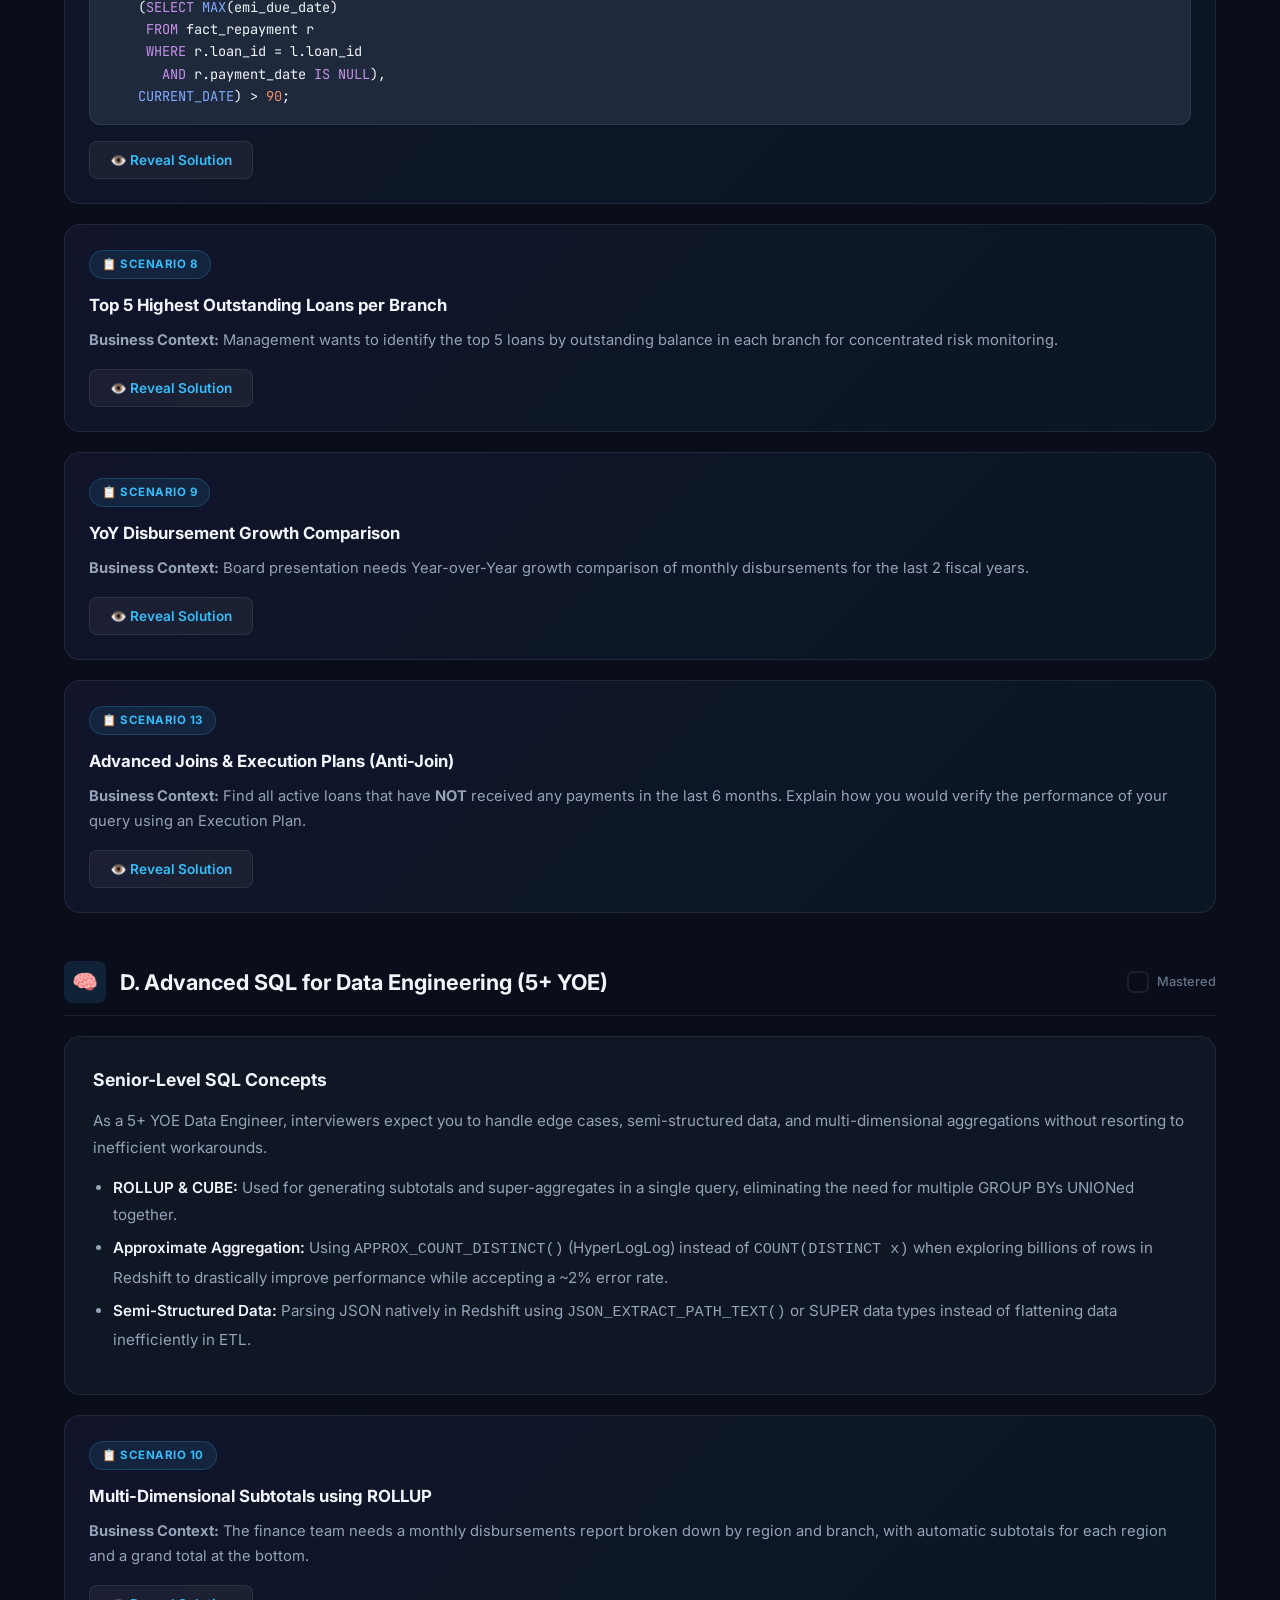
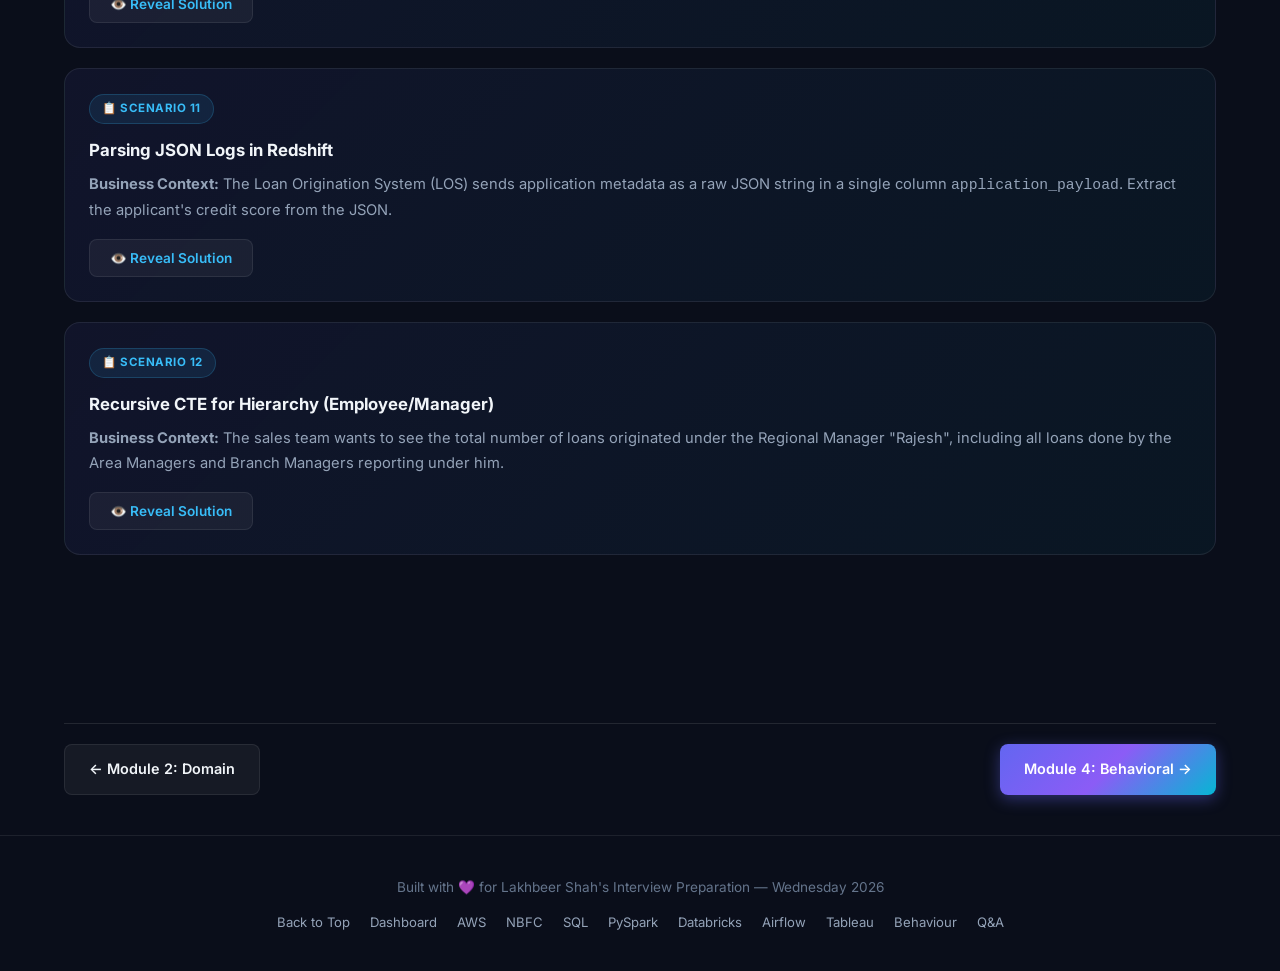
<file: modules/sql.html>
<!DOCTYPE html>
<html lang="en" data-theme="dark">
<head>
  <meta charset="UTF-8">
  <meta name="viewport" content="width=device-width, initial-scale=1.0">
  <meta name="description" content="Comprehensive Interview Prep Portal for Data Engineer role at NBFC Housing Finance — AWS Redshift, ETL, SQL, and Domain Knowledge.">
  <title>NBFC Data Engineer Interview Mastery | Prep Portal</title>
  <link rel="stylesheet" href="../assets/css/styles.css">
</head>
<body>

<!-- ===== NAVIGATION ===== -->
<nav class="navbar" id="navbar">
  <div class="nav-content">
    <a href="../index.html" class="nav-brand">
      <span class="brand-icon">🎯</span>
      <span>InterviewPrep</span>
    </a>

    <ul class="nav-links" id="navLinks">
      <li><a href="aws.html">AWS</a></li>
      <li><a href="domain.html">NBFC</a></li>
      <li><a href="sql.html">SQL</a></li>
      <li><a href="pyspark.html">PySpark</a></li>
      <li><a href="databricks.html">Databricks</a></li>
      <li><a href="airflow.html">Airflow</a></li>
      <li><a href="tableau.html">Tableau</a></li>
      <li><a href="behavioral.html">Behaviour</a></li>
      <li><a href="interview.html">Q&amp;A</a></li>
    </ul>

    <div class="nav-actions">
      <div class="progress-badge">
        <svg class="progress-ring" viewBox="0 0 20 20">
          <circle cx="10" cy="10" r="8" fill="none" stroke="rgba(99,102,241,0.2)" stroke-width="2.5"/>
          <circle id="progressRing" cx="10" cy="10" r="8" fill="none" stroke="#6366f1" stroke-width="2.5"
                  stroke-dasharray="50.26" stroke-dashoffset="50.26" stroke-linecap="round"
                  transform="rotate(-90 10 10)" style="transition: stroke-dashoffset 0.5s ease;"/>
        </svg>
        <span id="progressText">0% Mastered</span>
      </div>
      <button class="theme-toggle" id="themeToggle" aria-label="Toggle theme">🌙</button>
      <button class="nav-toggle" id="navToggle" aria-label="Toggle menu">☰</button>
    </div>
  </div>
</nav>


<main style="padding-top:100px;">
<!-- ============================================================ -->
<!-- MODULE 3: SQL MASTERY & OPTIMIZATION                         -->
<!-- ============================================================ -->
<section class="section" id="module-sql">
  <div class="section-header animate-in">
    <span class="section-badge sql">📝 Module 3</span>
    <h2>SQL Mastery & Optimization</h2>
    <p>Practice real-world SQL scenarios from NBFC housing finance data — window functions, CTEs, and performance tuning.</p>
  </div>

  <div class="stats-row animate-in">
    <div class="stat-card">
      <div class="stat-value">4</div>
      <div class="stat-label">Subtopics</div>
    </div>
    <div class="stat-card">
      <div class="stat-value">13</div>
      <div class="stat-label">Scenarios</div>
    </div>
    <div class="stat-card">
      <div class="stat-value">110</div>
      <div class="stat-label">Minutes Est.</div>
    </div>
    <div class="stat-card">
      <div class="stat-value">🔥</div>
      <div class="stat-label">Most Asked</div>
    </div>
  </div>

  <!-- SUBTOPIC A: Window Functions -->
  <div class="subsection animate-in" id="sql-window">
    <div class="subsection-header">
      <div class="subsection-icon sql-icon">🪟</div>
      <h3>A. Window Functions for Financial Data</h3>
      <label class="progress-check">
        <input type="checkbox" id="prog-sql-a">
        <span class="check-custom">✓</span>
        <span class="check-label">Mastered</span>
      </label>
    </div>

    <div class="content-card">
      <h4>Why Window Functions?</h4>
      <p>Window functions perform calculations across a set of rows related to the current row — without collapsing rows like GROUP BY. They are essential for financial data because you often need to compare a row with its neighbors (previous payment, running balance, rank within a group).</p>

      <h4>Key Window Functions Cheat Sheet</h4>
      <table class="data-table">
        <thead><tr><th>Function</th><th>Purpose</th><th>NBFC Use Case</th></tr></thead>
        <tbody>
          <tr><td><strong>ROW_NUMBER()</strong></td><td>Unique sequential number per partition</td><td>Find the latest payment per loan</td></tr>
          <tr><td><strong>RANK() / DENSE_RANK()</strong></td><td>Rank with gaps / without gaps</td><td>Rank branches by disbursement amount</td></tr>
          <tr><td><strong>LAG()</strong></td><td>Access previous row value</td><td>Compare current EMI payment with previous month</td></tr>
          <tr><td><strong>LEAD()</strong></td><td>Access next row value</td><td>Preview next EMI due date</td></tr>
          <tr><td><strong>SUM() OVER()</strong></td><td>Running/cumulative sum</td><td>Running total of disbursements, cumulative collections</td></tr>
          <tr><td><strong>AVG() OVER()</strong></td><td>Moving average</td><td>3-month rolling average of collections</td></tr>
          <tr><td><strong>NTILE()</strong></td><td>Divide rows into N groups</td><td>Divide portfolio into quartiles by outstanding</td></tr>
          <tr><td><strong>FIRST_VALUE()</strong></td><td>First value in window frame</td><td>First EMI amount for a loan</td></tr>
        </tbody>
      </table>
    </div>

    <!-- SQL Scenario 1 -->
    <div class="sql-scenario animate-in">
      <span class="scenario-label">📋 Scenario 1</span>
      <h4>Find the Latest Payment for Each Loan</h4>
      <p><strong>Business Context:</strong> The collections team needs a report showing the most recent payment details for every active loan. The fact_repayment table has millions of rows with multiple payments per loan.</p>
      <p><strong>Expected Output:</strong> One row per loan showing loan_id, latest payment_date, payment_amount, and outstanding_balance after that payment.</p>

      <button class="reveal-btn">👁️ Reveal Solution</button>
      <div class="sql-solution">
        <div class="sql-solution-inner">
          <div class="code-block">
            <div class="code-header"><span class="code-lang">SQL — Latest Payment per Loan</span><button class="code-copy">Copy</button></div>
            <pre><span class="token-keyword">WITH</span> ranked_payments <span class="token-keyword">AS</span> (
    <span class="token-keyword">SELECT</span>
        loan_id,
        payment_date,
        emi_amount,
        outstanding_balance,
        <span class="token-function">ROW_NUMBER</span>() <span class="token-keyword">OVER</span> (
            <span class="token-keyword">PARTITION BY</span> loan_id
            <span class="token-keyword">ORDER BY</span> payment_date <span class="token-keyword">DESC</span>
        ) <span class="token-keyword">AS</span> rn
    <span class="token-keyword">FROM</span> fact_repayment
    <span class="token-keyword">WHERE</span> payment_date <span class="token-keyword">IS NOT NULL</span>
)
<span class="token-keyword">SELECT</span> loan_id, payment_date, emi_amount, outstanding_balance
<span class="token-keyword">FROM</span> ranked_payments
<span class="token-keyword">WHERE</span> rn = <span class="token-number">1</span>;

<span class="token-comment">-- Why ROW_NUMBER() instead of MAX():</span>
<span class="token-comment">-- MAX(payment_date) would only give the date.</span>
<span class="token-comment">-- ROW_NUMBER() lets us get ALL columns from that row.</span>
<span class="token-comment">-- RANK() could return ties if two payments same date.</span></pre>
          </div>
          <div class="key-point">
            <span class="kp-icon">💡</span>
            <span class="kp-text"><strong>Optimization:</strong> If this query is slow on Redshift, ensure fact_repayment has <span class="inline-code">SORTKEY(payment_date)</span> and <span class="inline-code">DISTKEY(loan_id)</span> so the PARTITION BY doesn't require a data redistribution step.</span>
          </div>
        </div>
      </div>
    </div>

    <!-- SQL Scenario 2 -->
    <div class="sql-scenario animate-in">
      <span class="scenario-label">📋 Scenario 2</span>
      <h4>Running Total of Disbursements by Branch</h4>
      <p><strong>Business Context:</strong> Management wants to see cumulative disbursement amounts per branch throughout the fiscal year to track against targets.</p>
      <p><strong>Expected Output:</strong> month, branch_name, monthly_disbursement, cumulative_disbursement, target_achievement_%.</p>

      <button class="reveal-btn">👁️ Reveal Solution</button>
      <div class="sql-solution">
        <div class="sql-solution-inner">
          <div class="code-block">
            <div class="code-header"><span class="code-lang">SQL — Cumulative Disbursement</span><button class="code-copy">Copy</button></div>
            <pre><span class="token-keyword">WITH</span> monthly_disb <span class="token-keyword">AS</span> (
    <span class="token-keyword">SELECT</span>
        <span class="token-function">DATE_TRUNC</span>(<span class="token-string">'month'</span>, d.disbursement_date) <span class="token-keyword">AS</span> disb_month,
        b.branch_name,
        <span class="token-function">SUM</span>(d.disbursed_amount) <span class="token-keyword">AS</span> monthly_amount
    <span class="token-keyword">FROM</span> fact_disbursement d
    <span class="token-keyword">JOIN</span> dim_branch b <span class="token-keyword">ON</span> d.branch_id = b.branch_id
    <span class="token-keyword">WHERE</span> d.disbursement_date >= <span class="token-string">'2024-04-01'</span>  <span class="token-comment">-- FY start</span>
    <span class="token-keyword">GROUP BY</span> <span class="token-number">1</span>, <span class="token-number">2</span>
)
<span class="token-keyword">SELECT</span>
    disb_month,
    branch_name,
    monthly_amount,
    <span class="token-function">SUM</span>(monthly_amount) <span class="token-keyword">OVER</span> (
        <span class="token-keyword">PARTITION BY</span> branch_name
        <span class="token-keyword">ORDER BY</span> disb_month
        <span class="token-keyword">ROWS BETWEEN UNBOUNDED PRECEDING AND CURRENT ROW</span>
    ) <span class="token-keyword">AS</span> cumulative_amount,
    <span class="token-function">ROUND</span>(
        <span class="token-function">SUM</span>(monthly_amount) <span class="token-keyword">OVER</span> (
            <span class="token-keyword">PARTITION BY</span> branch_name
            <span class="token-keyword">ORDER BY</span> disb_month
            <span class="token-keyword">ROWS BETWEEN UNBOUNDED PRECEDING AND CURRENT ROW</span>
        ) * <span class="token-number">100.0</span> / t.annual_target,
        <span class="token-number">2</span>
    ) <span class="token-keyword">AS</span> target_achievement_pct
<span class="token-keyword">FROM</span> monthly_disb md
<span class="token-keyword">JOIN</span> branch_targets t
    <span class="token-keyword">ON</span> md.branch_name = t.branch_name
<span class="token-keyword">ORDER BY</span> branch_name, disb_month;</pre>
          </div>
        </div>
      </div>
    </div>

    <!-- SQL Scenario 3 -->
    <div class="sql-scenario animate-in">
      <span class="scenario-label">📋 Scenario 3</span>
      <h4>Month-over-Month Payment Comparison using LAG()</h4>
      <p><strong>Business Context:</strong> The finance team wants to see each loan's current month collection compared to the previous month to identify deteriorating accounts.</p>
      <p><strong>Expected Output:</strong> loan_id, current_month, current_payment, previous_payment, change_pct.</p>

      <button class="reveal-btn">👁️ Reveal Solution</button>
      <div class="sql-solution">
        <div class="sql-solution-inner">
          <div class="code-block">
            <div class="code-header"><span class="code-lang">SQL — MoM Payment Comparison</span><button class="code-copy">Copy</button></div>
            <pre><span class="token-keyword">WITH</span> monthly_payments <span class="token-keyword">AS</span> (
    <span class="token-keyword">SELECT</span>
        loan_id,
        <span class="token-function">DATE_TRUNC</span>(<span class="token-string">'month'</span>, payment_date) <span class="token-keyword">AS</span> payment_month,
        <span class="token-function">SUM</span>(emi_amount) <span class="token-keyword">AS</span> total_paid
    <span class="token-keyword">FROM</span> fact_repayment
    <span class="token-keyword">WHERE</span> payment_date <span class="token-keyword">IS NOT NULL</span>
    <span class="token-keyword">GROUP BY</span> loan_id, <span class="token-function">DATE_TRUNC</span>(<span class="token-string">'month'</span>, payment_date)
)
<span class="token-keyword">SELECT</span>
    loan_id,
    payment_month,
    total_paid <span class="token-keyword">AS</span> current_payment,
    <span class="token-function">LAG</span>(total_paid) <span class="token-keyword">OVER</span> (
        <span class="token-keyword">PARTITION BY</span> loan_id
        <span class="token-keyword">ORDER BY</span> payment_month
    ) <span class="token-keyword">AS</span> previous_payment,
    <span class="token-keyword">CASE</span>
        <span class="token-keyword">WHEN</span> <span class="token-function">LAG</span>(total_paid) <span class="token-keyword">OVER</span> (
            <span class="token-keyword">PARTITION BY</span> loan_id <span class="token-keyword">ORDER BY</span> payment_month
        ) > <span class="token-number">0</span>
        <span class="token-keyword">THEN</span> <span class="token-function">ROUND</span>(
            (total_paid - <span class="token-function">LAG</span>(total_paid) <span class="token-keyword">OVER</span> (
                <span class="token-keyword">PARTITION BY</span> loan_id <span class="token-keyword">ORDER BY</span> payment_month
            )) * <span class="token-number">100.0</span> /
            <span class="token-function">LAG</span>(total_paid) <span class="token-keyword">OVER</span> (
                <span class="token-keyword">PARTITION BY</span> loan_id <span class="token-keyword">ORDER BY</span> payment_month
            ), <span class="token-number">2</span>
        )
        <span class="token-keyword">ELSE NULL</span>
    <span class="token-keyword">END</span> <span class="token-keyword">AS</span> change_pct
<span class="token-keyword">FROM</span> monthly_payments
<span class="token-keyword">ORDER BY</span> loan_id, payment_month;</pre>
          </div>
          <p><strong>Insight:</strong> Loans where <span class="inline-code">change_pct</span> is negative or <span class="inline-code">current_payment</span> dropped to 0 are early warning signals. Feed these to the collections team for proactive intervention before the loan crosses into SMA-2 or NPA.</p>
        </div>
      </div>
    </div>
  </div>

  <!-- SUBTOPIC B: CTEs -->
  <div class="subsection animate-in" id="sql-ctes">
    <div class="subsection-header">
      <div class="subsection-icon sql-icon">🧩</div>
      <h3>B. Common Table Expressions (CTEs) for Complex Logic</h3>
      <label class="progress-check">
        <input type="checkbox" id="prog-sql-b">
        <span class="check-custom">✓</span>
        <span class="check-label">Mastered</span>
      </label>
    </div>

    <div class="content-card">
      <h4>Why CTEs?</h4>
      <p>CTEs (<span class="inline-code">WITH</span> clauses) break complex queries into readable, logical steps. In financial reporting, they're essential for multi-step calculations like portfolio analysis, vintage analysis, and regulatory reports where you need to join multiple aggregations.</p>
      <ul>
        <li><strong>Readability:</strong> Each CTE is a named logical step — easier to review and debug than nested subqueries.</li>
        <li><strong>Reusability:</strong> A CTE can be referenced multiple times in the main query (e.g., for self-joins).</li>
        <li><strong>Redshift Optimization:</strong> Redshift materializes CTEs by default — each CTE is executed once and stored as a temp result, avoiding redundant computation.</li>
      </ul>
    </div>

    <!-- SQL Scenario 4 -->
    <div class="sql-scenario animate-in">
      <span class="scenario-label">📋 Scenario 4</span>
      <h4>Portfolio Analysis — Product-wise and Branch-wise Summary</h4>
      <p><strong>Business Context:</strong> Create a comprehensive portfolio summary showing total AUM, loan count, average ticket size, and NPA % broken down by product type and branch region.</p>

      <button class="reveal-btn">👁️ Reveal Solution</button>
      <div class="sql-solution">
        <div class="sql-solution-inner">
          <div class="code-block">
            <div class="code-header"><span class="code-lang">SQL — Portfolio Summary with Multiple CTEs</span><button class="code-copy">Copy</button></div>
            <pre><span class="token-keyword">WITH</span>
<span class="token-comment">-- CTE 1: Active loan portfolio</span>
active_loans <span class="token-keyword">AS</span> (
    <span class="token-keyword">SELECT</span>
        l.loan_id,
        p.product_type,
        b.region,
        l.outstanding_balance,
        l.sanctioned_amount,
        l.dpd,
        <span class="token-keyword">CASE WHEN</span> l.dpd > <span class="token-number">90</span> <span class="token-keyword">THEN</span> <span class="token-number">1</span> <span class="token-keyword">ELSE</span> <span class="token-number">0</span> <span class="token-keyword">END</span> <span class="token-keyword">AS</span> is_npa
    <span class="token-keyword">FROM</span> fact_loan_account l
    <span class="token-keyword">JOIN</span> dim_product p <span class="token-keyword">ON</span> l.product_id = p.product_id
    <span class="token-keyword">JOIN</span> dim_branch b <span class="token-keyword">ON</span> l.branch_id = b.branch_id
    <span class="token-keyword">WHERE</span> l.loan_status = <span class="token-string">'ACTIVE'</span>
),

<span class="token-comment">-- CTE 2: Product-wise aggregation</span>
product_summary <span class="token-keyword">AS</span> (
    <span class="token-keyword">SELECT</span>
        product_type,
        <span class="token-function">COUNT</span>(*) <span class="token-keyword">AS</span> loan_count,
        <span class="token-function">SUM</span>(outstanding_balance) <span class="token-keyword">AS</span> aum,
        <span class="token-function">ROUND</span>(<span class="token-function">AVG</span>(sanctioned_amount), <span class="token-number">0</span>) <span class="token-keyword">AS</span> avg_ticket_size,
        <span class="token-function">SUM</span>(is_npa) <span class="token-keyword">AS</span> npa_count,
        <span class="token-function">ROUND</span>(<span class="token-function">SUM</span>(<span class="token-keyword">CASE WHEN</span> is_npa = <span class="token-number">1</span> <span class="token-keyword">THEN</span> outstanding_balance <span class="token-keyword">ELSE</span> <span class="token-number">0</span> <span class="token-keyword">END</span>)
            * <span class="token-number">100.0</span> / <span class="token-function">SUM</span>(outstanding_balance), <span class="token-number">2</span>) <span class="token-keyword">AS</span> gnpa_pct
    <span class="token-keyword">FROM</span> active_loans
    <span class="token-keyword">GROUP BY</span> product_type
),

<span class="token-comment">-- CTE 3: Region-wise aggregation</span>
region_summary <span class="token-keyword">AS</span> (
    <span class="token-keyword">SELECT</span>
        region,
        <span class="token-function">COUNT</span>(*) <span class="token-keyword">AS</span> loan_count,
        <span class="token-function">SUM</span>(outstanding_balance) <span class="token-keyword">AS</span> aum,
        <span class="token-function">ROUND</span>(<span class="token-function">SUM</span>(<span class="token-keyword">CASE WHEN</span> is_npa = <span class="token-number">1</span> <span class="token-keyword">THEN</span> outstanding_balance <span class="token-keyword">ELSE</span> <span class="token-number">0</span> <span class="token-keyword">END</span>)
            * <span class="token-number">100.0</span> / <span class="token-function">SUM</span>(outstanding_balance), <span class="token-number">2</span>) <span class="token-keyword">AS</span> gnpa_pct
    <span class="token-keyword">FROM</span> active_loans
    <span class="token-keyword">GROUP BY</span> region
)

<span class="token-comment">-- Final: Display both summaries</span>
<span class="token-keyword">SELECT</span> <span class="token-string">'BY PRODUCT'</span> <span class="token-keyword">AS</span> dimension, product_type <span class="token-keyword">AS</span> category,
       loan_count, aum, avg_ticket_size, gnpa_pct
<span class="token-keyword">FROM</span> product_summary
<span class="token-keyword">UNION ALL</span>
<span class="token-keyword">SELECT</span> <span class="token-string">'BY REGION'</span>, region, loan_count, aum, <span class="token-keyword">NULL</span>, gnpa_pct
<span class="token-keyword">FROM</span> region_summary
<span class="token-keyword">ORDER BY</span> dimension, aum <span class="token-keyword">DESC</span>;</pre>
          </div>
        </div>
      </div>
    </div>

    <!-- SQL Scenario 5 -->
    <div class="sql-scenario animate-in">
      <span class="scenario-label">📋 Scenario 5</span>
      <h4>Vintage Analysis — Loan Performance by Origination Month</h4>
      <p><strong>Business Context:</strong> Risk team wants to analyze if loans originated in certain months have higher NPA rates (vintage analysis). This helps identify if underwriting standards slipped during high-volume months.</p>

      <button class="reveal-btn">👁️ Reveal Solution</button>
      <div class="sql-solution">
        <div class="sql-solution-inner">
          <div class="code-block">
            <div class="code-header"><span class="code-lang">SQL — Vintage Analysis</span><button class="code-copy">Copy</button></div>
            <pre><span class="token-keyword">WITH</span> loan_vintage <span class="token-keyword">AS</span> (
    <span class="token-keyword">SELECT</span>
        <span class="token-function">DATE_TRUNC</span>(<span class="token-string">'month'</span>, disbursement_date) <span class="token-keyword">AS</span> vintage_month,
        loan_id,
        disbursed_amount,
        outstanding_balance,
        dpd,
        <span class="token-function">DATEDIFF</span>(<span class="token-string">'month'</span>, disbursement_date, <span class="token-function">CURRENT_DATE</span>) <span class="token-keyword">AS</span> months_on_book
    <span class="token-keyword">FROM</span> fact_loan_account
    <span class="token-keyword">WHERE</span> loan_status = <span class="token-string">'ACTIVE'</span>
)
<span class="token-keyword">SELECT</span>
    vintage_month,
    <span class="token-function">COUNT</span>(*) <span class="token-keyword">AS</span> total_loans,
    <span class="token-function">SUM</span>(disbursed_amount) <span class="token-keyword">AS</span> total_disbursed,
    <span class="token-function">AVG</span>(months_on_book) <span class="token-keyword">AS</span> avg_age_months,
    <span class="token-function">SUM</span>(<span class="token-keyword">CASE WHEN</span> dpd > <span class="token-number">90</span> <span class="token-keyword">THEN</span> <span class="token-number">1</span> <span class="token-keyword">ELSE</span> <span class="token-number">0</span> <span class="token-keyword">END</span>) <span class="token-keyword">AS</span> npa_count,
    <span class="token-function">ROUND</span>(
        <span class="token-function">SUM</span>(<span class="token-keyword">CASE WHEN</span> dpd > <span class="token-number">90</span> <span class="token-keyword">THEN</span> <span class="token-number">1</span> <span class="token-keyword">ELSE</span> <span class="token-number">0</span> <span class="token-keyword">END</span>) * <span class="token-number">100.0</span>
        / <span class="token-function">COUNT</span>(*), <span class="token-number">2</span>
    ) <span class="token-keyword">AS</span> npa_rate_pct,
    <span class="token-function">ROUND</span>(
        <span class="token-function">SUM</span>(<span class="token-keyword">CASE WHEN</span> dpd > <span class="token-number">30</span> <span class="token-keyword">THEN</span> <span class="token-number">1</span> <span class="token-keyword">ELSE</span> <span class="token-number">0</span> <span class="token-keyword">END</span>) * <span class="token-number">100.0</span>
        / <span class="token-function">COUNT</span>(*), <span class="token-number">2</span>
    ) <span class="token-keyword">AS</span> delinquency_rate_30plus_pct
<span class="token-keyword">FROM</span> loan_vintage
<span class="token-keyword">GROUP BY</span> vintage_month
<span class="token-keyword">ORDER BY</span> vintage_month;</pre>
          </div>
          <p><strong>Key insight:</strong> If vintage March 2023 shows 8% NPA rate while others show ~3%, it indicates potential underwriting lapses during that origination month — possibly due to year-end target pressure causing relaxed credit standards.</p>
        </div>
      </div>
    </div>

    <!-- SQL Scenario 6 -->
    <div class="sql-scenario animate-in">
      <span class="scenario-label">📋 Scenario 6</span>
      <h4>Data Reconciliation — Source vs. Warehouse Count Check</h4>
      <p><strong>Business Context:</strong> After the nightly ETL load, you need to verify that all records from the MySQL source were correctly loaded into Redshift. Write a reconciliation query.</p>

      <button class="reveal-btn">👁️ Reveal Solution</button>
      <div class="sql-solution">
        <div class="sql-solution-inner">
          <div class="code-block">
            <div class="code-header"><span class="code-lang">SQL — Reconciliation Framework</span><button class="code-copy">Copy</button></div>
            <pre><span class="token-comment">-- Run this in Redshift after ETL completes</span>
<span class="token-keyword">WITH</span>
source_counts <span class="token-keyword">AS</span> (
    <span class="token-comment">-- From the ETL audit log (populated by Glue job)</span>
    <span class="token-keyword">SELECT</span> table_name, record_count <span class="token-keyword">AS</span> source_count,
           load_date, checksum <span class="token-keyword">AS</span> source_checksum
    <span class="token-keyword">FROM</span> etl_audit.source_metrics
    <span class="token-keyword">WHERE</span> load_date = <span class="token-function">CURRENT_DATE</span>
),
target_counts <span class="token-keyword">AS</span> (
    <span class="token-keyword">SELECT</span> <span class="token-string">'loan_applications'</span> <span class="token-keyword">AS</span> table_name,
           <span class="token-function">COUNT</span>(*) <span class="token-keyword">AS</span> target_count,
           <span class="token-function">SUM</span>(loan_amount) <span class="token-keyword">AS</span> target_checksum
    <span class="token-keyword">FROM</span> staging.stg_loan_applications
    <span class="token-keyword">WHERE</span> etl_load_date = <span class="token-function">CURRENT_DATE</span>
    <span class="token-keyword">UNION ALL</span>
    <span class="token-keyword">SELECT</span> <span class="token-string">'repayments'</span>,
           <span class="token-function">COUNT</span>(*), <span class="token-function">SUM</span>(emi_amount)
    <span class="token-keyword">FROM</span> staging.stg_repayments
    <span class="token-keyword">WHERE</span> etl_load_date = <span class="token-function">CURRENT_DATE</span>
)
<span class="token-keyword">SELECT</span>
    s.table_name,
    s.source_count,
    t.target_count,
    s.source_count - t.target_count <span class="token-keyword">AS</span> count_diff,
    <span class="token-keyword">CASE</span>
        <span class="token-keyword">WHEN</span> s.source_count = t.target_count
            <span class="token-keyword">AND</span> s.source_checksum = t.target_checksum
        <span class="token-keyword">THEN</span> <span class="token-string">'✅ PASS'</span>
        <span class="token-keyword">WHEN</span> s.source_count = t.target_count
        <span class="token-keyword">THEN</span> <span class="token-string">'⚠️ COUNT MATCH, CHECKSUM MISMATCH'</span>
        <span class="token-keyword">ELSE</span> <span class="token-string">'❌ FAIL'</span>
    <span class="token-keyword">END</span> <span class="token-keyword">AS</span> reconciliation_status
<span class="token-keyword">FROM</span> source_counts s
<span class="token-keyword">JOIN</span> target_counts t <span class="token-keyword">ON</span> s.table_name = t.table_name;</pre>
          </div>
          <p><strong>Best Practice:</strong> Always check both <strong>count</strong> (number of rows) and <strong>checksum</strong> (sum of a key numeric field like loan_amount). Count match but checksum mismatch indicates data corruption — values were changed during ETL.</p>
        </div>
      </div>
    </div>
  </div>

  <!-- SUBTOPIC C: Performance Tuning -->
  <div class="subsection animate-in" id="sql-perf">
    <div class="subsection-header">
      <div class="subsection-icon sql-icon">⚡</div>
      <h3>C. Performance Tuning (Your 70% Achievement)</h3>
      <label class="progress-check">
        <input type="checkbox" id="prog-sql-c">
        <span class="check-custom">✓</span>
        <span class="check-label">Mastered</span>
      </label>
    </div>

    <div class="content-card">
      <h4>SQL Optimization Techniques</h4>
      <p>These are the techniques you can reference when explaining your "70% query time reduction" achievement:</p>

      <h4>1. Indexing Strategy (MySQL)</h4>
      <ul>
        <li><strong>B-Tree Index:</strong> Default index type. Best for equality (=), range (<, >, BETWEEN), ORDER BY and GROUP BY operations. Add indexes on columns used in WHERE, JOIN, and ORDER BY.</li>
        <li><strong>Composite Index:</strong> <span class="inline-code">CREATE INDEX idx_loan_date ON payments(loan_id, payment_date)</span> — follows leftmost prefix rule, same as Redshift compound sort keys.</li>
        <li><strong>Covering Index:</strong> An index that includes all columns needed by the query, so MySQL reads directly from the index without touching the table data (index-only scan).</li>
        <li><strong>EXPLAIN ANALYZE:</strong> Always check the execution plan. Look for "Using filesort" (bad), "Using temporary" (bad), "Using index" (good).</li>
      </ul>

      <h4>2. Query Rewriting</h4>
      <table class="data-table">
        <thead><tr><th>Anti-Pattern</th><th>Optimized</th><th>Why</th></tr></thead>
        <tbody>
          <tr><td><span class="inline-code">SELECT *</span></td><td><span class="inline-code">SELECT col1, col2</span></td><td>Reduces I/O, especially in columnar storage (Redshift reads only needed columns)</td></tr>
          <tr><td><span class="inline-code">WHERE YEAR(date_col) = 2024</span></td><td><span class="inline-code">WHERE date_col >= '2024-01-01' AND date_col < '2025-01-01'</span></td><td>Functions on columns prevent index usage (non-sargable)</td></tr>
          <tr><td><span class="inline-code">WHERE col IN (SELECT ...)</span></td><td><span class="inline-code">WHERE EXISTS (SELECT 1 ...)</span></td><td>EXISTS stops at first match; IN evaluates entire subquery</td></tr>
          <tr><td><span class="inline-code">NOT IN (nullable subquery)</span></td><td><span class="inline-code">NOT EXISTS</span></td><td>NOT IN returns wrong results if subquery has NULLs</td></tr>
          <tr><td>Correlated subquery</td><td>JOIN or CTE</td><td>Correlated subqueries execute once per outer row</td></tr>
        </tbody>
      </table>

      <h4>3. Redshift-Specific Tuning</h4>
      <ul>
        <li><strong>COPY command for bulk loading:</strong> Always use COPY (not INSERT) for loading data from S3. COPY uses parallel loading across all slices.</li>
        <li><strong>SORTKEY alignment:</strong> Ensure WHERE clause filters align with the leading SORTKEY column to maximize zone map skipping.</li>
        <li><strong>DISTKEY for co-located JOINs:</strong> Set DISTKEY on the most common JOIN column to eliminate inter-node data shuffling.</li>
        <li><strong>Compression encoding:</strong> Let Redshift auto-select with <span class="inline-code">ENCODE AUTO</span> or analyze with <span class="inline-code">ANALYZE COMPRESSION</span> to find the optimal encoding per column.</li>
        <li><strong>WLM (Workload Management):</strong> Configure query queues to separate fast dashboard queries from heavy ETL loads. Prevent ETL from starving BI queries.</li>
      </ul>
    </div>

    <!-- SQL Scenario 7, 8, 9 -->
    <div class="sql-scenario animate-in">
      <span class="scenario-label">📋 Scenario 7</span>
      <h4>Optimize a Slow NPA Report Query</h4>
      <p><strong>Business Context:</strong> The following query takes 45 seconds. Optimize it to under 10 seconds.</p>
      <div class="code-block">
        <div class="code-header"><span class="code-lang">SQL — Slow Query (Before)</span><button class="code-copy">Copy</button></div>
        <pre><span class="token-comment">-- SLOW: 45 seconds</span>
<span class="token-keyword">SELECT</span> *
<span class="token-keyword">FROM</span> fact_loan_account l
<span class="token-keyword">WHERE</span> <span class="token-function">DATEDIFF</span>(<span class="token-string">'day'</span>,
    (<span class="token-keyword">SELECT</span> <span class="token-function">MAX</span>(emi_due_date)
     <span class="token-keyword">FROM</span> fact_repayment r
     <span class="token-keyword">WHERE</span> r.loan_id = l.loan_id
       <span class="token-keyword">AND</span> r.payment_date <span class="token-keyword">IS NULL</span>),
    <span class="token-function">CURRENT_DATE</span>) > <span class="token-number">90</span>;</pre>
      </div>

      <button class="reveal-btn">👁️ Reveal Solution</button>
      <div class="sql-solution">
        <div class="sql-solution-inner">
          <p><strong>Problems identified:</strong></p>
          <ol>
            <li><span class="inline-code">SELECT *</span> — reads all columns from columnar storage</li>
            <li>Correlated subquery — executes once per loan (could be millions of executions)</li>
            <li>DATEDIFF on computed result — can't be pushed to zone maps</li>
          </ol>
          <div class="code-block">
            <div class="code-header"><span class="code-lang">SQL — Optimized Query (After)</span><button class="code-copy">Copy</button></div>
            <pre><span class="token-comment">-- FAST: 5 seconds (88% reduction)</span>
<span class="token-keyword">WITH</span> overdue_loans <span class="token-keyword">AS</span> (
    <span class="token-keyword">SELECT</span>
        loan_id,
        <span class="token-function">MIN</span>(emi_due_date) <span class="token-keyword">AS</span> earliest_overdue_date
    <span class="token-keyword">FROM</span> fact_repayment
    <span class="token-keyword">WHERE</span> payment_date <span class="token-keyword">IS NULL</span>
      <span class="token-keyword">AND</span> emi_due_date < <span class="token-function">CURRENT_DATE</span> - <span class="token-number">90</span>  <span class="token-comment">-- Pushes filter to scan level</span>
    <span class="token-keyword">GROUP BY</span> loan_id
)
<span class="token-keyword">SELECT</span>
    l.loan_id,
    l.customer_id,
    l.outstanding_balance,
    l.sanctioned_amount,
    l.interest_rate,
    o.earliest_overdue_date,
    <span class="token-function">DATEDIFF</span>(<span class="token-string">'day'</span>, o.earliest_overdue_date, <span class="token-function">CURRENT_DATE</span>) <span class="token-keyword">AS</span> dpd
<span class="token-keyword">FROM</span> fact_loan_account l
<span class="token-keyword">INNER JOIN</span> overdue_loans o <span class="token-keyword">ON</span> l.loan_id = o.loan_id
<span class="token-keyword">WHERE</span> l.loan_status = <span class="token-string">'ACTIVE'</span>;</pre>
          </div>
          <p><strong>What changed:</strong></p>
          <ul>
            <li>Replaced correlated subquery with a CTE + JOIN — single scan instead of per-row execution</li>
            <li>Specified only needed columns instead of SELECT *</li>
            <li>Pushed the 90-day filter into the CTE's WHERE clause so Redshift can use zone maps to skip blocks</li>
            <li>Used MIN(emi_due_date) instead of MAX — DPD is measured from the <strong>oldest</strong> unpaid EMI</li>
          </ul>
        </div>
      </div>
    </div>

    <div class="sql-scenario animate-in">
      <span class="scenario-label">📋 Scenario 8</span>
      <h4>Top 5 Highest Outstanding Loans per Branch</h4>
      <p><strong>Business Context:</strong> Management wants to identify the top 5 loans by outstanding balance in each branch for concentrated risk monitoring.</p>

      <button class="reveal-btn">👁️ Reveal Solution</button>
      <div class="sql-solution">
        <div class="sql-solution-inner">
          <div class="code-block">
            <div class="code-header"><span class="code-lang">SQL — Top N per Group</span><button class="code-copy">Copy</button></div>
            <pre><span class="token-keyword">WITH</span> ranked <span class="token-keyword">AS</span> (
    <span class="token-keyword">SELECT</span>
        b.branch_name,
        l.loan_id,
        c.customer_name,
        l.outstanding_balance,
        l.dpd,
        p.product_type,
        <span class="token-function">ROW_NUMBER</span>() <span class="token-keyword">OVER</span> (
            <span class="token-keyword">PARTITION BY</span> b.branch_id
            <span class="token-keyword">ORDER BY</span> l.outstanding_balance <span class="token-keyword">DESC</span>
        ) <span class="token-keyword">AS</span> rank_in_branch
    <span class="token-keyword">FROM</span> fact_loan_account l
    <span class="token-keyword">JOIN</span> dim_branch b <span class="token-keyword">ON</span> l.branch_id = b.branch_id
    <span class="token-keyword">JOIN</span> dim_customer c <span class="token-keyword">ON</span> l.customer_id = c.customer_id
        <span class="token-keyword">AND</span> c.is_current = <span class="token-keyword">TRUE</span>
    <span class="token-keyword">JOIN</span> dim_product p <span class="token-keyword">ON</span> l.product_id = p.product_id
    <span class="token-keyword">WHERE</span> l.loan_status = <span class="token-string">'ACTIVE'</span>
)
<span class="token-keyword">SELECT</span> branch_name, loan_id, customer_name,
       outstanding_balance, dpd, product_type
<span class="token-keyword">FROM</span> ranked
<span class="token-keyword">WHERE</span> rank_in_branch <= <span class="token-number">5</span>
<span class="token-keyword">ORDER BY</span> branch_name, rank_in_branch;</pre>
          </div>
        </div>
      </div>
    </div>

    <div class="sql-scenario animate-in">
      <span class="scenario-label">📋 Scenario 9</span>
      <h4>YoY Disbursement Growth Comparison</h4>
      <p><strong>Business Context:</strong> Board presentation needs Year-over-Year growth comparison of monthly disbursements for the last 2 fiscal years.</p>

      <button class="reveal-btn">👁️ Reveal Solution</button>
      <div class="sql-solution">
        <div class="sql-solution-inner">
          <div class="code-block">
            <div class="code-header"><span class="code-lang">SQL — YoY Growth with Window Function</span><button class="code-copy">Copy</button></div>
            <pre><span class="token-keyword">WITH</span> monthly_disb <span class="token-keyword">AS</span> (
    <span class="token-keyword">SELECT</span>
        <span class="token-function">EXTRACT</span>(<span class="token-keyword">YEAR</span> <span class="token-keyword">FROM</span> disbursement_date) <span class="token-keyword">AS</span> yr,
        <span class="token-function">EXTRACT</span>(<span class="token-keyword">MONTH</span> <span class="token-keyword">FROM</span> disbursement_date) <span class="token-keyword">AS</span> mn,
        <span class="token-function">SUM</span>(disbursed_amount) <span class="token-keyword">AS</span> total_disbursed,
        <span class="token-function">COUNT</span>(*) <span class="token-keyword">AS</span> loan_count
    <span class="token-keyword">FROM</span> fact_disbursement
    <span class="token-keyword">WHERE</span> disbursement_date >= <span class="token-function">DATEADD</span>(<span class="token-string">'year'</span>, <span class="token-number">-2</span>, <span class="token-function">CURRENT_DATE</span>)
    <span class="token-keyword">GROUP BY</span> <span class="token-number">1</span>, <span class="token-number">2</span>
)
<span class="token-keyword">SELECT</span>
    yr,
    mn,
    total_disbursed,
    loan_count,
    <span class="token-function">LAG</span>(total_disbursed) <span class="token-keyword">OVER</span> (
        <span class="token-keyword">PARTITION BY</span> mn
        <span class="token-keyword">ORDER BY</span> yr
    ) <span class="token-keyword">AS</span> prev_year_amount,
    <span class="token-keyword">CASE</span>
        <span class="token-keyword">WHEN</span> <span class="token-function">LAG</span>(total_disbursed) <span class="token-keyword">OVER</span> (
            <span class="token-keyword">PARTITION BY</span> mn <span class="token-keyword">ORDER BY</span> yr
        ) > <span class="token-number">0</span>
        <span class="token-keyword">THEN</span> <span class="token-function">ROUND</span>(
            (total_disbursed - <span class="token-function">LAG</span>(total_disbursed) <span class="token-keyword">OVER</span> (
                <span class="token-keyword">PARTITION BY</span> mn <span class="token-keyword">ORDER BY</span> yr
            )) * <span class="token-number">100.0</span> /
            <span class="token-function">LAG</span>(total_disbursed) <span class="token-keyword">OVER</span> (
                <span class="token-keyword">PARTITION BY</span> mn <span class="token-keyword">ORDER BY</span> yr
            ), <span class="token-number">2</span>
        )
    <span class="token-keyword">END</span> <span class="token-keyword">AS</span> yoy_growth_pct
<span class="token-keyword">FROM</span> monthly_disb
<span class="token-keyword">ORDER BY</span> yr, mn;

<span class="token-comment">-- Key: PARTITION BY month, ORDER BY year</span>
<span class="token-comment">-- This compares Jan 2024 with Jan 2023, Feb 2024 with Feb 2023, etc.</span></pre>
          </div>
        </div>
      </div>
    </div>

    <!-- SQL Scenario 13 -->
    <div class="sql-scenario animate-in">
      <span class="scenario-label">📋 Scenario 13</span>
      <h4>Advanced Joins & Execution Plans (Anti-Join)</h4>
      <p><strong>Business Context:</strong> Find all active loans that have <strong>NOT</strong> received any payments in the last 6 months. Explain how you would verify the performance of your query using an Execution Plan.</p>

      <button class="reveal-btn">👁️ Reveal Solution</button>
      <div class="sql-solution">
        <div class="sql-solution-inner">
          <div class="code-block">
            <div class="code-header"><span class="code-lang">SQL — Left Anti-Join</span><button class="code-copy">Copy</button></div>
            <pre><span class="token-comment">-- Optimized Anti-Join Approach</span>
<span class="token-keyword">SELECT</span> l.loan_id, l.customer_id, l.outstanding_balance
<span class="token-keyword">FROM</span> fact_loan_account l
<span class="token-keyword">LEFT JOIN</span> fact_repayment r 
  <span class="token-keyword">ON</span> l.loan_id = r.loan_id
  <span class="token-keyword">AND</span> r.payment_date >= <span class="token-function">DATEADD</span>(<span class="token-string">'month'</span>, <span class="token-number">-6</span>, <span class="token-function">CURRENT_DATE</span>)
<span class="token-keyword">WHERE</span> l.loan_status = <span class="token-string">'ACTIVE'</span>
  <span class="token-keyword">AND</span> r.loan_id <span class="token-keyword">IS NULL</span>;  <span class="token-comment">-- The Anti-Join filter</span></pre>
          </div>
          <p><strong>Reading the Execution Plan:</strong> To verify performance, prefix the query with <code>EXPLAIN</code>. You should look for a <strong>Hash Right Join</strong> or <strong>Hash Left Join</strong> in the plan. If you had used an inefficient <code>NOT IN</code> clause instead of a Left Join, the EXPLAIN plan might reveal a catastrophic <strong>Nested Loop Join</strong>, which performs extremely poorly on large transactional datasets.</p>
        </div>
      </div>
    </div>
  </div>
  <!-- SUBTOPIC D: Advanced SQL for Data Engineering -->
  <div class="subsection animate-in" id="sql-advanced">
    <div class="subsection-header">
      <div class="subsection-icon sql-icon">🧠</div>
      <h3>D. Advanced SQL for Data Engineering (5+ YOE)</h3>
      <label class="progress-check">
        <input type="checkbox" id="prog-sql-d">
        <span class="check-custom">✓</span>
        <span class="check-label">Mastered</span>
      </label>
    </div>

    <div class="content-card">
      <h4>Senior-Level SQL Concepts</h4>
      <p>As a 5+ YOE Data Engineer, interviewers expect you to handle edge cases, semi-structured data, and multi-dimensional aggregations without resorting to inefficient workarounds.</p>
      <ul>
        <li><strong>ROLLUP & CUBE:</strong> Used for generating subtotals and super-aggregates in a single query, eliminating the need for multiple GROUP BYs UNIONed together.</li>
        <li><strong>Approximate Aggregation:</strong> Using <code>APPROX_COUNT_DISTINCT()</code> (HyperLogLog) instead of <code>COUNT(DISTINCT x)</code> when exploring billions of rows in Redshift to drastically improve performance while accepting a ~2% error rate.</li>
        <li><strong>Semi-Structured Data:</strong> Parsing JSON natively in Redshift using <code>JSON_EXTRACT_PATH_TEXT()</code> or SUPER data types instead of flattening data inefficiently in ETL.</li>
      </ul>
    </div>

    <!-- SQL Scenario 10 -->
    <div class="sql-scenario animate-in">
      <span class="scenario-label">📋 Scenario 10</span>
      <h4>Multi-Dimensional Subtotals using ROLLUP</h4>
      <p><strong>Business Context:</strong> The finance team needs a monthly disbursements report broken down by region and branch, with automatic subtotals for each region and a grand total at the bottom.</p>

      <button class="reveal-btn">👁️ Reveal Solution</button>
      <div class="sql-solution">
        <div class="sql-solution-inner">
          <div class="code-block">
            <div class="code-header"><span class="code-lang">SQL — GROUP BY ROLLUP</span><button class="code-copy">Copy</button></div>
            <pre><span class="token-keyword">SELECT</span> 
    <span class="token-function">COALESCE</span>(region, <span class="token-string">'GRAND TOTAL'</span>) <span class="token-keyword">AS</span> region,
    <span class="token-function">COALESCE</span>(branch_name, <span class="token-keyword">CASE WHEN</span> region <span class="token-keyword">IS NOT NULL THEN</span> <span class="token-string">'REGION TOTAL'</span> <span class="token-keyword">ELSE</span> <span class="token-string">''</span> <span class="token-keyword">END</span>) <span class="token-keyword">AS</span> branch_name,
    <span class="token-function">SUM</span>(disbursed_amount) <span class="token-keyword">AS</span> total_disbursed
<span class="token-keyword">FROM</span> fact_disbursement d
<span class="token-keyword">JOIN</span> dim_branch b <span class="token-keyword">ON</span> d.branch_id = b.branch_id
<span class="token-keyword">WHERE</span> d.disbursement_date >= <span class="token-string">'2024-01-01'</span>
<span class="token-keyword">GROUP BY ROLLUP</span> (region, branch_name)
<span class="token-keyword">ORDER BY</span> 
    b.region <span class="token-keyword">NULLS LAST</span>, 
    b.branch_name <span class="token-keyword">NULLS LAST</span>;</pre>
          </div>
          <p><strong>Why this is senior-level:</strong> Juniors will write 3 separate queries (Grand Total, Region Total, Branch Level) and <code>UNION ALL</code> them together, which forces Redshift to scan the massive fact table 3 times. ROLLUP does it in a single scan.</p>
        </div>
      </div>
    </div>

    <!-- SQL Scenario 11 -->
    <div class="sql-scenario animate-in">
      <span class="scenario-label">📋 Scenario 11</span>
      <h4>Parsing JSON Logs in Redshift</h4>
      <p><strong>Business Context:</strong> The Loan Origination System (LOS) sends application metadata as a raw JSON string in a single column <code>application_payload</code>. Extract the applicant's credit score from the JSON.</p>

      <button class="reveal-btn">👁️ Reveal Solution</button>
      <div class="sql-solution">
        <div class="sql-solution-inner">
          <div class="code-block">
            <div class="code-header"><span class="code-lang">SQL — Redshift JSON Parsing</span><button class="code-copy">Copy</button></div>
            <pre><span class="token-comment">-- Assuming JSON structure: {"applicant": {"details": {"credit_score": 750, "income": 50000}}}</span>
<span class="token-keyword">SELECT</span> 
    application_id,
    <span class="token-function">CAST</span>(<span class="token-function">JSON_EXTRACT_PATH_TEXT</span>(application_payload, <span class="token-string">'applicant'</span>, <span class="token-string">'details'</span>, <span class="token-string">'credit_score'</span>) <span class="token-keyword">AS INT</span>) <span class="token-keyword">AS</span> credit_score
<span class="token-keyword">FROM</span> raw_los_applications
<span class="token-keyword">WHERE</span> <span class="token-function">JSON_EXTRACT_PATH_TEXT</span>(application_payload, <span class="token-string">'applicant'</span>, <span class="token-string">'details'</span>, <span class="token-string">'credit_score'</span>) <> <span class="token-string">''</span>;</pre>
          </div>
          <p><strong>Optimization Note:</strong> JSON parsing on-the-fly is CPU-intensive. Mention in interviews that while this works for exploration, for a production pipeline, you would extract this during the ETL/ELT phase and store it as a native INT column.</p>
        </div>
      </div>
    </div>

    <!-- SQL Scenario 12 -->
    <div class="sql-scenario animate-in">
      <span class="scenario-label">📋 Scenario 12</span>
      <h4>Recursive CTE for Hierarchy (Employee/Manager)</h4>
      <p><strong>Business Context:</strong> The sales team wants to see the total number of loans originated under the Regional Manager "Rajesh", including all loans done by the Area Managers and Branch Managers reporting under him.</p>

      <button class="reveal-btn">👁️ Reveal Solution</button>
      <div class="sql-solution">
        <div class="sql-solution-inner">
          <div class="code-block">
            <div class="code-header"><span class="code-lang">SQL — Recursive CTE</span><button class="code-copy">Copy</button></div>
            <pre><span class="token-keyword">WITH RECURSIVE</span> employee_hierarchy <span class="token-keyword">AS</span> (
    <span class="token-comment">-- Base Case: Get Rajesh</span>
    <span class="token-keyword">SELECT</span> emp_id, emp_name, manager_id
    <span class="token-keyword">FROM</span> dim_employee
    <span class="token-keyword">WHERE</span> emp_name = <span class="token-string">'Rajesh'</span>
    
    <span class="token-keyword">UNION ALL</span>
    
    <span class="token-comment">-- Recursive Case: Find everyone who reports to the people above</span>
    <span class="token-keyword">SELECT</span> e.emp_id, e.emp_name, e.manager_id
    <span class="token-keyword">FROM</span> dim_employee e
    <span class="token-keyword">INNER JOIN</span> employee_hierarchy h <span class="token-keyword">ON</span> e.manager_id = h.emp_id
)
<span class="token-keyword">SELECT</span> 
    <span class="token-function">COUNT</span>(d.loan_id) <span class="token-keyword">AS</span> total_originated_loans,
    <span class="token-function">SUM</span>(d.disbursed_amount) <span class="token-keyword">AS</span> total_amount
<span class="token-keyword">FROM</span> fact_disbursement d
<span class="token-keyword">WHERE</span> d.sales_agent_id <span class="token-keyword">IN</span> (<span class="token-keyword">SELECT</span> emp_id <span class="token-keyword">FROM</span> employee_hierarchy);</pre>
          </div>
        </div>
      </div>
    </div>
  </div>
</section>


<div class="page-navigation animate-in" style="display:flex; justify-content:space-between; margin-top:40px; padding-top:20px; border-top:1px solid rgba(255,255,255,0.1);"><a href="domain.html" class="btn btn-secondary">← Module 2: Domain</a><a href="behavioral.html" class="btn btn-primary">Module 4: Behavioral →</a></div>
</main>

<!-- ===== FOOTER ===== -->
<footer class="footer">
  <p>Built with 💜 for Lakhbeer Shah's Interview Preparation — Wednesday 2026</p>
  <div class="footer-links">
    <a href="#navbar">Back to Top</a>
    <a href="../index.html">Dashboard</a>
    <a href="aws.html">AWS</a>
    <a href="domain.html">NBFC</a>
    <a href="sql.html">SQL</a>
    <a href="pyspark.html">PySpark</a>
    <a href="databricks.html">Databricks</a>
    <a href="airflow.html">Airflow</a>
    <a href="tableau.html">Tableau</a>
    <a href="behavioral.html">Behaviour</a>
    <a href="interview.html">Q&amp;A</a>
  </div>
</footer>

<script src="../assets/js/script.js"></script>
</body>
</html>
</file>
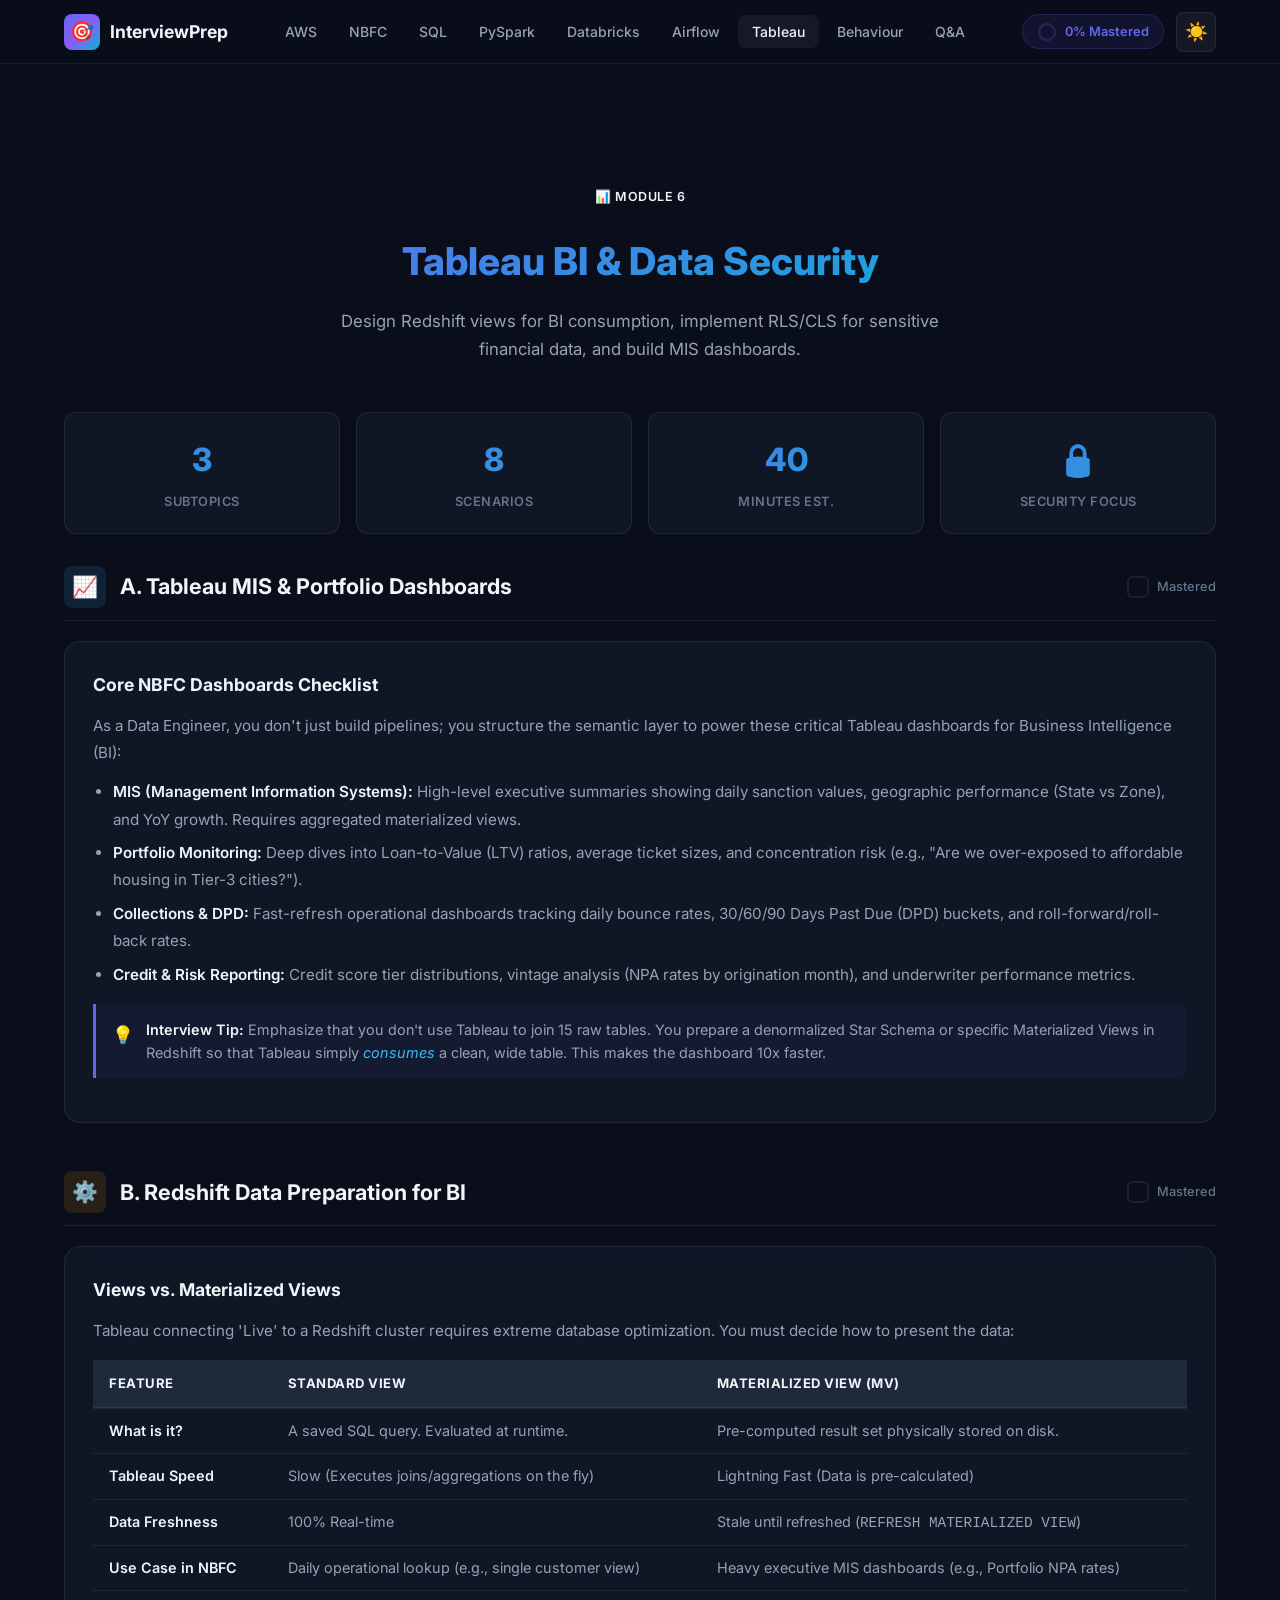
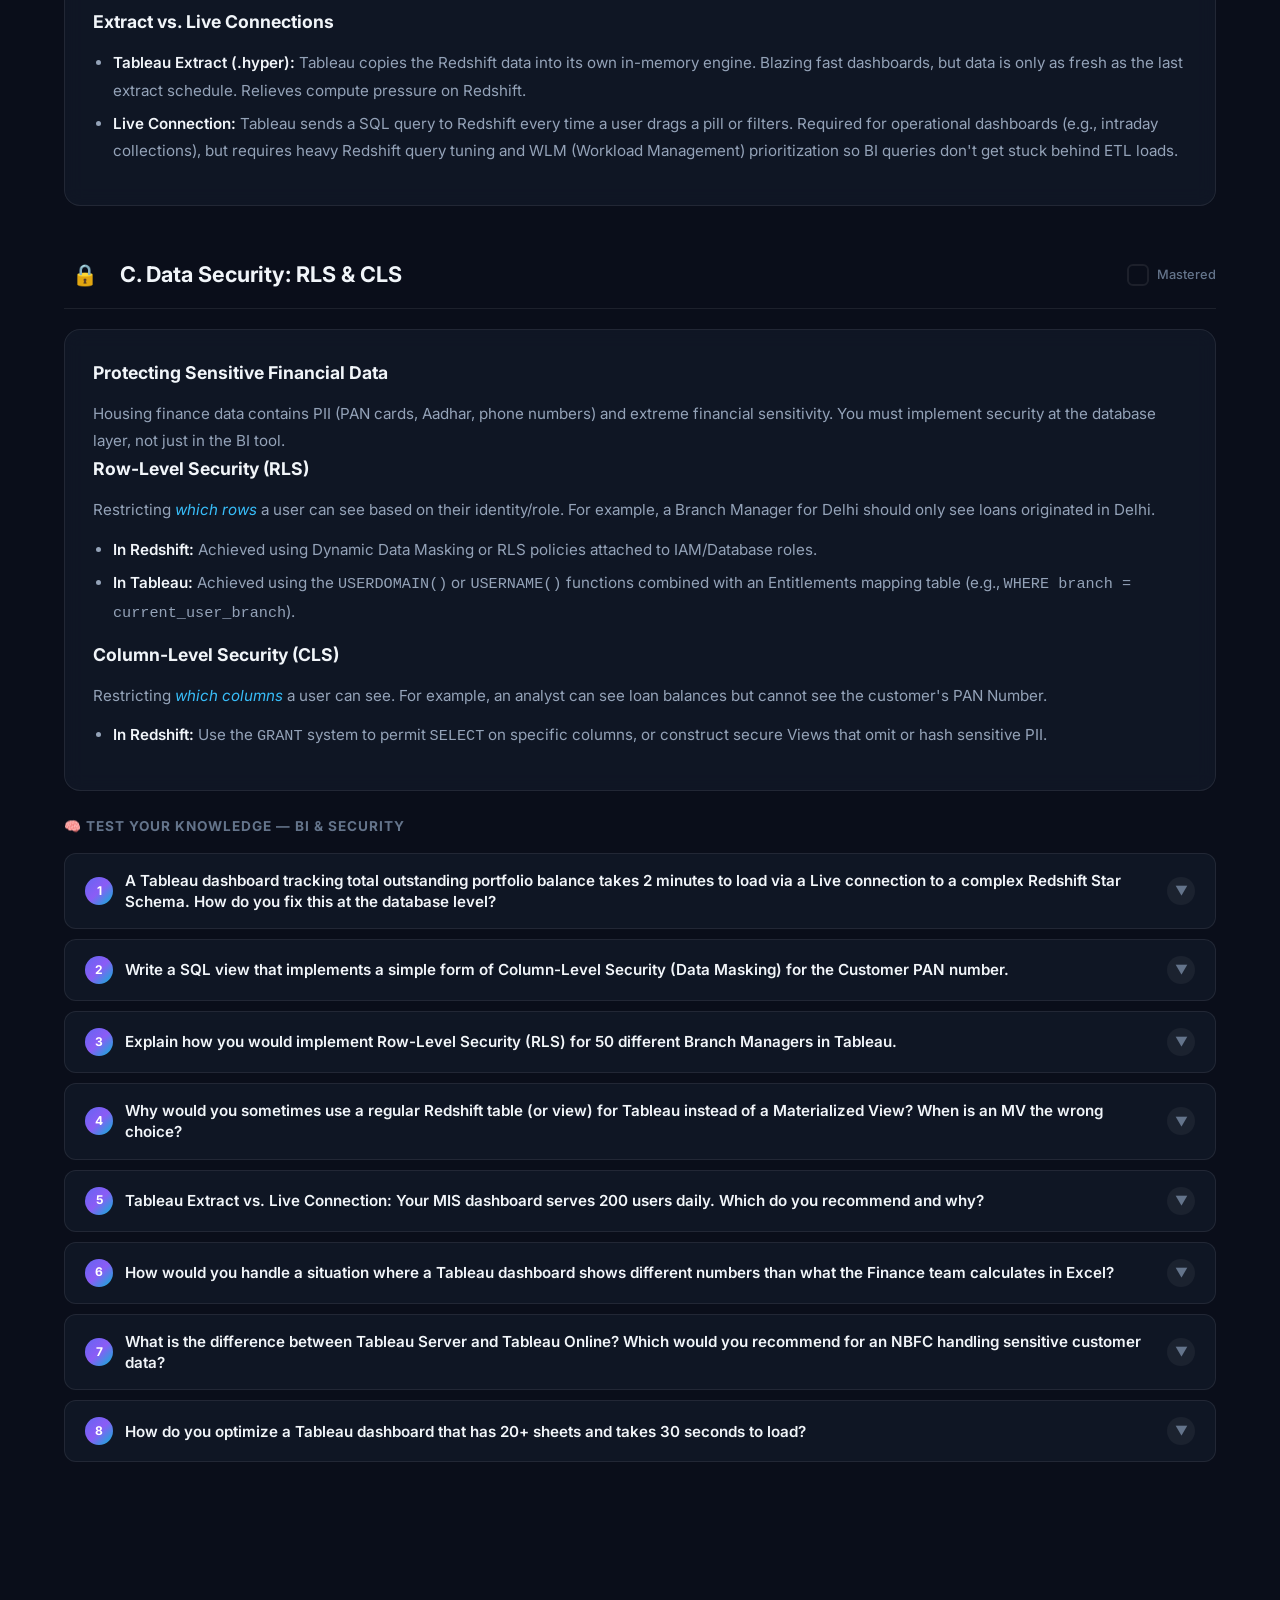
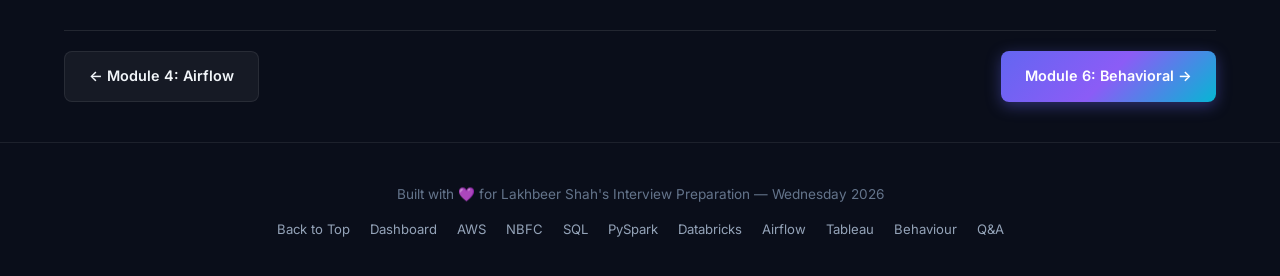
<file: modules/tableau.html>
<!DOCTYPE html>
<html lang="en" data-theme="dark">
<head>
  <meta charset="UTF-8">
  <meta name="viewport" content="width=device-width, initial-scale=1.0">
  <meta name="description" content="Comprehensive Interview Prep Portal for Data Engineer role at NBFC Housing Finance — Tableau & BI.">
  <title>NBFC Data Engineer Interview Mastery | Tableau BI</title>
  <link rel="stylesheet" href="../assets/css/styles.css">
</head>
<body>

<!-- ===== NAVIGATION ===== -->
<nav class="navbar" id="navbar">
  <div class="nav-content">
    <a href="../index.html" class="nav-brand">
      <span class="brand-icon">🎯</span>
      <span>InterviewPrep</span>
    </a>

    <ul class="nav-links" id="navLinks">
      <li><a href="aws.html">AWS</a></li>
      <li><a href="domain.html">NBFC</a></li>
      <li><a href="sql.html">SQL</a></li>
      <li><a href="pyspark.html">PySpark</a></li>
      <li><a href="databricks.html">Databricks</a></li>
      <li><a href="airflow.html">Airflow</a></li>
      <li><a href="tableau.html">Tableau</a></li>
      <li><a href="behavioral.html">Behaviour</a></li>
      <li><a href="interview.html">Q&amp;A</a></li>
    </ul>

    <div class="nav-actions">
      <div class="progress-badge">
        <svg class="progress-ring" viewBox="0 0 20 20">
          <circle cx="10" cy="10" r="8" fill="none" stroke="rgba(99,102,241,0.2)" stroke-width="2.5"/>
          <circle id="progressRing" cx="10" cy="10" r="8" fill="none" stroke="#6366f1" stroke-width="2.5"
                  stroke-dasharray="50.26" stroke-dashoffset="50.26" stroke-linecap="round"
                  transform="rotate(-90 10 10)" style="transition: stroke-dashoffset 0.5s ease;"/>
        </svg>
        <span id="progressText">0% Mastered</span>
      </div>
      <button class="theme-toggle" id="themeToggle" aria-label="Toggle theme">🌙</button>
      <button class="nav-toggle" id="navToggle" aria-label="Toggle menu">☰</button>
    </div>
  </div>
</nav>

<main style="padding-top:100px;">
<!-- ============================================================ -->
<!-- MODULE 6: TABLEAU BI & ANALYTICS                             -->
<!-- ============================================================ -->
<section class="section" id="module-tableau">
  <div class="section-header animate-in">
    <span class="section-badge check-icon">📊 Module 6</span>
    <h2>Tableau BI & Data Security</h2>
    <p>Design Redshift views for BI consumption, implement RLS/CLS for sensitive financial data, and build MIS dashboards.</p>
  </div>

  <div class="stats-row animate-in">
    <div class="stat-card">
      <div class="stat-value">3</div>
      <div class="stat-label">Subtopics</div>
    </div>
    <div class="stat-card">
      <div class="stat-value">8</div>
      <div class="stat-label">Scenarios</div>
    </div>
    <div class="stat-card">
      <div class="stat-value">40</div>
      <div class="stat-label">Minutes Est.</div>
    </div>
    <div class="stat-card">
      <div class="stat-value">🔒</div>
      <div class="stat-label">Security Focus</div>
    </div>
  </div>

  <!-- SUBTOPIC A: Tableau Dashboard Ecosystem -->
  <div class="subsection animate-in" id="tableau-reporting">
    <div class="subsection-header">
      <div class="subsection-icon sql-icon">📈</div>
      <h3>A. Tableau MIS & Portfolio Dashboards</h3>
      <label class="progress-check">
        <input type="checkbox" id="prog-tab-a">
        <span class="check-custom">✓</span>
        <span class="check-label">Mastered</span>
      </label>
    </div>

    <div class="content-card">
      <h4>Core NBFC Dashboards Checklist</h4>
      <p>As a Data Engineer, you don't just build pipelines; you structure the semantic layer to power these critical Tableau dashboards for Business Intelligence (BI):</p>
      
      <ul>
        <li><strong>MIS (Management Information Systems):</strong> High-level executive summaries showing daily sanction values, geographic performance (State vs Zone), and YoY growth. Requires aggregated materialized views.</li>
        <li><strong>Portfolio Monitoring:</strong> Deep dives into Loan-to-Value (LTV) ratios, average ticket sizes, and concentration risk (e.g., "Are we over-exposed to affordable housing in Tier-3 cities?").</li>
        <li><strong>Collections & DPD:</strong> Fast-refresh operational dashboards tracking daily bounce rates, 30/60/90 Days Past Due (DPD) buckets, and roll-forward/roll-back rates.</li>
        <li><strong>Credit & Risk Reporting:</strong> Credit score tier distributions, vintage analysis (NPA rates by origination month), and underwriter performance metrics.</li>
      </ul>
      
      <div class="key-point">
        <span class="kp-icon">💡</span>
        <span class="kp-text"><strong>Interview Tip:</strong> Emphasize that you don't use Tableau to join 15 raw tables. You prepare a denormalized Star Schema or specific Materialized Views in Redshift so that Tableau simply <em>consumes</em> a clean, wide table. This makes the dashboard 10x faster.</span>
      </div>
    </div>
  </div>

  <!-- SUBTOPIC B: Data Prep for BI in Redshift -->
  <div class="subsection animate-in" id="tableau-prep">
    <div class="subsection-header">
      <div class="subsection-icon aws-icon">⚙️</div>
      <h3>B. Redshift Data Preparation for BI</h3>
      <label class="progress-check">
        <input type="checkbox" id="prog-tab-b">
        <span class="check-custom">✓</span>
        <span class="check-label">Mastered</span>
      </label>
    </div>

    <div class="content-card">
      <h4>Views vs. Materialized Views</h4>
      <p>Tableau connecting 'Live' to a Redshift cluster requires extreme database optimization. You must decide how to present the data:</p>

      <table class="data-table">
        <thead>
          <tr><th>Feature</th><th>Standard View</th><th>Materialized View (MV)</th></tr>
        </thead>
        <tbody>
          <tr><td><strong>What is it?</strong></td><td>A saved SQL query. Evaluated at runtime.</td><td>Pre-computed result set physically stored on disk.</td></tr>
          <tr><td><strong>Tableau Speed</strong></td><td>Slow (Executes joins/aggregations on the fly)</td><td>Lightning Fast (Data is pre-calculated)</td></tr>
          <tr><td><strong>Data Freshness</strong></td><td>100% Real-time</td><td>Stale until refreshed (<code>REFRESH MATERIALIZED VIEW</code>)</td></tr>
          <tr><td><strong>Use Case in NBFC</strong></td><td>Daily operational lookup (e.g., single customer view)</td><td>Heavy executive MIS dashboards (e.g., Portfolio NPA rates)</td></tr>
        </tbody>
      </table>

      <h4>Extract vs. Live Connections</h4>
      <ul>
        <li><strong>Tableau Extract (.hyper):</strong> Tableau copies the Redshift data into its own in-memory engine. Blazing fast dashboards, but data is only as fresh as the last extract schedule. Relieves compute pressure on Redshift.</li>
        <li><strong>Live Connection:</strong> Tableau sends a SQL query to Redshift every time a user drags a pill or filters. Required for operational dashboards (e.g., intraday collections), but requires heavy Redshift query tuning and WLM (Workload Management) prioritization so BI queries don't get stuck behind ETL loads.</li>
      </ul>
    </div>
  </div>

  <!-- SUBTOPIC C: Data Security (RLS & CLS) -->
  <div class="subsection animate-in" id="tableau-security">
    <div class="subsection-header">
      <div class="subsection-icon check-icon">🔒</div>
      <h3>C. Data Security: RLS & CLS</h3>
      <label class="progress-check">
        <input type="checkbox" id="prog-tab-c">
        <span class="check-custom">✓</span>
        <span class="check-label">Mastered</span>
      </label>
    </div>

    <div class="content-card">
      <h4>Protecting Sensitive Financial Data</h4>
      <p>Housing finance data contains PII (PAN cards, Aadhar, phone numbers) and extreme financial sensitivity. You must implement security at the database layer, not just in the BI tool.</p>

      <h4>Row-Level Security (RLS)</h4>
      <p>Restricting <em>which rows</em> a user can see based on their identity/role. For example, a Branch Manager for Delhi should only see loans originated in Delhi.</p>
      <ul>
        <li><strong>In Redshift:</strong> Achieved using Dynamic Data Masking or RLS policies attached to IAM/Database roles.</li>
        <li><strong>In Tableau:</strong> Achieved using the <code>USERDOMAIN()</code> or <code>USERNAME()</code> functions combined with an Entitlements mapping table (e.g., <code>WHERE branch = current_user_branch</code>).</li>
      </ul>

      <h4>Column-Level Security (CLS)</h4>
      <p>Restricting <em>which columns</em> a user can see. For example, an analyst can see loan balances but cannot see the customer's PAN Number.</p>
      <ul>
        <li><strong>In Redshift:</strong> Use the <code>GRANT</code> system to permit <code>SELECT</code> on specific columns, or construct secure Views that omit or hash sensitive PII.</li>
      </ul>
    </div>

    <div class="qa-section">
      <div class="qa-section-title">🧠 Test Your Knowledge — BI & Security</div>

      <div class="qa-item">
        <div class="qa-question">
          <span class="qa-q-number">1</span>
          <span class="qa-q-text">A Tableau dashboard tracking total outstanding portfolio balance takes 2 minutes to load via a Live connection to a complex Redshift Star Schema. How do you fix this at the database level?</span>
          <span class="qa-toggle-icon">▼</span>
        </div>
        <div class="qa-answer">
          <div class="qa-answer-inner">
            <p><strong>Solution: Implement a Materialized View.</strong></p>
            <p>Instead of forcing Redshift to join the massive <code>fact_loan_account</code> to <code>dim_branch</code>, <code>dim_product</code>, and <code>dim_time</code> every time a user opens the dashboard, create a Materialized View that pre-joins and pre-aggregates the grain (e.g., aggregate balances by Date, Branch, and Product). Then point Tableau to this MV instead. Set up a daily/hourly schedule to run <code>REFRESH MATERIALIZED VIEW</code> immediately after the ETL load finishes.</p>
          </div>
        </div>
      </div>

      <div class="qa-item">
        <div class="qa-question">
          <span class="qa-q-number">2</span>
          <span class="qa-q-text">Write a SQL view that implements a simple form of Column-Level Security (Data Masking) for the Customer PAN number.</span>
          <span class="qa-toggle-icon">▼</span>
        </div>
        <div class="qa-answer">
          <div class="qa-answer-inner">
            <div class="code-block">
              <div class="code-header"><span class="code-lang">SQL — View with Data Masking</span><button class="code-copy">Copy</button></div>
              <pre><span class="token-keyword">CREATE OR REPLACE VIEW</span> secure.vw_dim_customer <span class="token-keyword">AS</span>
<span class="token-keyword">SELECT</span> 
    customer_id,
    customer_name,
    credit_score,
    <span class="token-comment">-- Mask the first 5 chars and 4 digits of PAN, expose only last char</span>
    <span class="token-string">'XXXXX'</span> || <span class="token-function">SUBSTRING</span>(pan_number, <span class="token-number">6</span>, <span class="token-number">4</span>) || <span class="token-string">'X'</span> <span class="token-keyword">AS</span> masked_pan
<span class="token-keyword">FROM</span> dwh.dim_customer;</pre>
            </div>
            <p>You then <code>REVOKE</code> access to the base <code>dim_customer</code> table for BI users, and <code>GRANT SELECT</code> on <code>secure.vw_dim_customer</code>. Tableau users can never access the raw PAN.</p>
          </div>
        </div>
      </div>

      <div class="qa-item">
        <div class="qa-question">
          <span class="qa-q-number">3</span>
          <span class="qa-q-text">Explain how you would implement Row-Level Security (RLS) for 50 different Branch Managers in Tableau.</span>
          <span class="qa-toggle-icon">▼</span>
        </div>
        <div class="qa-answer">
          <div class="qa-answer-inner">
            <p><strong>Step 1: Create an Entitlements Table in Redshift:</strong> Create a mapping table (e.g., <code>rls_branch_mapping</code>) containing two columns: <code>user_email</code> and <code>branch_id</code>.</p>
            <p><strong>Step 2: Join in Tableau:</strong> In the Tableau Data Source screen, join the primary Fact table to this <code>rls_branch_mapping</code> table on <code>branch_id</code>.</p>
            <p><strong>Step 3: User Filter using USERNAME():</strong> Create a data source filter in Tableau using the boolean logic: <code>[user_email] = USERNAME()</code>. When a Branch Manager logs in, Tableau dynamically filters the entire dataset so the context only contains rows where the branch ID matches their email in the entitlements table.</p>
          </div>
        </div>
      </div>

      <div class="qa-item">
        <div class="qa-question">
          <span class="qa-q-number">4</span>
          <span class="qa-q-text">Why would you sometimes use a regular Redshift table (or view) for Tableau instead of a Materialized View? When is an MV the wrong choice?</span>
          <span class="qa-toggle-icon">▼</span>
        </div>
        <div class="qa-answer">
          <div class="qa-answer-inner">
            <p><strong>MV is wrong when:</strong></p>
            <ul>
              <li><strong>Real-time data is required:</strong> An MV is stale until refreshed. If the Collections team needs intraday DPD status (e.g., "has the customer paid in the last hour?"), an MV refreshed once a day will show yesterday's data. Use a regular View or Live connection to the base table instead.</li>
              <li><strong>Underlying tables change frequently:</strong> MVs must be refreshed after every source change. If you have 50 MVs chained together and ETL runs every 15 minutes, the refresh cascade becomes a maintenance nightmare.</li>
              <li><strong>Complex SQL not supported:</strong> Redshift MVs do NOT support CTEs, subqueries in the FROM clause, or certain window functions. If your Tableau logic needs these, you must use a standard View or a pre-built summary table.</li>
              <li><strong>Storage cost:</strong> MVs physically store data, doubling storage for large tables. For a 500M row fact table, the MV could consume significant disk space.</li>
            </ul>
            <p><strong>Best practice:</strong> Use MVs for heavy aggregation dashboards (MIS, portfolio summaries). Use regular Views/tables for operational, drill-down dashboards that need fresh data.</p>
          </div>
        </div>
      </div>

      <div class="qa-item">
        <div class="qa-question">
          <span class="qa-q-number">5</span>
          <span class="qa-q-text">Tableau Extract vs. Live Connection: Your MIS dashboard serves 200 users daily. Which do you recommend and why?</span>
          <span class="qa-toggle-icon">▼</span>
        </div>
        <div class="qa-answer">
          <div class="qa-answer-inner">
            <p><strong>Use a Tableau Extract (.hyper).</strong> With 200 concurrent users, each hitting "Live" would generate 200 simultaneous SQL queries to Redshift every time someone filters or scrolls. This competes with ETL loads and will crush your Redshift WLM queue.</p>
            <p><strong>Architecture:</strong> Schedule the extract to refresh once after the nightly ETL completes (e.g., 6:00 AM). Tableau Server's in-memory Hyper engine serves all 200 users from the cached extract — Redshift is only hit once. This reduces Redshift compute cost by ~95% for BI workloads.</p>
            <p><strong>Exception:</strong> Use Live only for operational dashboards where 1-2 power users need real-time data (e.g., intraday collections tracking).</p>
          </div>
        </div>
      </div>

      <div class="qa-item">
        <div class="qa-question">
          <span class="qa-q-number">6</span>
          <span class="qa-q-text">How would you handle a situation where a Tableau dashboard shows different numbers than what the Finance team calculates in Excel?</span>
          <span class="qa-toggle-icon">▼</span>
        </div>
        <div class="qa-answer">
          <div class="qa-answer-inner">
            <p>This is the most common real-world problem. A systematic debugging approach:</p>
            <ol>
              <li><strong>Check the grain:</strong> Finance often uses loan-level data while Tableau might be aggregating at account-level. If a customer has 2 loans, the dashboard might double-count.</li>
              <li><strong>Check the filters:</strong> The Excel report might exclude cancelled/rejected loans while the Tableau view includes them. Compare WHERE clause logic.</li>
              <li><strong>Check the date logic:</strong> Finance might use "sanction date" while the dashboard uses "disbursement date" — these can differ by weeks.</li>
              <li><strong>Check data freshness:</strong> The extract might have refreshed at 6 AM but the source data was updated at 8 AM. Finance has the 8 AM data.</li>
              <li><strong>Reconciliation query:</strong> Write a SQL query that exactly replicates the Finance team's Excel formula, run it on Redshift, and compare row-by-row.</li>
            </ol>
            <p><strong>Prevention:</strong> Build a "Data Reconciliation" tab into every dashboard showing source row count, load timestamp, and key aggregate checksums.</p>
          </div>
        </div>
      </div>

      <div class="qa-item">
        <div class="qa-question">
          <span class="qa-q-number">7</span>
          <span class="qa-q-text">What is the difference between Tableau Server and Tableau Online? Which would you recommend for an NBFC handling sensitive customer data?</span>
          <span class="qa-toggle-icon">▼</span>
        </div>
        <div class="qa-answer">
          <div class="qa-answer-inner">
            <table class="data-table">
              <thead><tr><th>Feature</th><th>Tableau Server</th><th>Tableau Online (Cloud)</th></tr></thead>
              <tbody>
                <tr><td><strong>Hosting</strong></td><td>Self-hosted (on-prem or private cloud)</td><td>Fully managed SaaS by Salesforce</td></tr>
                <tr><td><strong>Data Residency</strong></td><td>Full control — data stays in your VPC</td><td>Data stored in Tableau's cloud (US/EU regions)</td></tr>
                <tr><td><strong>Security</strong></td><td>Complete firewall/VPN control</td><td>SSO + Tableau's security layer</td></tr>
                <tr><td><strong>Cost</strong></td><td>Higher (hardware + maintenance)</td><td>Lower (subscription-based)</td></tr>
              </tbody>
            </table>
            <p><strong>For NBFC:</strong> Recommend <strong>Tableau Server</strong> deployed within the AWS VPC (same as Redshift). NBFCs handle PAN numbers, Aadhar data, and financial records — RBI data localization guidelines require this data to stay within India. Tableau Online stores data outside the organization's control, which is a compliance risk.</p>
          </div>
        </div>
      </div>

      <div class="qa-item">
        <div class="qa-question">
          <span class="qa-q-number">8</span>
          <span class="qa-q-text">How do you optimize a Tableau dashboard that has 20+ sheets and takes 30 seconds to load?</span>
          <span class="qa-toggle-icon">▼</span>
        </div>
        <div class="qa-answer">
          <div class="qa-answer-inner">
            <p><strong>Performance optimization checklist:</strong></p>
            <ol>
              <li><strong>Reduce the data volume at source:</strong> Point Tableau to a pre-aggregated MV instead of the raw fact table. If the dashboard shows monthly trends, aggregate to month-level in Redshift.</li>
              <li><strong>Use context filters:</strong> A context filter (e.g., Region) runs first and reduces the dataset BEFORE other filters apply. Without it, Tableau evaluates all filters independently against the full dataset.</li>
              <li><strong>Minimize calculated fields:</strong> Move heavy calculations (CASE WHEN, LOD expressions) into the Redshift view/MV so Tableau receives pre-computed values.</li>
              <li><strong>Reduce sheet count:</strong> Use a tabbed layout instead of cramming 20 sheets into one dashboard. Each sheet generates a separate SQL query.</li>
              <li><strong>Use Extracts over Live:</strong> Especially if the data doesn't need to be real-time.</li>
            </ol>
          </div>
        </div>
      </div>
    </div>
  </div>
</section>

<div class="page-navigation animate-in" style="display:flex; justify-content:space-between; margin-top:40px; padding-top:20px; border-top:1px solid rgba(255,255,255,0.1);"><a href="airflow.html" class="btn btn-secondary">← Module 4: Airflow</a><a href="behavioral.html" class="btn btn-primary">Module 6: Behavioral →</a></div>
</main>

<!-- ===== FOOTER ===== -->
<footer class="footer">
  <p>Built with 💜 for Lakhbeer Shah's Interview Preparation — Wednesday 2026</p>
  <div class="footer-links">
    <a href="#navbar">Back to Top</a>
    <a href="../index.html">Dashboard</a>
    <a href="aws.html">AWS</a>
    <a href="domain.html">NBFC</a>
    <a href="sql.html">SQL</a>
    <a href="pyspark.html">PySpark</a>
    <a href="databricks.html">Databricks</a>
    <a href="airflow.html">Airflow</a>
    <a href="tableau.html">Tableau</a>
    <a href="behavioral.html">Behaviour</a>
    <a href="interview.html">Q&amp;A</a>
  </div>
</footer>

<script src="../assets/js/script.js"></script>
</body>
</html>
</file>
<file: assets/css/styles.css>
/* ===== DESIGN SYSTEM & CSS VARIABLES ===== */
@import url('https://fonts.googleapis.com/css2?family=Inter:wght@300;400;500;600;700;800;900&family=JetBrains+Mono:wght@400;500;600;700&display=swap');

:root {
  /* Dark Mode (Default) */
  --bg-primary: #0a0e1a;
  --bg-secondary: #111827;
  --bg-card: rgba(17, 24, 39, 0.85);
  --bg-card-hover: rgba(30, 41, 59, 0.95);
  --bg-glass: rgba(255, 255, 255, 0.03);
  --bg-glass-border: rgba(255, 255, 255, 0.08);
  --bg-code: #1e293b;
  --bg-input: rgba(255, 255, 255, 0.05);

  --text-primary: #f1f5f9;
  --text-secondary: #94a3b8;
  --text-muted: #64748b;
  --text-accent: #38bdf8;

  --accent-primary: #6366f1;
  --accent-secondary: #8b5cf6;
  --accent-tertiary: #06b6d4;
  --accent-success: #10b981;
  --accent-warning: #f59e0b;
  --accent-danger: #ef4444;
  --accent-info: #38bdf8;

  --gradient-primary: linear-gradient(135deg, #6366f1, #8b5cf6, #06b6d4);
  --gradient-hero: linear-gradient(135deg, #0f172a 0%, #1e1b4b 30%, #0f172a 60%, #164e63 100%);
  --gradient-card: linear-gradient(135deg, rgba(99, 102, 241, 0.08), rgba(6, 182, 212, 0.05));
  --gradient-accent: linear-gradient(135deg, #6366f1, #06b6d4);

  --border-color: rgba(255, 255, 255, 0.08);
  --border-hover: rgba(99, 102, 241, 0.4);

  --shadow-sm: 0 1px 2px rgba(0, 0, 0, 0.3);
  --shadow-md: 0 4px 12px rgba(0, 0, 0, 0.4);
  --shadow-lg: 0 8px 32px rgba(0, 0, 0, 0.5);
  --shadow-glow: 0 0 40px rgba(99, 102, 241, 0.15);

  --radius-sm: 8px;
  --radius-md: 12px;
  --radius-lg: 16px;
  --radius-xl: 24px;

  --transition-fast: 0.15s ease;
  --transition-normal: 0.3s ease;
  --transition-slow: 0.5s ease;

  --nav-height: 64px;
  --max-width: 1200px;
}

/* Light Mode */
[data-theme="light"] {
  --bg-primary: #f8fafc;
  --bg-secondary: #ffffff;
  --bg-card: rgba(255, 255, 255, 0.9);
  --bg-card-hover: rgba(241, 245, 249, 0.95);
  --bg-glass: rgba(255, 255, 255, 0.7);
  --bg-glass-border: rgba(0, 0, 0, 0.08);
  --bg-code: #f1f5f9;
  --bg-input: rgba(0, 0, 0, 0.04);

  --text-primary: #0f172a;
  --text-secondary: #475569;
  --text-muted: #94a3b8;
  --text-accent: #4f46e5;

  --gradient-hero: linear-gradient(135deg, #f8fafc 0%, #e0e7ff 30%, #f8fafc 60%, #cffafe 100%);
  --gradient-card: linear-gradient(135deg, rgba(99, 102, 241, 0.06), rgba(6, 182, 212, 0.04));

  --border-color: rgba(0, 0, 0, 0.08);
  --border-hover: rgba(99, 102, 241, 0.3);

  --shadow-sm: 0 1px 3px rgba(0, 0, 0, 0.08);
  --shadow-md: 0 4px 12px rgba(0, 0, 0, 0.1);
  --shadow-lg: 0 8px 32px rgba(0, 0, 0, 0.12);
  --shadow-glow: 0 0 40px rgba(99, 102, 241, 0.08);
}

/* ===== RESET & BASE ===== */
*, *::before, *::after {
  margin: 0;
  padding: 0;
  box-sizing: border-box;
}

html {
  scroll-behavior: smooth;
  scroll-padding-top: calc(var(--nav-height) + 24px);
  font-size: 16px;
}

body {
  font-family: 'Inter', -apple-system, BlinkMacSystemFont, sans-serif;
  background: var(--bg-primary);
  color: var(--text-primary);
  line-height: 1.7;
  min-height: 100vh;
  transition: background var(--transition-normal), color var(--transition-normal);
  -webkit-font-smoothing: antialiased;
  -moz-osx-font-smoothing: grayscale;
}

/* ===== SCROLLBAR ===== */
::-webkit-scrollbar {
  width: 8px;
}
::-webkit-scrollbar-track {
  background: var(--bg-primary);
}
::-webkit-scrollbar-thumb {
  background: var(--accent-primary);
  border-radius: 4px;
}
::-webkit-scrollbar-thumb:hover {
  background: var(--accent-secondary);
}

/* ===== NAVIGATION ===== */
.navbar {
  position: fixed;
  top: 0;
  left: 0;
  right: 0;
  height: var(--nav-height);
  background: rgba(10, 14, 26, 0.85);
  backdrop-filter: blur(20px);
  -webkit-backdrop-filter: blur(20px);
  border-bottom: 1px solid var(--border-color);
  z-index: 1000;
  transition: all var(--transition-normal);
}

[data-theme="light"] .navbar {
  background: rgba(248, 250, 252, 0.85);
}

.navbar.scrolled {
  box-shadow: var(--shadow-md);
}

.nav-content {
  max-width: var(--max-width);
  margin: 0 auto;
  padding: 0 24px;
  height: 100%;
  display: flex;
  align-items: center;
  justify-content: space-between;
}

.nav-brand {
  display: flex;
  align-items: center;
  gap: 10px;
  text-decoration: none;
  color: var(--text-primary);
  font-weight: 700;
  font-size: 1.1rem;
}

.nav-brand .brand-icon {
  width: 36px;
  height: 36px;
  background: var(--gradient-primary);
  border-radius: var(--radius-sm);
  display: flex;
  align-items: center;
  justify-content: center;
  font-size: 1.2rem;
}

.nav-links {
  display: flex;
  align-items: center;
  gap: 4px;
  list-style: none;
}

.nav-links a {
  color: var(--text-secondary);
  text-decoration: none;
  padding: 8px 14px;
  border-radius: var(--radius-sm);
  font-size: 0.875rem;
  font-weight: 500;
  transition: all var(--transition-fast);
  white-space: nowrap;
}

.nav-links a:hover,
.nav-links a.active {
  color: var(--text-primary);
  background: var(--bg-input);
}

.nav-actions {
  display: flex;
  align-items: center;
  gap: 12px;
}

.theme-toggle {
  width: 40px;
  height: 40px;
  border: 1px solid var(--border-color);
  border-radius: var(--radius-sm);
  background: var(--bg-input);
  color: var(--text-secondary);
  cursor: pointer;
  display: flex;
  align-items: center;
  justify-content: center;
  font-size: 1.15rem;
  transition: all var(--transition-fast);
}

.theme-toggle:hover {
  background: var(--bg-card-hover);
  color: var(--text-primary);
  border-color: var(--border-hover);
}

.progress-badge {
  display: flex;
  align-items: center;
  gap: 8px;
  padding: 6px 14px;
  background: rgba(99, 102, 241, 0.1);
  border: 1px solid rgba(99, 102, 241, 0.2);
  border-radius: 50px;
  font-size: 0.8rem;
  font-weight: 600;
  color: var(--accent-primary);
}

.progress-badge .progress-ring {
  width: 20px;
  height: 20px;
}

/* Mobile nav */
.nav-toggle {
  display: none;
  width: 40px;
  height: 40px;
  border: 1px solid var(--border-color);
  border-radius: var(--radius-sm);
  background: var(--bg-input);
  color: var(--text-secondary);
  cursor: pointer;
  font-size: 1.2rem;
  align-items: center;
  justify-content: center;
}

@media (max-width: 1024px) {
  .nav-links {
    position: fixed;
    top: var(--nav-height);
    left: 0;
    right: 0;
    background: var(--bg-secondary);
    border-bottom: 1px solid var(--border-color);
    flex-direction: column;
    padding: 12px;
    gap: 4px;
    transform: translateY(-120%);
    transition: transform var(--transition-normal);
    box-shadow: var(--shadow-lg);
  }

  .nav-links.open {
    transform: translateY(0);
  }

  .nav-links a {
    width: 100%;
    padding: 12px 16px;
  }

  .nav-toggle {
    display: flex;
  }
  
  .progress-badge {
    display: none;
  }
}

/* ===== HERO SECTION ===== */
.hero {
  min-height: 100vh;
  display: flex;
  align-items: center;
  justify-content: center;
  background: var(--gradient-hero);
  position: relative;
  overflow: hidden;
  padding: calc(var(--nav-height) + 40px) 24px 60px;
}

.hero::before {
  content: '';
  position: absolute;
  inset: 0;
  background: 
    radial-gradient(600px circle at 20% 50%, rgba(99, 102, 241, 0.12), transparent 50%),
    radial-gradient(500px circle at 80% 30%, rgba(6, 182, 212, 0.08), transparent 50%),
    radial-gradient(400px circle at 50% 80%, rgba(139, 92, 246, 0.06), transparent 50%);
  animation: heroGlow 8s ease-in-out infinite alternate;
}

@keyframes heroGlow {
  0% { opacity: 0.6; }
  100% { opacity: 1; }
}

/* Animated grid */
.hero-grid {
  position: absolute;
  inset: 0;
  background-image:
    linear-gradient(rgba(99, 102, 241, 0.03) 1px, transparent 1px),
    linear-gradient(90deg, rgba(99, 102, 241, 0.03) 1px, transparent 1px);
  background-size: 60px 60px;
  animation: gridMove 20s linear infinite;
}

@keyframes gridMove {
  0% { background-position: 0 0; }
  100% { background-position: 60px 60px; }
}

.hero-content {
  position: relative;
  z-index: 1;
  text-align: center;
  max-width: 800px;
}

.hero-badge {
  display: inline-flex;
  align-items: center;
  gap: 8px;
  padding: 8px 18px;
  background: rgba(99, 102, 241, 0.1);
  border: 1px solid rgba(99, 102, 241, 0.2);
  border-radius: 50px;
  font-size: 0.85rem;
  font-weight: 600;
  color: var(--accent-primary);
  margin-bottom: 24px;
  animation: fadeInUp 0.6s ease;
}

.hero-badge .pulse {
  width: 8px;
  height: 8px;
  background: var(--accent-success);
  border-radius: 50%;
  animation: pulse 2s ease-in-out infinite;
}

@keyframes pulse {
  0%, 100% { opacity: 1; transform: scale(1); }
  50% { opacity: 0.5; transform: scale(1.3); }
}

.hero h1 {
  font-size: clamp(2.2rem, 5vw, 3.8rem);
  font-weight: 900;
  line-height: 1.1;
  margin-bottom: 16px;
  background: var(--gradient-accent);
  -webkit-background-clip: text;
  -webkit-text-fill-color: transparent;
  background-clip: text;
  animation: fadeInUp 0.6s ease 0.1s both;
}

.hero .hero-subtitle {
  font-size: clamp(1rem, 2vw, 1.25rem);
  color: var(--text-secondary);
  margin-bottom: 12px;
  font-weight: 400;
  animation: fadeInUp 0.6s ease 0.2s both;
}

.hero-tech-tags {
  display: flex;
  flex-wrap: wrap;
  justify-content: center;
  gap: 8px;
  margin-bottom: 32px;
  animation: fadeInUp 0.6s ease 0.3s both;
}

.tech-tag {
  padding: 6px 14px;
  background: var(--bg-glass);
  border: 1px solid var(--bg-glass-border);
  border-radius: 50px;
  font-size: 0.8rem;
  font-weight: 500;
  color: var(--text-secondary);
  backdrop-filter: blur(10px);
}

.hero-countdown {
  display: flex;
  justify-content: center;
  gap: 16px;
  margin-bottom: 36px;
  animation: fadeInUp 0.6s ease 0.4s both;
}

.countdown-item {
  display: flex;
  flex-direction: column;
  align-items: center;
  gap: 4px;
}

.countdown-value {
  font-size: 2.2rem;
  font-weight: 800;
  background: var(--gradient-accent);
  -webkit-background-clip: text;
  -webkit-text-fill-color: transparent;
  background-clip: text;
  font-variant-numeric: tabular-nums;
}

.countdown-label {
  font-size: 0.7rem;
  text-transform: uppercase;
  letter-spacing: 1px;
  color: var(--text-muted);
  font-weight: 600;
}

.hero-quote {
  font-style: italic;
  color: var(--text-muted);
  font-size: 0.95rem;
  padding: 16px 24px;
  border-left: 3px solid var(--accent-primary);
  margin: 0 auto 32px;
  max-width: 500px;
  text-align: left;
  animation: fadeInUp 0.6s ease 0.5s both;
}

.hero-actions {
  display: flex;
  justify-content: center;
  gap: 12px;
  flex-wrap: wrap;
  animation: fadeInUp 0.6s ease 0.6s both;
}

.btn {
  display: inline-flex;
  align-items: center;
  gap: 8px;
  padding: 12px 24px;
  border-radius: var(--radius-sm);
  font-size: 0.9rem;
  font-weight: 600;
  text-decoration: none;
  cursor: pointer;
  border: none;
  transition: all var(--transition-fast);
  font-family: inherit;
}

.btn-primary {
  background: var(--gradient-primary);
  color: white;
  box-shadow: 0 4px 15px rgba(99, 102, 241, 0.4);
}

.btn-primary:hover {
  transform: translateY(-2px);
  box-shadow: 0 6px 20px rgba(99, 102, 241, 0.5);
}

.btn-secondary {
  background: var(--bg-input);
  color: var(--text-primary);
  border: 1px solid var(--border-color);
}

.btn-secondary:hover {
  background: var(--bg-card-hover);
  border-color: var(--border-hover);
}

/* ===== MAIN CONTENT AREA ===== */
main {
  max-width: var(--max-width);
  margin: 0 auto;
  padding: 0 24px;
}

/* ===== SECTION HEADER ===== */
.section {
  padding: 80px 0;
}

.section-header {
  text-align: center;
  margin-bottom: 48px;
}

.section-badge {
  display: inline-flex;
  align-items: center;
  gap: 8px;
  padding: 6px 16px;
  border-radius: 50px;
  font-size: 0.78rem;
  font-weight: 600;
  letter-spacing: 0.5px;
  text-transform: uppercase;
  margin-bottom: 16px;
}

.section-badge.aws { background: rgba(255, 153, 0, 0.1); color: #f59e0b; border: 1px solid rgba(255, 153, 0, 0.2); }
.section-badge.domain { background: rgba(16, 185, 129, 0.1); color: #10b981; border: 1px solid rgba(16, 185, 129, 0.2); }
.section-badge.sql { background: rgba(56, 189, 248, 0.1); color: #38bdf8; border: 1px solid rgba(56, 189, 248, 0.2); }
.section-badge.behavioral { background: rgba(139, 92, 246, 0.1); color: #8b5cf6; border: 1px solid rgba(139, 92, 246, 0.2); }

.section-header h2 {
  font-size: clamp(1.8rem, 3vw, 2.5rem);
  font-weight: 800;
  margin-bottom: 12px;
  background: var(--gradient-accent);
  -webkit-background-clip: text;
  -webkit-text-fill-color: transparent;
  background-clip: text;
}

.section-header p {
  font-size: 1.05rem;
  color: var(--text-secondary);
  max-width: 600px;
  margin: 0 auto;
}

/* ===== SUBSECTION / TOPIC CARD ===== */
.subsection {
  margin-bottom: 48px;
}

.subsection-header {
  display: flex;
  align-items: center;
  gap: 14px;
  margin-bottom: 20px;
  padding-bottom: 12px;
  border-bottom: 1px solid var(--border-color);
}

.subsection-icon {
  width: 42px;
  height: 42px;
  border-radius: var(--radius-sm);
  display: flex;
  align-items: center;
  justify-content: center;
  font-size: 1.3rem;
  flex-shrink: 0;
}

.subsection-icon.aws-icon { background: rgba(255, 153, 0, 0.12); }
.subsection-icon.domain-icon { background: rgba(16, 185, 129, 0.12); }
.subsection-icon.sql-icon { background: rgba(56, 189, 248, 0.12); }
.subsection-icon.behavioral-icon { background: rgba(139, 92, 246, 0.12); }

.subsection-header h3 {
  font-size: 1.35rem;
  font-weight: 700;
  color: var(--text-primary);
}

.subsection-header .progress-check {
  margin-left: auto;
}

/* ===== CONTENT CARD ===== */
.content-card {
  background: var(--bg-card);
  border: 1px solid var(--border-color);
  border-radius: var(--radius-lg);
  padding: 28px;
  margin-bottom: 20px;
  backdrop-filter: blur(10px);
  transition: all var(--transition-normal);
}

.content-card:hover {
  border-color: var(--border-hover);
  box-shadow: var(--shadow-glow);
}

.content-card h4 {
  font-size: 1.1rem;
  font-weight: 700;
  color: var(--text-primary);
  margin-bottom: 12px;
}

.content-card p,
.content-card li {
  color: var(--text-secondary);
  line-height: 1.8;
  font-size: 0.95rem;
}

.content-card ul,
.content-card ol {
  padding-left: 20px;
  margin: 12px 0;
}

.content-card li {
  margin-bottom: 6px;
}

.content-card strong {
  color: var(--text-primary);
  font-weight: 600;
}

.content-card em {
  color: var(--accent-info);
}

/* Key Point Callouts */
.key-point {
  display: flex;
  gap: 12px;
  padding: 14px 16px;
  background: rgba(99, 102, 241, 0.06);
  border-left: 3px solid var(--accent-primary);
  border-radius: 0 var(--radius-sm) var(--radius-sm) 0;
  margin: 16px 0;
}

.key-point.warning {
  background: rgba(245, 158, 11, 0.06);
  border-left-color: var(--accent-warning);
}

.key-point.success {
  background: rgba(16, 185, 129, 0.06);
  border-left-color: var(--accent-success);
}

.key-point .kp-icon {
  font-size: 1.1rem;
  flex-shrink: 0;
  margin-top: 2px;
}

.key-point .kp-text {
  font-size: 0.9rem;
  color: var(--text-secondary);
  line-height: 1.6;
}

/* ===== CODE BLOCKS ===== */
.code-block {
  background: var(--bg-code);
  border: 1px solid var(--border-color);
  border-radius: var(--radius-md);
  margin: 16px 0;
  overflow: hidden;
}

.code-header {
  display: flex;
  align-items: center;
  justify-content: space-between;
  padding: 10px 16px;
  background: rgba(0, 0, 0, 0.2);
  border-bottom: 1px solid var(--border-color);
}

.code-lang {
  font-size: 0.75rem;
  font-weight: 600;
  text-transform: uppercase;
  color: var(--text-muted);
  letter-spacing: 0.5px;
}

.code-copy {
  padding: 4px 10px;
  font-size: 0.75rem;
  background: var(--bg-input);
  border: 1px solid var(--border-color);
  border-radius: 4px;
  color: var(--text-secondary);
  cursor: pointer;
  font-family: inherit;
  transition: all var(--transition-fast);
}

.code-copy:hover {
  background: var(--bg-card-hover);
  color: var(--text-primary);
}

.code-copy.copied {
  background: rgba(16, 185, 129, 0.15);
  border-color: rgba(16, 185, 129, 0.3);
  color: var(--accent-success);
}

.code-block pre {
  padding: 16px;
  overflow-x: auto;
  font-family: 'JetBrains Mono', monospace;
  font-size: 0.85rem;
  line-height: 1.65;
  color: var(--text-primary);
  tab-size: 2;
}

.code-block code {
  font-family: inherit;
}

/* Inline code */
.inline-code {
  background: var(--bg-code);
  padding: 2px 8px;
  border-radius: 4px;
  font-family: 'JetBrains Mono', monospace;
  font-size: 0.85em;
  color: var(--accent-tertiary);
  border: 1px solid var(--border-color);
}

/* ===== Q&A ACCORDION ===== */
.qa-section {
  margin-top: 24px;
}

.qa-section-title {
  font-size: 0.85rem;
  font-weight: 700;
  text-transform: uppercase;
  letter-spacing: 1px;
  color: var(--text-muted);
  margin-bottom: 14px;
  display: flex;
  align-items: center;
  gap: 8px;
}

.qa-item {
  background: var(--bg-card);
  border: 1px solid var(--border-color);
  border-radius: var(--radius-md);
  margin-bottom: 10px;
  overflow: hidden;
  transition: all var(--transition-normal);
}

.qa-item:hover {
  border-color: var(--border-hover);
}

.qa-question {
  display: flex;
  align-items: center;
  gap: 12px;
  padding: 16px 20px;
  cursor: pointer;
  user-select: none;
  transition: background var(--transition-fast);
}

.qa-question:hover {
  background: var(--bg-glass);
}

.qa-q-number {
  width: 28px;
  height: 28px;
  background: var(--gradient-primary);
  border-radius: 50%;
  display: flex;
  align-items: center;
  justify-content: center;
  font-size: 0.75rem;
  font-weight: 700;
  color: white;
  flex-shrink: 0;
}

.qa-q-text {
  flex: 1;
  font-size: 0.95rem;
  font-weight: 600;
  color: var(--text-primary);
  line-height: 1.4;
}

.qa-toggle-icon {
  width: 28px;
  height: 28px;
  border-radius: 50%;
  background: var(--bg-input);
  display: flex;
  align-items: center;
  justify-content: center;
  font-size: 0.8rem;
  color: var(--text-muted);
  transition: all var(--transition-fast);
  flex-shrink: 0;
}

.qa-item.open .qa-toggle-icon {
  transform: rotate(180deg);
  background: rgba(99, 102, 241, 0.15);
  color: var(--accent-primary);
}

.qa-answer {
  max-height: 0;
  overflow: hidden;
  transition: max-height 0.4s ease;
}

.qa-answer-inner {
  padding: 0 20px 20px;
  padding-left: 60px;
}

.qa-answer-inner p,
.qa-answer-inner li {
  color: var(--text-secondary);
  font-size: 0.92rem;
  line-height: 1.8;
}

.qa-answer-inner ul,
.qa-answer-inner ol {
  padding-left: 20px;
  margin: 8px 0;
}

.qa-answer-inner li {
  margin-bottom: 4px;
}

.qa-answer-inner strong {
  color: var(--text-primary);
}

/* ===== PROGRESS CHECKBOX ===== */
.progress-check {
  display: flex;
  align-items: center;
  gap: 8px;
  cursor: pointer;
  user-select: none;
}

.progress-check input[type="checkbox"] {
  display: none;
}

.check-custom {
  width: 22px;
  height: 22px;
  border: 2px solid var(--border-color);
  border-radius: 6px;
  display: flex;
  align-items: center;
  justify-content: center;
  transition: all var(--transition-fast);
  font-size: 0.75rem;
  color: transparent;
}

.progress-check input:checked + .check-custom {
  background: var(--accent-success);
  border-color: var(--accent-success);
  color: white;
}

.check-label {
  font-size: 0.8rem;
  font-weight: 500;
  color: var(--text-muted);
}

.progress-check input:checked ~ .check-label {
  color: var(--accent-success);
}

/* ===== SQL SCENARIO ===== */
.sql-scenario {
  background: var(--gradient-card);
  border: 1px solid var(--border-color);
  border-radius: var(--radius-lg);
  padding: 24px;
  margin-bottom: 20px;
}

.scenario-label {
  display: inline-flex;
  align-items: center;
  gap: 6px;
  padding: 4px 12px;
  background: rgba(56, 189, 248, 0.1);
  border: 1px solid rgba(56, 189, 248, 0.2);
  border-radius: 50px;
  font-size: 0.72rem;
  font-weight: 700;
  text-transform: uppercase;
  letter-spacing: 0.5px;
  color: var(--accent-info);
  margin-bottom: 12px;
}

.sql-scenario h4 {
  font-size: 1.05rem;
  font-weight: 700;
  margin-bottom: 8px;
  color: var(--text-primary);
}

.sql-scenario p {
  color: var(--text-secondary);
  font-size: 0.92rem;
  margin-bottom: 16px;
}

.reveal-btn {
  display: inline-flex;
  align-items: center;
  gap: 8px;
  padding: 10px 20px;
  background: var(--bg-input);
  border: 1px solid var(--border-color);
  border-radius: var(--radius-sm);
  color: var(--accent-info);
  font-size: 0.85rem;
  font-weight: 600;
  cursor: pointer;
  font-family: inherit;
  transition: all var(--transition-fast);
}

.reveal-btn:hover {
  background: rgba(56, 189, 248, 0.1);
  border-color: rgba(56, 189, 248, 0.3);
}

.reveal-btn.revealed {
  background: rgba(16, 185, 129, 0.1);
  border-color: rgba(16, 185, 129, 0.3);
  color: var(--accent-success);
}

.sql-solution {
  max-height: 0;
  overflow: hidden;
  transition: max-height 0.5s ease;
}

.sql-solution-inner {
  padding-top: 16px;
}

/* ===== FLASHCARD (Behavioral) ===== */
.flashcard {
  background: var(--bg-card);
  border: 1px solid var(--border-color);
  border-radius: var(--radius-lg);
  overflow: hidden;
  margin-bottom: 16px;
  transition: all var(--transition-normal);
  position: relative;
}

.flashcard::before {
  content: '';
  position: absolute;
  top: 0;
  left: 0;
  right: 0;
  height: 3px;
  background: var(--gradient-primary);
}

.flashcard:hover {
  border-color: var(--border-hover);
  box-shadow: var(--shadow-glow);
}

.flashcard-front {
  display: flex;
  align-items: center;
  gap: 14px;
  padding: 20px 24px;
  cursor: pointer;
}

.flashcard-icon {
  width: 40px;
  height: 40px;
  background: rgba(139, 92, 246, 0.1);
  border-radius: var(--radius-sm);
  display: flex;
  align-items: center;
  justify-content: center;
  font-size: 1.2rem;
  flex-shrink: 0;
}

.flashcard-title {
  flex: 1;
  font-size: 1rem;
  font-weight: 600;
  color: var(--text-primary);
}

.flashcard-toggle {
  font-size: 0.85rem;
  color: var(--accent-secondary);
  font-weight: 500;
}

.flashcard-back {
  max-height: 0;
  overflow: hidden;
  transition: max-height 0.5s ease;
}

.flashcard-back-inner {
  padding: 0 24px 24px;
  border-top: 1px solid var(--border-color);
  padding-top: 20px;
}

.flashcard-back-inner p,
.flashcard-back-inner li {
  color: var(--text-secondary);
  font-size: 0.92rem;
  line-height: 1.8;
}

.flashcard-back-inner ul,
.flashcard-back-inner ol {
  padding-left: 20px;
  margin: 8px 0;
}

.flashcard-back-inner li {
  margin-bottom: 6px;
}

.flashcard-back-inner strong {
  color: var(--text-primary);
}

.script-block {
  background: rgba(139, 92, 246, 0.06);
  border: 1px solid rgba(139, 92, 246, 0.15);
  border-radius: var(--radius-sm);
  padding: 16px;
  margin: 12px 0;
}

.script-block .script-label {
  font-size: 0.72rem;
  font-weight: 700;
  text-transform: uppercase;
  letter-spacing: 1px;
  color: var(--accent-secondary);
  margin-bottom: 8px;
}

.script-block p {
  font-style: italic;
  color: var(--text-primary) !important;
  line-height: 1.7;
}

/* ===== STATS CARDS ===== */
.stats-row {
  display: grid;
  grid-template-columns: repeat(auto-fit, minmax(200px, 1fr));
  gap: 16px;
  margin-bottom: 32px;
}

.stat-card {
  background: var(--bg-card);
  border: 1px solid var(--border-color);
  border-radius: var(--radius-md);
  padding: 20px;
  text-align: center;
  transition: all var(--transition-normal);
}

.stat-card:hover {
  border-color: var(--border-hover);
  transform: translateY(-2px);
}

.stat-value {
  font-size: 2rem;
  font-weight: 800;
  background: var(--gradient-accent);
  -webkit-background-clip: text;
  -webkit-text-fill-color: transparent;
  background-clip: text;
}

.stat-label {
  font-size: 0.8rem;
  color: var(--text-muted);
  text-transform: uppercase;
  letter-spacing: 0.5px;
  font-weight: 600;
  margin-top: 4px;
}

/* ===== TABLE STYLES ===== */
.data-table {
  width: 100%;
  border-collapse: collapse;
  margin: 16px 0;
  font-size: 0.9rem;
}

.data-table th {
  padding: 12px 16px;
  text-align: left;
  font-weight: 700;
  color: var(--text-primary);
  background: var(--bg-code);
  border-bottom: 2px solid var(--border-color);
  font-size: 0.82rem;
  text-transform: uppercase;
  letter-spacing: 0.5px;
}

.data-table td {
  padding: 10px 16px;
  border-bottom: 1px solid var(--border-color);
  color: var(--text-secondary);
}

.data-table tr:hover td {
  background: var(--bg-glass);
}

/* ===== DIAGRAM / FLOW ===== */
.flow-diagram {
  display: flex;
  flex-wrap: wrap;
  align-items: center;
  justify-content: center;
  gap: 8px;
  margin: 20px 0;
  padding: 24px;
  background: var(--bg-glass);
  border: 1px solid var(--border-color);
  border-radius: var(--radius-md);
}

.flow-step {
  padding: 10px 18px;
  background: var(--bg-card);
  border: 1px solid var(--border-color);
  border-radius: var(--radius-sm);
  font-size: 0.85rem;
  font-weight: 600;
  color: var(--text-primary);
  text-align: center;
  min-width: 100px;
}

.flow-arrow {
  color: var(--accent-primary);
  font-size: 1.2rem;
  font-weight: 700;
}

/* ===== FOOTER ===== */
.footer {
  border-top: 1px solid var(--border-color);
  padding: 40px 24px;
  text-align: center;
  margin-top: 40px;
}

.footer p {
  color: var(--text-muted);
  font-size: 0.85rem;
}

.footer .footer-links {
  display: flex;
  justify-content: center;
  gap: 20px;
  margin-top: 12px;
}

.footer .footer-links a {
  color: var(--text-secondary);
  text-decoration: none;
  font-size: 0.82rem;
  transition: color var(--transition-fast);
}

.footer .footer-links a:hover {
  color: var(--accent-primary);
}

/* ===== ANIMATIONS ===== */
@keyframes fadeInUp {
  from {
    opacity: 0;
    transform: translateY(20px);
  }
  to {
    opacity: 1;
    transform: translateY(0);
  }
}

.animate-in {
  opacity: 0;
  transform: translateY(20px);
  transition: opacity 0.5s ease, transform 0.5s ease;
}

.animate-in.visible {
  opacity: 1;
  transform: translateY(0);
}

/* ===== RESPONSIVE ===== */
@media (max-width: 768px) {
  .hero {
    padding: calc(var(--nav-height) + 24px) 16px 40px;
  }

  .hero h1 {
    font-size: 2rem;
  }

  .hero-countdown {
    gap: 10px;
  }

  .countdown-value {
    font-size: 1.6rem;
  }

  .section {
    padding: 48px 0;
  }

  .content-card {
    padding: 20px;
  }

  .qa-answer-inner {
    padding-left: 20px;
  }

  .subsection-header h3 {
    font-size: 1.15rem;
  }

  .flow-diagram {
    flex-direction: column;
  }

  .flow-arrow {
    transform: rotate(90deg);
  }

  .stats-row {
    grid-template-columns: repeat(2, 1fr);
  }

  /* Make tables responsive */
  .data-table {
    display: block;
    overflow-x: auto;
    -webkit-overflow-scrolling: touch;
  }
}

@media (max-width: 480px) {
  .stats-row {
    grid-template-columns: 1fr;
  }
  
  .hero-actions {
    flex-direction: column;
    align-items: center;
  }
  
  .btn {
    width: 100%;
    justify-content: center;
  }
}

/* ==========================================================================
   FLOW DIAGRAMS (Native Implementation)
   ========================================================================== */
.flow-diagram-container {
  display: flex;
  flex-direction: row;
  align-items: center;
  justify-content: center;
  gap: 15px;
  padding: 30px;
  background: rgba(17, 24, 39, 0.4);
  border-radius: 12px;
  border: 1px solid rgba(255, 255, 255, 0.05);
  margin: 30px 0;
  flex-wrap: nowrap;
  overflow-x: auto;
  -webkit-overflow-scrolling: touch;
}

[data-theme="light"] .flow-diagram-container {
  background: rgba(248, 250, 252, 0.8);
  border-color: rgba(0, 0, 0, 0.05);
}

.flow-node {
  background: var(--bg-card);
  border: 1px solid var(--accent-primary);
  padding: 20px;
  border-radius: 8px;
  text-align: center;
  box-shadow: 0 4px 15px rgba(99, 102, 241, 0.1);
  min-width: 140px;
  flex-shrink: 0;
  transition: transform 0.3s, border-color 0.3s, box-shadow 0.3s;
}

.flow-node:hover {
  transform: translateY(-5px);
  border-color: var(--accent-secondary);
  box-shadow: 0 8px 25px rgba(139, 92, 246, 0.2);
}

.flow-node-title {
  font-weight: 700;
  display: block;
  margin-bottom: 8px;
  color: var(--text-main);
  font-size: 1.1rem;
}

.flow-node-desc {
  font-size: 0.85rem;
  color: var(--text-muted);
  line-height: 1.4;
}

.flow-arrow {
  display: flex;
  align-items: center;
  justify-content: center;
  font-size: 1.5rem;
  color: var(--accent-primary);
  font-weight: bold;
  flex-shrink: 0;
  min-width: 30px;
}

/* Modifiers for different node types */
.flow-node.bronze { border-color: #cd7f32; box-shadow: 0 4px 15px rgba(205, 127, 50, 0.1); }
.flow-node.silver { border-color: #c0c0c0; box-shadow: 0 4px 15px rgba(192, 192, 192, 0.1); }
.flow-node.gold { border-color: #ffd700; box-shadow: 0 4px 15px rgba(255, 215, 0, 0.1); }
.flow-node.bronze:hover { border-color: #e69138; box-shadow: 0 8px 25px rgba(205, 127, 50, 0.3); }
.flow-node.silver:hover { border-color: #e0e0e0; box-shadow: 0 8px 25px rgba(192, 192, 192, 0.3); }
.flow-node.gold:hover { border-color: #ffea00; box-shadow: 0 8px 25px rgba(255, 215, 0, 0.3); }

/* Responsive Flowchart (Stack vertically on very tight screens) */
@media (max-width: 768px) {
  .flow-diagram-container {
    flex-wrap: wrap; /* On tablet, allow wrapping if needed, but mostly x-scroll */
  }
}

@media (max-width: 480px) {
  .flow-diagram-container {
    flex-direction: column;
    padding: 20px;
    align-items: stretch;
  }
  
  .flow-arrow {
    transform: rotate(90deg); /* Arrow points down */
    margin: 10px 0;
  }
  
  .flow-node {
    width: 100%;
    min-width: auto;
  }
}

/* Syntax Highlighting (custom tokens) */
.token-keyword { color: #c792ea; }
.token-string { color: #c3e88d; }
.token-number { color: #f78c6c; }
.token-comment { color: #546e7a; font-style: italic; }
.token-function { color: #82aaff; }
.token-table { color: #ffcb6b; }
.token-operator { color: #89ddff; }
</file>
